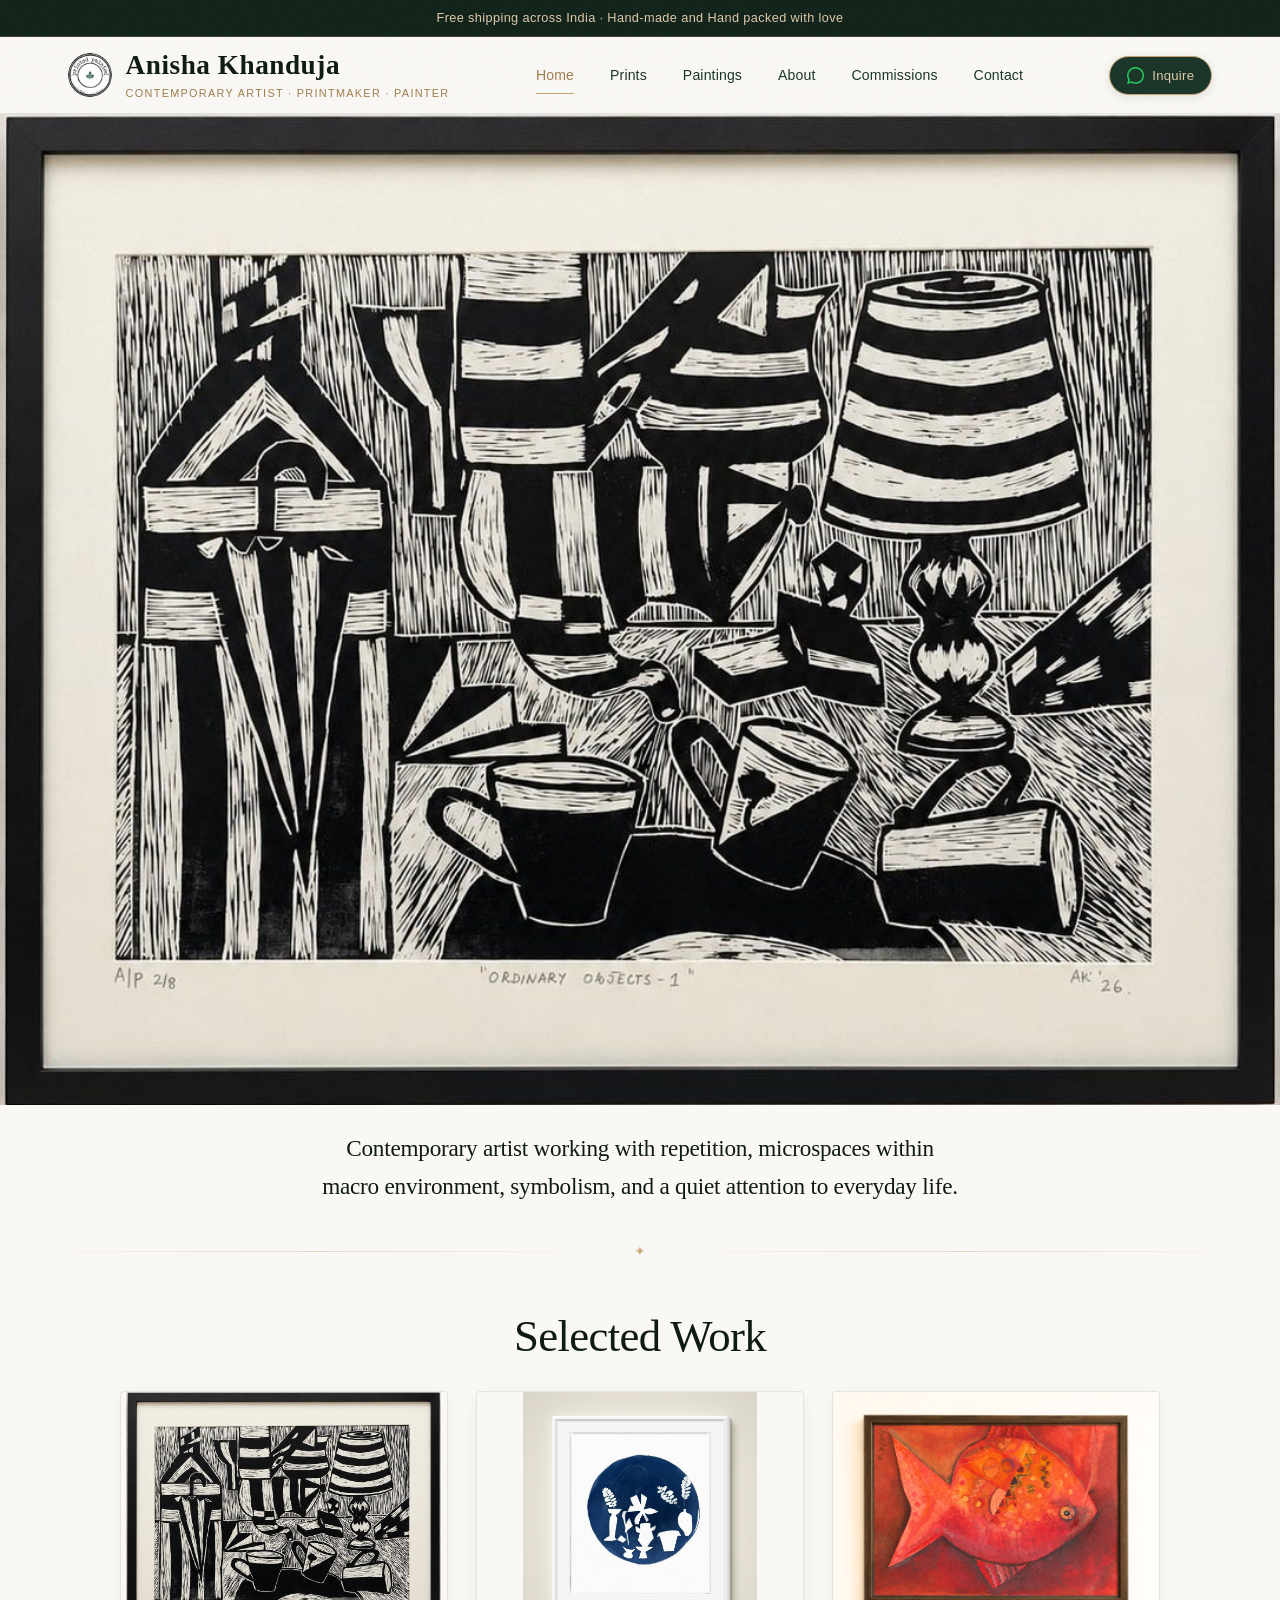
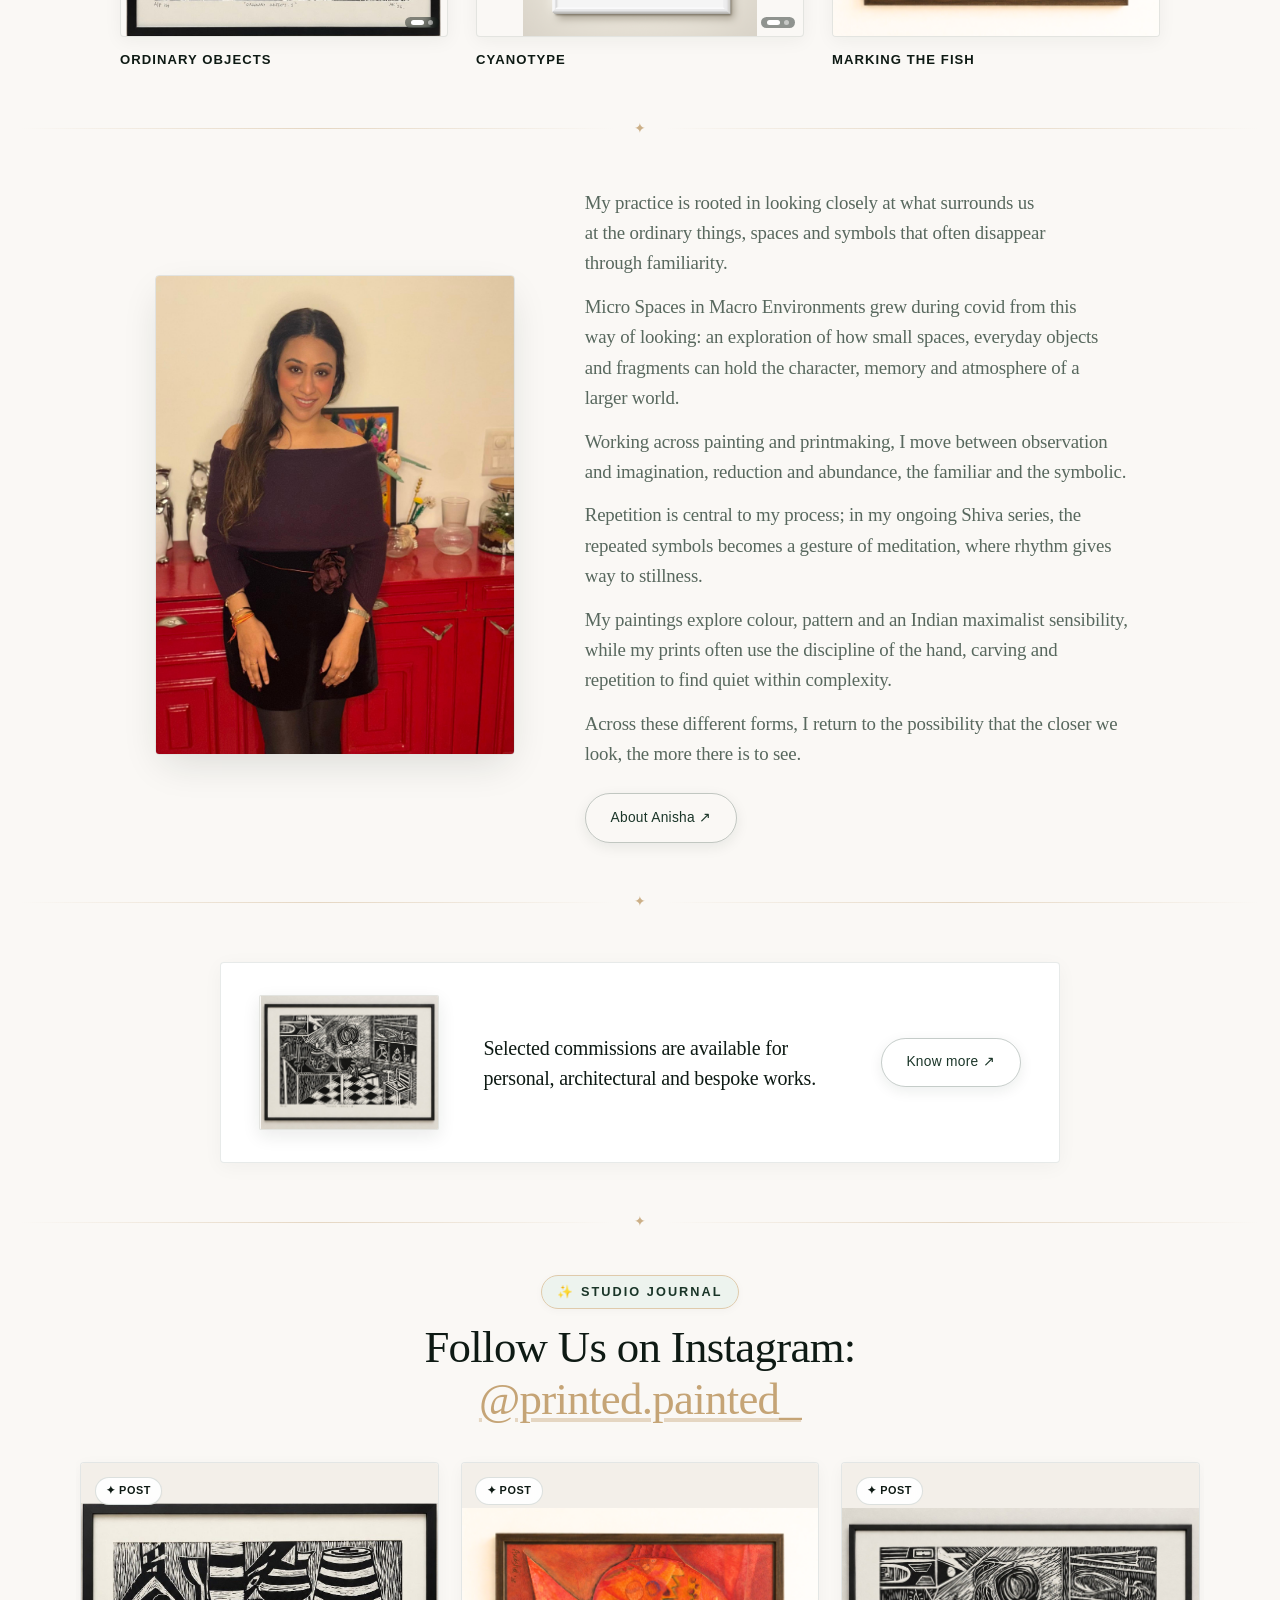
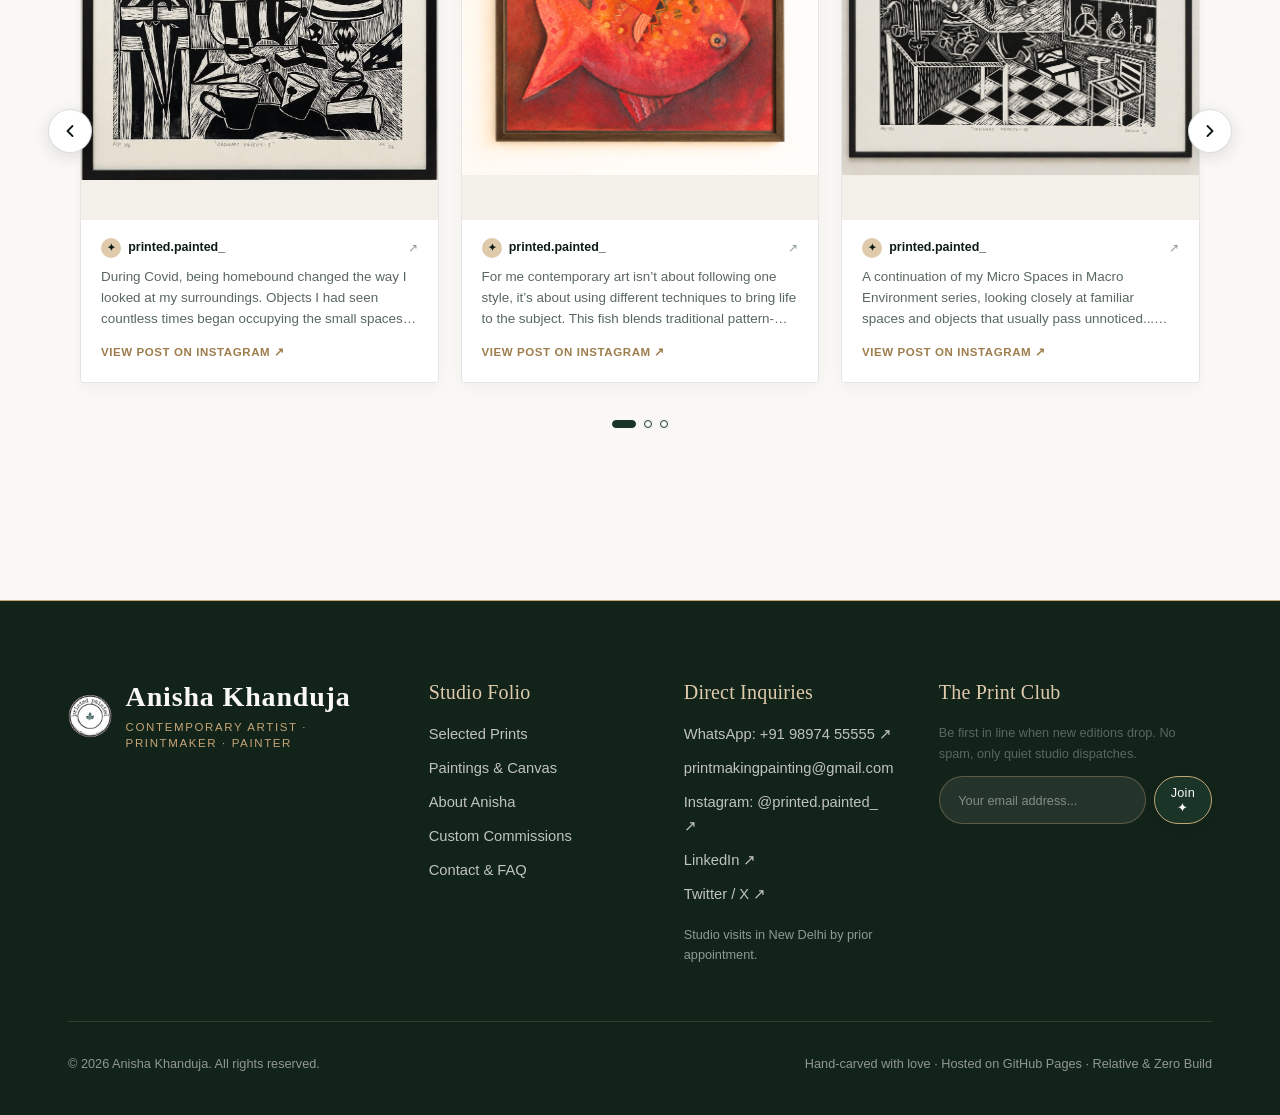
<file: index.html>
<!DOCTYPE html>
<html lang="en">
<head>
  <meta charset="UTF-8">
  <meta name="viewport" content="width=device-width, initial-scale=1.0">
  
  <!-- Security Directives -->
  <meta http-equiv="X-Content-Type-Options" content="nosniff">
  <meta name="referrer" content="strict-origin-when-cross-origin">
  <meta http-equiv="Permissions-Policy" content="camera=(), microphone=(), geolocation=()">
  <meta http-equiv="Content-Security-Policy" content="default-src 'self'; script-src 'self' 'unsafe-inline'; style-src 'self' 'unsafe-inline' https://fonts.googleapis.com; font-src 'self' https://fonts.gstatic.com data:; img-src 'self' data: https:; connect-src 'self' https://formsubmit.co; base-uri 'self'; form-action 'self' https://formsubmit.co;">
  
  <!-- Primary Meta Tags -->
  <title>Anisha Khanduja — Contemporary Artist · Printmaker · Painter</title>
  <meta name="title" content="Anisha Khanduja — Contemporary Artist · Printmaker · Painter">
  <meta name="description" content="Contemporary artist working with repetition, microspaces within macro environment, symbolism, and a quiet attention to everyday life. Original relief prints and paintings by Anisha Khanduja.">
  <meta name="keywords" content="contemporary artist, printmaker, painter, linocut prints, original paintings, relief printing, art monograph, Indian contemporary art">
  <meta name="author" content="Anisha Khanduja">

  <!-- Open Graph / Facebook / Instagram / WhatsApp -->
  <meta property="og:type" content="website">
  <meta property="og:title" content="Anisha Khanduja — Contemporary Artist · Printmaker · Painter">
  <meta property="og:description" content="Contemporary artist working with repetition, microspaces within macro environment, symbolism, and a quiet attention to everyday life.">
  <meta property="og:image" content="assets/img/prints/ordinary-objects-1.jpg">

  <!-- Twitter -->
  <meta property="twitter:card" content="summary_large_image">
  <meta property="twitter:title" content="Anisha Khanduja — Contemporary Artist · Printmaker · Painter">
  <meta property="twitter:description" content="Contemporary artist working with repetition, microspaces within macro environment, symbolism, and a quiet attention to everyday life.">
  <meta property="twitter:image" content="assets/img/prints/ordinary-objects-1.jpg">

  <!-- Favicon -->
  <link rel="icon" type="image/jpeg" href="assets/img/branding/logo.png">

  <!-- Google Fonts: Cormorant Garamond & Plus Jakarta Sans -->
  <link rel="preconnect" href="https://fonts.googleapis.com">
  <link rel="preconnect" href="https://fonts.gstatic.com" crossorigin>
  <link href="https://fonts.googleapis.com/css2?family=Cormorant+Garamond:ital,wght@0,300;0,400;0,500;0,600;0,700;1,400;1,500;1,600&family=Plus+Jakarta+Sans:ital,wght@0,300;0,400;0,500;0,600;0,700;1,400&display=swap" rel="stylesheet">

  <!-- Stylesheet (Relative Path for GitHub Pages) -->
  <link rel="stylesheet" href="css/style.css">
</head>
<body>

  <!-- Announcement Bar -->
  <div class="announcement-bar" role="region" aria-label="Announcement">
    <span>Free shipping across India · Hand-made and Hand packed with love</span>
  </div>

  <!-- Sticky Site Header -->
  <header class="site-header" id="header">
    <div class="container header-inner">
      <!-- Brand Wordmark -->
      <a href="./" class="brand" aria-label="Anisha Khanduja Studio Home">
        <img src="assets/img/branding/logo.png" alt="Anisha Khanduja Logo" class="brand-logo-img">
        <div class="brand-text">
          <span class="brand-name">Anisha Khanduja</span>
          <span class="brand-tagline">Contemporary Artist · Printmaker · Painter</span>
        </div>
      </a>

      <!-- Desktop Navigation -->
      <nav class="site-nav" aria-label="Main Navigation">
        <a href="./" class="nav-link active">Home</a>
        <a href="prints/" class="nav-link">Prints</a>
        <a href="paintings/" class="nav-link">Paintings</a>
        <a href="about/" class="nav-link">About</a>
        <a href="commissions/" class="nav-link">Commissions</a>
        <a href="contact/" class="nav-link">Contact</a>
      </nav>

      <!-- Header Actions (Inquire on WhatsApp & Mobile Menu) -->
      <div class="header-actions">
        <a href="https://wa.me/919897455555" class="header-wa-btn" target="_blank" rel="noopener" aria-label="Inquire on WhatsApp">
          <svg width="17" height="17" viewBox="0 0 24 24" fill="currentColor">
            <path d="M.057 24l1.687-6.163c-1.041-1.804-1.588-3.849-1.587-5.946.003-6.556 5.338-11.891 11.893-11.891 3.181.001 6.167 1.24 8.413 3.488 2.245 2.248 3.481 5.236 3.48 8.414-.003 6.557-5.338 11.892-11.893 11.892-1.99-.001-3.951-.5-5.688-1.448l-6.305 1.654zm6.597-3.807c1.676.995 3.276 1.591 5.392 1.592 5.448 0 9.886-4.434 9.889-9.885.002-5.462-4.415-9.89-9.881-9.892-5.452 0-9.887 4.434-9.889 9.884-.001 2.225.651 3.891 1.746 5.634l-.999 3.648 3.742-.981z"/>
          </svg>
          <span class="header-wa-text">Inquire</span>
        </a>

        <!-- Mobile Hamburger Button -->
        <button class="menu-toggle" id="menu-toggle-btn" aria-label="Toggle navigation menu" aria-expanded="false">
          <span></span>
          <span></span>
          <span></span>
        </button>
      </div>
    </div>
  </header>

  <!-- Mobile Navigation Overlay & Slide Panel -->
  <div class="mobile-nav-overlay" id="mobile-nav-overlay"></div>
  <aside class="mobile-nav-panel" id="mobile-nav-panel" aria-label="Mobile Navigation">
    <div class="mobile-nav-header">
      <div class="brand">
        <img src="assets/img/branding/logo.png" alt="Anisha Khanduja Logo" class="brand-logo-img">
        <div class="brand-text">
          <span class="brand-name">Anisha Khanduja</span>
          <span class="brand-tagline">Contemporary Artist · Printmaker · Painter</span>
        </div>
      </div>
      <button class="modal-close-btn" id="mobile-nav-close" aria-label="Close menu">&times;</button>
    </div>
    <nav class="mobile-nav-links">
      <a href="./" class="mobile-nav-link active">Home</a>
      <a href="prints/" class="mobile-nav-link">Prints</a>
      <a href="paintings/" class="mobile-nav-link">Paintings</a>
      <a href="about/" class="mobile-nav-link">About</a>
      <a href="commissions/" class="mobile-nav-link">Commissions</a>
      <a href="contact/" class="mobile-nav-link">Contact</a>
    </nav>
    <div class="mobile-nav-footer">
      <p style="font-size:var(--text-xs); color:var(--ink-muted); margin-bottom:1rem;">
        Questions about an edition or framing?
      </p>
      <a href="https://wa.me/919897455555" class="btn btn-whatsapp btn-full" target="_blank" rel="noopener">
        Chat on WhatsApp
      </a>
    </div>
  </aside>

  <!-- Main Page Content -->
  <main id="main-content">

    <!-- ================================================================
         HERO SECTION: Editorial Featured Artwork & Artist Intro
         ================================================================ -->
    <section class="hero-portfolio-section" id="hero">
      <!-- Full Horizontal Spread: Object 1 Covers the Entire Horizontal Space -->
      <div class="hero-fullwidth-spread reveal-on-scroll">
        <div class="hero-artwork-stage" id="hero-showcase-stage" title="Inspect relief ink texture">
          <div class="hero-artwork-mat">
            <img class="hero-showcase-img" id="hero-showcase-img" src="assets/img/prints/ordinary-objects-1.jpg" alt="Ordinary Objects I &mdash; artwork by Anisha Khanduja" width="1086" height="841" fetchpriority="high" decoding="async">
          </div>
          <div class="hero-loupe-lens" id="hero-loupe-lens"></div>
        </div>
      </div>

      <div class="container">
        <!-- Quiet Artist Intro (Beneath Featured Artwork, No Heading) -->
        <div class="hero-artist-intro-wrap reveal-on-scroll stagger-1">
          <p class="hero-artist-intro">
            Contemporary artist working with repetition, microspaces within macro environment, symbolism, and a quiet attention to everyday life.
          </p>
        </div>
      </div>
    </section>

    <!-- Gallery Architectural Divider -->
    <div class="gallery-divider" aria-hidden="true">
      <span class="divider-diamond">✦</span>
    </div>

    <!-- ================================================================
         SELECTED WORKS (4 Editorial Images in a Row)
         ================================================================ -->
    <section class="section selected-works-section" id="selected-works">
      <div class="container">
        
        <div class="section-header text-center reveal-on-scroll">
          <h2 class="section-title">Selected Work</h2>
        </div>

        <div class="selected-works-grid reveal-on-scroll">
          
          <!-- 1. ORDINARY OBJECTS (Object 1 & Object 3 Mini-Slideshow) -->
          <div class="selected-work-item">
            <a href="prints/" class="selected-work-card">
              <div class="selected-work-media mini-slideshow" data-mini-slideshow data-interval="3400">
                <img class="mini-slide active" src="assets/img/prints/ordinary-objects-1.jpg" alt="Ordinary Objects 1" loading="lazy">
                <img class="mini-slide" src="assets/img/prints/ordinary-objects-3.jpg" alt="Ordinary Objects 3" loading="lazy">
                <div class="mini-slide-indicators" aria-hidden="true">
                  <span class="mini-slide-dot active"></span>
                  <span class="mini-slide-dot"></span>
                </div>
              </div>
              <h3 class="selected-work-title">ORDINARY OBJECTS</h3>
            </a>
          </div>

          <!-- 2. CYANOTYPE (Cyanotype Circle & Cyanotype Food Slideshow) -->
          <div class="selected-work-item">
            <a href="prints/" class="selected-work-card">
              <div class="selected-work-media mini-slideshow" data-mini-slideshow data-interval="3400">
                <img class="mini-slide active" src="assets/img/cyanotype/cyanotype-circle.png" alt="Cyanotype Circle" loading="lazy">
                <img class="mini-slide" src="assets/img/cyanotype/cyanotype-food.png" alt="Cyanotype Food" loading="lazy">
                <div class="mini-slide-indicators" aria-hidden="true">
                  <span class="mini-slide-dot active"></span>
                  <span class="mini-slide-dot"></span>
                </div>
              </div>
              <h3 class="selected-work-title">CYANOTYPE</h3>
            </a>
          </div>

          <!-- 3. MARKING THE FISH -->
          <div class="selected-work-item">
            <a href="paintings/" class="selected-work-card">
              <div class="selected-work-media">
                <img src="assets/img/paintings/marking-the-fish.png" alt="Marking The Fish by Anisha Khanduja" loading="lazy">
              </div>
              <h3 class="selected-work-title">MARKING THE FISH</h3>
            </a>
          </div>

        </div>

      </div>
    </section>

    <!-- Gallery Architectural Divider -->
    <div class="gallery-divider" aria-hidden="true">
      <span class="divider-diamond">✦</span>
    </div>

    <!-- ================================================================
         ABOUT THE ARTIST (Short statement & photo parallel to text)
         ================================================================ -->
    <section class="section home-about-section" id="about-intro">
      <div class="container">
        <div class="home-about-parallel-grid reveal-on-scroll">
          <div class="home-about-media">
            <img src="assets/img/studio/anisha-khanduja.jpg" alt="Anisha Khanduja in the studio" loading="lazy">
          </div>
          <div class="home-about-content">
            <div class="home-about-text">
              <p>My practice is rooted in looking closely at what surrounds us at the ordinary things, spaces and symbols that often disappear through familiarity.</p>
              <p>Micro Spaces in Macro Environments grew during covid from this way of looking: an exploration of how small spaces, everyday objects and fragments can hold the character, memory and atmosphere of a larger world.</p>
              <p>Working across painting and printmaking, I move between observation and imagination, reduction and abundance, the familiar and the symbolic.</p>
              <p>Repetition is central to my process; in my ongoing Shiva series, the repeated symbols becomes a gesture of meditation, where rhythm gives way to stillness.</p>
              <p>My paintings explore colour, pattern and an Indian maximalist sensibility, while my prints often use the discipline of the hand, carving and repetition to find quiet within complexity.</p>
              <p>Across these different forms, I return to the possibility that the closer we look, the more there is to see.</p>
            </div>
            <div class="home-about-action">
              <a href="about/" class="btn btn-secondary">
                About Anisha ↗
              </a>
            </div>
          </div>
        </div>
      </div>
    </section>

    <!-- Gallery Architectural Divider -->
    <div class="gallery-divider" aria-hidden="true">
      <span class="divider-diamond">✦</span>
    </div>

    <!-- ================================================================
         COMMISSIONS SECTION (Object 3 image reduced, adjacent in same horizon)
         ================================================================ -->
    <section class="section home-commissions-section" id="commissions-intro">
      <div class="container">
        <div class="home-commissions-horizon-wrap reveal-on-scroll">
          <!-- Reduced Compact Image: Object 3 Art Piece -->
          <div class="home-commissions-thumb">
            <img src="assets/img/prints/ordinary-objects-3.jpg" alt="Ordinary Objects III linocut print by Anisha Khanduja" loading="lazy">
          </div>
          <!-- Adjacent in Same Horizon: Text & CTA -->
          <div class="home-commissions-horizon-content">
            <p class="home-commissions-text">
              Selected commissions are available for personal, architectural and bespoke works.
            </p>
            <div class="home-commissions-action">
              <a href="commissions/" class="btn btn-secondary">
                Know more ↗
              </a>
            </div>
          </div>
        </div>
      </div>
    </section>

    <!-- Gallery Architectural Divider -->
    <div class="gallery-divider" aria-hidden="true">
      <span class="divider-diamond">✦</span>
    </div>

    <!-- ================================================================
         INSTAGRAM FEEDS & REELS SLIDESHOW
         ================================================================ -->
    <section class="section insta-strip-section" id="instagram">
      <div class="container">
        <div class="section-header text-center reveal-on-scroll">
          <div class="eyebrow">✨ Studio Journal</div>
          <h2 class="section-title">Follow Us on Instagram: <a href="https://www.instagram.com/printed.painted_/" target="_blank" rel="noopener" class="insta-title-link">@printed.painted_</a></h2>
        </div>

        <!-- Carousel Container -->
        <div class="insta-carousel-wrap reveal-on-scroll stagger-1" id="insta-carousel" aria-roledescription="carousel" aria-label="Instagram posts and reels">
          
          <!-- Prev / Next Controls -->
          <button class="insta-nav-btn insta-prev-btn" id="insta-prev-btn" aria-label="Previous Instagram slide" type="button">
            <svg width="20" height="20" viewBox="0 0 24 24" fill="none" stroke="currentColor" stroke-width="2.2" stroke-linecap="round" stroke-linejoin="round">
              <polyline points="15 18 9 12 15 6"></polyline>
            </svg>
          </button>
          
          <button class="insta-nav-btn insta-next-btn" id="insta-next-btn" aria-label="Next Instagram slide" type="button">
            <svg width="20" height="20" viewBox="0 0 24 24" fill="none" stroke="currentColor" stroke-width="2.2" stroke-linecap="round" stroke-linejoin="round">
              <polyline points="9 18 15 12 9 6"></polyline>
            </svg>
          </button>

          <!-- Slides Track Window -->
          <div class="insta-carousel-viewport" id="insta-viewport">
            <div class="insta-carousel-track" id="insta-track">
              <!-- Slide 1: Post (Ordinary Objects 1) -->
              <div class="insta-slide" data-type="post">
                <a href="https://www.instagram.com/printed.painted_/p/Ddq5JgoifHd/" target="_blank" rel="noopener" class="insta-slide-card" aria-label="View Ordinary Objects 1 post on Instagram">
                  <div class="insta-slide-media">
                    <img src="assets/img/prints/ordinary-objects-1.jpg" alt="Ordinary Objects 1 linocut print" loading="lazy">
                    <span class="insta-badge insta-badge-post">
                      ✦ Post
                    </span>
                  </div>
                  <div class="insta-slide-meta">
                    <div class="insta-account-row">
                      <span class="insta-avatar">✦</span>
                      <span class="insta-username">printed.painted_</span>
                      <span class="insta-icon-glyph">↗</span>
                    </div>
                    <p class="insta-caption">During Covid, being homebound changed the way I looked at my surroundings. Objects I had seen countless times began occupying the small spaces of home as micro spaces within a macro environment.</p>
                    <span class="insta-view-cta">View Post on Instagram ↗</span>
                  </div>
                </a>
              </div>

              <!-- Slide 2: Post (Marking The Fish) -->
              <div class="insta-slide" data-type="post">
                <a href="https://www.instagram.com/printed.painted_/" target="_blank" rel="noopener" class="insta-slide-card" aria-label="View Marking The Fish post on Instagram">
                  <div class="insta-slide-media">
                    <img src="assets/img/paintings/marking-the-fish.png" alt="Marking The Fish acrylic painting on paper" loading="lazy">
                    <span class="insta-badge insta-badge-post">
                      ✦ Post
                    </span>
                  </div>
                  <div class="insta-slide-meta">
                    <div class="insta-account-row">
                      <span class="insta-avatar">✦</span>
                      <span class="insta-username">printed.painted_</span>
                      <span class="insta-icon-glyph">↗</span>
                    </div>
                    <p class="insta-caption">For me contemporary art isn&rsquo;t about following one style, it&rsquo;s about using different techniques to bring life to the subject. This fish blends traditional pattern-making with bold, unapologetic colour.</p>
                    <span class="insta-view-cta">View Post on Instagram ↗</span>
                  </div>
                </a>
              </div>

              <!-- Slide 3: Post (Ordinary Objects 3) -->
              <div class="insta-slide" data-type="post">
                <a href="https://www.instagram.com/p/Ddjf5peDSTY/" target="_blank" rel="noopener" class="insta-slide-card" aria-label="View Ordinary Objects 3 post on Instagram">
                  <div class="insta-slide-media">
                    <img src="assets/img/prints/ordinary-objects-3.jpg" alt="Ordinary Objects 3 linocut print" loading="lazy">
                    <span class="insta-badge insta-badge-post">
                      ✦ Post
                    </span>
                  </div>
                  <div class="insta-slide-meta">
                    <div class="insta-account-row">
                      <span class="insta-avatar">✦</span>
                      <span class="insta-username">printed.painted_</span>
                      <span class="insta-icon-glyph">↗</span>
                    </div>
                    <p class="insta-caption">A continuation of my Micro Spaces in Macro Environment series, looking closely at familiar spaces and objects that usually pass unnoticed... When you sit down to document, you start noticing ordinary things which make home, home.</p>
                    <span class="insta-view-cta">View Post on Instagram ↗</span>
                  </div>
                </a>
              </div>

              <!-- Slide 4: Post (Cyanotype Circle) -->
              <div class="insta-slide" data-type="post">
                <a href="https://www.instagram.com/printed.painted_/" target="_blank" rel="noopener" class="insta-slide-card" aria-label="View Cyanotype Circle on Instagram">
                  <div class="insta-slide-media">
                    <img src="assets/img/prints/cyanotype-circle.png" alt="Cyanotype Circle sun print" loading="lazy">
                    <span class="insta-badge insta-badge-post">
                      ✦ Post
                    </span>
                  </div>
                  <div class="insta-slide-meta">
                    <div class="insta-account-row">
                      <span class="insta-avatar">✦</span>
                      <span class="insta-username">printed.painted_</span>
                      <span class="insta-icon-glyph">↗</span>
                    </div>
                    <p class="insta-caption">Natural solar exposure and water development. Prussian blue tones capturing shadows in sunlight &mdash; an exploration of light, chance, and quiet presence.</p>
                    <span class="insta-view-cta">View Post on Instagram ↗</span>
                  </div>
                </a>
              </div>

              <!-- Slide 5: Post (Foliage Painting) -->
              <div class="insta-slide" data-type="post">
                <a href="https://www.instagram.com/printed.painted_/" target="_blank" rel="noopener" class="insta-slide-card" aria-label="View Foliage painting post on Instagram">
                  <div class="insta-slide-media">
                    <img src="assets/img/paintings/forest-painting.jpg" alt="Foliage painting by Anisha Khanduja" loading="lazy">
                    <span class="insta-badge insta-badge-post">
                      ✦ Post
                    </span>
                  </div>
                  <div class="insta-slide-meta">
                    <div class="insta-account-row">
                      <span class="insta-avatar">✦</span>
                      <span class="insta-username">printed.painted_</span>
                      <span class="insta-icon-glyph">↗</span>
                    </div>
                    <p class="insta-caption">Spent hours painting this and can now confirm: Nature has its own unique shades. It knows how to balance itself perfectly-imperfectly.</p>
                    <span class="insta-view-cta">View Post on Instagram ↗</span>
                  </div>
                </a>
              </div>
            </div>
          </div>

          <!-- Pagination Dots -->
          <div class="insta-carousel-dots" id="insta-dots" aria-label="Slideshow indicators"></div>
          
        </div>

        <!-- Follow on Instagram Action Card -->
        <div class="insta-follow-card reveal-on-scroll stagger-2">
          <div class="insta-follow-content">
            <span class="insta-handle-pill">@printed.painted_</span>
            <p class="insta-follow-text">
              Join <strong>@printed.painted_</strong> on Instagram for behind-the-scenes carve timelapses, new edition announcements, and direct studio messaging.
            </p>
          </div>
          <a href="https://www.instagram.com/printed.painted_/" target="_blank" rel="noopener" class="btn btn-secondary insta-follow-btn">
            Follow on Instagram ↗
          </a>
        </div>

      </div>
    </section>

  </main>

  <!-- ====================================================================
       SITE FOOTER
       ==================================================================== -->
  <footer class="site-footer" id="contact">
    <div class="container">
      <div class="footer-grid">
        <!-- Col 1: Brand & Tagline -->
        <div class="footer-brand">
          <a href="./" class="brand">
            <img src="assets/img/branding/logo.png" alt="Anisha Khanduja Logo" class="brand-logo-img">
            <div class="brand-text">
              <span class="brand-name">Anisha Khanduja</span>
              <span class="brand-tagline">Contemporary Artist · Printmaker · Painter</span>
            </div>
          </a>
        </div>

        <!-- Col 2: Navigation -->
        <div>
          <h4 class="footer-col-title">Studio Folio</h4>
          <div class="footer-links">
            <a href="prints/">Selected Prints</a>
            <a href="paintings/">Paintings & Canvas</a>
            <a href="about/">About Anisha</a>
            <a href="commissions/">Custom Commissions</a>
            <a href="contact/">Contact & FAQ</a>
          </div>
        </div>

        <!-- Col 3: Direct Inquiries -->
        <div>
          <h4 class="footer-col-title">Direct Inquiries</h4>
          <div class="footer-links">
            <a href="https://wa.me/919897455555" target="_blank" rel="noopener">WhatsApp: +91 98974 55555 ↗</a>
            <a href="mailto:printmakingpainting@gmail.com">printmakingpainting@gmail.com</a>
            <a href="https://www.instagram.com/printed.painted_/" target="_blank" rel="noopener">Instagram: @printed.painted_ ↗</a>
            <a href="https://www.linkedin.com/in/dr-anisha-khanduja-98795b39?utm_source=share_via&utm_content=profile&utm_medium=member_android" target="_blank" rel="noopener">LinkedIn ↗</a>
            <a href="https://x.com/AnishaKhanduja?s=20" target="_blank" rel="noopener">Twitter / X ↗</a>
            <span style="font-size:var(--text-xs); color:var(--ink-muted); margin-top:0.5rem;">
              Studio visits in New Delhi by prior appointment.
            </span>
          </div>
        </div>

        <!-- Col 4: Newsletter -->
        <div>
          <h4 class="footer-col-title">The Print Club</h4>
          <p style="font-size:var(--text-xs); color:var(--ink-light); margin-bottom:0.5rem;">
            Be first in line when new editions drop. No spam, only quiet studio dispatches.
          </p>
          <form class="newsletter-form" id="newsletter-form" action="https://formsubmit.co/printmakingpainting@gmail.com" method="POST">
            <input type="hidden" name="_subject" value="New Print Club Subscriber — Anisha Khanduja Studio">
            <input type="hidden" name="_template" value="table">
            <input type="hidden" name="_captcha" value="false">
            <input type="email" name="email" class="newsletter-input" placeholder="Your email address..." required aria-label="Your email address">
            <button type="submit" class="btn btn-sm btn-primary">Join ✦</button>
          </form>
        </div>
      </div>

      <!-- Footer Bottom -->
      <div class="footer-bottom">
        <div>
          © <span id="copyright-year">2026</span> Anisha Khanduja. All rights reserved.
        </div>
        <div>
          Hand-carved with love · Hosted on GitHub Pages · Relative & Zero Build
        </div>
      </div>
    </div>
  </footer>



  <!-- ====================================================================
       ARTWORK DETAIL MODAL (LIGHTBOX)
       ==================================================================== -->
  <div class="modal-overlay" id="artwork-modal-overlay" role="dialog" aria-modal="true" aria-label="Artwork Details">
    <div class="modal-dialog" id="artwork-modal-dialog"></div>
  </div>

  <!-- ====================================================================
       SCRIPTS (Plain Vanilla JS, Zero Build Step, Zero CORS Issues)
       ==================================================================== -->
  <script src="assets/data/products.js"></script>
  <script src="js/cart.js"></script>
  <script src="js/gallery.js"></script>
  <script src="js/ui.js"></script>
  <script src="js/main.js"></script>
</body>
</html>
</file>
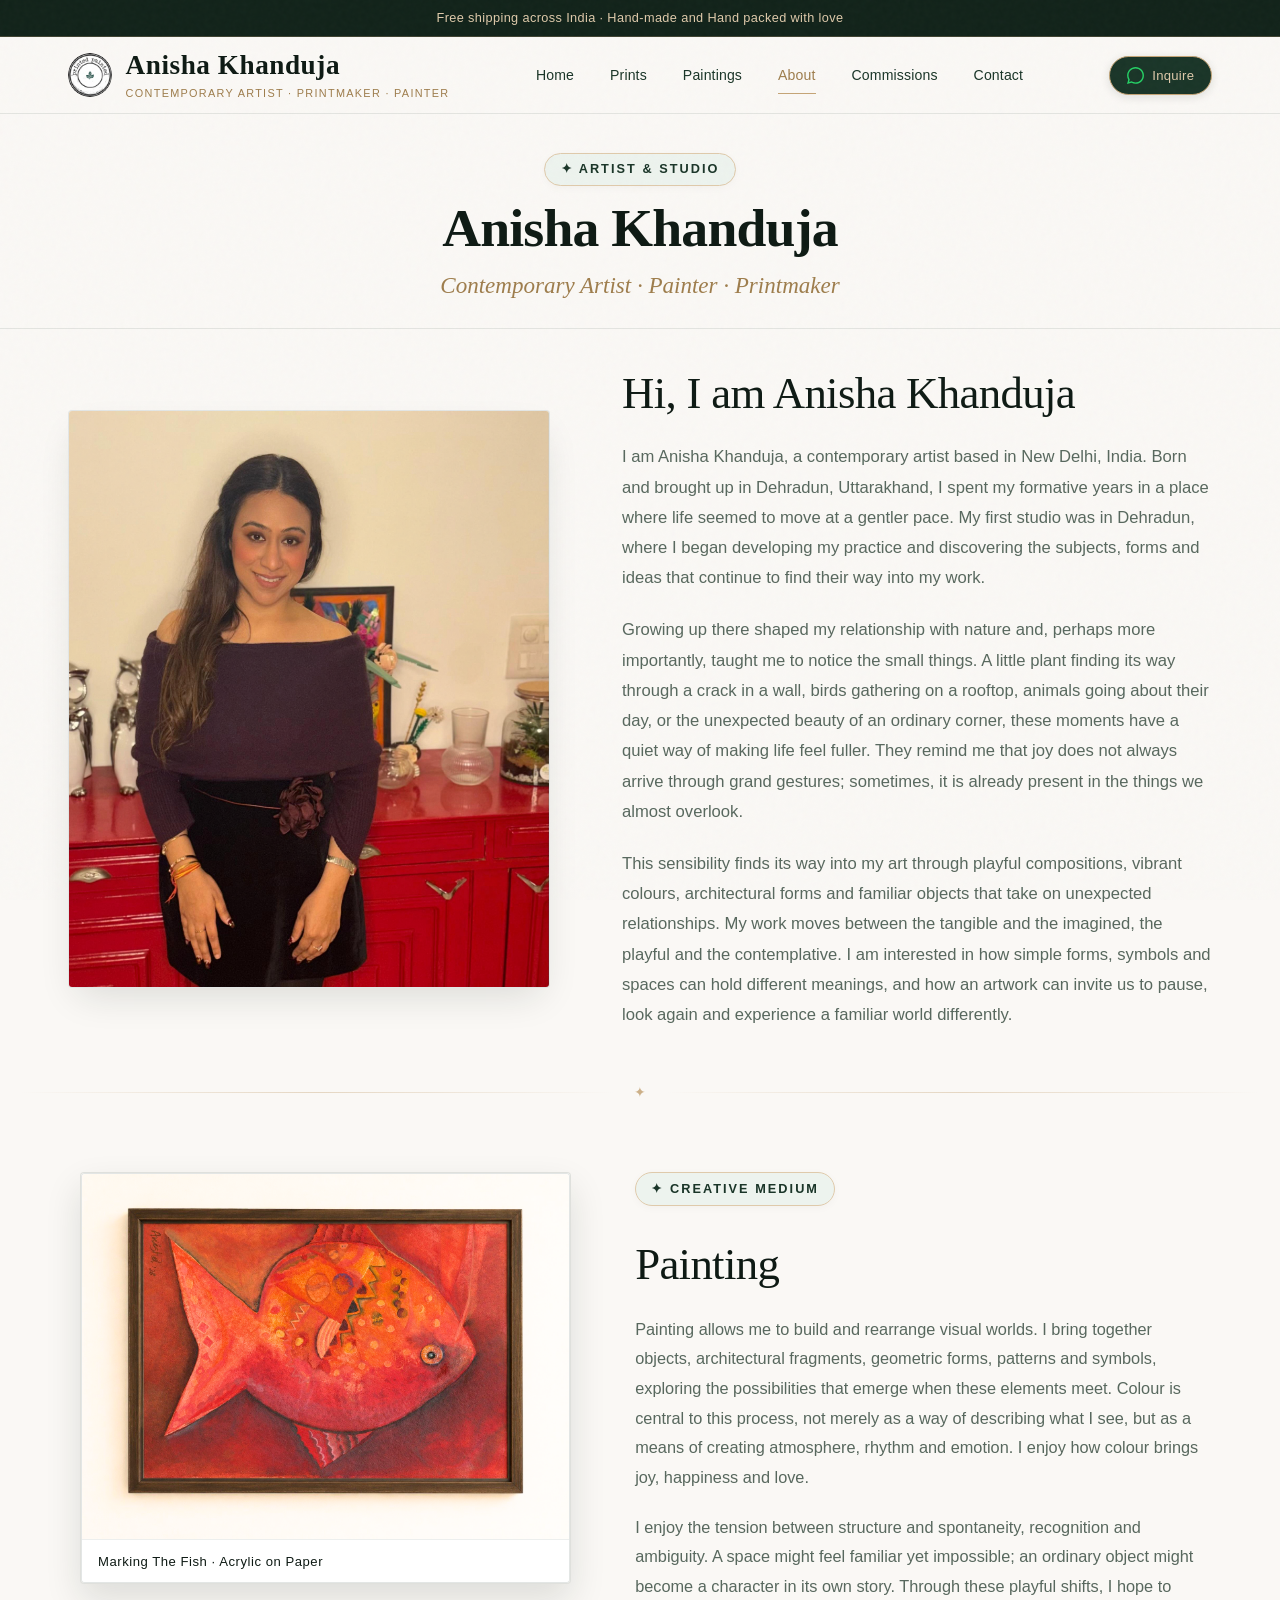
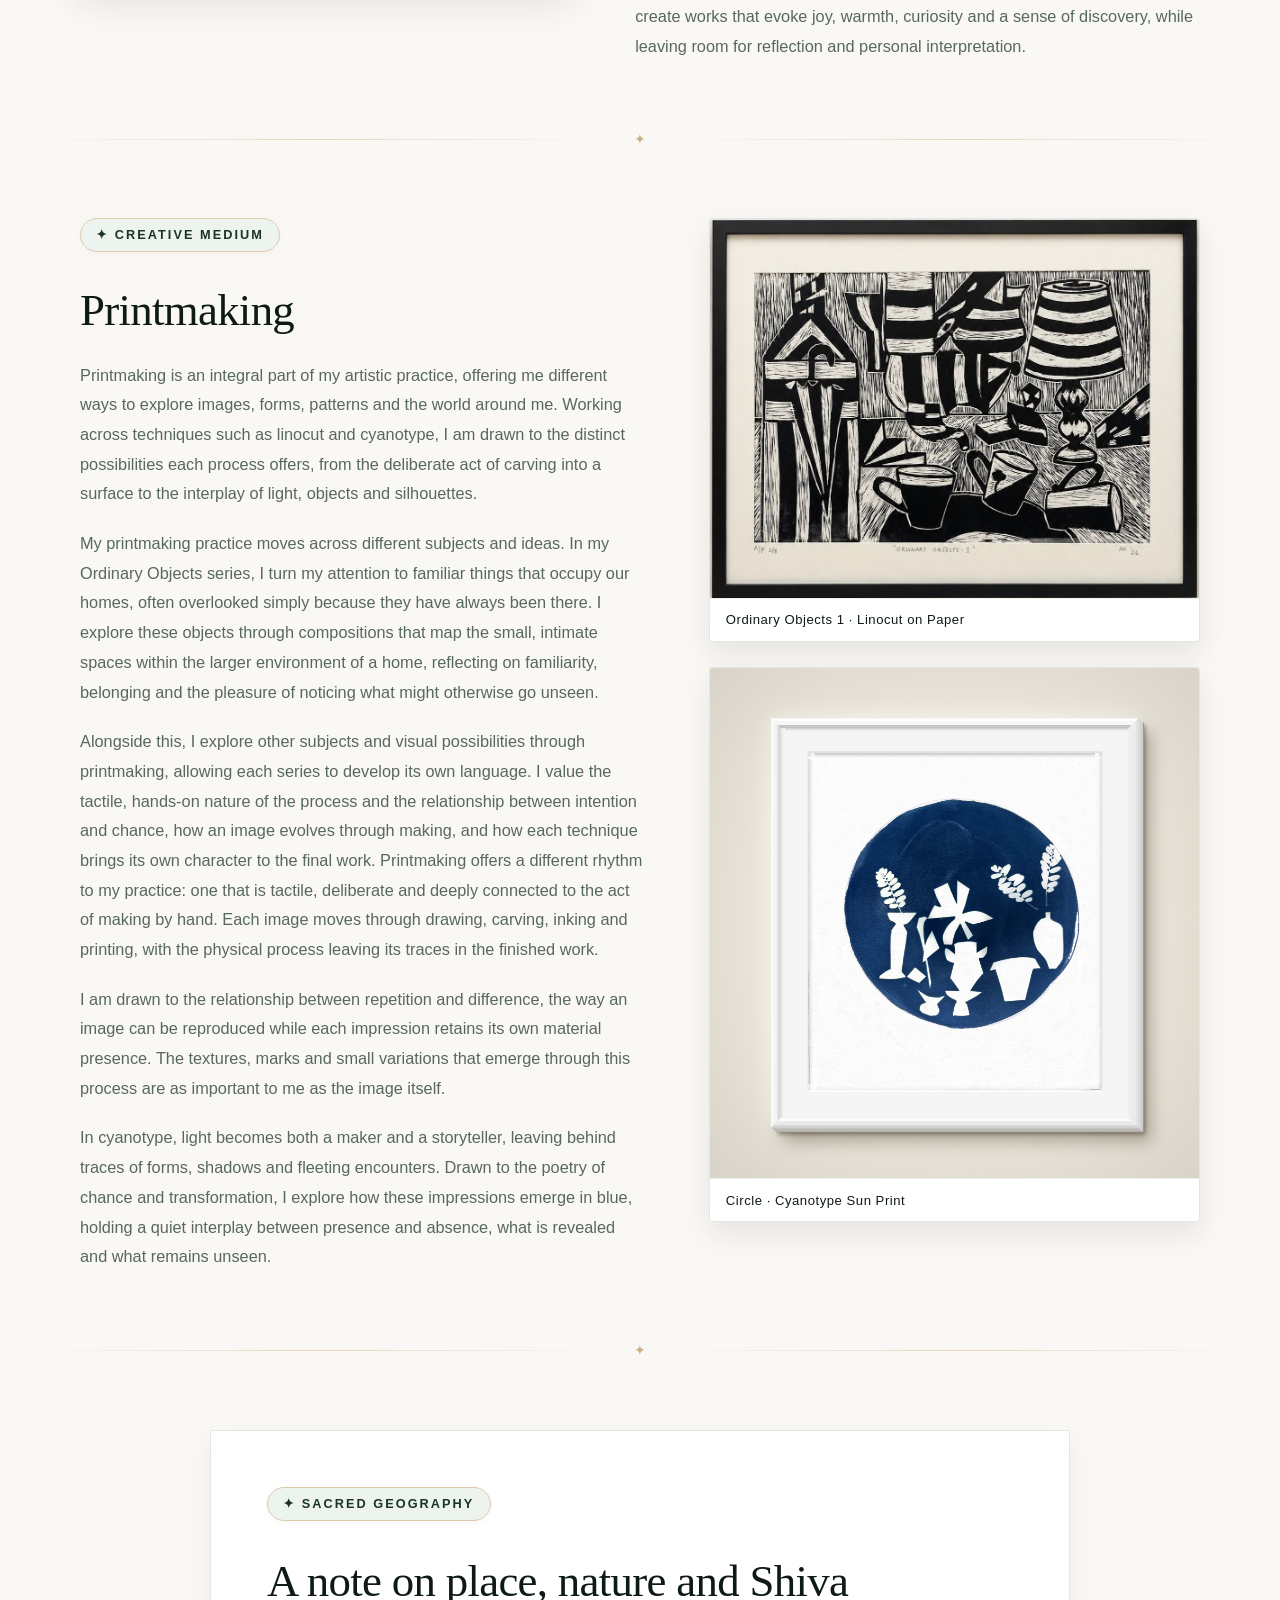
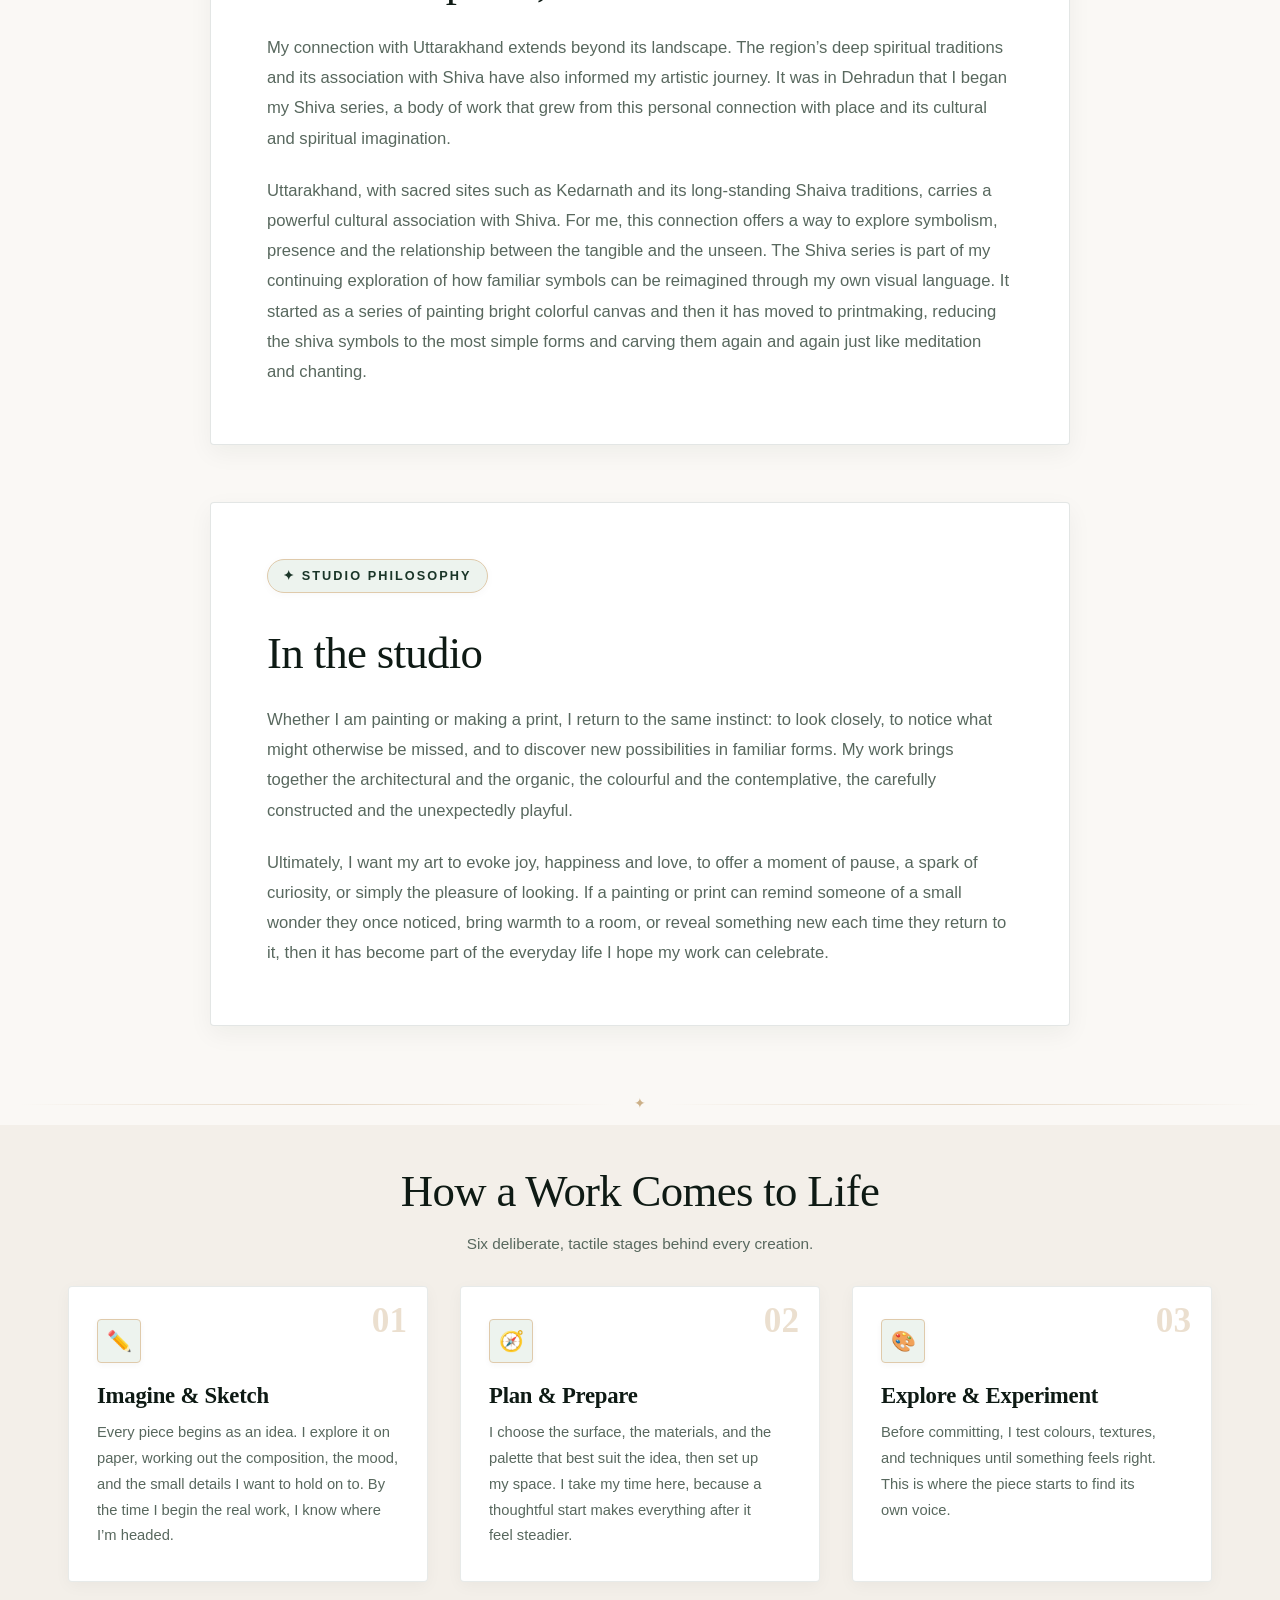
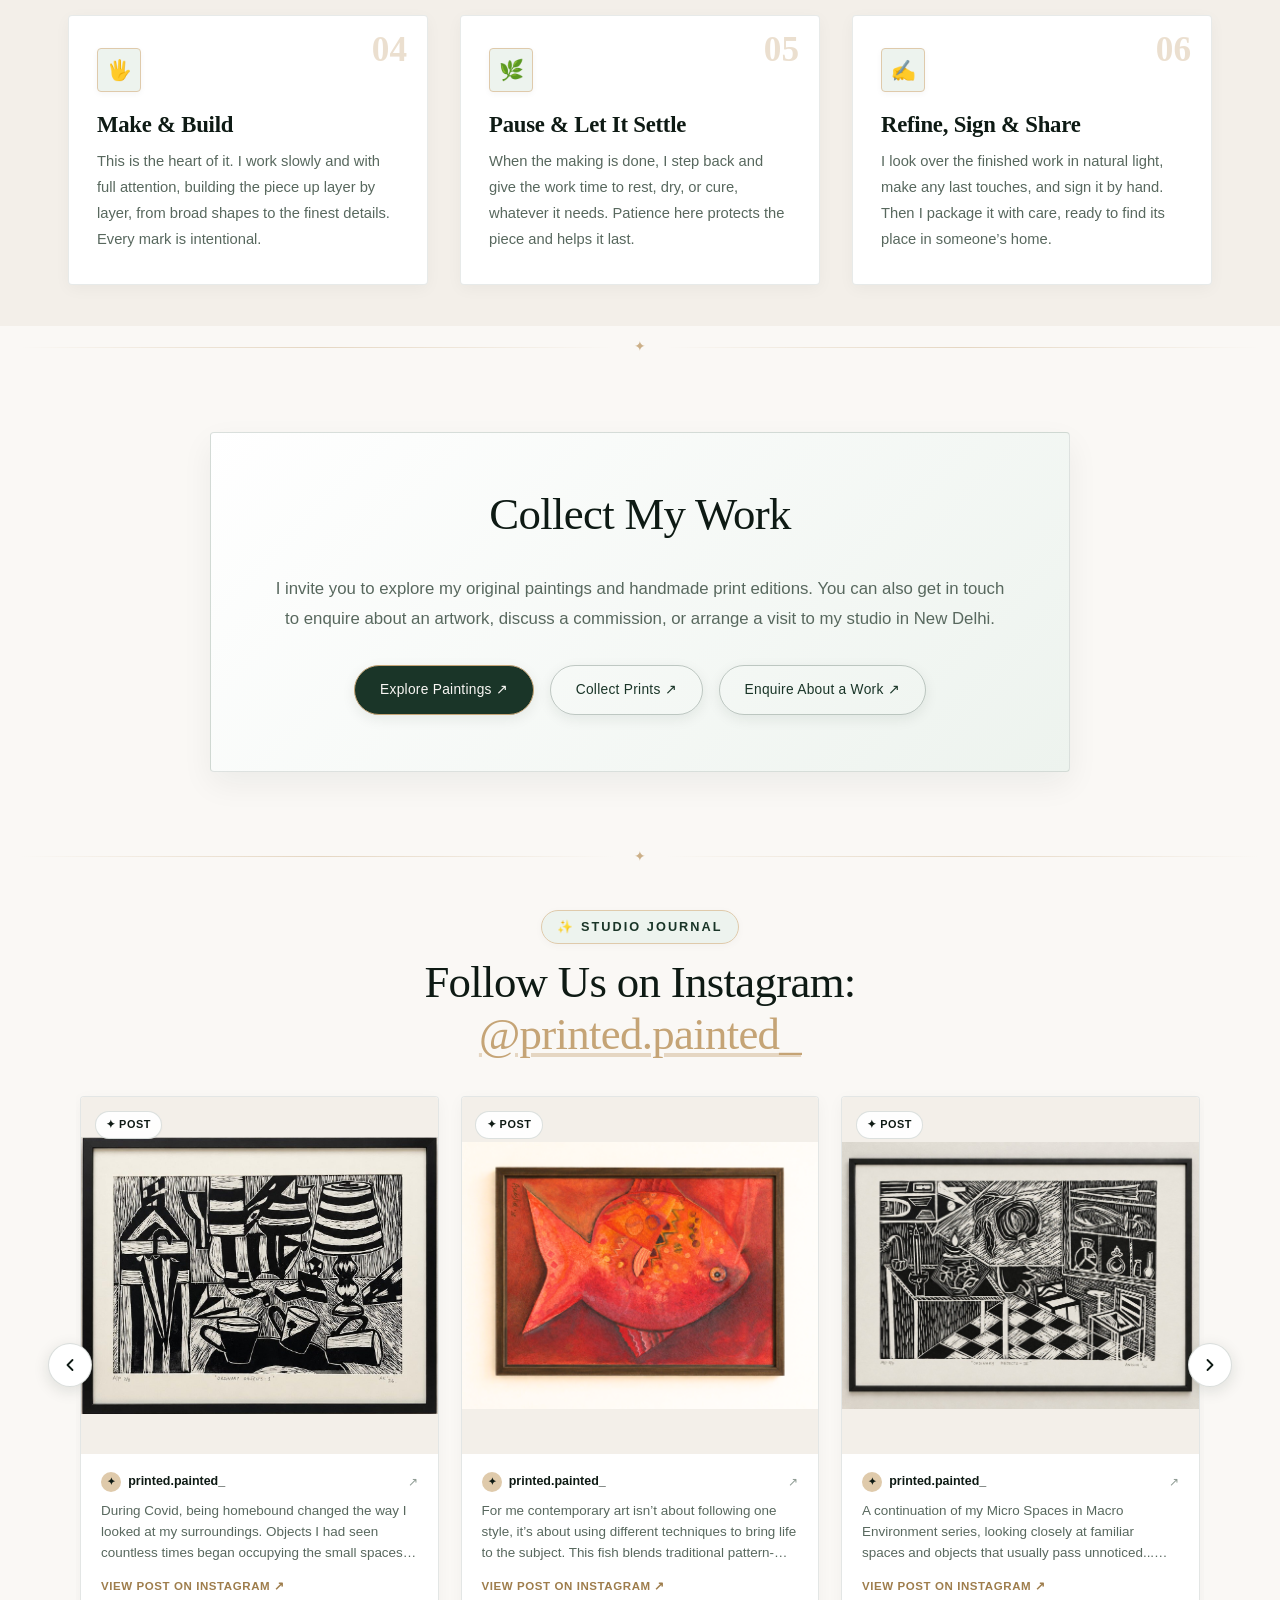
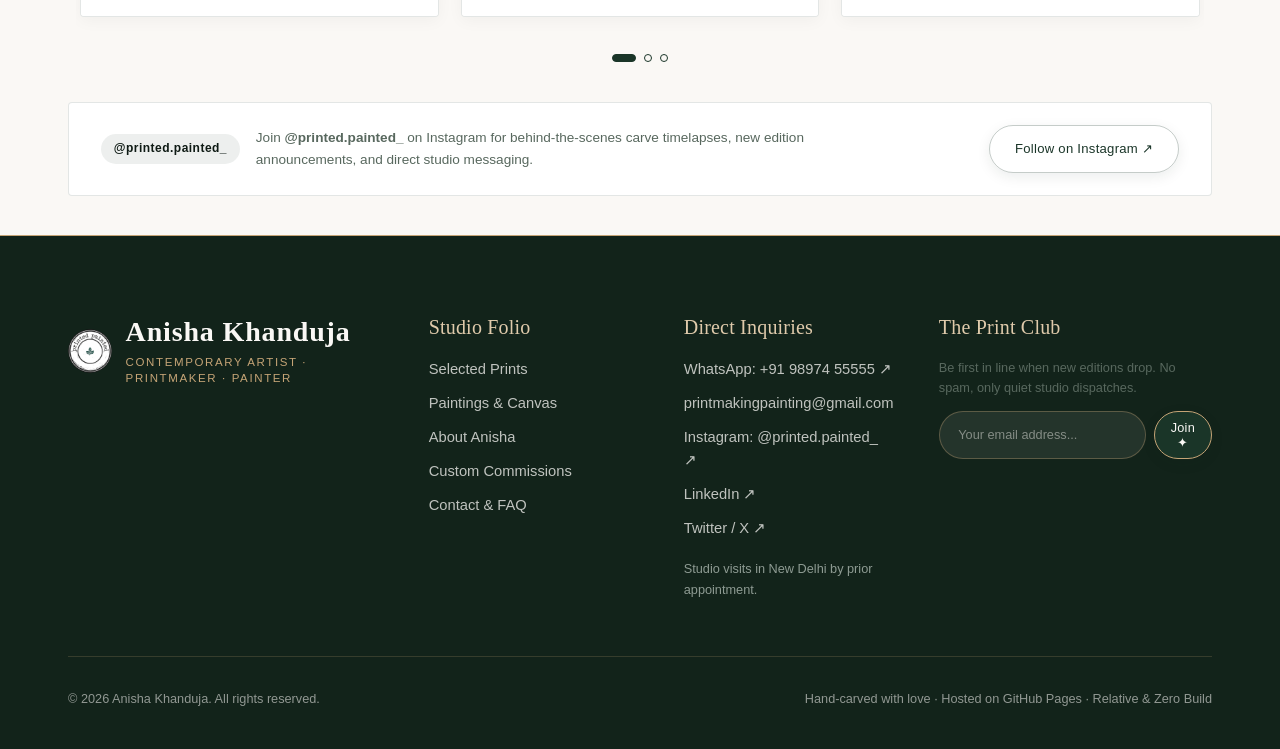
<file: about/index.html>
<!DOCTYPE html>
<html lang="en">
<head>
  <meta charset="UTF-8">
  <meta name="viewport" content="width=device-width, initial-scale=1.0">

  <!-- Security Directives -->
  <meta http-equiv="X-Content-Type-Options" content="nosniff">
  <meta name="referrer" content="strict-origin-when-cross-origin">
  <meta http-equiv="Permissions-Policy" content="camera=(), microphone=(), geolocation=()">
  <meta http-equiv="Content-Security-Policy" content="default-src 'self'; script-src 'self' 'unsafe-inline'; style-src 'self' 'unsafe-inline' https://fonts.googleapis.com; font-src 'self' https://fonts.gstatic.com data:; img-src 'self' data: https:; connect-src 'self' https://formsubmit.co; base-uri 'self'; form-action 'self' https://formsubmit.co;">

  <title>About Anisha Khanduja — Contemporary Artist · Printmaker · Painter</title>
  <meta name="description" content="Biography, craft philosophy, and step-by-step studio printmaking process of contemporary artist and printmaker Anisha Khanduja in New Delhi, India.">
  <meta name="author" content="Anisha Khanduja">
  <link rel="canonical" href="https://anishakhanduja.com/about/">

  <!-- Open Graph / Meta -->
  <meta property="og:type" content="website">
  <meta property="og:title" content="About Anisha Khanduja — Contemporary Artist · Printmaker · Painter">
  <meta property="og:description" content="Dedicated to quiet, tactile relief editions and works on canvas. Working with repetition, microspaces, and slow craft.">
  <meta property="og:image" content="../assets/img/studio/artist-anisha.svg">

  <!-- Favicon -->
  <link rel="icon" type="image/jpeg" href="../assets/img/branding/logo.png">

  <!-- Google Fonts: Cormorant Garamond & Plus Jakarta Sans -->
  <link rel="preconnect" href="https://fonts.googleapis.com">
  <link rel="preconnect" href="https://fonts.gstatic.com" crossorigin>
  <link href="https://fonts.googleapis.com/css2?family=Cormorant+Garamond:ital,wght@0,300;0,400;0,500;0,600;0,700;1,400;1,500;1,600&family=Plus+Jakarta+Sans:ital,wght@0,300;0,400;0,500;0,600;0,700;1,400&display=swap" rel="stylesheet">

  <!-- Stylesheets -->
  <link rel="stylesheet" href="../css/tokens.css">
  <link rel="stylesheet" href="../css/base.css">
  <link rel="stylesheet" href="../css/components.css">
  <link rel="stylesheet" href="../css/utilities.css">
</head>
<body>
  <!-- Atmospheric Film Grain Overlay -->
  <div class="film-grain" aria-hidden="true"></div>

  <!-- Announcement Bar -->
  <div class="announcement-bar" role="region" aria-label="Announcement">
    <div class="container announcement-inner">
      <span>Free shipping across India · Hand-made and Hand packed with love</span>
    </div>
  </div>

  <!-- Site Header -->
  <header class="site-header" id="header">
    <div class="container header-inner">
      <!-- Brand Wordmark -->
      <a href="../" class="brand" aria-label="Anisha Khanduja Studio Home">
        <img src="../assets/img/branding/logo.png" alt="Anisha Khanduja Logo" class="brand-logo-img">
        <div class="brand-text">
          <span class="brand-name">Anisha Khanduja</span>
          <span class="brand-tagline">Contemporary Artist · Printmaker · Painter</span>
        </div>
      </a>

      <!-- Desktop Navigation -->
      <nav class="site-nav" aria-label="Main Navigation">
        <a href="../" class="nav-link">Home</a>
        <a href="../prints/" class="nav-link">Prints</a>
        <a href="../paintings/" class="nav-link">Paintings</a>
        <a href="../about/" class="nav-link active">About</a>
        <a href="../commissions/" class="nav-link">Commissions</a>
        <a href="../contact/" class="nav-link">Contact</a>
      </nav>

      <!-- Header Actions (Inquire on WhatsApp & Mobile Menu) -->
      <div class="header-actions">
        <a href="https://wa.me/919897455555" class="header-wa-btn" target="_blank" rel="noopener" aria-label="Inquire on WhatsApp">
          <svg width="17" height="17" viewBox="0 0 24 24" fill="currentColor">
            <path d="M.057 24l1.687-6.163c-1.041-1.804-1.588-3.849-1.587-5.946.003-6.556 5.338-11.891 11.893-11.891 3.181.001 6.167 1.24 8.413 3.488 2.245 2.248 3.481 5.236 3.48 8.414-.003 6.557-5.338 11.892-11.893 11.892-1.99-.001-3.951-.5-5.688-1.448l-6.305 1.654zm6.597-3.807c1.676.995 3.276 1.591 5.392 1.592 5.448 0 9.886-4.434 9.889-9.885.002-5.462-4.415-9.89-9.881-9.892-5.452 0-9.887 4.434-9.889 9.884-.001 2.225.651 3.891 1.746 5.634l-.999 3.648 3.742-.981z"/>
          </svg>
          <span class="header-wa-text">Inquire</span>
        </a>

        <!-- Mobile Hamburger Button -->
        <button class="menu-toggle" id="menu-toggle-btn" aria-label="Toggle navigation menu" aria-expanded="false">
          <span></span>
          <span></span>
          <span></span>
        </button>
      </div>
    </div>
  </header>

  <!-- Mobile Navigation Overlay & Slide Panel -->
  <div class="mobile-nav-overlay" id="mobile-nav-overlay"></div>
  <aside class="mobile-nav-panel" id="mobile-nav-panel" aria-label="Mobile Navigation">
    <div class="mobile-nav-header">
      <div class="brand">
        <img src="../assets/img/branding/logo.png" alt="Anisha Khanduja Logo" class="brand-logo-img">
        <div class="brand-text">
          <span class="brand-name">Anisha Khanduja</span>
          <span class="brand-tagline">Contemporary Artist · Printmaker · Painter</span>
        </div>
      </div>
      <button class="modal-close-btn" id="mobile-nav-close" aria-label="Close menu">&times;</button>
    </div>
    <nav class="mobile-nav-links">
      <a href="../" class="mobile-nav-link">Home</a>
      <a href="../prints/" class="mobile-nav-link">Prints</a>
      <a href="../paintings/" class="mobile-nav-link">Paintings</a>
      <a href="../about/" class="mobile-nav-link active">About</a>
      <a href="../commissions/" class="mobile-nav-link">Commissions</a>
      <a href="../contact/" class="mobile-nav-link">Contact</a>
    </nav>
    <div class="mobile-nav-footer">
      <p style="font-size:var(--text-xs); color:var(--ink-muted); margin-bottom:1rem;">
        Questions for Anisha about studio work?
      </p>
      <a href="https://wa.me/919897455555" class="btn btn-whatsapp btn-full" target="_blank" rel="noopener">
        Chat on WhatsApp
      </a>
    </div>
  </aside>

  <!-- Main Page Content -->
  <main id="main-content">

    <!-- Subpage Chapter Header -->
    <section class="page-header-section">
      <div class="container">
        <div class="eyebrow">✦ Artist &amp; Studio</div>
        <h1 class="page-header-title">Anisha Khanduja</h1>
        <p class="page-header-subtitle">Contemporary Artist · Painter · Printmaker</p>
      </div>
    </section>

    <!-- Biography & Intro Section -->
    <section class="section about-section" id="bio" style="padding-top: clamp(1.5rem, 3vw, 2.5rem);">
      <div class="container about-grid">
        <!-- Artist Photo / Portrait -->
        <div class="about-image-wrap reveal-on-scroll">
          <div class="about-frame" data-loupe title="Inspect studio photograph">
            <img src="../assets/img/studio/anisha-khanduja.jpg" alt="Anisha Khanduja in her studio" width="500" height="600" fetchpriority="high" decoding="async" style="object-fit: cover; object-position: top center;">
            <div class="hero-loupe-lens" id="about-portrait-loupe"></div>
          </div>
        </div>

        <!-- Story Content -->
        <div class="about-bio reveal-on-scroll stagger-2">
          <h2 class="section-title">Hi, I am Anisha Khanduja</h2>
          <p>
            I am Anisha Khanduja, a contemporary artist based in New Delhi, India. Born and brought up in Dehradun, Uttarakhand, I spent my formative years in a place where life seemed to move at a gentler pace. My first studio was in Dehradun, where I began developing my practice and discovering the subjects, forms and ideas that continue to find their way into my work.
          </p>
          <p>
            Growing up there shaped my relationship with nature and, perhaps more importantly, taught me to notice the small things. A little plant finding its way through a crack in a wall, birds gathering on a rooftop, animals going about their day, or the unexpected beauty of an ordinary corner, these moments have a quiet way of making life feel fuller. They remind me that joy does not always arrive through grand gestures; sometimes, it is already present in the things we almost overlook.
          </p>
          <p>
            This sensibility finds its way into my art through playful compositions, vibrant colours, architectural forms and familiar objects that take on unexpected relationships. My work moves between the tangible and the imagined, the playful and the contemplative. I am interested in how simple forms, symbols and spaces can hold different meanings, and how an artwork can invite us to pause, look again and experience a familiar world differently.
          </p>
        </div>
      </div>
    </section>

    <!-- Gallery Architectural Divider -->
    <div class="gallery-divider" aria-hidden="true">
      <span class="divider-diamond">✦</span>
    </div>

    <!-- Section: Painting -->
    <section class="section about-practice-section" id="painting">
      <div class="container">
        <div class="about-practice-grid reveal-on-scroll">
          <div class="about-practice-media">
            <div class="about-practice-frame">
              <img src="../assets/img/paintings/marking-the-fish.png" alt="Painting by Anisha Khanduja — Marking The Fish" width="1448" height="1086" loading="lazy">
              <span class="about-practice-label">Marking The Fish · Acrylic on Paper</span>
            </div>
          </div>
          <div class="about-practice-content">
            <div class="eyebrow">✦ Creative Medium</div>
            <h2 class="section-title">Painting</h2>
            <p>
              Painting allows me to build and rearrange visual worlds. I bring together objects, architectural fragments, geometric forms, patterns and symbols, exploring the possibilities that emerge when these elements meet. Colour is central to this process, not merely as a way of describing what I see, but as a means of creating atmosphere, rhythm and emotion. I enjoy how colour brings joy, happiness and love.
            </p>
            <p>
              I enjoy the tension between structure and spontaneity, recognition and ambiguity. A space might feel familiar yet impossible; an ordinary object might become a character in its own story. Through these playful shifts, I hope to create works that evoke joy, warmth, curiosity and a sense of discovery, while leaving room for reflection and personal interpretation.
            </p>
          </div>
        </div>
      </div>
    </section>

    <!-- Gallery Architectural Divider -->
    <div class="gallery-divider" aria-hidden="true">
      <span class="divider-diamond">✦</span>
    </div>

    <!-- Section: Printmaking -->
    <section class="section about-practice-section" id="printmaking">
      <div class="container">
        <div class="about-practice-grid reverse reveal-on-scroll">
          <div class="about-practice-media-stack">
            <div class="about-practice-frame">
              <img src="../assets/img/prints/ordinary-objects-1.jpg" alt="Printmaking by Anisha Khanduja — Ordinary Objects 1" width="1086" height="841" loading="lazy">
              <span class="about-practice-label">Ordinary Objects 1 · Linocut on Paper</span>
            </div>
            <div class="about-practice-frame">
              <img src="../assets/img/prints/cyanotype-circle.png" alt="Cyanotype Print by Anisha Khanduja — Circle" width="1842" height="1921" loading="lazy">
              <span class="about-practice-label">Circle · Cyanotype Sun Print</span>
            </div>
          </div>
          <div class="about-practice-content">
            <div class="eyebrow">✦ Creative Medium</div>
            <h2 class="section-title">Printmaking</h2>
            <p>
              Printmaking is an integral part of my artistic practice, offering me different ways to explore images, forms, patterns and the world around me. Working across techniques such as linocut and cyanotype, I am drawn to the distinct possibilities each process offers, from the deliberate act of carving into a surface to the interplay of light, objects and silhouettes.
            </p>
            <p>
              My printmaking practice moves across different subjects and ideas. In my Ordinary Objects series, I turn my attention to familiar things that occupy our homes, often overlooked simply because they have always been there. I explore these objects through compositions that map the small, intimate spaces within the larger environment of a home, reflecting on familiarity, belonging and the pleasure of noticing what might otherwise go unseen.
            </p>
            <p>
              Alongside this, I explore other subjects and visual possibilities through printmaking, allowing each series to develop its own language. I value the tactile, hands-on nature of the process and the relationship between intention and chance, how an image evolves through making, and how each technique brings its own character to the final work. Printmaking offers a different rhythm to my practice: one that is tactile, deliberate and deeply connected to the act of making by hand. Each image moves through drawing, carving, inking and printing, with the physical process leaving its traces in the finished work.
            </p>
            <p>
              I am drawn to the relationship between repetition and difference, the way an image can be reproduced while each impression retains its own material presence. The textures, marks and small variations that emerge through this process are as important to me as the image itself.
            </p>
            <p>
              In cyanotype, light becomes both a maker and a storyteller, leaving behind traces of forms, shadows and fleeting encounters. Drawn to the poetry of chance and transformation, I explore how these impressions emerge in blue, holding a quiet interplay between presence and absence, what is revealed and what remains unseen.
            </p>
          </div>
        </div>
      </div>
    </section>

    <!-- Gallery Architectural Divider -->
    <div class="gallery-divider" aria-hidden="true">
      <span class="divider-diamond">✦</span>
    </div>

    <!-- Section: A note on place, nature and Shiva -->
    <section class="section about-essay-section" id="note-on-place">
      <div class="container">
        <div class="about-essay-card reveal-on-scroll">
          <div class="eyebrow">✦ Sacred Geography</div>
          <h2 class="section-title">A note on place, nature and Shiva</h2>
          <p>
            My connection with Uttarakhand extends beyond its landscape. The region’s deep spiritual traditions and its association with Shiva have also informed my artistic journey. It was in Dehradun that I began my Shiva series, a body of work that grew from this personal connection with place and its cultural and spiritual imagination.
          </p>
          <p>
            Uttarakhand, with sacred sites such as Kedarnath and its long-standing Shaiva traditions, carries a powerful cultural association with Shiva. For me, this connection offers a way to explore symbolism, presence and the relationship between the tangible and the unseen. The Shiva series is part of my continuing exploration of how familiar symbols can be reimagined through my own visual language. It started as a series of painting bright colorful canvas and then it has moved to printmaking, reducing the shiva symbols to the most simple forms and carving them again and again just like meditation and chanting.
          </p>
        </div>
      </div>
    </section>

    <!-- Section: In the studio -->
    <section class="section about-essay-section" id="in-the-studio" style="padding-top: 0;">
      <div class="container">
        <div class="about-essay-card reveal-on-scroll">
          <div class="eyebrow">✦ Studio Philosophy</div>
          <h2 class="section-title">In the studio</h2>
          <p>
            Whether I am painting or making a print, I return to the same instinct: to look closely, to notice what might otherwise be missed, and to discover new possibilities in familiar forms. My work brings together the architectural and the organic, the colourful and the contemplative, the carefully constructed and the unexpectedly playful.
          </p>
          <p>
            Ultimately, I want my art to evoke joy, happiness and love, to offer a moment of pause, a spark of curiosity, or simply the pleasure of looking. If a painting or print can remind someone of a small wonder they once noticed, bring warmth to a room, or reveal something new each time they return to it, then it has become part of the everyday life I hope my work can celebrate.
          </p>
        </div>
      </div>
    </section>

    <!-- Gallery Architectural Divider -->
    <div class="gallery-divider" aria-hidden="true">
      <span class="divider-diamond">✦</span>
    </div>

    <!-- The Process: How a Work Comes to Life -->
    <section class="section process-section" id="craft-process">
      <div class="container">
        <div class="section-header text-center reveal-on-scroll">
          <h2 class="section-title">How a Work Comes to Life</h2>
          <p class="section-subtitle">
            Six deliberate, tactile stages behind every creation.
          </p>
        </div>

        <div class="process-grid">
          <!-- Step 01 -->
          <div class="process-card reveal-on-scroll stagger-1">
            <span class="process-step-num">01</span>
            <div class="process-badge">✏️</div>
            <h3 class="process-card-title">Imagine &amp; Sketch</h3>
            <p class="process-card-desc">
              Every piece begins as an idea. I explore it on paper, working out the composition, the mood, and the small details I want to hold on to. By the time I begin the real work, I know where I’m headed.
            </p>
          </div>

          <!-- Step 02 -->
          <div class="process-card reveal-on-scroll stagger-2">
            <span class="process-step-num">02</span>
            <div class="process-badge">🧭</div>
            <h3 class="process-card-title">Plan &amp; Prepare</h3>
            <p class="process-card-desc">
              I choose the surface, the materials, and the palette that best suit the idea, then set up my space. I take my time here, because a thoughtful start makes everything after it feel steadier.
            </p>
          </div>

          <!-- Step 03 -->
          <div class="process-card reveal-on-scroll stagger-3">
            <span class="process-step-num">03</span>
            <div class="process-badge">🎨</div>
            <h3 class="process-card-title">Explore &amp; Experiment</h3>
            <p class="process-card-desc">
              Before committing, I test colours, textures, and techniques until something feels right. This is where the piece starts to find its own voice.
            </p>
          </div>

          <!-- Step 04 -->
          <div class="process-card reveal-on-scroll stagger-4">
            <span class="process-step-num">04</span>
            <div class="process-badge">🖐️</div>
            <h3 class="process-card-title">Make &amp; Build</h3>
            <p class="process-card-desc">
              This is the heart of it. I work slowly and with full attention, building the piece up layer by layer, from broad shapes to the finest details. Every mark is intentional.
            </p>
          </div>

          <!-- Step 05 -->
          <div class="process-card reveal-on-scroll stagger-5">
            <span class="process-step-num">05</span>
            <div class="process-badge">🌿</div>
            <h3 class="process-card-title">Pause &amp; Let It Settle</h3>
            <p class="process-card-desc">
              When the making is done, I step back and give the work time to rest, dry, or cure, whatever it needs. Patience here protects the piece and helps it last.
            </p>
          </div>

          <!-- Step 06 -->
          <div class="process-card reveal-on-scroll stagger-6">
            <span class="process-step-num">06</span>
            <div class="process-badge">✍️</div>
            <h3 class="process-card-title">Refine, Sign &amp; Share</h3>
            <p class="process-card-desc">
              I look over the finished work in natural light, make any last touches, and sign it by hand. Then I package it with care, ready to find its place in someone’s home.
            </p>
          </div>
        </div>

      </div>
    </section>

    <!-- Gallery Architectural Divider -->
    <div class="gallery-divider" aria-hidden="true">
      <span class="divider-diamond">✦</span>
    </div>

    <!-- Section: Collect my work -->
    <section class="section about-collect-section" id="collect">
      <div class="container">
        <div class="about-collect-card reveal-on-scroll">
          <h2 class="section-title">Collect My Work</h2>
          <p>
            I invite you to explore my original paintings and handmade print editions. You can also get in touch to enquire about an artwork, discuss a commission, or arrange a visit to my studio in New Delhi.
          </p>
          <div class="about-collect-links">
            <a href="../paintings/" class="btn btn-primary">
              Explore Paintings ↗
            </a>
            <a href="../prints/" class="btn btn-secondary">
              Collect Prints ↗
            </a>
            <a href="../contact/" class="btn btn-secondary">
              Enquire About a Work ↗
            </a>
          </div>
        </div>
      </div>
    </section>

    <!-- Gallery Architectural Divider -->
    <div class="gallery-divider" aria-hidden="true">
      <span class="divider-diamond">✦</span>
    </div>

    <!-- ================================================================
         INSTAGRAM FEEDS & REELS SLIDESHOW
         ================================================================ -->
    <section class="section insta-strip-section" id="instagram">
      <div class="container">
        <div class="section-header text-center reveal-on-scroll">
          <div class="eyebrow">✨ Studio Journal</div>
          <h2 class="section-title">Follow Us on Instagram: <a href="https://www.instagram.com/printed.painted_/" target="_blank" rel="noopener" class="insta-title-link">@printed.painted_</a></h2>
        </div>

        <!-- Carousel Container -->
        <div class="insta-carousel-wrap reveal-on-scroll stagger-1" id="insta-carousel" aria-roledescription="carousel" aria-label="Instagram posts and reels">
          
          <!-- Prev / Next Controls -->
          <button class="insta-nav-btn insta-prev-btn" id="insta-prev-btn" aria-label="Previous Instagram slide" type="button">
            <svg width="20" height="20" viewBox="0 0 24 24" fill="none" stroke="currentColor" stroke-width="2.2" stroke-linecap="round" stroke-linejoin="round">
              <polyline points="15 18 9 12 15 6"></polyline>
            </svg>
          </button>
          
          <button class="insta-nav-btn insta-next-btn" id="insta-next-btn" aria-label="Next Instagram slide" type="button">
            <svg width="20" height="20" viewBox="0 0 24 24" fill="none" stroke="currentColor" stroke-width="2.2" stroke-linecap="round" stroke-linejoin="round">
              <polyline points="9 18 15 12 9 6"></polyline>
            </svg>
          </button>

          <!-- Slides Track Window -->
          <div class="insta-carousel-viewport" id="insta-viewport">
            <div class="insta-carousel-track" id="insta-track">
              <!-- Slide 1: Post (Ordinary Objects 1) -->
              <div class="insta-slide" data-type="post">
                <a href="https://www.instagram.com/printed.painted_/p/Ddq5JgoifHd/" target="_blank" rel="noopener" class="insta-slide-card" aria-label="View Ordinary Objects 1 post on Instagram">
                  <div class="insta-slide-media">
                    <img src="../assets/img/prints/ordinary-objects-1.jpg" alt="Ordinary Objects 1 linocut print" loading="lazy">
                    <span class="insta-badge insta-badge-post">
                      ✦ Post
                    </span>
                  </div>
                  <div class="insta-slide-meta">
                    <div class="insta-account-row">
                      <span class="insta-avatar">✦</span>
                      <span class="insta-username">printed.painted_</span>
                      <span class="insta-icon-glyph">↗</span>
                    </div>
                    <p class="insta-caption">During Covid, being homebound changed the way I looked at my surroundings. Objects I had seen countless times began occupying the small spaces of home as micro spaces within a macro environment.</p>
                    <span class="insta-view-cta">View Post on Instagram ↗</span>
                  </div>
                </a>
              </div>

              <!-- Slide 2: Post (Marking The Fish) -->
              <div class="insta-slide" data-type="post">
                <a href="https://www.instagram.com/printed.painted_/" target="_blank" rel="noopener" class="insta-slide-card" aria-label="View Marking The Fish post on Instagram">
                  <div class="insta-slide-media">
                    <img src="../assets/img/paintings/marking-the-fish.png" alt="Marking The Fish acrylic painting on paper" loading="lazy">
                    <span class="insta-badge insta-badge-post">
                      ✦ Post
                    </span>
                  </div>
                  <div class="insta-slide-meta">
                    <div class="insta-account-row">
                      <span class="insta-avatar">✦</span>
                      <span class="insta-username">printed.painted_</span>
                      <span class="insta-icon-glyph">↗</span>
                    </div>
                    <p class="insta-caption">For me contemporary art isn&rsquo;t about following one style, it&rsquo;s about using different techniques to bring life to the subject. This fish blends traditional pattern-making with bold, unapologetic colour.</p>
                    <span class="insta-view-cta">View Post on Instagram ↗</span>
                  </div>
                </a>
              </div>

              <!-- Slide 3: Post (Ordinary Objects 3) -->
              <div class="insta-slide" data-type="post">
                <a href="https://www.instagram.com/p/Ddjf5peDSTY/" target="_blank" rel="noopener" class="insta-slide-card" aria-label="View Ordinary Objects 3 post on Instagram">
                  <div class="insta-slide-media">
                    <img src="../assets/img/prints/ordinary-objects-3.jpg" alt="Ordinary Objects 3 linocut print" loading="lazy">
                    <span class="insta-badge insta-badge-post">
                      ✦ Post
                    </span>
                  </div>
                  <div class="insta-slide-meta">
                    <div class="insta-account-row">
                      <span class="insta-avatar">✦</span>
                      <span class="insta-username">printed.painted_</span>
                      <span class="insta-icon-glyph">↗</span>
                    </div>
                    <p class="insta-caption">A continuation of my Micro Spaces in Macro Environment series, looking closely at familiar spaces and objects that usually pass unnoticed... When you sit down to document, you start noticing ordinary things which make home, home.</p>
                    <span class="insta-view-cta">View Post on Instagram ↗</span>
                  </div>
                </a>
              </div>

              <!-- Slide 4: Post (Cyanotype Circle) -->
              <div class="insta-slide" data-type="post">
                <a href="https://www.instagram.com/printed.painted_/" target="_blank" rel="noopener" class="insta-slide-card" aria-label="View Cyanotype Circle on Instagram">
                  <div class="insta-slide-media">
                    <img src="../assets/img/prints/cyanotype-circle.png" alt="Cyanotype Circle sun print" loading="lazy">
                    <span class="insta-badge insta-badge-post">
                      ✦ Post
                    </span>
                  </div>
                  <div class="insta-slide-meta">
                    <div class="insta-account-row">
                      <span class="insta-avatar">✦</span>
                      <span class="insta-username">printed.painted_</span>
                      <span class="insta-icon-glyph">↗</span>
                    </div>
                    <p class="insta-caption">Natural solar exposure and water development. Prussian blue tones capturing shadows in sunlight &mdash; an exploration of light, chance, and quiet presence.</p>
                    <span class="insta-view-cta">View Post on Instagram ↗</span>
                  </div>
                </a>
              </div>

              <!-- Slide 5: Post (Foliage Painting) -->
              <div class="insta-slide" data-type="post">
                <a href="https://www.instagram.com/printed.painted_/" target="_blank" rel="noopener" class="insta-slide-card" aria-label="View Foliage painting post on Instagram">
                  <div class="insta-slide-media">
                    <img src="../assets/img/paintings/forest-painting.jpg" alt="Foliage painting by Anisha Khanduja" loading="lazy">
                    <span class="insta-badge insta-badge-post">
                      ✦ Post
                    </span>
                  </div>
                  <div class="insta-slide-meta">
                    <div class="insta-account-row">
                      <span class="insta-avatar">✦</span>
                      <span class="insta-username">printed.painted_</span>
                      <span class="insta-icon-glyph">↗</span>
                    </div>
                    <p class="insta-caption">Spent hours painting this and can now confirm: Nature has its own unique shades. It knows how to balance itself perfectly-imperfectly.</p>
                    <span class="insta-view-cta">View Post on Instagram ↗</span>
                  </div>
                </a>
              </div>
            </div>
          </div>

          <!-- Pagination Dots -->
          <div class="insta-carousel-dots" id="insta-dots" aria-label="Slideshow indicators"></div>
          
        </div>

        <!-- Follow on Instagram Action Card -->
        <div class="insta-follow-card reveal-on-scroll stagger-2">
          <div class="insta-follow-content">
            <span class="insta-handle-pill">@printed.painted_</span>
            <p class="insta-follow-text">
              Join <strong>@printed.painted_</strong> on Instagram for behind-the-scenes carve timelapses, new edition announcements, and direct studio messaging.
            </p>
          </div>
          <a href="https://www.instagram.com/printed.painted_/" target="_blank" rel="noopener" class="btn btn-secondary insta-follow-btn">
            Follow on Instagram ↗
          </a>
        </div>

      </div>
    </section>

  </main>

  <!-- Site Footer -->
  <footer class="site-footer" id="contact">
    <div class="container">
      <div class="footer-grid">
        <!-- Col 1: Brand & Tagline -->
        <div class="footer-brand">
          <a href="../" class="brand">
            <img src="../assets/img/branding/logo.png" alt="Anisha Khanduja Logo" class="brand-logo-img">
            <div class="brand-text">
              <span class="brand-name">Anisha Khanduja</span>
              <span class="brand-tagline">Contemporary Artist · Printmaker · Painter</span>
            </div>
          </a>
        </div>

        <!-- Col 2: Navigation -->
        <div>
          <h4 class="footer-col-title">Studio Folio</h4>
          <div class="footer-links">
            <a href="../prints/">Selected Prints</a>
            <a href="../paintings/">Paintings & Canvas</a>
            <a href="../about/">About Anisha</a>
            <a href="../commissions/">Custom Commissions</a>
            <a href="../contact/">Contact & FAQ</a>
          </div>
        </div>

        <!-- Col 3: Direct Inquiries -->
        <div>
          <h4 class="footer-col-title">Direct Inquiries</h4>
          <div class="footer-links">
            <a href="https://wa.me/919897455555" target="_blank" rel="noopener">WhatsApp: +91 98974 55555 ↗</a>
            <a href="mailto:printmakingpainting@gmail.com">printmakingpainting@gmail.com</a>
            <a href="https://www.instagram.com/printed.painted_/" target="_blank" rel="noopener">Instagram: @printed.painted_ ↗</a>
            <a href="https://www.linkedin.com/in/dr-anisha-khanduja-98795b39?utm_source=share_via&utm_content=profile&utm_medium=member_android" target="_blank" rel="noopener">LinkedIn ↗</a>
            <a href="https://x.com/AnishaKhanduja?s=20" target="_blank" rel="noopener">Twitter / X ↗</a>
            <span style="font-size:var(--text-xs); color:var(--ink-muted); margin-top:0.5rem;">
              Studio visits in New Delhi by prior appointment.
            </span>
          </div>
        </div>

        <!-- Col 4: Newsletter -->
        <div>
          <h4 class="footer-col-title">The Print Club</h4>
          <p style="font-size:var(--text-xs); color:var(--ink-light); margin-bottom:0.5rem;">
            Be first in line when new editions drop. No spam, only quiet studio dispatches.
          </p>
          <form class="newsletter-form" id="newsletter-form" action="https://formsubmit.co/printmakingpainting@gmail.com" method="POST">
            <input type="hidden" name="_subject" value="New Print Club Subscriber — Anisha Khanduja Studio">
            <input type="hidden" name="_template" value="table">
            <input type="hidden" name="_captcha" value="false">
            <input type="email" name="email" class="newsletter-input" placeholder="Your email address..." required aria-label="Your email address">
            <button type="submit" class="btn btn-sm btn-primary">Join ✦</button>
          </form>
        </div>
      </div>

      <!-- Footer Bottom -->
      <div class="footer-bottom">
        <div>
          © <span id="copyright-year">2026</span> Anisha Khanduja. All rights reserved.
        </div>
        <div>
          Hand-carved with love · Hosted on GitHub Pages · Relative & Zero Build
        </div>
      </div>
    </div>
  </footer>



  <!-- Artwork Detail Modal (Lightbox) -->
  <div class="modal-overlay" id="artwork-modal-overlay" role="dialog" aria-modal="true" aria-label="Artwork Details">
    <div class="modal-dialog" id="artwork-modal-dialog"></div>
  </div>

  <!-- Scripts -->
  <script src="../assets/data/products.js"></script>
  <script src="../js/cart.js"></script>
  <script src="../js/ui.js"></script>
  <script src="../js/main.js"></script>
</body>
</html>
</file>
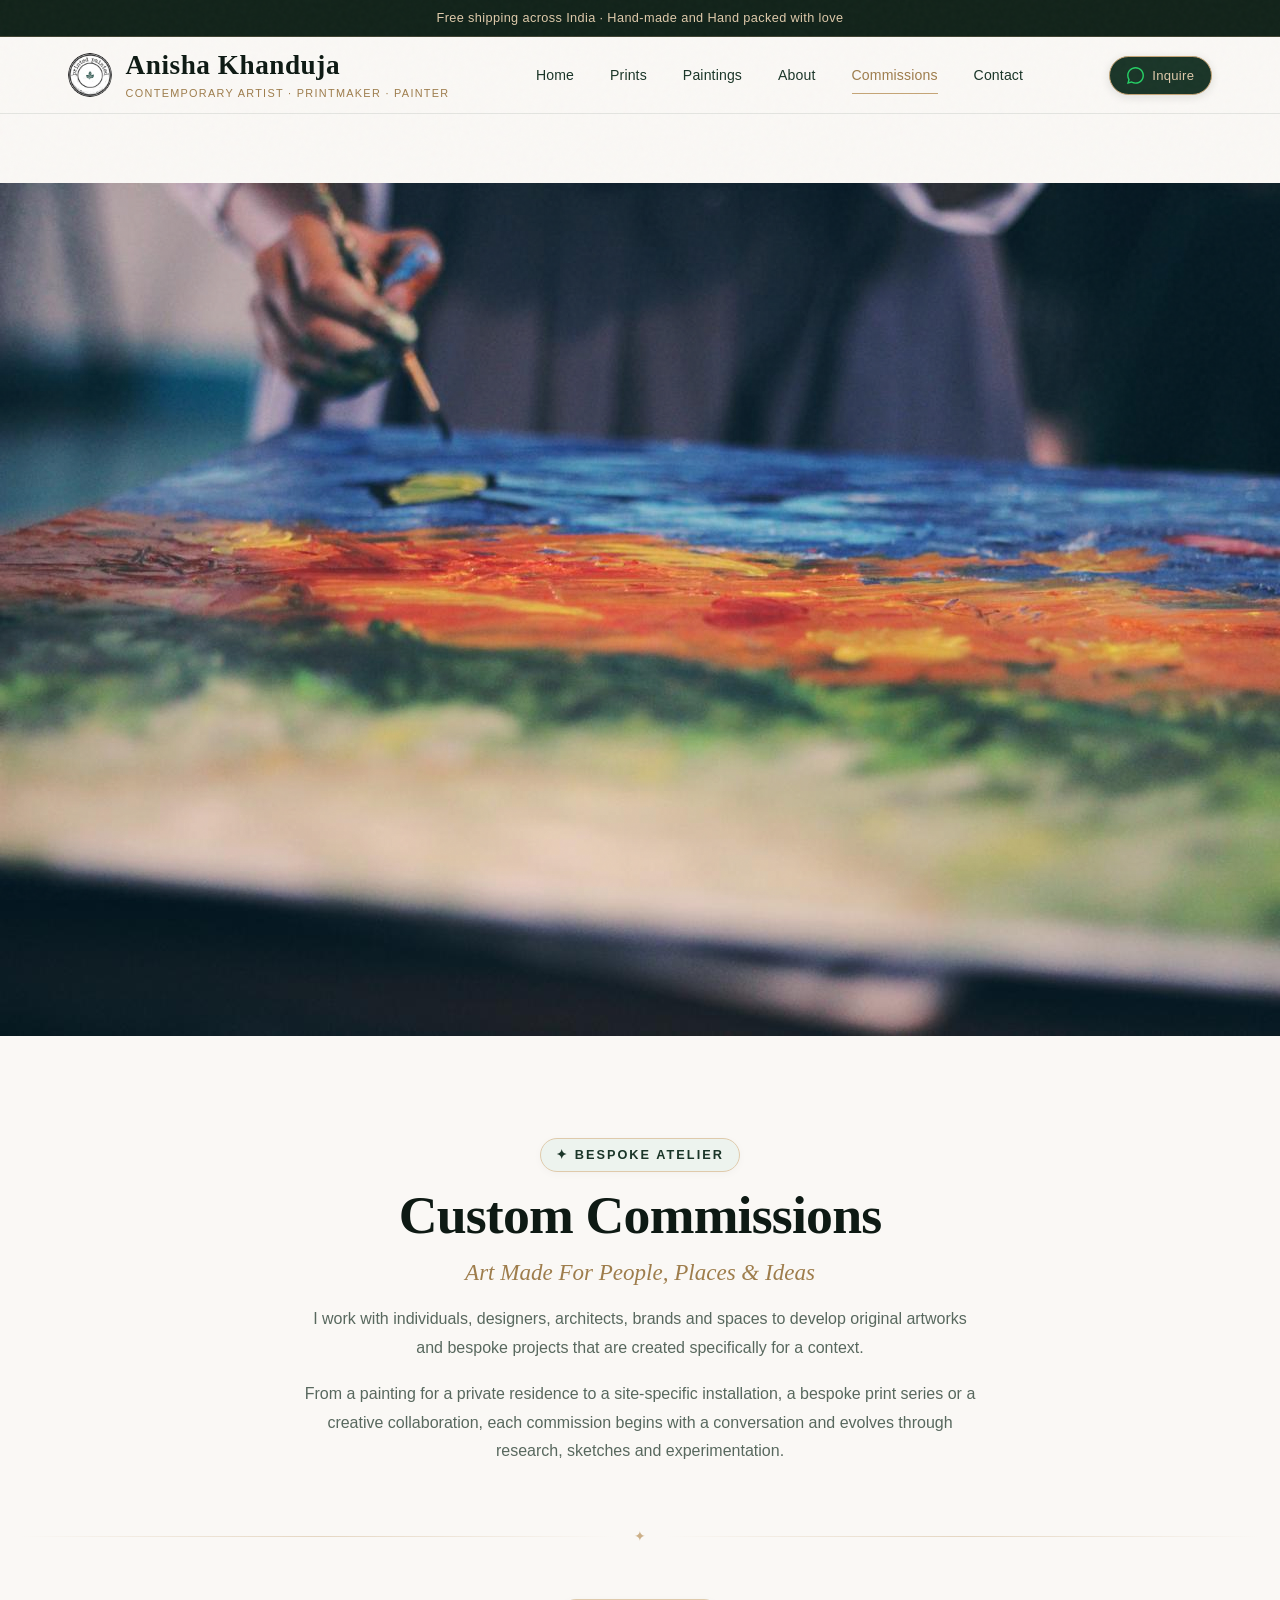
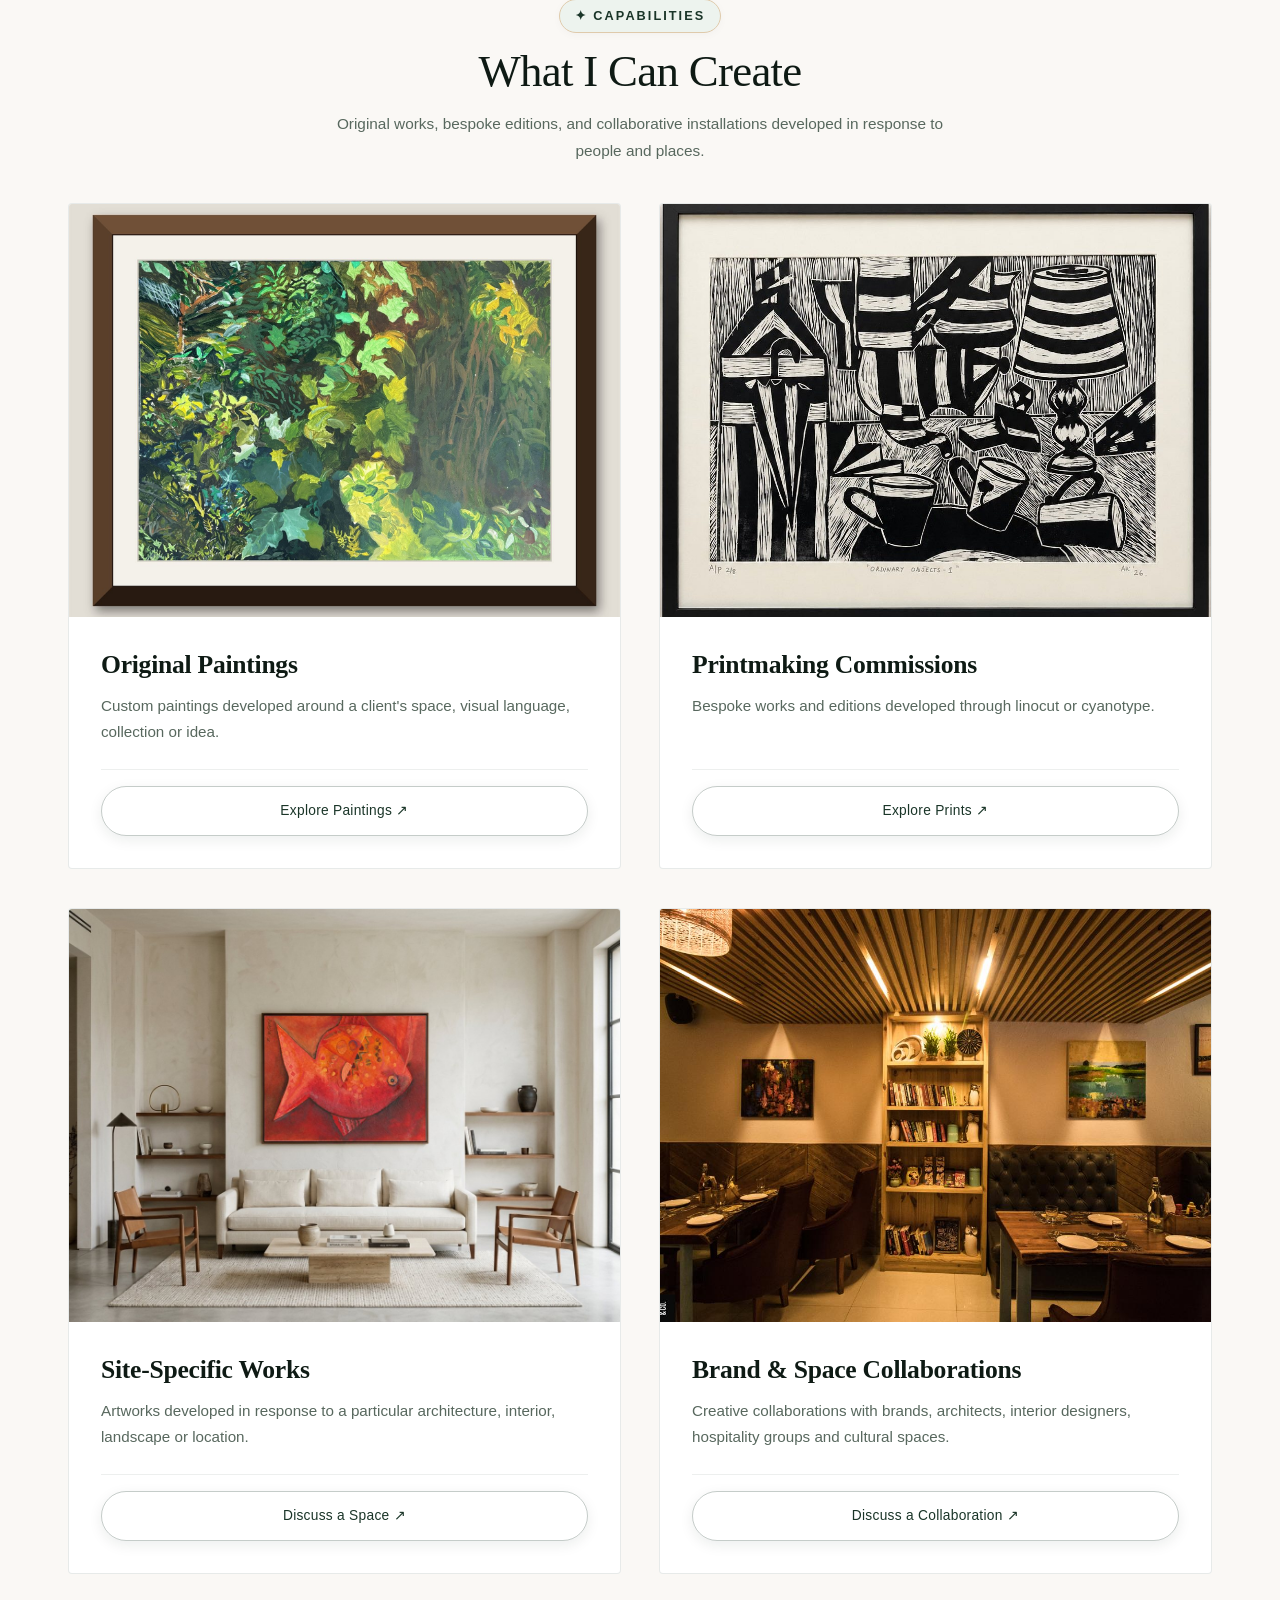
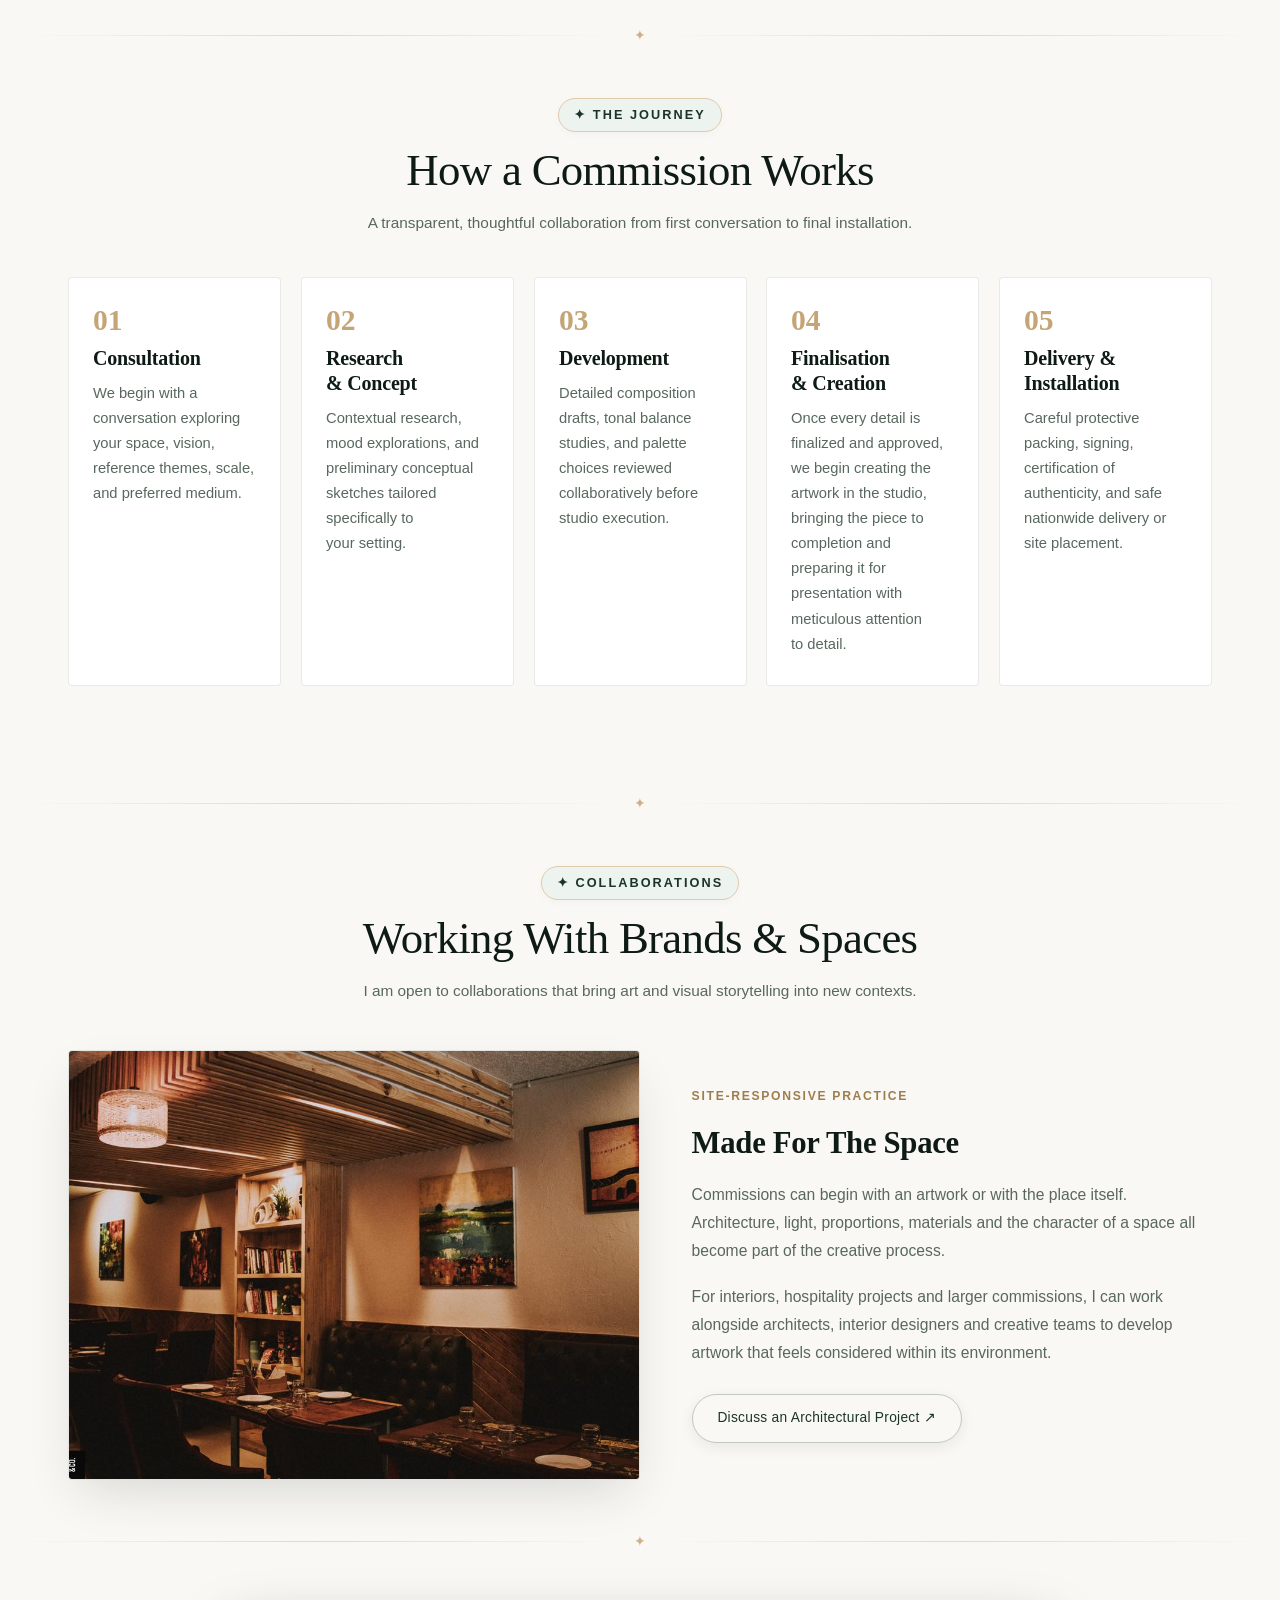
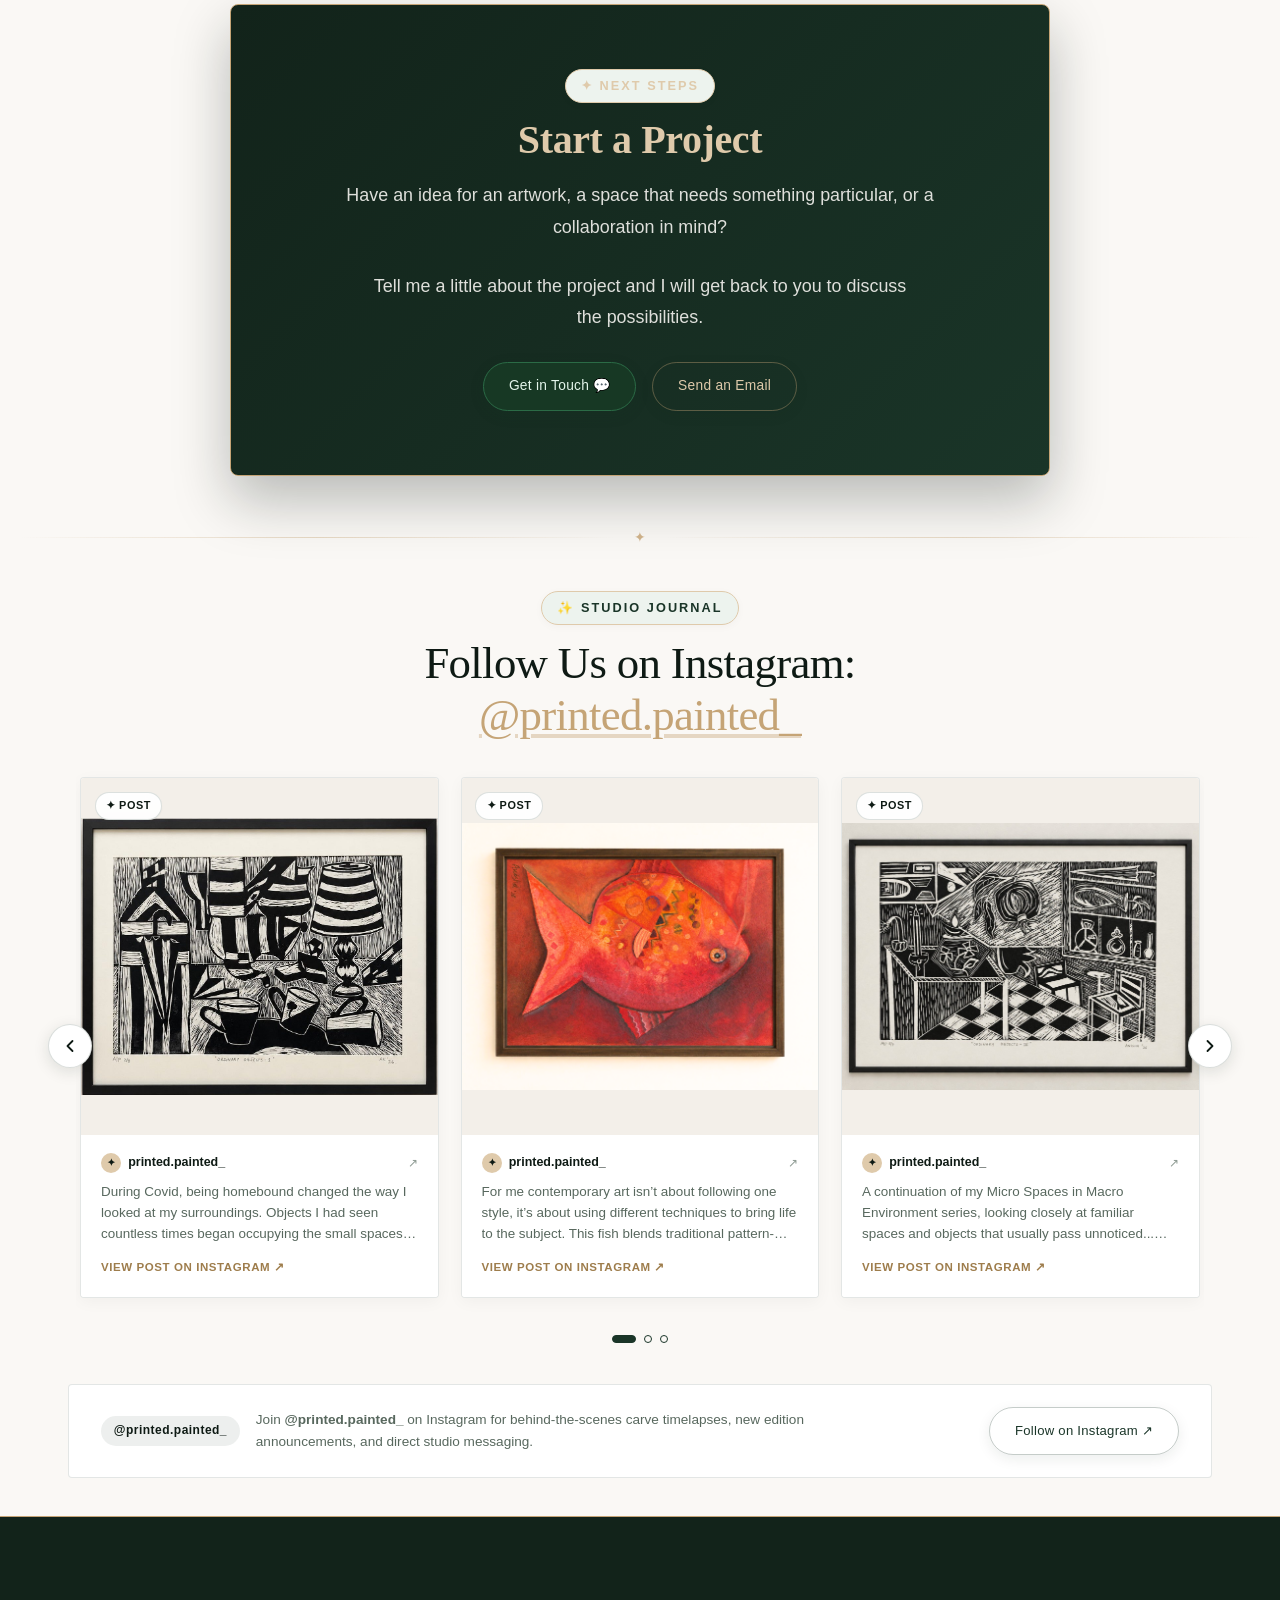
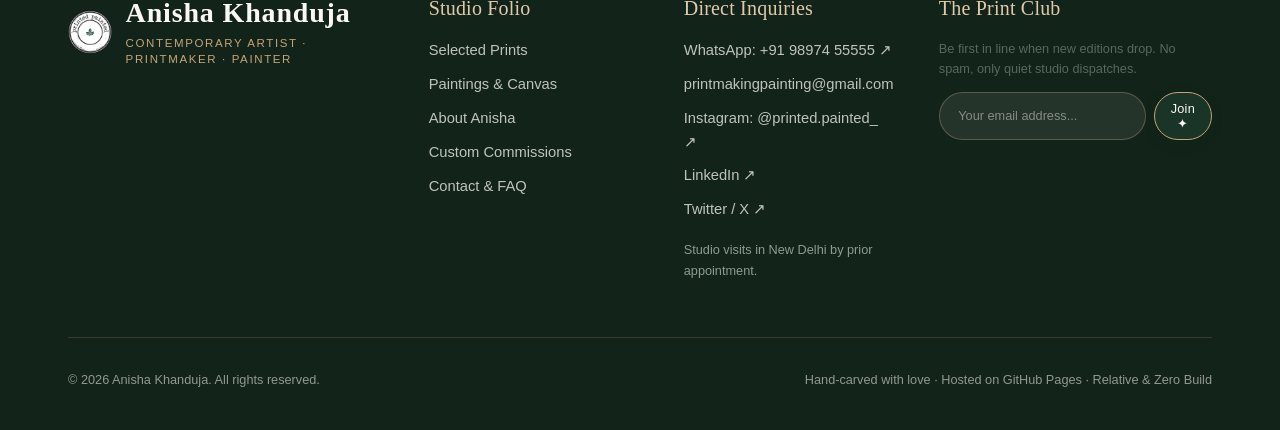
<file: commissions/index.html>
<!DOCTYPE html>
<html lang="en">
<head>
  <meta charset="UTF-8">
  <meta name="viewport" content="width=device-width, initial-scale=1.0">

  <!-- Security Directives -->
  <meta http-equiv="X-Content-Type-Options" content="nosniff">
  <meta name="referrer" content="strict-origin-when-cross-origin">
  <meta http-equiv="Permissions-Policy" content="camera=(), microphone=(), geolocation=()">
  <meta http-equiv="Content-Security-Policy" content="default-src 'self'; script-src 'self' 'unsafe-inline'; style-src 'self' 'unsafe-inline' https://fonts.googleapis.com; font-src 'self' https://fonts.gstatic.com data:; img-src 'self' data: https:; connect-src 'self' https://formsubmit.co; base-uri 'self'; form-action 'self' https://formsubmit.co;">

  <title>Custom Commissions — Anisha Khanduja | Bespoke Linocut Printmaking</title>
  <meta name="description" content="Commission bespoke artworks by contemporary artist Anisha Khanduja. Custom original paintings, cyanotype sun-editions, and relief printmaking for private collectors, architecture, and interior spaces.">
  <meta name="author" content="Anisha Khanduja">
  <link rel="canonical" href="https://anishakhanduja.com/commissions/">

  <!-- Open Graph / Meta -->
  <meta property="og:type" content="website">
  <meta property="og:title" content="Custom Commissions — Anisha Khanduja">
  <meta property="og:description" content="Bespoke artworks and customized commissions across painting, cyanotype, and printmaking.">
  <meta property="og:image" content="../assets/img/prints/ordinary-objects-1.jpg">

  <!-- Favicon -->
  <link rel="icon" type="image/jpeg" href="../assets/img/branding/logo.png">

  <!-- Google Fonts: Cormorant Garamond & Plus Jakarta Sans -->
  <link rel="preconnect" href="https://fonts.googleapis.com">
  <link rel="preconnect" href="https://fonts.gstatic.com" crossorigin>
  <link href="https://fonts.googleapis.com/css2?family=Cormorant+Garamond:ital,wght@0,300;0,400;0,500;0,600;0,700;1,400;1,500;1,600&family=Plus+Jakarta+Sans:ital,wght@0,300;0,400;0,500;0,600;0,700;1,400&display=swap" rel="stylesheet">

  <!-- Stylesheets -->
  <link rel="stylesheet" href="../css/tokens.css">
  <link rel="stylesheet" href="../css/base.css">
  <link rel="stylesheet" href="../css/components.css">
  <link rel="stylesheet" href="../css/utilities.css">
</head>
<body>
  <!-- Atmospheric Film Grain Overlay -->
  <div class="film-grain" aria-hidden="true"></div>

  <!-- Announcement Bar -->
  <div class="announcement-bar" role="region" aria-label="Announcement">
    <div class="container announcement-inner">
      <span>Free shipping across India · Hand-made and Hand packed with love</span>
    </div>
  </div>

  <!-- Site Header -->
  <header class="site-header" id="header">
    <div class="container header-inner">
      <!-- Brand Wordmark -->
      <a href="../" class="brand" aria-label="Anisha Khanduja Studio Home">
        <img src="../assets/img/branding/logo.png" alt="Anisha Khanduja Logo" class="brand-logo-img">
        <div class="brand-text">
          <span class="brand-name">Anisha Khanduja</span>
          <span class="brand-tagline">Contemporary Artist · Printmaker · Painter</span>
        </div>
      </a>

      <!-- Desktop Navigation -->
      <nav class="site-nav" aria-label="Main Navigation">
        <a href="../" class="nav-link">Home</a>
        <a href="../prints/" class="nav-link">Prints</a>
        <a href="../paintings/" class="nav-link">Paintings</a>
        <a href="../about/" class="nav-link">About</a>
        <a href="../commissions/" class="nav-link active">Commissions</a>
        <a href="../contact/" class="nav-link">Contact</a>
      </nav>

      <!-- Header Actions (Inquire on WhatsApp & Mobile Menu) -->
      <div class="header-actions">
        <a href="https://wa.me/919897455555" class="header-wa-btn" target="_blank" rel="noopener" aria-label="Inquire on WhatsApp">
          <svg width="17" height="17" viewBox="0 0 24 24" fill="currentColor">
            <path d="M.057 24l1.687-6.163c-1.041-1.804-1.588-3.849-1.587-5.946.003-6.556 5.338-11.891 11.893-11.891 3.181.001 6.167 1.24 8.413 3.488 2.245 2.248 3.481 5.236 3.48 8.414-.003 6.557-5.338 11.892-11.893 11.892-1.99-.001-3.951-.5-5.688-1.448l-6.305 1.654zm6.597-3.807c1.676.995 3.276 1.591 5.392 1.592 5.448 0 9.886-4.434 9.889-9.885.002-5.462-4.415-9.89-9.881-9.892-5.452 0-9.887 4.434-9.889 9.884-.001 2.225.651 3.891 1.746 5.634l-.999 3.648 3.742-.981z"/>
          </svg>
          <span class="header-wa-text">Inquire</span>
        </a>

        <!-- Mobile Hamburger Button -->
        <button class="menu-toggle" id="menu-toggle-btn" aria-label="Toggle navigation menu" aria-expanded="false">
          <span></span>
          <span></span>
          <span></span>
        </button>
      </div>
    </div>
  </header>

  <!-- Mobile Navigation Overlay & Slide Panel -->
  <div class="mobile-nav-overlay" id="mobile-nav-overlay"></div>
  <aside class="mobile-nav-panel" id="mobile-nav-panel" aria-label="Mobile Navigation">
    <div class="mobile-nav-header">
      <div class="brand">
        <img src="../assets/img/branding/logo.png" alt="Anisha Khanduja Logo" class="brand-logo-img">
        <div class="brand-text">
          <span class="brand-name">Anisha Khanduja</span>
          <span class="brand-tagline">Contemporary Artist · Printmaker · Painter</span>
        </div>
      </div>
      <button class="modal-close-btn" id="mobile-nav-close" aria-label="Close menu">&times;</button>
    </div>
    <nav class="mobile-nav-links">
      <a href="../" class="mobile-nav-link">Home</a>
      <a href="../prints/" class="mobile-nav-link">Prints</a>
      <a href="../paintings/" class="mobile-nav-link">Paintings</a>
      <a href="../about/" class="mobile-nav-link">About</a>
      <a href="../commissions/" class="mobile-nav-link active">Commissions</a>
      <a href="../contact/" class="mobile-nav-link">Contact</a>
    </nav>
    <div class="mobile-nav-footer">
      <p style="font-size:var(--text-xs); color:var(--ink-muted); margin-bottom:1rem;">
        Ready to talk about your custom commission idea?
      </p>
      <a href="https://wa.me/919897455555" class="btn btn-whatsapp btn-full" target="_blank" rel="noopener">
        Chat on WhatsApp
      </a>
    </div>
  </aside>

  <!-- Main Page Content -->
  <main id="main-content">

    <!-- ================================================================
         1. COMMISSIONS HERO SECTION (Full Bleed)
         ================================================================ -->
    <section class="section commissions-hero-section" style="padding-top: 0; padding-inline: 0;">
      <!-- Full Horizontal Spread: Object covers entire horizontal space -->
      <div class="hero-fullwidth-spread reveal-on-scroll">
        <div class="hero-artwork-stage" id="commissions-hero-stage" data-loupe title="Inspect artwork texture & detail">
          <div class="hero-artwork-mat">
            <img class="hero-showcase-img" id="commissions-hero-img" src="../assets/img/commissions/comission-page-full-bleed.jpeg" alt="Bespoke commissions by contemporary artist Anisha Khanduja" width="1280" height="853" fetchpriority="high" decoding="async">
          </div>
          <div class="hero-loupe-lens" id="commissions-hero-loupe"></div>
        </div>
      </div>

      <div class="container" style="margin-top: clamp(1.5rem, 2.5vw, 2.25rem);">
        <!-- Headline & Description below the full bleed image -->
        <div class="commissions-hero-headline-wrap text-center reveal-on-scroll">
          <div class="eyebrow">✦ Bespoke Atelier</div>
          <h1 class="page-header-title">Custom Commissions</h1>
          <p class="page-header-subtitle">Art Made For People, Places &amp; Ideas</p>
          <p class="commissions-hero-desc" style="margin-top: 1rem;">
            I work with individuals, designers, architects, brands and spaces to develop original artworks and bespoke projects that are created specifically for a context.
          </p>
          <p class="commissions-hero-desc">
            From a painting for a private residence to a site-specific installation, a bespoke print series or a creative collaboration, each commission begins with a conversation and evolves through research, sketches and experimentation.
          </p>
        </div>
      </div>
    </section>

    <!-- Gallery Architectural Divider -->
    <div class="gallery-divider" aria-hidden="true">
      <span class="divider-diamond">✦</span>
    </div>

    <!-- ================================================================
         2. WHAT I CAN CREATE (4 PARTS)
         ================================================================ -->
    <section class="section" id="what-i-can-create" style="background-color: var(--surface-canvas);">
      <div class="container">
        <div class="section-header text-center reveal-on-scroll">
          <div class="eyebrow">✦ Capabilities</div>
          <h2 class="section-title">What I Can Create</h2>
          <p class="section-subtitle">Original works, bespoke editions, and collaborative installations developed in response to people and places.</p>
        </div>

        <div class="create-grid">
          <!-- Part 1: Original Paintings -->
          <div class="create-card reveal-on-scroll">
            <div class="create-card-media">
              <img src="../assets/img/paintings/forest-painting.jpg" alt="Original Paintings Commission" loading="lazy">
            </div>
            <div class="create-card-body">
              <h3 class="create-card-title">Original Paintings</h3>
              <p class="create-card-desc">
                Custom paintings developed around a client's space, visual language, collection or idea.
              </p>
              <div class="create-card-footer">
                <a href="../paintings/" class="btn btn-secondary btn-full">
                  Explore Paintings ↗
                </a>
              </div>
            </div>
          </div>

          <!-- Part 2: Printmaking Commissions -->
          <div class="create-card reveal-on-scroll">
            <div class="create-card-media">
              <img src="../assets/img/prints/ordinary-objects-1.jpg" alt="Printmaking Commissions" loading="lazy">
            </div>
            <div class="create-card-body">
              <h3 class="create-card-title">Printmaking Commissions</h3>
              <p class="create-card-desc">
                Bespoke works and editions developed through linocut or cyanotype.
              </p>
              <div class="create-card-footer">
                <a href="../prints/" class="btn btn-secondary btn-full">
                  Explore Prints ↗
                </a>
              </div>
            </div>
          </div>

          <!-- Part 3: Site-Specific Works -->
          <div class="create-card reveal-on-scroll">
            <div class="create-card-media">
              <img src="../assets/img/paintings/interior-fish-living-room.jpg" alt="Site-Specific Works" loading="lazy">
            </div>
            <div class="create-card-body">
              <h3 class="create-card-title">Site-Specific Works</h3>
              <p class="create-card-desc">
                Artworks developed in response to a particular architecture, interior, landscape or location.
              </p>
              <div class="create-card-footer">
                <a href="../contact/" class="btn btn-secondary btn-full">
                  Discuss a Space ↗
                </a>
              </div>
            </div>
          </div>

          <!-- Part 4: Brand & Space Collaborations -->
          <div class="create-card reveal-on-scroll">
            <div class="create-card-media">
              <img src="../assets/img/commissions/brand-and-space-collaboration.jpeg" alt="Brand & Space Collaborations" loading="lazy">
            </div>
            <div class="create-card-body">
              <h3 class="create-card-title">Brand &amp; Space Collaborations</h3>
              <p class="create-card-desc">
                Creative collaborations with brands, architects, interior designers, hospitality groups and cultural spaces.
              </p>
              <div class="create-card-footer">
                <a href="../contact/" class="btn btn-secondary btn-full">
                  Discuss a Collaboration ↗
                </a>
              </div>
            </div>
          </div>
        </div>
      </div>
    </section>

    <!-- Gallery Architectural Divider -->
    <div class="gallery-divider" aria-hidden="true">
      <span class="divider-diamond">✦</span>
    </div>

    <!-- ================================================================
         3. HOW A COMMISSION WORKS (5 STEPS)
         ================================================================ -->
    <section class="section" id="how-it-works">
      <div class="container">
        <div class="section-header text-center reveal-on-scroll">
          <div class="eyebrow">✦ The Journey</div>
          <h2 class="section-title">How a Commission Works</h2>
          <p class="section-subtitle">A transparent, thoughtful collaboration from first conversation to final installation.</p>
        </div>

        <div class="commission-steps-grid five-steps">
          <div class="commission-step-card reveal-on-scroll">
            <span class="commission-step-idx">01</span>
            <h3 class="commission-step-title">Consultation</h3>
            <p class="commission-step-desc">
              We begin with a conversation exploring your space, vision, reference themes, scale, and preferred medium.
            </p>
          </div>

          <div class="commission-step-card reveal-on-scroll">
            <span class="commission-step-idx">02</span>
            <h3 class="commission-step-title">Research &amp; Concept</h3>
            <p class="commission-step-desc">
              Contextual research, mood explorations, and preliminary conceptual sketches tailored specifically to your setting.
            </p>
          </div>

          <div class="commission-step-card reveal-on-scroll">
            <span class="commission-step-idx">03</span>
            <h3 class="commission-step-title">Development</h3>
            <p class="commission-step-desc">
              Detailed composition drafts, tonal balance studies, and palette choices reviewed collaboratively before studio execution.
            </p>
          </div>

          <div class="commission-step-card reveal-on-scroll">
            <span class="commission-step-idx">04</span>
            <h3 class="commission-step-title">Finalisation &amp; Creation</h3>
            <p class="commission-step-desc">
              Once every detail is finalized and approved, we begin creating the artwork in the studio, bringing the piece to completion and preparing it for presentation with meticulous attention to detail.
            </p>
          </div>

          <div class="commission-step-card reveal-on-scroll">
            <span class="commission-step-idx">05</span>
            <h3 class="commission-step-title">Delivery &amp; Installation</h3>
            <p class="commission-step-desc">
              Careful protective packing, signing, certification of authenticity, and safe nationwide delivery or site placement.
            </p>
          </div>
        </div>
      </div>
    </section>

    <!-- Gallery Architectural Divider -->
    <div class="gallery-divider" aria-hidden="true">
      <span class="divider-diamond">✦</span>
    </div>

    <!-- ================================================================
         4. WORKING WITH BRANDS & SPACES
         ================================================================ -->
    <section class="section" id="brands-and-spaces" style="background-color: var(--surface-canvas);">
      <div class="container">
        <div class="section-header text-center reveal-on-scroll">
          <div class="eyebrow">✦ Collaborations</div>
          <h2 class="section-title">Working With Brands &amp; Spaces</h2>
          <p class="section-subtitle">I am open to collaborations that bring art and visual storytelling into new contexts.</p>
        </div>

        <div class="brand-space-split reveal-on-scroll">
          <div class="brand-space-media">
            <img src="../assets/img/commissions/comission.jpeg" alt="Working with brands and spaces by Anisha Khanduja" loading="lazy">
          </div>

          <div class="brand-space-content">
            <span class="brand-space-kicker">Site-Responsive Practice</span>
            <h3 class="brand-space-title">Made For The Space</h3>
            <p class="brand-space-text">
              Commissions can begin with an artwork or with the place itself. Architecture, light, proportions, materials and the character of a space all become part of the creative process.
            </p>
            <p class="brand-space-text">
              For interiors, hospitality projects and larger commissions, I can work alongside architects, interior designers and creative teams to develop artwork that feels considered within its environment.
            </p>
            <div style="margin-top: 0.5rem;">
              <a href="../contact/" class="btn btn-secondary">
                Discuss an Architectural Project ↗
              </a>
            </div>
          </div>
        </div>
      </div>
    </section>

    <!-- Gallery Architectural Divider -->
    <div class="gallery-divider" aria-hidden="true">
      <span class="divider-diamond">✦</span>
    </div>

    <!-- ================================================================
         5. START A PROJECT
         ================================================================ -->
    <section class="section" id="start-a-project">
      <div class="container">
        <div class="start-project-card reveal-on-scroll">
          <div class="eyebrow" style="color: var(--gold-light);">✦ Next Steps</div>
          <h2 class="start-project-title">Start a Project</h2>
          <p class="start-project-desc">
            Have an idea for an artwork, a space that needs something particular, or a collaboration in mind?
          </p>
          <p class="start-project-desc" style="margin-bottom: 1.75rem;">
            Tell me a little about the project and I will get back to you to discuss the possibilities.
          </p>
          <div class="start-project-actions">
            <a href="https://wa.me/919897455555?text=Hi!%20I%20am%20intrested%20in%20discussing%20a%20commission/collaboration." class="btn btn-whatsapp" target="_blank" rel="noopener">
              Get in Touch 💬
            </a>
            <a href="mailto:printmakingpainting@gmail.com?subject=Commission%20%2F%20Collaboration%20Inquiry" class="btn btn-secondary" style="color:var(--gold-light); border-color:rgba(197, 164, 118, 0.4);">
              Send an Email
            </a>
          </div>
        </div>
      </div>
    </section>

    <!-- Gallery Architectural Divider -->
    <div class="gallery-divider" aria-hidden="true">
      <span class="divider-diamond">✦</span>
    </div>

    <!-- ================================================================
         INSTAGRAM FEEDS & REELS SLIDESHOW
         ================================================================ -->
    <section class="section insta-strip-section" id="instagram">
      <div class="container">
        <div class="section-header text-center reveal-on-scroll">
          <div class="eyebrow">✨ Studio Journal</div>
          <h2 class="section-title">Follow Us on Instagram: <a href="https://www.instagram.com/printed.painted_/" target="_blank" rel="noopener" class="insta-title-link">@printed.painted_</a></h2>
        </div>

        <!-- Carousel Container -->
        <div class="insta-carousel-wrap reveal-on-scroll stagger-1" id="insta-carousel" aria-roledescription="carousel" aria-label="Instagram posts and reels">
          
          <!-- Prev / Next Controls -->
          <button class="insta-nav-btn insta-prev-btn" id="insta-prev-btn" aria-label="Previous Instagram slide" type="button">
            <svg width="20" height="20" viewBox="0 0 24 24" fill="none" stroke="currentColor" stroke-width="2.2" stroke-linecap="round" stroke-linejoin="round">
              <polyline points="15 18 9 12 15 6"></polyline>
            </svg>
          </button>
          
          <button class="insta-nav-btn insta-next-btn" id="insta-next-btn" aria-label="Next Instagram slide" type="button">
            <svg width="20" height="20" viewBox="0 0 24 24" fill="none" stroke="currentColor" stroke-width="2.2" stroke-linecap="round" stroke-linejoin="round">
              <polyline points="9 18 15 12 9 6"></polyline>
            </svg>
          </button>

          <!-- Slides Track Window -->
          <div class="insta-carousel-viewport" id="insta-viewport">
            <div class="insta-carousel-track" id="insta-track">
              <!-- Slide 1: Post (Ordinary Objects 1) -->
              <div class="insta-slide" data-type="post">
                <a href="https://www.instagram.com/printed.painted_/p/Ddq5JgoifHd/" target="_blank" rel="noopener" class="insta-slide-card" aria-label="View Ordinary Objects 1 post on Instagram">
                  <div class="insta-slide-media">
                    <img src="../assets/img/prints/ordinary-objects-1.jpg" alt="Ordinary Objects 1 linocut print" loading="lazy">
                    <span class="insta-badge insta-badge-post">
                      ✦ Post
                    </span>
                  </div>
                  <div class="insta-slide-meta">
                    <div class="insta-account-row">
                      <span class="insta-avatar">✦</span>
                      <span class="insta-username">printed.painted_</span>
                      <span class="insta-icon-glyph">↗</span>
                    </div>
                    <p class="insta-caption">During Covid, being homebound changed the way I looked at my surroundings. Objects I had seen countless times began occupying the small spaces of home as micro spaces within a macro environment.</p>
                    <span class="insta-view-cta">View Post on Instagram ↗</span>
                  </div>
                </a>
              </div>

              <!-- Slide 2: Post (Marking The Fish) -->
              <div class="insta-slide" data-type="post">
                <a href="https://www.instagram.com/printed.painted_/" target="_blank" rel="noopener" class="insta-slide-card" aria-label="View Marking The Fish post on Instagram">
                  <div class="insta-slide-media">
                    <img src="../assets/img/paintings/marking-the-fish.png" alt="Marking The Fish acrylic painting on paper" loading="lazy">
                    <span class="insta-badge insta-badge-post">
                      ✦ Post
                    </span>
                  </div>
                  <div class="insta-slide-meta">
                    <div class="insta-account-row">
                      <span class="insta-avatar">✦</span>
                      <span class="insta-username">printed.painted_</span>
                      <span class="insta-icon-glyph">↗</span>
                    </div>
                    <p class="insta-caption">For me contemporary art isn&rsquo;t about following one style, it&rsquo;s about using different techniques to bring life to the subject. This fish blends traditional pattern-making with bold, unapologetic colour.</p>
                    <span class="insta-view-cta">View Post on Instagram ↗</span>
                  </div>
                </a>
              </div>

              <!-- Slide 3: Post (Ordinary Objects 3) -->
              <div class="insta-slide" data-type="post">
                <a href="https://www.instagram.com/p/Ddjf5peDSTY/" target="_blank" rel="noopener" class="insta-slide-card" aria-label="View Ordinary Objects 3 post on Instagram">
                  <div class="insta-slide-media">
                    <img src="../assets/img/prints/ordinary-objects-3.jpg" alt="Ordinary Objects 3 linocut print" loading="lazy">
                    <span class="insta-badge insta-badge-post">
                      ✦ Post
                    </span>
                  </div>
                  <div class="insta-slide-meta">
                    <div class="insta-account-row">
                      <span class="insta-avatar">✦</span>
                      <span class="insta-username">printed.painted_</span>
                      <span class="insta-icon-glyph">↗</span>
                    </div>
                    <p class="insta-caption">A continuation of my Micro Spaces in Macro Environment series, looking closely at familiar spaces and objects that usually pass unnoticed... When you sit down to document, you start noticing ordinary things which make home, home.</p>
                    <span class="insta-view-cta">View Post on Instagram ↗</span>
                  </div>
                </a>
              </div>

              <!-- Slide 4: Post (Cyanotype Circle) -->
              <div class="insta-slide" data-type="post">
                <a href="https://www.instagram.com/printed.painted_/" target="_blank" rel="noopener" class="insta-slide-card" aria-label="View Cyanotype Circle on Instagram">
                  <div class="insta-slide-media">
                    <img src="../assets/img/prints/cyanotype-circle.png" alt="Cyanotype Circle sun print" loading="lazy">
                    <span class="insta-badge insta-badge-post">
                      ✦ Post
                    </span>
                  </div>
                  <div class="insta-slide-meta">
                    <div class="insta-account-row">
                      <span class="insta-avatar">✦</span>
                      <span class="insta-username">printed.painted_</span>
                      <span class="insta-icon-glyph">↗</span>
                    </div>
                    <p class="insta-caption">Natural solar exposure and water development. Prussian blue tones capturing shadows in sunlight &mdash; an exploration of light, chance, and quiet presence.</p>
                    <span class="insta-view-cta">View Post on Instagram ↗</span>
                  </div>
                </a>
              </div>

              <!-- Slide 5: Post (Foliage Painting) -->
              <div class="insta-slide" data-type="post">
                <a href="https://www.instagram.com/printed.painted_/" target="_blank" rel="noopener" class="insta-slide-card" aria-label="View Foliage painting post on Instagram">
                  <div class="insta-slide-media">
                    <img src="../assets/img/paintings/forest-painting.jpg" alt="Foliage painting by Anisha Khanduja" loading="lazy">
                    <span class="insta-badge insta-badge-post">
                      ✦ Post
                    </span>
                  </div>
                  <div class="insta-slide-meta">
                    <div class="insta-account-row">
                      <span class="insta-avatar">✦</span>
                      <span class="insta-username">printed.painted_</span>
                      <span class="insta-icon-glyph">↗</span>
                    </div>
                    <p class="insta-caption">Spent hours painting this and can now confirm: Nature has its own unique shades. It knows how to balance itself perfectly-imperfectly.</p>
                    <span class="insta-view-cta">View Post on Instagram ↗</span>
                  </div>
                </a>
              </div>
            </div>
          </div>

          <!-- Pagination Dots -->
          <div class="insta-carousel-dots" id="insta-dots" aria-label="Slideshow indicators"></div>
          
        </div>

        <!-- Follow on Instagram Action Card -->
        <div class="insta-follow-card reveal-on-scroll stagger-2">
          <div class="insta-follow-content">
            <span class="insta-handle-pill">@printed.painted_</span>
            <p class="insta-follow-text">
              Join <strong>@printed.painted_</strong> on Instagram for behind-the-scenes carve timelapses, new edition announcements, and direct studio messaging.
            </p>
          </div>
          <a href="https://www.instagram.com/printed.painted_/" target="_blank" rel="noopener" class="btn btn-secondary insta-follow-btn">
            Follow on Instagram ↗
          </a>
        </div>

      </div>
    </section>

  </main>

  <!-- Site Footer -->
  <footer class="site-footer" id="contact">
    <div class="container">
      <div class="footer-grid">
        <!-- Col 1: Brand & Tagline -->
        <div class="footer-brand">
          <a href="../" class="brand">
            <img src="../assets/img/branding/logo.png" alt="Anisha Khanduja Logo" class="brand-logo-img">
            <div class="brand-text">
              <span class="brand-name">Anisha Khanduja</span>
              <span class="brand-tagline">Contemporary Artist · Printmaker · Painter</span>
            </div>
          </a>
        </div>

        <!-- Col 2: Navigation -->
        <div>
          <h4 class="footer-col-title">Studio Folio</h4>
          <div class="footer-links">
            <a href="../prints/">Selected Prints</a>
            <a href="../paintings/">Paintings & Canvas</a>
            <a href="../about/">About Anisha</a>
            <a href="../commissions/">Custom Commissions</a>
            <a href="../contact/">Contact & FAQ</a>
          </div>
        </div>

        <!-- Col 3: Direct Inquiries -->
        <div>
          <h4 class="footer-col-title">Direct Inquiries</h4>
          <div class="footer-links">
            <a href="https://wa.me/919897455555" target="_blank" rel="noopener">WhatsApp: +91 98974 55555 ↗</a>
            <a href="mailto:printmakingpainting@gmail.com">printmakingpainting@gmail.com</a>
            <a href="https://www.instagram.com/printed.painted_/" target="_blank" rel="noopener">Instagram: @printed.painted_ ↗</a>
            <a href="https://www.linkedin.com/in/dr-anisha-khanduja-98795b39?utm_source=share_via&utm_content=profile&utm_medium=member_android" target="_blank" rel="noopener">LinkedIn ↗</a>
            <a href="https://x.com/AnishaKhanduja?s=20" target="_blank" rel="noopener">Twitter / X ↗</a>
            <span style="font-size:var(--text-xs); color:var(--ink-muted); margin-top:0.5rem;">
              Studio visits in New Delhi by prior appointment.
            </span>
          </div>
        </div>

        <!-- Col 4: Newsletter -->
        <div>
          <h4 class="footer-col-title">The Print Club</h4>
          <p style="font-size:var(--text-xs); color:var(--ink-light); margin-bottom:0.5rem;">
            Be first in line when new editions drop. No spam, only quiet studio dispatches.
          </p>
          <form class="newsletter-form" id="newsletter-form" action="https://formsubmit.co/printmakingpainting@gmail.com" method="POST">
            <input type="hidden" name="_subject" value="New Print Club Subscriber — Anisha Khanduja Studio">
            <input type="hidden" name="_template" value="table">
            <input type="hidden" name="_captcha" value="false">
            <input type="email" name="email" class="newsletter-input" placeholder="Your email address..." required aria-label="Your email address">
            <button type="submit" class="btn btn-sm btn-primary">Join ✦</button>
          </form>
        </div>
      </div>

      <!-- Footer Bottom -->
      <div class="footer-bottom">
        <div>
          © <span id="copyright-year">2026</span> Anisha Khanduja. All rights reserved.
        </div>
        <div>
          Hand-carved with love · Hosted on GitHub Pages · Relative & Zero Build
        </div>
      </div>
    </div>
  </footer>



  <!-- Artwork Detail Modal (Lightbox) -->
  <div class="modal-overlay" id="artwork-modal-overlay" role="dialog" aria-modal="true" aria-label="Artwork Details">
    <div class="modal-dialog" id="artwork-modal-dialog"></div>
  </div>

  <!-- Scripts -->
  <script src="../assets/data/products.js"></script>
  <script src="../js/cart.js"></script>
  <script src="../js/ui.js"></script>
  <script src="../js/main.js"></script>
</body>
</html>
</file>
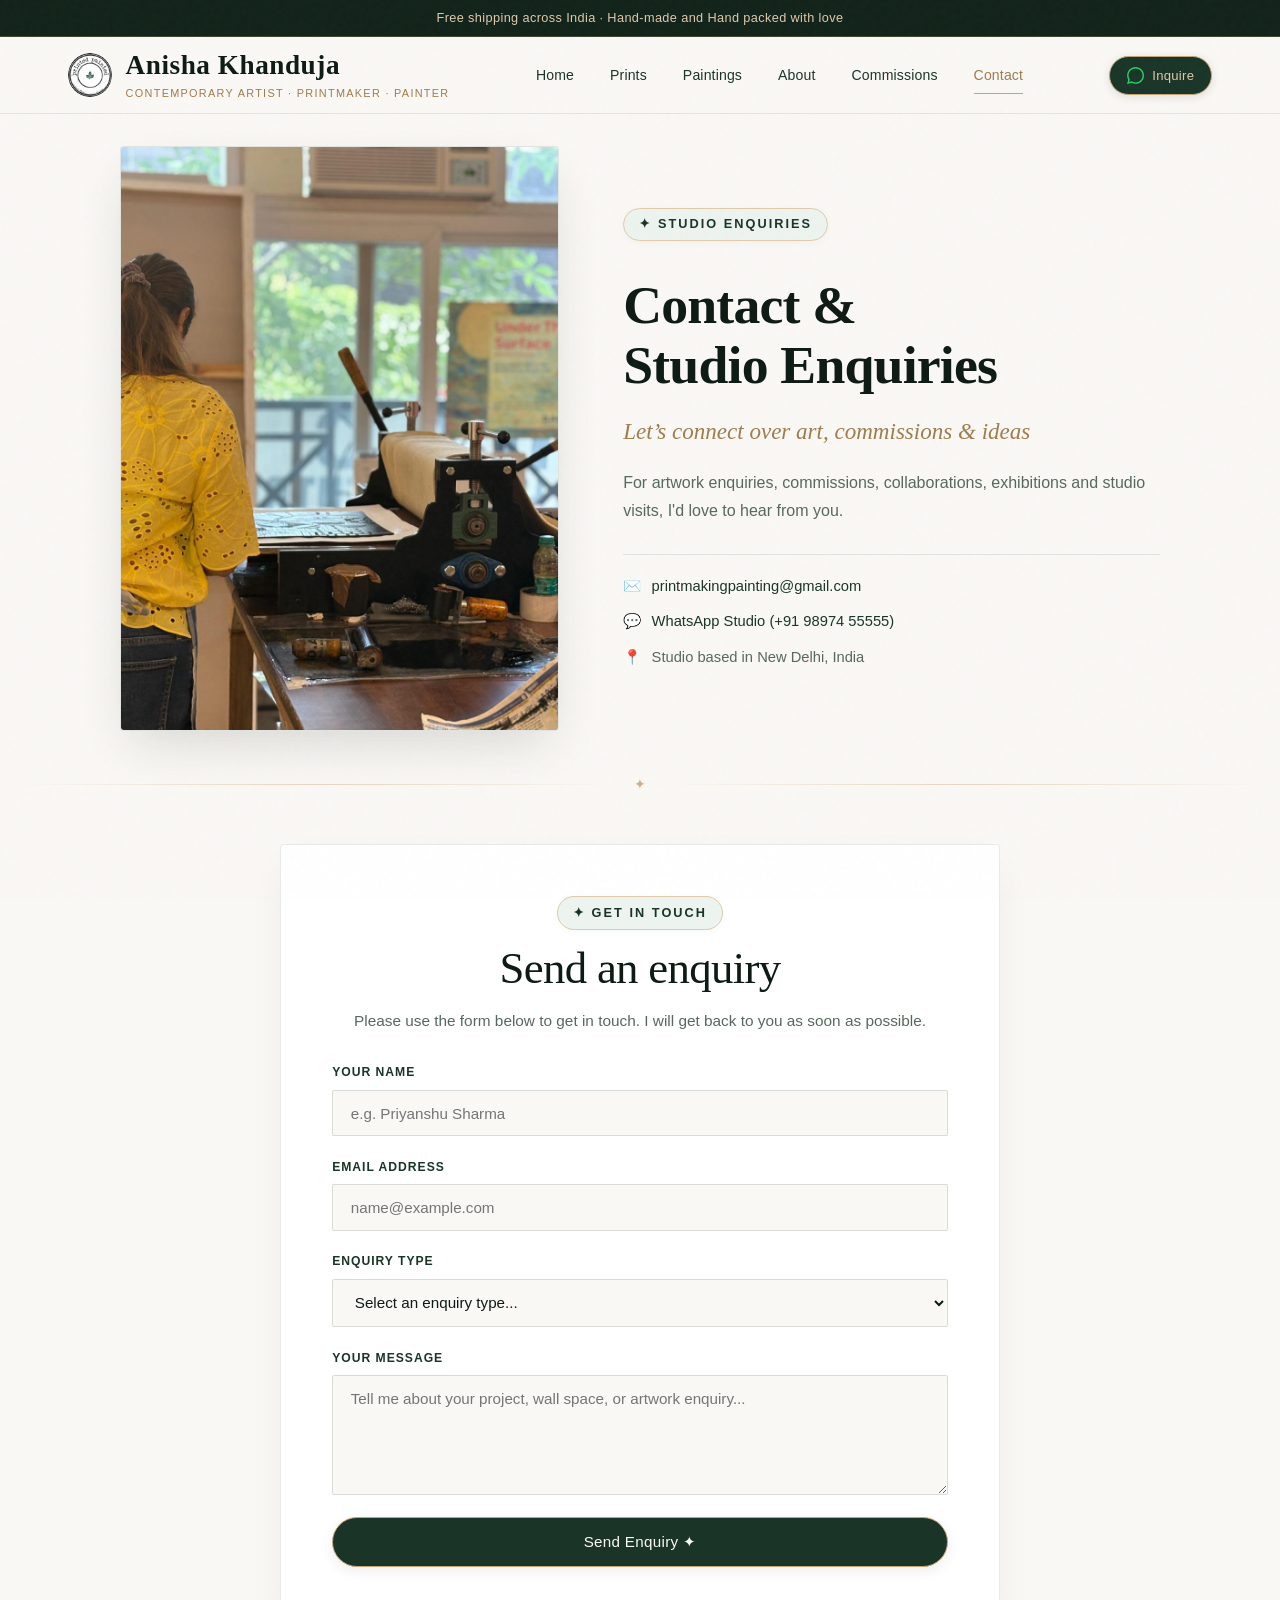
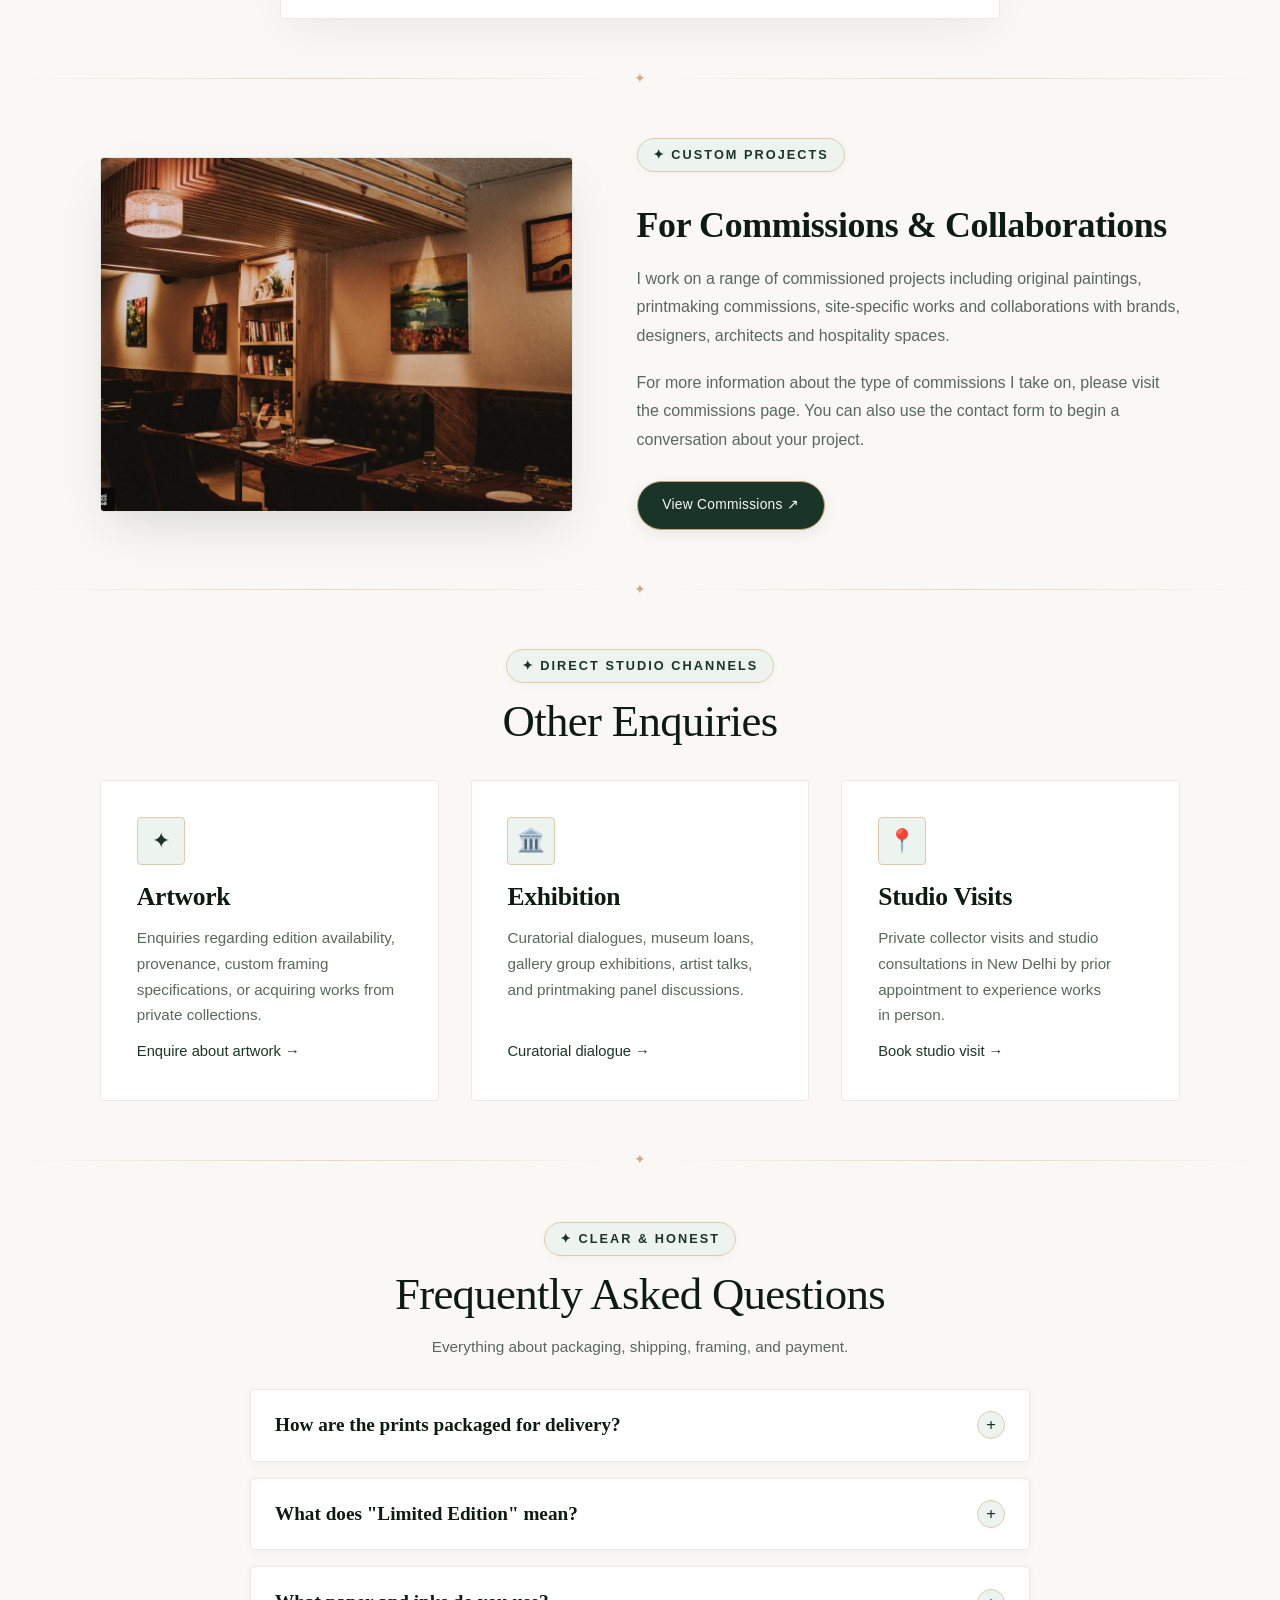
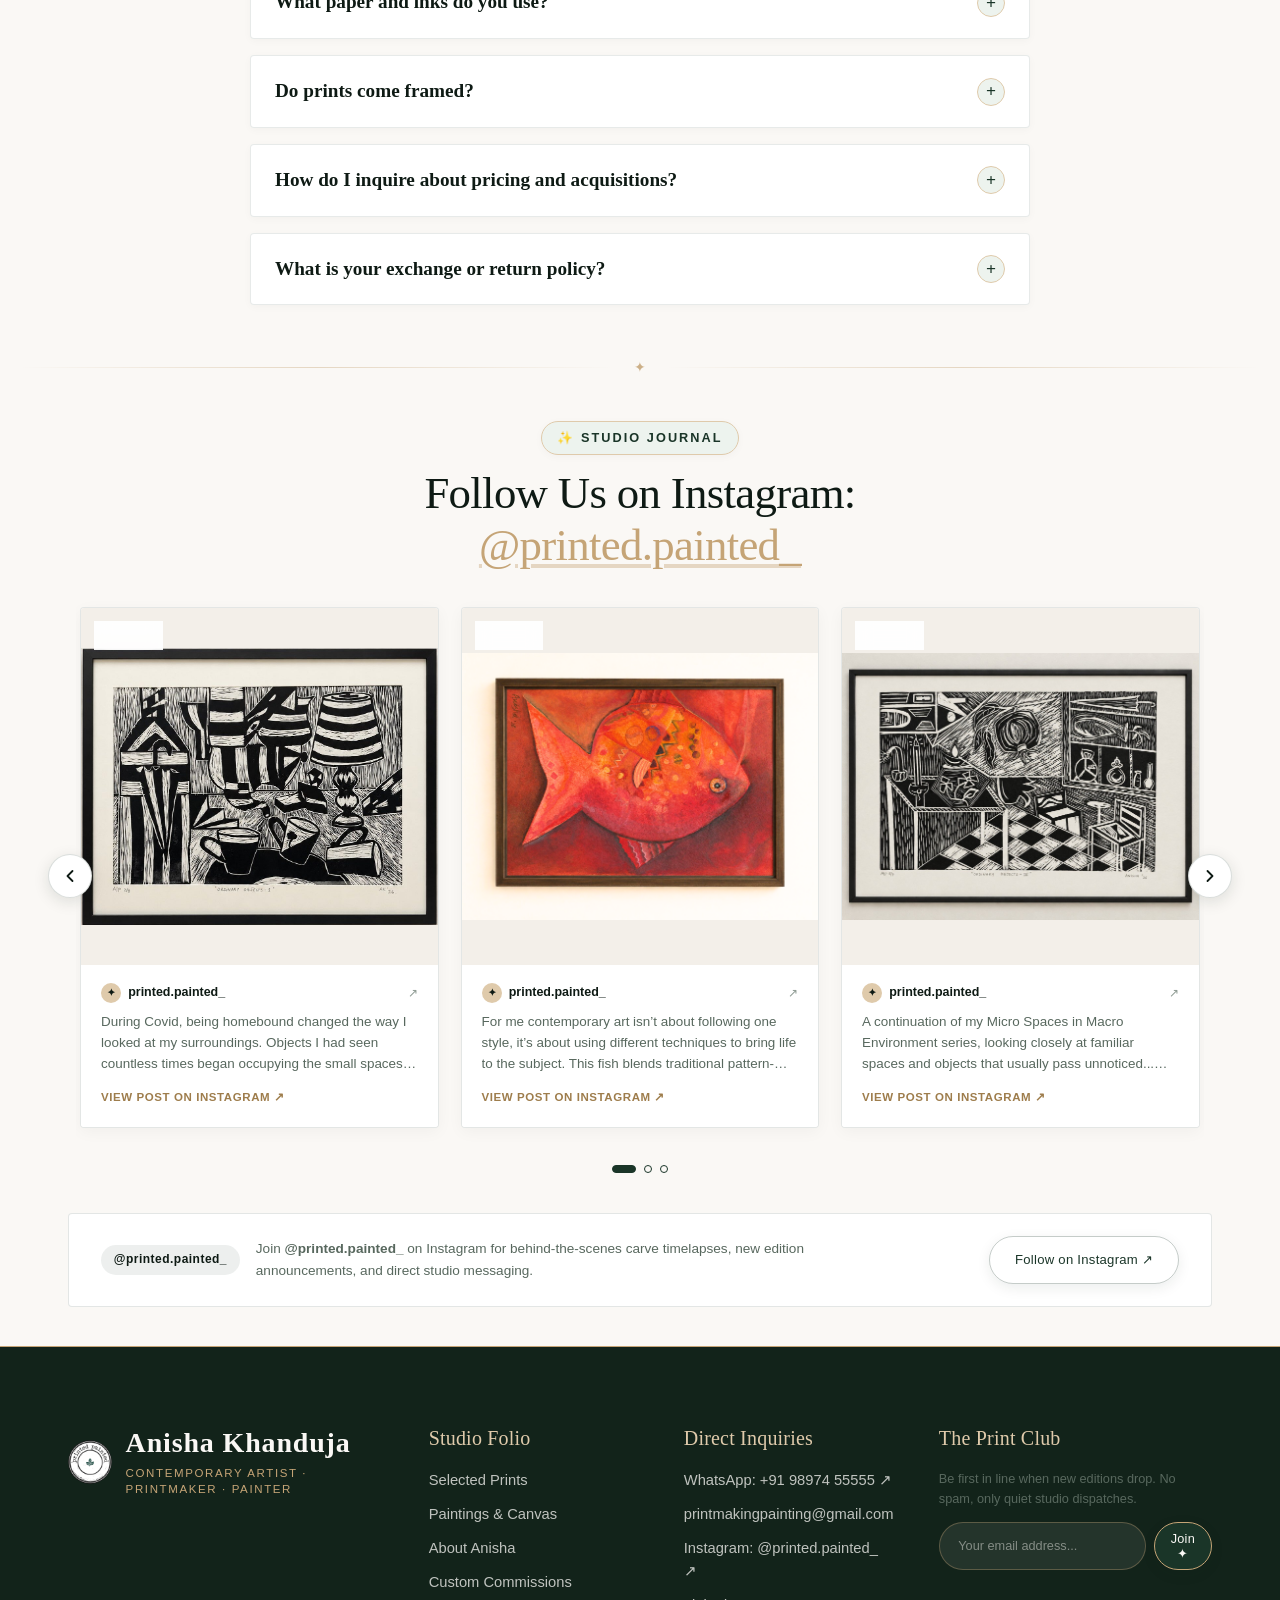
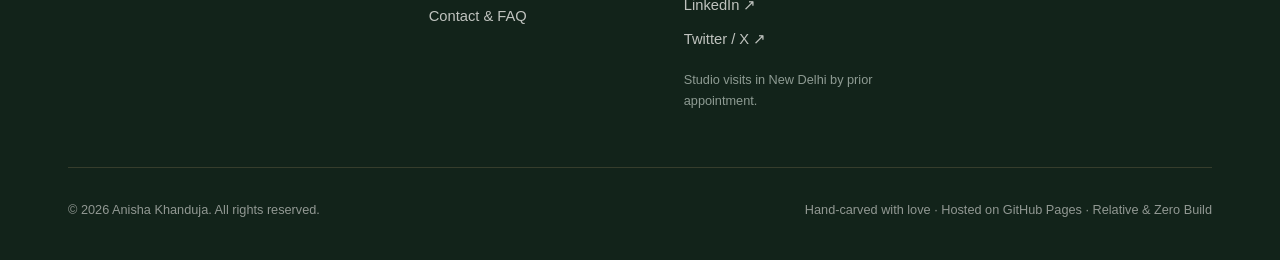
<file: contact/index.html>
<!DOCTYPE html>
<html lang="en">
<head>
  <meta charset="UTF-8">
  <meta name="viewport" content="width=device-width, initial-scale=1.0">

  <!-- Security Directives -->
  <meta http-equiv="X-Content-Type-Options" content="nosniff">
  <meta name="referrer" content="strict-origin-when-cross-origin">
  <meta http-equiv="Permissions-Policy" content="camera=(), microphone=(), geolocation=()">
  <meta http-equiv="Content-Security-Policy" content="default-src 'self'; script-src 'self' 'unsafe-inline'; style-src 'self' 'unsafe-inline' https://fonts.googleapis.com; font-src 'self' https://fonts.gstatic.com data:; img-src 'self' data: https:; connect-src 'self' https://formsubmit.co; base-uri 'self'; form-action 'self' https://formsubmit.co;">

  <title>Contact & Studio Inquiries — Anisha Khanduja | Contemporary Artist · Printmaker · Painter</title>
  <meta name="description" content="Contact Anisha Khanduja for artwork acquisitions, custom commissions, studio visits in New Delhi, and print care advice.">
  <meta name="author" content="Anisha Khanduja">
  <link rel="canonical" href="https://anishakhanduja.com/contact/">

  <!-- Open Graph / Meta -->
  <meta property="og:type" content="website">
  <meta property="og:title" content="Contact & Studio Inquiries — Anisha Khanduja">
  <meta property="og:description" content="Direct correspondence for print acquisitions, framing questions, and bespoke commissions.">
  <meta property="og:image" content="../assets/img/prints/ordinary-objects-1.jpg">

  <!-- Favicon -->
  <link rel="icon" type="image/jpeg" href="../assets/img/branding/logo.png">

  <!-- Google Fonts: Cormorant Garamond & Plus Jakarta Sans -->
  <link rel="preconnect" href="https://fonts.googleapis.com">
  <link rel="preconnect" href="https://fonts.gstatic.com" crossorigin>
  <link href="https://fonts.googleapis.com/css2?family=Cormorant+Garamond:ital,wght@0,300;0,400;0,500;0,600;0,700;1,400;1,500;1,600&family=Plus+Jakarta+Sans:ital,wght@0,300;0,400;0,500;0,600;0,700;1,400&display=swap" rel="stylesheet">

  <!-- Stylesheets -->
  <link rel="stylesheet" href="../css/tokens.css">
  <link rel="stylesheet" href="../css/base.css">
  <link rel="stylesheet" href="../css/components.css">
  <link rel="stylesheet" href="../css/utilities.css">
</head>
<body>
  <!-- Atmospheric Film Grain Overlay -->
  <div class="film-grain" aria-hidden="true"></div>

  <!-- Announcement Bar -->
  <div class="announcement-bar" role="region" aria-label="Announcement">
    <div class="container announcement-inner">
      <span>Free shipping across India · Hand-made and Hand packed with love</span>
    </div>
  </div>

  <!-- Site Header -->
  <header class="site-header" id="header">
    <div class="container header-inner">
      <!-- Brand Wordmark -->
      <a href="../" class="brand" aria-label="Anisha Khanduja Studio Home">
        <img src="../assets/img/branding/logo.png" alt="Anisha Khanduja Logo" class="brand-logo-img">
        <div class="brand-text">
          <span class="brand-name">Anisha Khanduja</span>
          <span class="brand-tagline">Contemporary Artist · Printmaker · Painter</span>
        </div>
      </a>

      <!-- Desktop Navigation -->
      <nav class="site-nav" aria-label="Main Navigation">
        <a href="../" class="nav-link">Home</a>
        <a href="../prints/" class="nav-link">Prints</a>
        <a href="../paintings/" class="nav-link">Paintings</a>
        <a href="../about/" class="nav-link">About</a>
        <a href="../commissions/" class="nav-link">Commissions</a>
        <a href="../contact/" class="nav-link active">Contact</a>
      </nav>

      <!-- Header Actions (Inquire on WhatsApp & Mobile Menu) -->
      <div class="header-actions">
        <a href="https://wa.me/919897455555" class="header-wa-btn" target="_blank" rel="noopener" aria-label="Inquire on WhatsApp">
          <svg width="17" height="17" viewBox="0 0 24 24" fill="currentColor">
            <path d="M.057 24l1.687-6.163c-1.041-1.804-1.588-3.849-1.587-5.946.003-6.556 5.338-11.891 11.893-11.891 3.181.001 6.167 1.24 8.413 3.488 2.245 2.248 3.481 5.236 3.48 8.414-.003 6.557-5.338 11.892-11.893 11.892-1.99-.001-3.951-.5-5.688-1.448l-6.305 1.654zm6.597-3.807c1.676.995 3.276 1.591 5.392 1.592 5.448 0 9.886-4.434 9.889-9.885.002-5.462-4.415-9.89-9.881-9.892-5.452 0-9.887 4.434-9.889 9.884-.001 2.225.651 3.891 1.746 5.634l-.999 3.648 3.742-.981z"/>
          </svg>
          <span class="header-wa-text">Inquire</span>
        </a>

        <!-- Mobile Hamburger Button -->
        <button class="menu-toggle" id="menu-toggle-btn" aria-label="Toggle navigation menu" aria-expanded="false">
          <span></span>
          <span></span>
          <span></span>
        </button>
      </div>
    </div>
  </header>

  <!-- Mobile Navigation Overlay & Slide Panel -->
  <div class="mobile-nav-overlay" id="mobile-nav-overlay"></div>
  <aside class="mobile-nav-panel" id="mobile-nav-panel" aria-label="Mobile Navigation">
    <div class="mobile-nav-header">
      <div class="brand">
        <img src="../assets/img/branding/logo.png" alt="Anisha Khanduja Logo" class="brand-logo-img">
        <div class="brand-text">
          <span class="brand-name">Anisha Khanduja</span>
          <span class="brand-tagline">Contemporary Artist · Printmaker · Painter</span>
        </div>
      </div>
      <button class="modal-close-btn" id="mobile-nav-close" aria-label="Close menu">&times;</button>
    </div>
    <nav class="mobile-nav-links">
      <a href="../" class="mobile-nav-link">Home</a>
      <a href="../prints/" class="mobile-nav-link">Prints</a>
      <a href="../paintings/" class="mobile-nav-link">Paintings</a>
      <a href="../about/" class="mobile-nav-link">About</a>
      <a href="../commissions/" class="mobile-nav-link">Commissions</a>
      <a href="../contact/" class="mobile-nav-link active">Contact</a>
    </nav>
    <div class="mobile-nav-footer">
      <p style="font-size:var(--text-xs); color:var(--ink-muted); margin-bottom:1rem;">
        Need quick advice on an edition or framing?
      </p>
      <a href="https://wa.me/919897455555" class="btn btn-whatsapp btn-full" target="_blank" rel="noopener">
        Chat on WhatsApp
      </a>
    </div>
  </aside>

  <!-- Main Page Content -->
  <main id="main-content">

    <!-- Contact Hero Section (Adjacent Two-Column Split) -->
    <section class="contact-hero-section">
      <div class="container">
        <div class="contact-hero-split reveal-on-scroll">
          <div class="contact-hero-media" data-loupe title="Inspect studio photograph">
            <img src="../assets/img/contact/contact-hero.jpg" alt="Dr. Anisha Khanduja pulling prints in the studio" class="contact-hero-img" width="960" height="1280" fetchpriority="high" decoding="async">
            <div class="hero-loupe-lens" id="contact-hero-loupe"></div>
          </div>
          <div class="contact-hero-content">
            <div class="eyebrow">✦ Studio Enquiries</div>
            <h1 class="contact-hero-title">Contact &amp; Studio Enquiries</h1>
            <p class="contact-hero-subtitle">Let&rsquo;s connect over art, commissions &amp; ideas</p>
            <p class="contact-hero-lead">
              For artwork enquiries, commissions, collaborations, exhibitions and studio visits, I'd love to hear from you.
            </p>
            <div class="contact-hero-channels">
              <a href="mailto:printmakingpainting@gmail.com" class="contact-channel-link">
                <span>✉️</span> printmakingpainting@gmail.com
              </a>
              <a href="https://wa.me/919897455555" class="contact-channel-link" target="_blank" rel="noopener">
                <span>💬</span> WhatsApp Studio (+91 98974 55555)
              </a>
              <span class="contact-channel-link" style="color: var(--text-muted);">
                <span>📍</span> Studio based in New Delhi, India
              </span>
            </div>
          </div>
        </div>
      </div>
    </section>

    <!-- Gallery Architectural Divider -->
    <div class="gallery-divider" aria-hidden="true">
      <span class="divider-diamond">✦</span>
    </div>

    <!-- Send an Enquiry Section -->
    <section class="enquiry-section" id="enquiry">
      <div class="container">
        <div class="enquiry-form-card reveal-on-scroll">
          <div class="section-header text-center" style="margin-bottom: 0;">
            <div class="eyebrow">✦ Get in Touch</div>
            <h2 class="section-title">Send an enquiry</h2>
            <p class="section-subtitle" style="margin-top: 0.5rem;">
              Please use the form below to get in touch. I will get back to you as soon as possible.
            </p>
          </div>

          <form class="enquiry-form" id="enquiry-form" action="https://formsubmit.co/printmakingpainting@gmail.com" method="POST" novalidate>
            <!-- FormSubmit Email Delivery Configuration -->
            <input type="hidden" name="_subject" id="enquiry-hidden-subject" value="New Artwork Enquiry — Anisha Khanduja Studio">
            <input type="hidden" name="_template" value="table">
            <input type="hidden" name="_captcha" value="false">
            <input type="text" name="_honey" style="display:none" tabindex="-1" autocomplete="off">

            <div class="form-group">
              <label for="enquiry-name" class="form-label">Your Name</label>
              <input type="text" id="enquiry-name" name="name" class="form-input" placeholder="e.g. Priyanshu Sharma" required autocomplete="name">
            </div>

            <div class="form-group">
              <label for="enquiry-email" class="form-label">Email Address</label>
              <input type="email" id="enquiry-email" name="email" class="form-input" placeholder="name@example.com" required autocomplete="email">
            </div>

            <div class="form-group">
              <label for="enquiry-type" class="form-label">Enquiry Type</label>
              <select id="enquiry-type" name="enquiry_type" class="form-select" required>
                <option value="" disabled selected>Select an enquiry type...</option>
                <option value="Artwork Acquisition">Artwork Acquisition &amp; Available Editions</option>
                <option value="Commissions & Bespoke Projects">Commissions &amp; Bespoke Projects</option>
                <option value="Brand & Space Collaborations">Brand, Interior &amp; Architectural Collaboration</option>
                <option value="Exhibition & Curatorial">Exhibition &amp; Curatorial Enquiries</option>
                <option value="Studio Visit">Studio Visit (New Delhi)</option>
                <option value="General Enquiry">General Question / Other</option>
              </select>
            </div>

            <div class="form-group">
              <label for="enquiry-message" class="form-label">Your Message</label>
              <textarea id="enquiry-message" name="message" class="form-textarea" rows="5" placeholder="Tell me about your project, wall space, or artwork enquiry..." required></textarea>
            </div>

            <button type="submit" id="enquiry-submit-btn" class="btn btn-primary" style="width: 100%; justify-content: center; padding: 0.95rem 1.5rem; font-size: 0.95rem;">
              Send Enquiry ✦
            </button>

            <div class="form-status-msg" id="enquiry-status" role="alert" aria-live="polite"></div>
          </form>
        </div>
      </div>
    </section>

    <!-- Gallery Architectural Divider -->
    <div class="gallery-divider" aria-hidden="true">
      <span class="divider-diamond">✦</span>
    </div>

    <!-- For Commissions & Collaborations Section -->
    <section class="contact-commissions-section" id="commissions-spotlight">
      <div class="container">
        <div class="contact-commissions-split reveal-on-scroll">
          <div class="contact-commissions-media">
            <img src="../assets/img/commissions/comission.jpeg" alt="Commissions and collaborations by Anisha Khanduja" loading="lazy" width="1200" height="900">
          </div>
          <div class="contact-commissions-content">
            <div class="eyebrow">✦ Custom Projects</div>
            <h2 class="contact-commissions-title">For Commissions &amp; Collaborations</h2>
            <p class="contact-commissions-desc">
              I work on a range of commissioned projects including original paintings, printmaking commissions, site-specific works and collaborations with brands, designers, architects and hospitality spaces.
            </p>
            <p class="contact-commissions-desc">
              For more information about the type of commissions I take on, please visit the commissions page. You can also use the contact form to begin a conversation about your project.
            </p>
            <div style="margin-top: 0.5rem;">
              <a href="../commissions/" class="btn btn-primary">
                View Commissions ↗
              </a>
            </div>
          </div>
        </div>
      </div>
    </section>

    <!-- Gallery Architectural Divider -->
    <div class="gallery-divider" aria-hidden="true">
      <span class="divider-diamond">✦</span>
    </div>

    <!-- Other Enquiries Section (3 Parts: Artwork, Exhibition, Studio Visits) -->
    <section class="other-enquiries-section" id="other-enquiries">
      <div class="container">
        <div class="section-header text-center reveal-on-scroll">
          <div class="eyebrow">✦ Direct Studio Channels</div>
          <h2 class="section-title">Other Enquiries</h2>
        </div>
        <div class="other-enquiries-grid reveal-on-scroll stagger-1">
          <!-- Part 1: Artwork -->
          <div class="other-enquiry-card">
            <div class="channel-icon-badge" style="margin-bottom: 0.25rem;">✦</div>
            <h3 class="other-enquiry-title">Artwork</h3>
            <p class="other-enquiry-desc">
              Enquiries regarding edition availability, provenance, custom framing specifications, or acquiring works from private collections.
            </p>
            <a href="#enquiry" class="contact-channel-link" style="margin-top: auto;">
              Enquire about artwork &rarr;
            </a>
          </div>

          <!-- Part 2: Exhibition -->
          <div class="other-enquiry-card">
            <div class="channel-icon-badge" style="margin-bottom: 0.25rem;">🏛️</div>
            <h3 class="other-enquiry-title">Exhibition</h3>
            <p class="other-enquiry-desc">
              Curatorial dialogues, museum loans, gallery group exhibitions, artist talks, and printmaking panel discussions.
            </p>
            <a href="mailto:printmakingpainting@gmail.com?subject=Exhibition%20Proposal" class="contact-channel-link" style="margin-top: auto;">
              Curatorial dialogue &rarr;
            </a>
          </div>

          <!-- Part 3: Studio Visits -->
          <div class="other-enquiry-card">
            <div class="channel-icon-badge" style="margin-bottom: 0.25rem;">📍</div>
            <h3 class="other-enquiry-title">Studio Visits</h3>
            <p class="other-enquiry-desc">
              Private collector visits and studio consultations in New Delhi by prior appointment to experience works in person.
            </p>
            <a href="https://wa.me/919897455555?text=Hi%20Anisha!%20I'd%20love%20to%20schedule%20a%20studio%20visit%20in%20New%20Delhi." target="_blank" rel="noopener" class="contact-channel-link" style="margin-top: auto;">
              Book studio visit &rarr;
            </a>
          </div>
        </div>
      </div>
    </section>

    <!-- Gallery Architectural Divider -->
    <div class="gallery-divider" aria-hidden="true">
      <span class="divider-diamond">✦</span>
    </div>

    <!-- Frequently Asked Questions -->
    <section class="section" id="faq" style="background-color: var(--surface-canvas);">
      <div class="container">
        <div class="section-header text-center reveal-on-scroll">
          <div class="eyebrow">✦ Clear & Honest</div>
          <h2 class="section-title">Frequently Asked Questions</h2>
          <p class="section-subtitle">Everything about packaging, shipping, framing, and payment.</p>
        </div>

        <div class="faq-accordion reveal-on-scroll stagger-1">
          <!-- Question 1 -->
          <details class="faq-item">
            <summary class="faq-question">
              <span>How are the prints packaged for delivery?</span>
              <span class="faq-toggle-icon">+</span>
            </summary>
            <div class="faq-answer">
              Each artwork is carefully wrapped in protective layers and packed in a sturdy carton box to ensure it travels safely and reaches you in pristine condition.
            </div>
          </details>

          <!-- Question 2 -->
          <details class="faq-item">
            <summary class="faq-question">
              <span>What does "Limited Edition" mean?</span>
              <span class="faq-toggle-icon">+</span>
            </summary>
            <div class="faq-answer">
              When an artwork is marked "Edition of 8", it means a finite edition of eight numbered impressions are hand-pulled from the relief block. Each individual print is hand-inspected, editioned, and signed in pencil by the artist (for example, 2/8).
            </div>
          </details>

          <!-- Question 3 -->
          <details class="faq-item">
            <summary class="faq-question">
              <span>What paper and inks do you use?</span>
              <span class="faq-toggle-icon">+</span>
            </summary>
            <div class="faq-answer">
              We use fine art papers and artist-grade lightfast relief inks renowned for deep pigmentation that will not fade over time.
            </div>
          </details>

          <!-- Question 4 -->
          <details class="faq-item">
            <summary class="faq-question">
              <span>Do prints come framed?</span>
              <span class="faq-toggle-icon">+</span>
            </summary>
            <div class="faq-answer">
              Yes, all prints come framed and ready to hang.
            </div>
          </details>

          <!-- Question 5 -->
          <details class="faq-item">
            <summary class="faq-question">
              <span>How do I inquire about pricing and acquisitions?</span>
              <span class="faq-toggle-icon">+</span>
            </summary>
            <div class="faq-answer">
              Pricing for original hand-pulled editions and canvas works is available on request. Simply message us directly on WhatsApp with the artwork title you are interested in. We share instant availability status, edition numbers, custom framing options, and seamless payment via direct UPI or bank transfer.
            </div>
          </details>

          <!-- Question 7 -->
          <details class="faq-item">
            <summary class="faq-question">
              <span>What is your exchange or return policy?</span>
              <span class="faq-toggle-icon">+</span>
            </summary>
            <div class="faq-answer">
              In the extremely rare event that your package arrives damaged in transit, simply take a photo within 48 hours of delivery and message us on WhatsApp. We will immediately arrange a replacement or full refund without hassle.
            </div>
          </details>
        </div>
      </div>
    </section>

    <!-- Gallery Architectural Divider -->
    <div class="gallery-divider" aria-hidden="true">
      <span class="divider-diamond">✦</span>
    </div>

    <!-- ================================================================
         INSTAGRAM FEEDS & REELS SLIDESHOW
         ================================================================ -->
    <section class="section insta-strip-section" id="instagram">
      <div class="container">
        <div class="section-header text-center reveal-on-scroll">
          <div class="eyebrow">✨ Studio Journal</div>
          <h2 class="section-title">Follow Us on Instagram: <a href="https://www.instagram.com/printed.painted_/" target="_blank" rel="noopener" class="insta-title-link">@printed.painted_</a></h2>
        </div>

        <!-- Carousel Container -->
        <div class="insta-carousel-wrap reveal-on-scroll stagger-1" id="insta-carousel" aria-roledescription="carousel" aria-label="Instagram posts and reels">
          
          <!-- Prev / Next Controls -->
          <button class="insta-nav-btn insta-prev-btn" id="insta-prev-btn" aria-label="Previous Instagram slide" type="button">
            <svg width="20" height="20" viewBox="0 0 24 24" fill="none" stroke="currentColor" stroke-width="2.2" stroke-linecap="round" stroke-linejoin="round">
              <polyline points="15 18 9 12 15 6"></polyline>
            </svg>
          </button>
          
          <button class="insta-nav-btn insta-next-btn" id="insta-next-btn" aria-label="Next Instagram slide" type="button">
            <svg width="20" height="20" viewBox="0 0 24 24" fill="none" stroke="currentColor" stroke-width="2.2" stroke-linecap="round" stroke-linejoin="round">
              <polyline points="9 18 15 12 9 6"></polyline>
            </svg>
          </button>

          <!-- Slides Track Window -->
          <div class="insta-carousel-viewport" id="insta-viewport">
            <div class="insta-carousel-track" id="insta-track">
              <!-- Slide 1: Post (Ordinary Objects 1) -->
              <div class="insta-slide" data-type="post">
                <a href="https://www.instagram.com/printed.painted_/p/Ddq5JgoifHd/" target="_blank" rel="noopener" class="insta-slide-card" aria-label="View Ordinary Objects 1 post on Instagram">
                  <div class="insta-slide-media">
                    <img src="../assets/img/prints/ordinary-objects-1.jpg" alt="Ordinary Objects 1 linocut print" loading="lazy">
                    <span class="insta-badge insta-badge-post">
                      ✦ Post
                    </span>
                  </div>
                  <div class="insta-slide-meta">
                    <div class="insta-account-row">
                      <span class="insta-avatar">✦</span>
                      <span class="insta-username">printed.painted_</span>
                      <span class="insta-icon-glyph">↗</span>
                    </div>
                    <p class="insta-caption">During Covid, being homebound changed the way I looked at my surroundings. Objects I had seen countless times began occupying the small spaces of home as micro spaces within a macro environment.</p>
                    <span class="insta-view-cta">View Post on Instagram ↗</span>
                  </div>
                </a>
              </div>

              <!-- Slide 2: Post (Marking The Fish) -->
              <div class="insta-slide" data-type="post">
                <a href="https://www.instagram.com/printed.painted_/" target="_blank" rel="noopener" class="insta-slide-card" aria-label="View Marking The Fish post on Instagram">
                  <div class="insta-slide-media">
                    <img src="../assets/img/paintings/marking-the-fish.png" alt="Marking The Fish acrylic painting on paper" loading="lazy">
                    <span class="insta-badge insta-badge-post">
                      ✦ Post
                    </span>
                  </div>
                  <div class="insta-slide-meta">
                    <div class="insta-account-row">
                      <span class="insta-avatar">✦</span>
                      <span class="insta-username">printed.painted_</span>
                      <span class="insta-icon-glyph">↗</span>
                    </div>
                    <p class="insta-caption">For me contemporary art isn&rsquo;t about following one style, it&rsquo;s about using different techniques to bring life to the subject. This fish blends traditional pattern-making with bold, unapologetic colour.</p>
                    <span class="insta-view-cta">View Post on Instagram ↗</span>
                  </div>
                </a>
              </div>

              <!-- Slide 3: Post (Ordinary Objects 3) -->
              <div class="insta-slide" data-type="post">
                <a href="https://www.instagram.com/p/Ddjf5peDSTY/" target="_blank" rel="noopener" class="insta-slide-card" aria-label="View Ordinary Objects 3 post on Instagram">
                  <div class="insta-slide-media">
                    <img src="../assets/img/prints/ordinary-objects-3.jpg" alt="Ordinary Objects 3 linocut print" loading="lazy">
                    <span class="insta-badge insta-badge-post">
                      ✦ Post
                    </span>
                  </div>
                  <div class="insta-slide-meta">
                    <div class="insta-account-row">
                      <span class="insta-avatar">✦</span>
                      <span class="insta-username">printed.painted_</span>
                      <span class="insta-icon-glyph">↗</span>
                    </div>
                    <p class="insta-caption">A continuation of my Micro Spaces in Macro Environment series, looking closely at familiar spaces and objects that usually pass unnoticed... When you sit down to document, you start noticing ordinary things which make home, home.</p>
                    <span class="insta-view-cta">View Post on Instagram ↗</span>
                  </div>
                </a>
              </div>

              <!-- Slide 4: Post (Cyanotype Circle) -->
              <div class="insta-slide" data-type="post">
                <a href="https://www.instagram.com/printed.painted_/" target="_blank" rel="noopener" class="insta-slide-card" aria-label="View Cyanotype Circle on Instagram">
                  <div class="insta-slide-media">
                    <img src="../assets/img/prints/cyanotype-circle.png" alt="Cyanotype Circle sun print" loading="lazy">
                    <span class="insta-badge insta-badge-post">
                      ✦ Post
                    </span>
                  </div>
                  <div class="insta-slide-meta">
                    <div class="insta-account-row">
                      <span class="insta-avatar">✦</span>
                      <span class="insta-username">printed.painted_</span>
                      <span class="insta-icon-glyph">↗</span>
                    </div>
                    <p class="insta-caption">Natural solar exposure and water development. Prussian blue tones capturing shadows in sunlight &mdash; an exploration of light, chance, and quiet presence.</p>
                    <span class="insta-view-cta">View Post on Instagram ↗</span>
                  </div>
                </a>
              </div>

              <!-- Slide 5: Post (Foliage Painting) -->
              <div class="insta-slide" data-type="post">
                <a href="https://www.instagram.com/printed.painted_/" target="_blank" rel="noopener" class="insta-slide-card" aria-label="View Foliage painting post on Instagram">
                  <div class="insta-slide-media">
                    <img src="../assets/img/paintings/forest-painting.jpg" alt="Foliage painting by Anisha Khanduja" loading="lazy">
                    <span class="insta-badge insta-badge-post">
                      ✦ Post
                    </span>
                  </div>
                  <div class="insta-slide-meta">
                    <div class="insta-account-row">
                      <span class="insta-avatar">✦</span>
                      <span class="insta-username">printed.painted_</span>
                      <span class="insta-icon-glyph">↗</span>
                    </div>
                    <p class="insta-caption">Spent hours painting this and can now confirm: Nature has its own unique shades. It knows how to balance itself perfectly-imperfectly.</p>
                    <span class="insta-view-cta">View Post on Instagram ↗</span>
                  </div>
                </a>
              </div>
            </div>
          </div>

          <!-- Pagination Dots -->
          <div class="insta-carousel-dots" id="insta-dots" aria-label="Slideshow indicators"></div>
          
        </div>

        <!-- Follow on Instagram Action Card -->
        <div class="insta-follow-card reveal-on-scroll stagger-2">
          <div class="insta-follow-content">
            <span class="insta-handle-pill">@printed.painted_</span>
            <p class="insta-follow-text">
              Join <strong>@printed.painted_</strong> on Instagram for behind-the-scenes carve timelapses, new edition announcements, and direct studio messaging.
            </p>
          </div>
          <a href="https://www.instagram.com/printed.painted_/" target="_blank" rel="noopener" class="btn btn-secondary insta-follow-btn">
            Follow on Instagram ↗
          </a>
        </div>

      </div>
    </section>

  </main>

  <!-- Site Footer -->
  <footer class="site-footer" id="contact">
    <div class="container">
      <div class="footer-grid">
        <!-- Col 1: Brand & Tagline -->
        <div class="footer-brand">
          <a href="../" class="brand">
            <img src="../assets/img/branding/logo.png" alt="Anisha Khanduja Logo" class="brand-logo-img">
            <div class="brand-text">
              <span class="brand-name">Anisha Khanduja</span>
              <span class="brand-tagline">Contemporary Artist · Printmaker · Painter</span>
            </div>
          </a>
        </div>

        <!-- Col 2: Navigation -->
        <div>
          <h4 class="footer-col-title">Studio Folio</h4>
          <div class="footer-links">
            <a href="../prints/">Selected Prints</a>
            <a href="../paintings/">Paintings & Canvas</a>
            <a href="../about/">About Anisha</a>
            <a href="../commissions/">Custom Commissions</a>
            <a href="../contact/">Contact & FAQ</a>
          </div>
        </div>

        <!-- Col 3: Direct Inquiries -->
        <div>
          <h4 class="footer-col-title">Direct Inquiries</h4>
          <div class="footer-links">
            <a href="https://wa.me/919897455555" target="_blank" rel="noopener">WhatsApp: +91 98974 55555 ↗</a>
            <a href="mailto:printmakingpainting@gmail.com">printmakingpainting@gmail.com</a>
            <a href="https://www.instagram.com/printed.painted_/" target="_blank" rel="noopener">Instagram: @printed.painted_ ↗</a>
            <a href="https://www.linkedin.com/in/dr-anisha-khanduja-98795b39?utm_source=share_via&utm_content=profile&utm_medium=member_android" target="_blank" rel="noopener">LinkedIn ↗</a>
            <a href="https://x.com/AnishaKhanduja?s=20" target="_blank" rel="noopener">Twitter / X ↗</a>
            <span style="font-size:var(--text-xs); color:var(--ink-muted); margin-top:0.5rem;">
              Studio visits in New Delhi by prior appointment.
            </span>
          </div>
        </div>

        <!-- Col 4: Newsletter -->
        <div>
          <h4 class="footer-col-title">The Print Club</h4>
          <p style="font-size:var(--text-xs); color:var(--ink-light); margin-bottom:0.5rem;">
            Be first in line when new editions drop. No spam, only quiet studio dispatches.
          </p>
          <form class="newsletter-form" id="newsletter-form" action="https://formsubmit.co/printmakingpainting@gmail.com" method="POST">
            <input type="hidden" name="_subject" value="New Print Club Subscriber — Anisha Khanduja Studio">
            <input type="hidden" name="_template" value="table">
            <input type="hidden" name="_captcha" value="false">
            <input type="email" name="email" class="newsletter-input" placeholder="Your email address..." required aria-label="Your email address">
            <button type="submit" class="btn btn-sm btn-primary">Join ✦</button>
          </form>
        </div>
      </div>

      <!-- Footer Bottom -->
      <div class="footer-bottom">
        <div>
          © <span id="copyright-year">2026</span> Anisha Khanduja. All rights reserved.
        </div>
        <div>
          Hand-carved with love · Hosted on GitHub Pages · Relative & Zero Build
        </div>
      </div>
    </div>
  </footer>



  <!-- Artwork Detail Modal (Lightbox) -->
  <div class="modal-overlay" id="artwork-modal-overlay" role="dialog" aria-modal="true" aria-label="Artwork Details">
    <div class="modal-dialog" id="artwork-modal-dialog"></div>
  </div>

  <!-- Scripts -->
  <script src="../assets/data/products.js"></script>
  <script src="../js/cart.js"></script>
  <script src="../js/ui.js"></script>
  <script src="../js/main.js"></script>
</body>
</html>
</file>
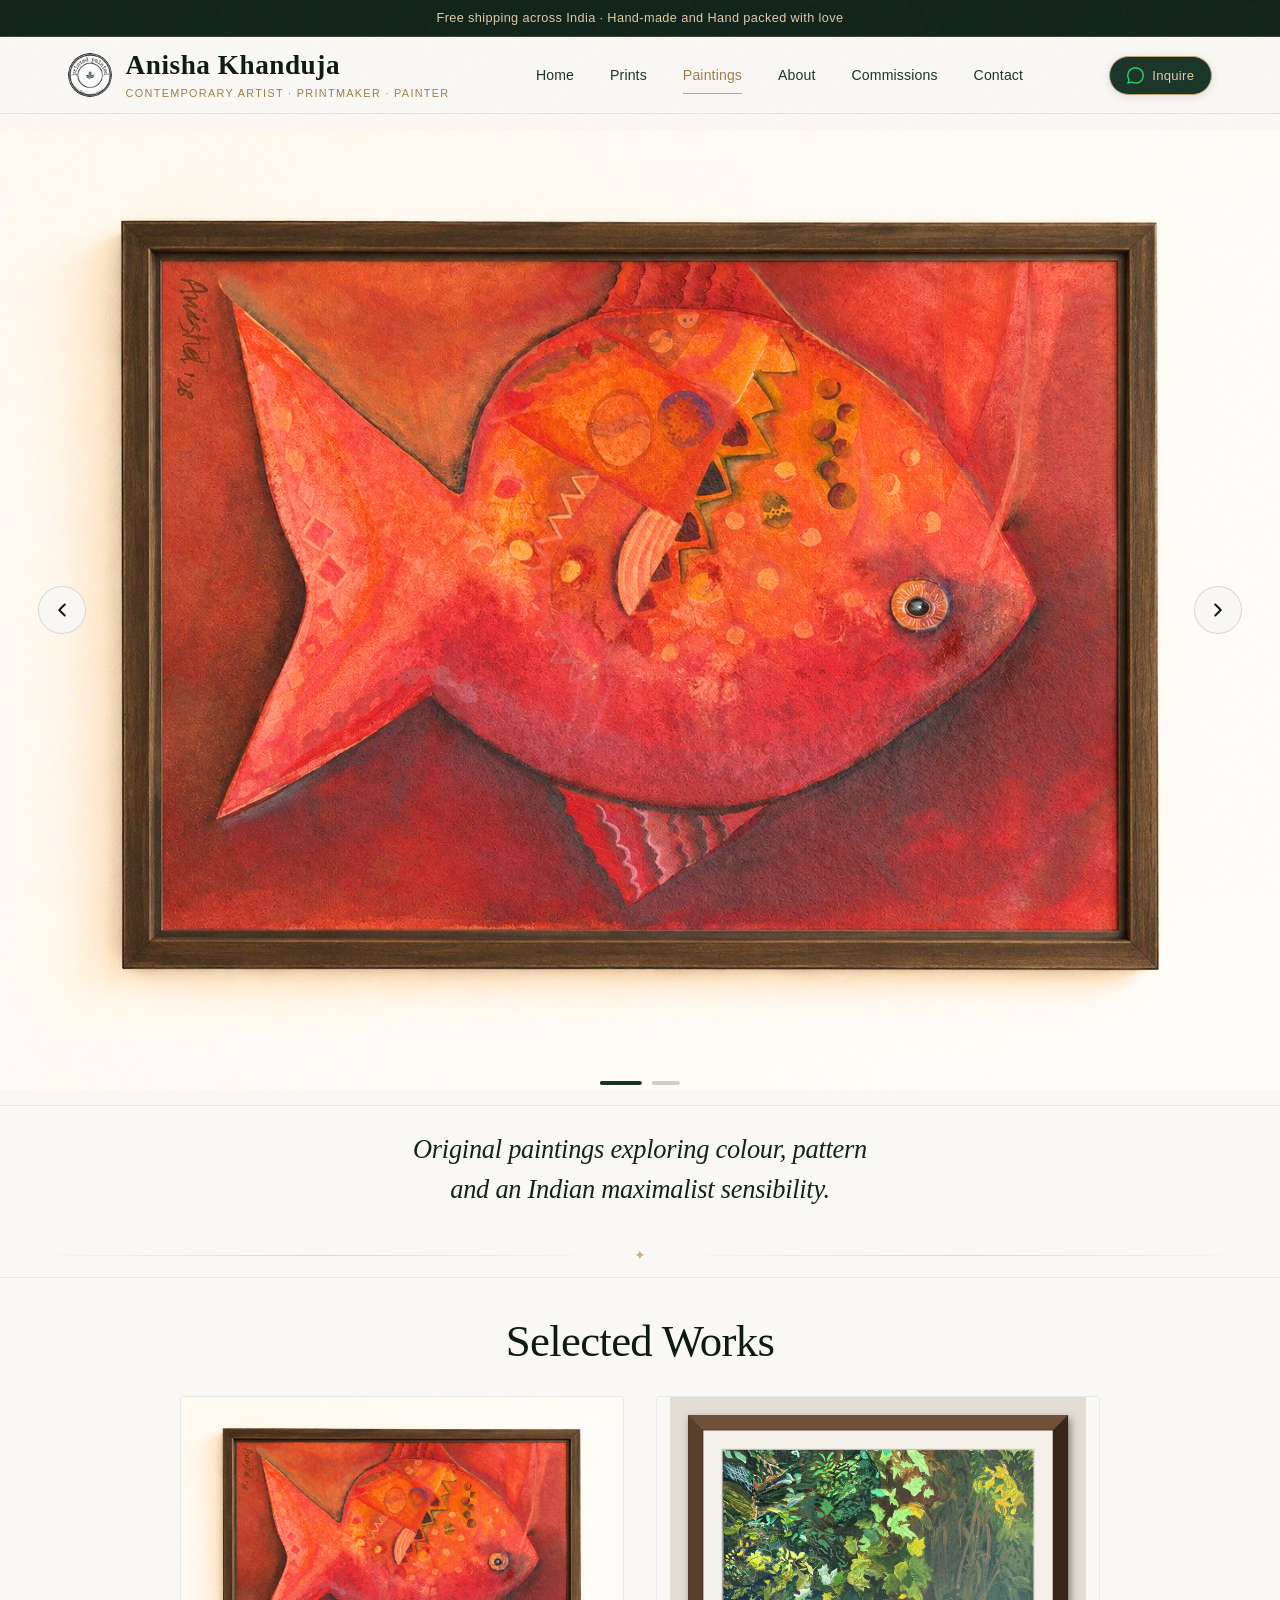
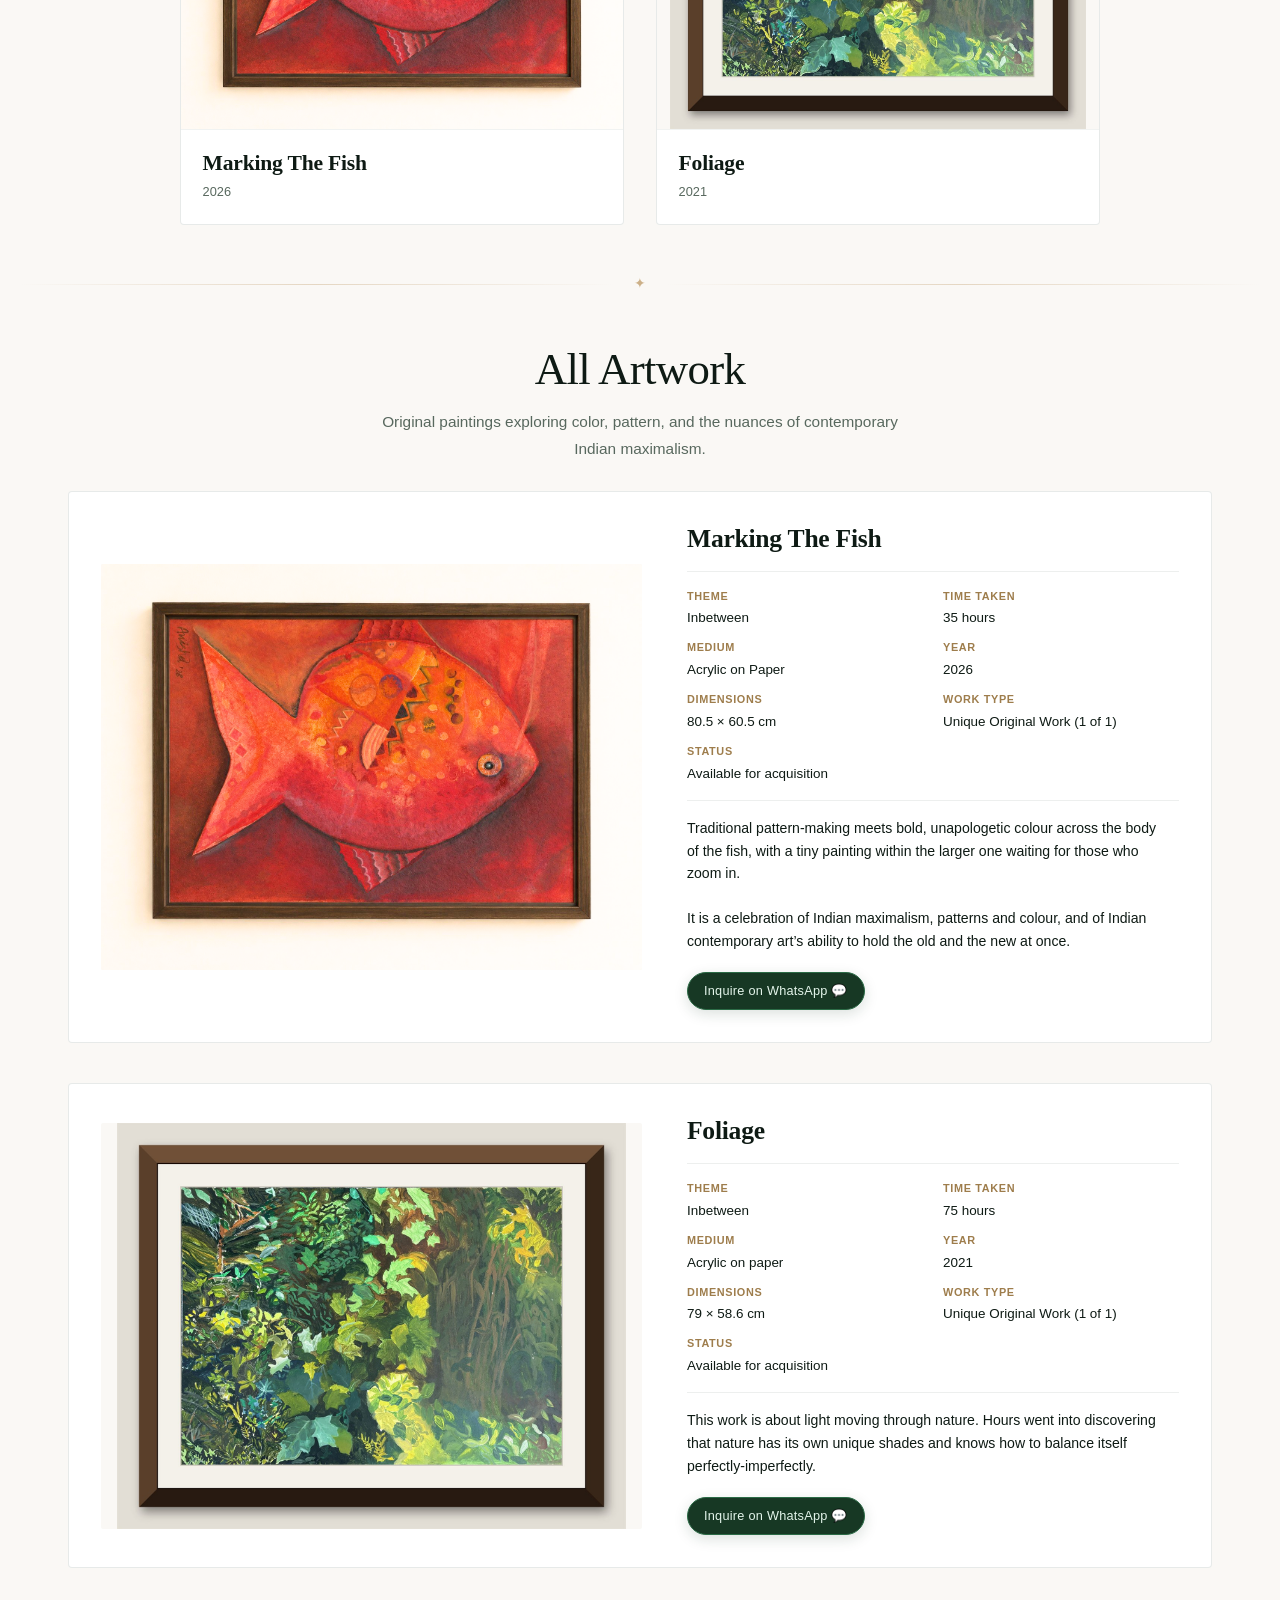
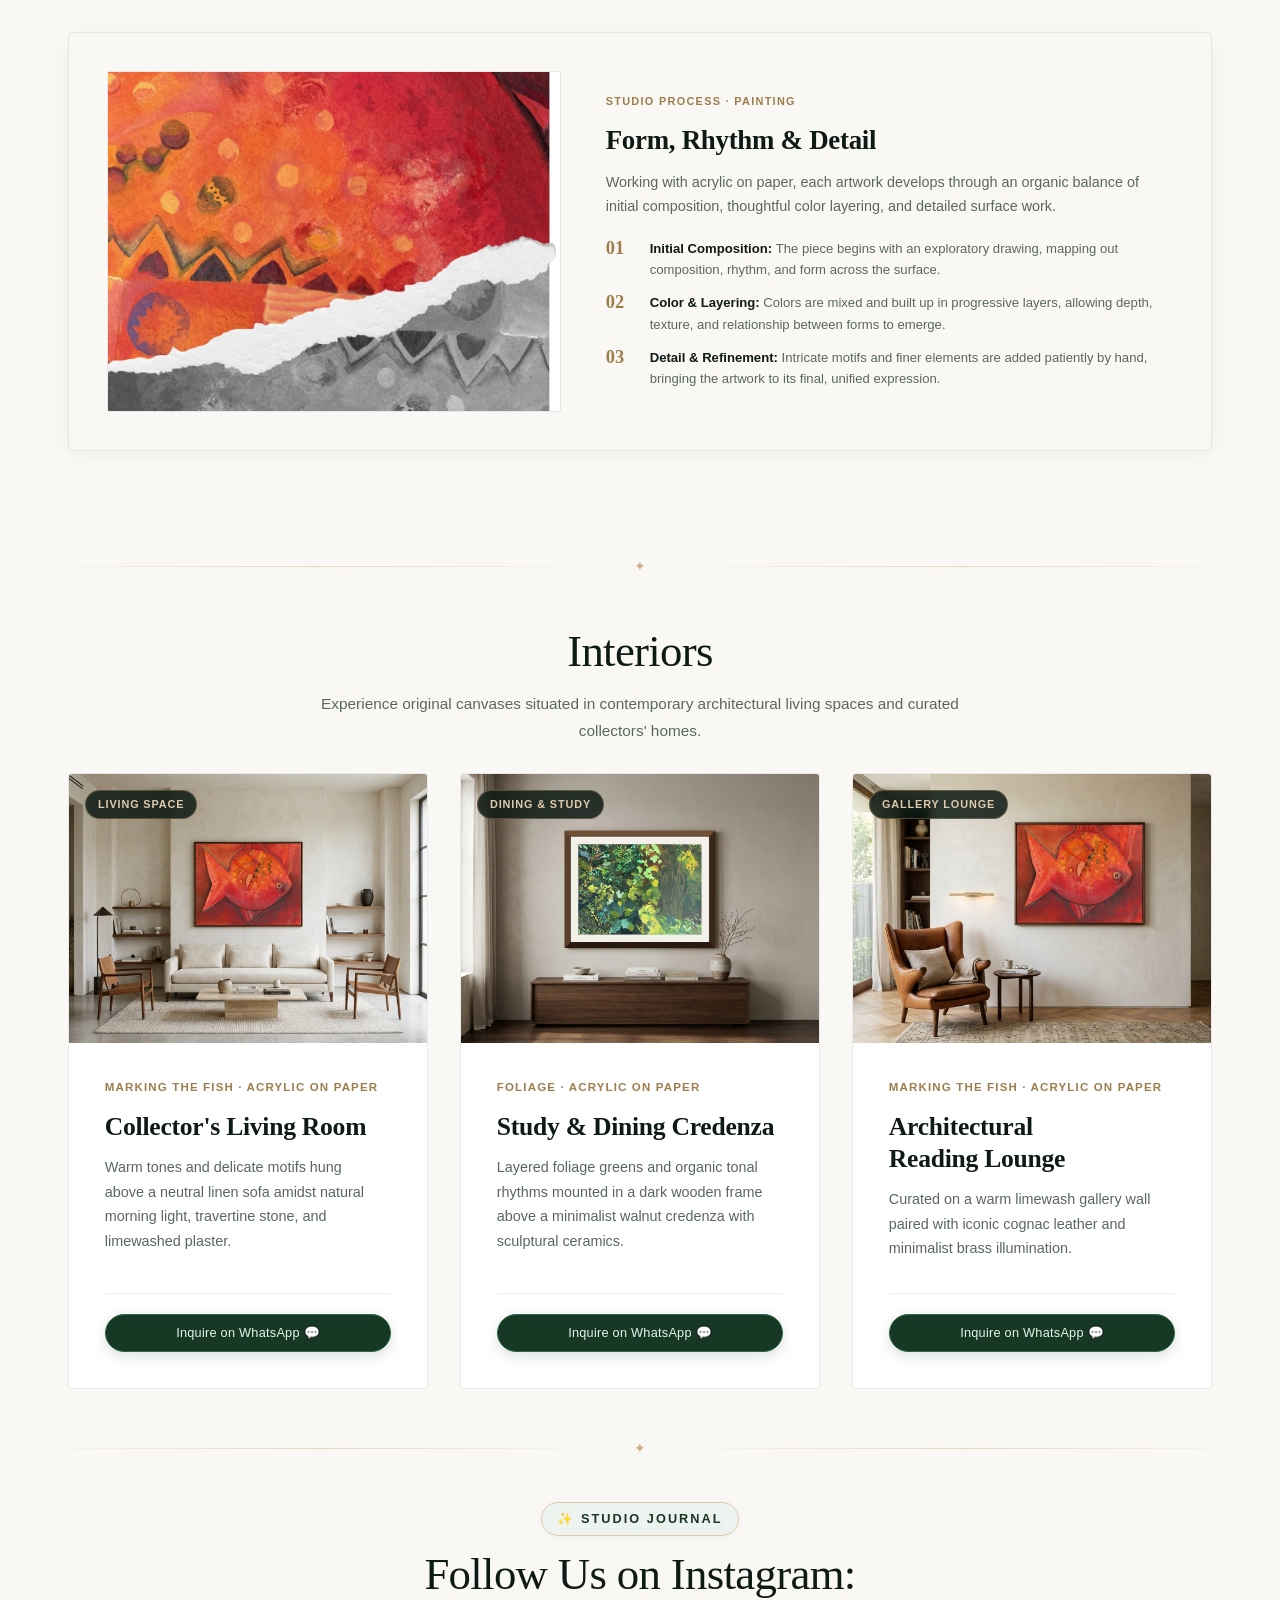
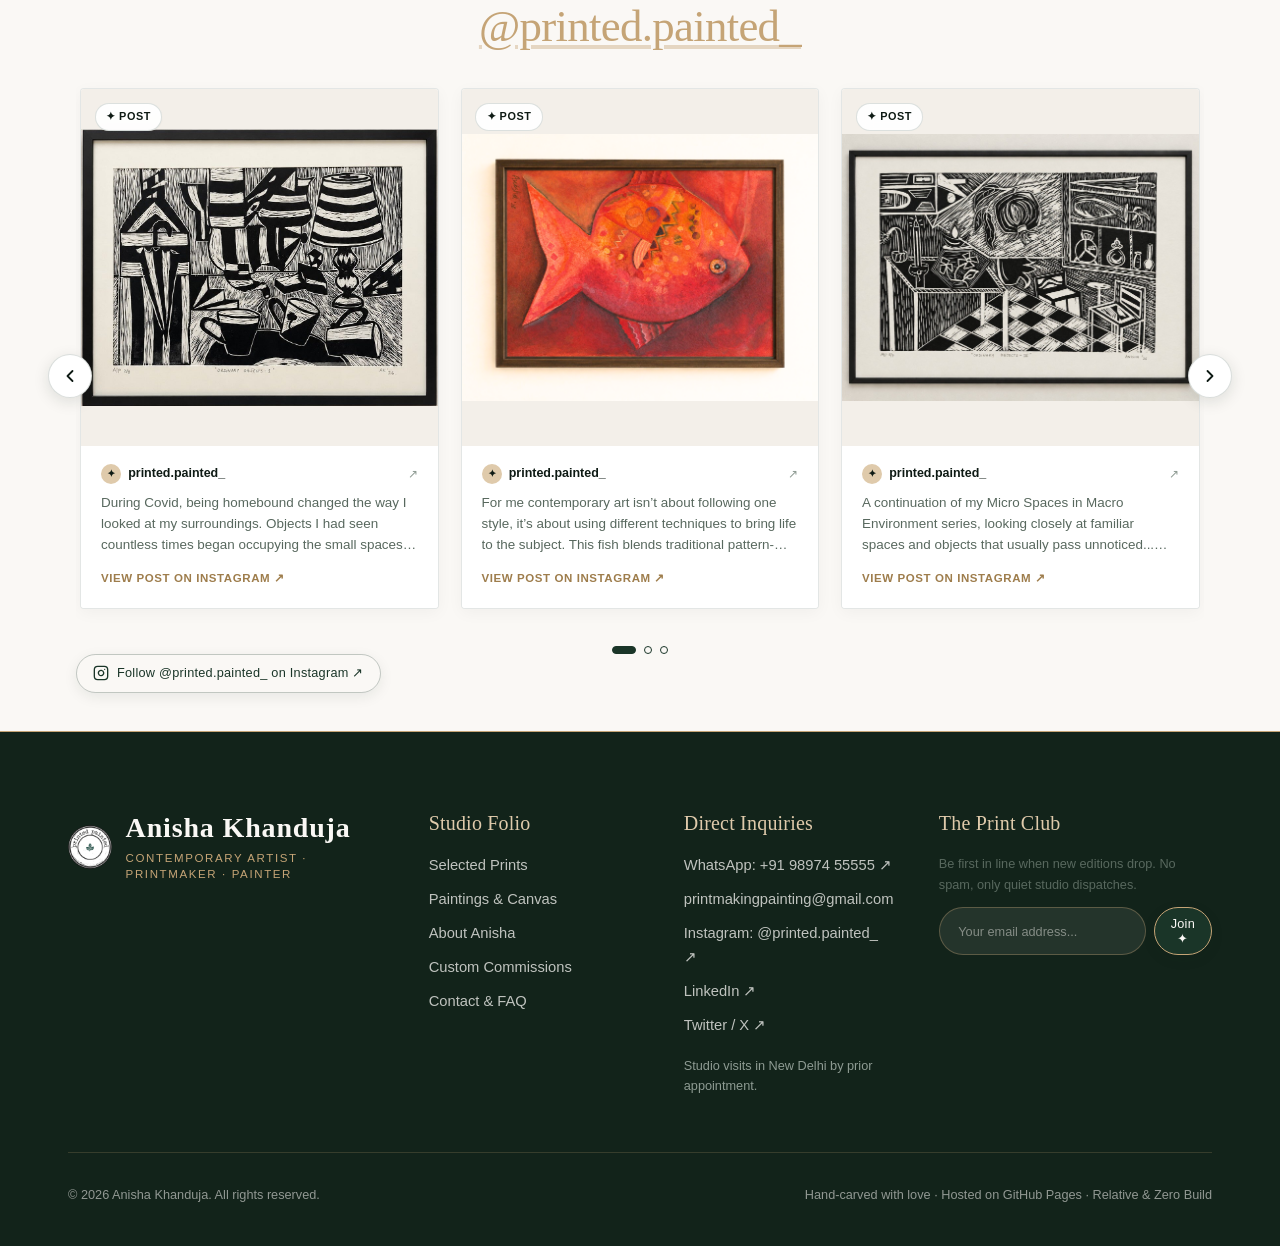
<file: paintings/index.html>
<!DOCTYPE html>
<html lang="en">
<head>
  <meta charset="UTF-8">
  <meta name="viewport" content="width=device-width, initial-scale=1.0">

  <!-- Security Directives -->
  <meta http-equiv="X-Content-Type-Options" content="nosniff">
  <meta name="referrer" content="strict-origin-when-cross-origin">
  <meta http-equiv="Permissions-Policy" content="camera=(), microphone=(), geolocation=()">
  <meta http-equiv="Content-Security-Policy" content="default-src 'self'; script-src 'self' 'unsafe-inline'; style-src 'self' 'unsafe-inline' https://fonts.googleapis.com; font-src 'self' https://fonts.gstatic.com data:; img-src 'self' data: https:; connect-src 'self' https://formsubmit.co; base-uri 'self'; form-action 'self' https://formsubmit.co;">

  <title>Paintings & Works on Canvas — Anisha Khanduja | Contemporary Artist · Printmaker · Painter</title>
  <meta name="description" content="Original contemporary paintings and works on canvas by Anisha Khanduja. Exploring colour, pattern, and an Indian maximalist sensibility across acrylic and mixed media.">
  <meta name="author" content="Anisha Khanduja">
  <link rel="canonical" href="https://anishakhanduja.com/paintings/">

  <!-- Open Graph / Meta -->
  <meta property="og:type" content="website">
  <meta property="og:title" content="Paintings & Works on Canvas — Anisha Khanduja">
  <meta property="og:description" content="Original contemporary paintings exploring colour, pattern and an Indian maximalist sensibility.">
  <meta property="og:image" content="../assets/img/paintings/marking-the-fish.png">

  <!-- Favicon -->
  <link rel="icon" type="image/jpeg" href="../assets/img/branding/logo.png">

  <!-- Google Fonts: Cormorant Garamond & Plus Jakarta Sans -->
  <link rel="preconnect" href="https://fonts.googleapis.com">
  <link rel="preconnect" href="https://fonts.gstatic.com" crossorigin>
  <link href="https://fonts.googleapis.com/css2?family=Cormorant+Garamond:ital,wght@0,300;0,400;0,500;0,600;0,700;1,400;1,500;1,600&family=Plus+Jakarta+Sans:ital,wght@0,300;0,400;0,500;0,600;0,700;1,400&display=swap" rel="stylesheet">

  <!-- Stylesheets -->
  <link rel="stylesheet" href="../css/tokens.css">
  <link rel="stylesheet" href="../css/base.css">
  <link rel="stylesheet" href="../css/components.css">
  <link rel="stylesheet" href="../css/utilities.css">
</head>
<body>
  <!-- Atmospheric Film Grain Overlay -->
  <div class="film-grain" aria-hidden="true"></div>

  <!-- Announcement Bar (Matching Home & Prints Pages) -->
  <div class="announcement-bar" role="region" aria-label="Announcement">
    <div class="container announcement-inner">
      <span>Free shipping across India · Hand-made and Hand packed with love</span>
    </div>
  </div>

  <!-- Site Header (Consistent Clean Branding) -->
  <header class="site-header" id="header">
    <div class="container header-inner">
      <!-- Brand Wordmark & Circular Logo -->
      <a href="../" class="brand" aria-label="Anisha Khanduja Studio Home">
        <img src="../assets/img/branding/logo.png" alt="Anisha Khanduja Logo" class="brand-logo-img">
        <div class="brand-text">
          <span class="brand-name">Anisha Khanduja</span>
          <span class="brand-tagline">Contemporary Artist · Printmaker · Painter</span>
        </div>
      </a>

      <!-- Desktop Navigation -->
      <nav class="site-nav" aria-label="Main Navigation">
        <a href="../" class="nav-link">Home</a>
        <a href="../prints/" class="nav-link">Prints</a>
        <a href="../paintings/" class="nav-link active">Paintings</a>
        <a href="../about/" class="nav-link">About</a>
        <a href="../commissions/" class="nav-link">Commissions</a>
        <a href="../contact/" class="nav-link">Contact</a>
      </nav>

      <!-- Header Actions (Direct WhatsApp Inquiry & Mobile Toggle) -->
      <div class="header-actions">
        <a href="https://wa.me/919897455555" class="header-wa-btn" target="_blank" rel="noopener" aria-label="Inquire on WhatsApp">
          <svg width="17" height="17" viewBox="0 0 24 24" fill="currentColor">
            <path d="M.057 24l1.687-6.163c-1.041-1.804-1.588-3.849-1.587-5.946.003-6.556 5.338-11.891 11.893-11.891 3.181.001 6.167 1.24 8.413 3.488 2.245 2.248 3.481 5.236 3.48 8.414-.003 6.557-5.338 11.892-11.893 11.892-1.99-.001-3.951-.5-5.688-1.448l-6.305 1.654zm6.597-3.807c1.676.995 3.276 1.591 5.392 1.592 5.448 0 9.886-4.434 9.889-9.885.002-5.462-4.415-9.89-9.881-9.892-5.452 0-9.887 4.434-9.889 9.884-.001 2.225.651 3.891 1.746 5.634l-.999 3.648 3.742-.981z"/>
          </svg>
          <span class="header-wa-text">Inquire</span>
        </a>

        <!-- Mobile Hamburger Button -->
        <button class="menu-toggle" id="menu-toggle-btn" aria-label="Toggle navigation menu" aria-expanded="false">
          <span></span>
          <span></span>
          <span></span>
        </button>
      </div>
    </div>
  </header>

  <!-- Mobile Navigation Overlay & Slide Panel -->
  <div class="mobile-nav-overlay" id="mobile-nav-overlay"></div>
  <aside class="mobile-nav-panel" id="mobile-nav-panel" aria-label="Mobile Navigation">
    <div class="mobile-nav-header">
      <div class="brand">
        <img src="../assets/img/branding/logo.png" alt="Anisha Khanduja Logo" class="brand-logo-img">
        <div class="brand-text">
          <span class="brand-name">Anisha Khanduja</span>
          <span class="brand-tagline">Contemporary Artist · Printmaker · Painter</span>
        </div>
      </div>
      <button class="modal-close-btn" id="mobile-nav-close" aria-label="Close menu">&times;</button>
    </div>
    <nav class="mobile-nav-links">
      <a href="../" class="mobile-nav-link">Home</a>
      <a href="../prints/" class="mobile-nav-link">Prints</a>
      <a href="../paintings/" class="mobile-nav-link active">Paintings</a>
      <a href="../about/" class="mobile-nav-link">About</a>
      <a href="../commissions/" class="mobile-nav-link">Commissions</a>
      <a href="../contact/" class="mobile-nav-link">Contact</a>
    </nav>
    <div class="mobile-nav-footer">
      <p style="font-size:var(--text-xs); color:var(--ink-muted); margin-bottom:1rem;">
        Inquiring about an original canvas or private studio viewing?
      </p>
      <a href="https://wa.me/919897455555" class="btn btn-whatsapp btn-full" target="_blank" rel="noopener">
        Chat on WhatsApp
      </a>
    </div>
  </aside>

  <!-- Main Page Content -->
  <main id="main-content">

    <!-- ================================================================
         1. FULL HORIZONTAL HERO SLIDESHOW (Marking The Fish & Foliage)
         ================================================================ -->
    <section class="prints-hero-section" id="hero">
      <div class="prints-hero-fullwidth-spread reveal-on-scroll">
        <div class="prints-hero-carousel" id="paintings-hero-carousel" aria-label="Featured Paintings Slideshow">
          
          <!-- Slide 1: Marking The Fish -->
          <div class="prints-hero-slide active" data-index="0">
            <div class="prints-hero-stage">
              <img class="prints-hero-img" src="../assets/img/paintings/marking-the-fish.png" alt="Marking The Fish — Contemporary acrylic on paper by Anisha Khanduja" width="1448" height="1086" fetchpriority="high" decoding="async">
            </div>
          </div>

          <!-- Slide 2: Foliage -->
          <div class="prints-hero-slide" data-index="1">
            <div class="prints-hero-stage">
              <img class="prints-hero-img" src="../assets/img/paintings/forest-painting.jpg" alt="Foliage — Contemporary acrylic on paper by Anisha Khanduja" width="1600" height="1274">
            </div>
          </div>

          <!-- Magnifier Loupe Lens for Paintings Hero -->
          <div class="hero-loupe-lens" id="paintings-hero-loupe"></div>

          <!-- Prev / Next Navigation Arrows -->
          <button class="prints-hero-nav-btn prints-hero-prev" id="paintings-hero-prev" aria-label="Previous painting" type="button">
            <svg width="22" height="22" viewBox="0 0 24 24" fill="none" stroke="currentColor" stroke-width="2.2" stroke-linecap="round" stroke-linejoin="round">
              <polyline points="15 18 9 12 15 6"></polyline>
            </svg>
          </button>
          <button class="prints-hero-nav-btn prints-hero-next" id="paintings-hero-next" aria-label="Next painting" type="button">
            <svg width="22" height="22" viewBox="0 0 24 24" fill="none" stroke="currentColor" stroke-width="2.2" stroke-linecap="round" stroke-linejoin="round">
              <polyline points="9 18 15 12 9 6"></polyline>
            </svg>
          </button>

          <!-- Slide Pagination Dots -->
          <div class="prints-hero-dots" id="paintings-hero-dots">
            <button class="prints-hero-dot active" data-slide="0" aria-label="Slide 1: Marking The Fish" type="button"></button>
            <button class="prints-hero-dot" data-slide="1" aria-label="Slide 2: Foliage" type="button"></button>
          </div>

        </div>
      </div>

      <!-- Understated Statement Beneath Hero Slideshow -->
      <div class="container">
        <div class="prints-hero-statement-wrap reveal-on-scroll stagger-1">
          <p class="prints-hero-statement">
            Original paintings exploring colour, pattern and an Indian maximalist sensibility.
          </p>
        </div>
      </div>
    </section>

    <!-- Gallery Architectural Divider -->
    <div class="gallery-divider" aria-hidden="true">
      <span class="divider-diamond">✦</span>
    </div>

    <!-- ================================================================
         2. SELECTED WORKS (Marking The Fish & Foliage)
         ================================================================ -->
    <section class="section selected-editions-section" id="selected-works">
      <div class="container">
        
        <div class="section-header text-center reveal-on-scroll">
          <h2 class="section-title">Selected Works</h2>
        </div>

        <div class="selected-editions-grid paintings-two-col reveal-on-scroll">
          
          <!-- Card 1: Marking The Fish -->
          <div class="selected-edition-card" data-artwork-id="fish-painting" tabindex="0" role="button" aria-label="View details for Marking The Fish">
            <div class="selected-edition-media">
              <img src="../assets/img/paintings/marking-the-fish.png" alt="Marking The Fish by Anisha Khanduja" width="1448" height="1086" loading="lazy">
              <span class="selected-edition-inspect-badge">
                <svg width="13" height="13" viewBox="0 0 24 24" fill="none" stroke="currentColor" stroke-width="2.2"><circle cx="11" cy="11" r="8"/><line x1="21" y1="21" x2="16.65" y2="16.65"/></svg>
                View Details
              </span>
            </div>
            <div class="selected-edition-caption">
              <h3 class="selected-edition-title">Marking The Fish</h3>
              <span class="selected-edition-meta">2026</span>
            </div>
          </div>

          <!-- Card 2: Foliage -->
          <div class="selected-edition-card" data-artwork-id="forest-painting" tabindex="0" role="button" aria-label="View details for Foliage">
            <div class="selected-edition-media">
              <img src="../assets/img/paintings/forest-painting.jpg" alt="Foliage by Anisha Khanduja" width="1600" height="1274" loading="lazy">
              <span class="selected-edition-inspect-badge">
                <svg width="13" height="13" viewBox="0 0 24 24" fill="none" stroke="currentColor" stroke-width="2.2"><circle cx="11" cy="11" r="8"/><line x1="21" y1="21" x2="16.65" y2="16.65"/></svg>
                View Details
              </span>
            </div>
            <div class="selected-edition-caption">
              <h3 class="selected-edition-title">Foliage</h3>
              <span class="selected-edition-meta">2021</span>
            </div>
          </div>

        </div>

      </div>
    </section>

    <!-- Gallery Architectural Divider -->
    <div class="gallery-divider" aria-hidden="true">
      <span class="divider-diamond">✦</span>
    </div>

    <!-- ================================================================
         3. ALL ARTWORK & STUDIO PROCESS SECTION
         ================================================================ -->
    <section class="section all-prints-section" id="all-paintings">
      <div class="container">
        
        <div class="section-header text-center reveal-on-scroll">
          <h2 class="section-title">All Artwork</h2>
          <p class="section-subtitle">Original paintings exploring color, pattern, and the nuances of contemporary Indian maximalism.</p>
        </div>

        <!-- Detailed Artwork Grid (2-Column Architectural Layout) -->
        <div class="print-catalogue-grid reveal-on-scroll">
          
          <!-- 1. Marking The Fish -->
          <article class="print-catalogue-card" id="plate-fish-painting">
            <div class="print-catalogue-media" data-artwork-id="fish-painting" title="Click to view details in box overlay">
              <img src="../assets/img/paintings/marking-the-fish.png" alt="Marking The Fish by Anisha Khanduja" width="1448" height="1086" loading="lazy">
            </div>
            <div class="print-catalogue-details">
              <h4 class="print-catalogue-title">Marking The Fish</h4>
              <div class="print-specs-list">
                <div class="print-spec-item">
                  <span class="print-spec-label">Theme</span>
                  <span class="print-spec-val">Inbetween</span>
                </div>
                <div class="print-spec-item">
                  <span class="print-spec-label">Time Taken</span>
                  <span class="print-spec-val">35 hours</span>
                </div>
                <div class="print-spec-item">
                  <span class="print-spec-label">Medium</span>
                  <span class="print-spec-val">Acrylic on Paper</span>
                </div>
                <div class="print-spec-item">
                  <span class="print-spec-label">Year</span>
                  <span class="print-spec-val">2026</span>
                </div>
                <div class="print-spec-item">
                  <span class="print-spec-label">Dimensions</span>
                  <span class="print-spec-val">80.5 × 60.5 cm</span>
                </div>
                <div class="print-spec-item">
                  <span class="print-spec-label">Work Type</span>
                  <span class="print-spec-val">Unique Original Work (1 of 1)</span>
                </div>
                <div class="print-spec-item">
                  <span class="print-spec-label">Status</span>
                  <span class="print-spec-val">Available for acquisition</span>
                </div>
              </div>
              <p class="print-catalogue-story">
                Traditional pattern-making meets bold, unapologetic colour across the body of the fish, with a tiny painting within the larger one waiting for those who zoom in.<br><br>It is a celebration of Indian maximalism, patterns and colour, and of Indian contemporary art’s ability to hold the old and the new at once.
              </p>
              <div class="print-catalogue-actions">
                <a href="https://wa.me/919897455555?text=Hi%20Anisha!%20I'd%20love%20to%20inquire%20about%20the%20price%20of%20Marking%20The%20Fish." class="btn btn-whatsapp btn-sm" target="_blank" rel="noopener">
                  Inquire on WhatsApp 💬
                </a>
              </div>
            </div>
          </article>

          <!-- 2. Foliage -->
          <article class="print-catalogue-card" id="plate-forest-painting">
            <div class="print-catalogue-media" data-artwork-id="forest-painting" title="Click to view details in box overlay">
              <img src="../assets/img/paintings/forest-painting.jpg" alt="Foliage by Anisha Khanduja" width="1600" height="1274" loading="lazy">
            </div>
            <div class="print-catalogue-details">
              <h4 class="print-catalogue-title">Foliage</h4>
              <div class="print-specs-list">
                <div class="print-spec-item">
                  <span class="print-spec-label">Theme</span>
                  <span class="print-spec-val">Inbetween</span>
                </div>
                <div class="print-spec-item">
                  <span class="print-spec-label">Time Taken</span>
                  <span class="print-spec-val">75 hours</span>
                </div>
                <div class="print-spec-item">
                  <span class="print-spec-label">Medium</span>
                  <span class="print-spec-val">Acrylic on paper</span>
                </div>
                <div class="print-spec-item">
                  <span class="print-spec-label">Year</span>
                  <span class="print-spec-val">2021</span>
                </div>
                <div class="print-spec-item">
                  <span class="print-spec-label">Dimensions</span>
                  <span class="print-spec-val">79 × 58.6 cm</span>
                </div>
                <div class="print-spec-item">
                  <span class="print-spec-label">Work Type</span>
                  <span class="print-spec-val">Unique Original Work (1 of 1)</span>
                </div>
                <div class="print-spec-item">
                  <span class="print-spec-label">Status</span>
                  <span class="print-spec-val">Available for acquisition</span>
                </div>
              </div>
              <p class="print-catalogue-story">
                This work is about light moving through nature. Hours went into discovering that nature has its own unique shades and knows how to balance itself perfectly-imperfectly.
              </p>
              <div class="print-catalogue-actions">
                <a href="https://wa.me/919897455555?text=Hi%20Anisha!%20I'd%20love%20to%20inquire%20about%20the%20price%20of%20Foliage." class="btn btn-whatsapp btn-sm" target="_blank" rel="noopener">
                  Inquire on WhatsApp 💬
                </a>
              </div>
            </div>
          </article>

        </div>

        <!-- Studio Process Feature for Paintings (Positioned Below Artworks) -->
        <div class="medium-process-feature reveal-on-scroll" style="margin-top: clamp(3rem, 5vw, 4.5rem);">
          <div class="medium-process-media">
            <img src="../assets/img/paintings/painting-process.jpg" alt="Painting studio process by Anisha Khanduja" loading="lazy" width="1080" height="1350">
          </div>
          <div class="medium-process-content">
            <span class="process-kicker">Studio Process · Painting</span>
            <h3 class="process-headline">Form, Rhythm &amp; Detail</h3>
            <p class="process-intro">
              Working with acrylic on paper, each artwork develops through an organic balance of initial composition, thoughtful color layering, and detailed surface work.
            </p>
            <div class="process-steps">
              <div class="process-step">
                <span class="step-num">01</span>
                <div class="step-body">
                  <strong>Initial Composition:</strong>
                  <p> The piece begins with an exploratory drawing, mapping out composition, rhythm, and form across the surface.</p>
                </div>
              </div>
              <div class="process-step">
                <span class="step-num">02</span>
                <div class="step-body">
                  <strong>Color &amp; Layering:</strong>
                  <p> Colors are mixed and built up in progressive layers, allowing depth, texture, and relationship between forms to emerge.</p>
                </div>
              </div>
              <div class="process-step">
                <span class="step-num">03</span>
                <div class="step-body">
                  <strong>Detail &amp; Refinement:</strong>
                  <p> Intricate motifs and finer elements are added patiently by hand, bringing the artwork to its final, unified expression.</p>
                </div>
              </div>
            </div>
          </div>
        </div>

      </div>
    </section>

    <!-- Gallery Architectural Divider -->
    <div class="gallery-divider" aria-hidden="true">
      <span class="divider-diamond">✦</span>
    </div>

    <!-- ================================================================
         4. INTERIORS SECTION (Works on Canvas in Architectural Settings)
         ================================================================ -->
    <section class="section interiors-section" id="interiors">
      <div class="container">
        
        <div class="section-header text-center reveal-on-scroll">
          <h2 class="section-title">Interiors</h2>
          <p class="section-subtitle">Experience original canvases situated in contemporary architectural living spaces and curated collectors' homes.</p>
        </div>

        <div class="interiors-grid reveal-on-scroll">
          
          <!-- Interior 1: Collector's Living Room -->
          <article class="interior-card">
            <div class="interior-media">
              <img src="../assets/img/paintings/interior-fish-living-room.jpg" alt="Marking The Fish in a warm minimalist collector's living room" loading="lazy" width="1600" height="1200">
              <span class="interior-badge">Living Space</span>
            </div>
            <div class="interior-info">
              <span class="interior-artwork-tag">Marking The Fish · Acrylic on Paper</span>
              <h3 class="interior-title">Collector's Living Room</h3>
              <p class="interior-desc">
                Warm tones and delicate motifs hung above a neutral linen sofa amidst natural morning light, travertine stone, and limewashed plaster.
              </p>
              <div class="interior-footer">
                <a href="https://wa.me/919897455555?text=Hi%20Anisha!%20I'm%20inquiring%20about%20Marking%20The%20Fish%20in%20the%20Living%20Room%20setting." class="btn btn-whatsapp btn-sm" target="_blank" rel="noopener">
                  Inquire on WhatsApp 💬
                </a>
              </div>
            </div>
          </article>

          <!-- Interior 2: Study & Dining Credenza -->
          <article class="interior-card">
            <div class="interior-media">
              <img src="../assets/img/paintings/interior-forest-credenza.jpg" alt="Foliage mounted above dark walnut credenza in contemporary study" loading="lazy" width="1600" height="1200">
              <span class="interior-badge">Dining &amp; Study</span>
            </div>
            <div class="interior-info">
              <span class="interior-artwork-tag">Foliage · Acrylic on Paper</span>
              <h3 class="interior-title">Study &amp; Dining Credenza</h3>
              <p class="interior-desc">
                Layered foliage greens and organic tonal rhythms mounted in a dark wooden frame above a minimalist walnut credenza with sculptural ceramics.
              </p>
              <div class="interior-footer">
                <a href="https://wa.me/919897455555?text=Hi%20Anisha!%20I'm%20inquiring%20about%20Foliage%20in%20the%20Credenza%20setting." class="btn btn-whatsapp btn-sm" target="_blank" rel="noopener">
                  Inquire on WhatsApp 💬
                </a>
              </div>
            </div>
          </article>

          <!-- Interior 3: Architectural Reading Lounge -->
          <article class="interior-card">
            <div class="interior-media">
              <img src="../assets/img/paintings/interior-fish-reading-nook.jpg" alt="Marking The Fish on stone-textured gallery wall in collector's reading lounge" loading="lazy" width="1600" height="1200">
              <span class="interior-badge">Gallery Lounge</span>
            </div>
            <div class="interior-info">
              <span class="interior-artwork-tag">Marking The Fish · Acrylic on Paper</span>
              <h3 class="interior-title">Architectural Reading Lounge</h3>
              <p class="interior-desc">
                Curated on a warm limewash gallery wall paired with iconic cognac leather and minimalist brass illumination.
              </p>
              <div class="interior-footer">
                <a href="https://wa.me/919897455555?text=Hi%20Anisha!%20I'm%20inquiring%20about%20Marking%20The%20Fish%20in%20the%20Reading%20Lounge%20setting." class="btn btn-whatsapp btn-sm" target="_blank" rel="noopener">
                  Inquire on WhatsApp 💬
                </a>
              </div>
            </div>
          </article>

        </div>

      </div>
    </section>

    <!-- Gallery Architectural Divider -->
    <div class="gallery-divider" aria-hidden="true">
      <span class="divider-diamond">✦</span>
    </div>

    <!-- ================================================================
         5. INSTAGRAM POSTS & REELS SLIDESHOW
         ================================================================ -->
    <section class="section insta-strip-section" id="instagram">
      <div class="container">
        <div class="section-header text-center reveal-on-scroll">
          <div class="eyebrow">✨ Studio Journal</div>
          <h2 class="section-title">Follow Us on Instagram: <a href="https://www.instagram.com/printed.painted_/" target="_blank" rel="noopener" class="insta-title-link">@printed.painted_</a></h2>
        </div>
        
        <!-- Carousel Container -->
        <div class="insta-carousel-wrap reveal-on-scroll stagger-1" id="insta-carousel" aria-roledescription="carousel" aria-label="Instagram posts and reels">
          
          <!-- Prev / Next Controls -->
          <button class="insta-nav-btn insta-prev-btn" id="insta-prev-btn" aria-label="Previous Instagram slide" type="button">
            <svg width="20" height="20" viewBox="0 0 24 24" fill="none" stroke="currentColor" stroke-width="2.2" stroke-linecap="round" stroke-linejoin="round">
              <polyline points="15 18 9 12 15 6"></polyline>
            </svg>
          </button>
          
          <button class="insta-nav-btn insta-next-btn" id="insta-next-btn" aria-label="Next Instagram slide" type="button">
            <svg width="20" height="20" viewBox="0 0 24 24" fill="none" stroke="currentColor" stroke-width="2.2" stroke-linecap="round" stroke-linejoin="round">
              <polyline points="9 18 15 12 9 6"></polyline>
            </svg>
          </button>

          <!-- Slides Track Window -->
          <div class="insta-carousel-viewport" id="insta-viewport">
            <div class="insta-carousel-track" id="insta-track">
              <!-- Slide 1: Post (Ordinary Objects 1) -->
              <div class="insta-slide" data-type="post">
                <a href="https://www.instagram.com/printed.painted_/p/Ddq5JgoifHd/" target="_blank" rel="noopener" class="insta-slide-card" aria-label="View Ordinary Objects 1 post on Instagram">
                  <div class="insta-slide-media">
                    <img src="../assets/img/prints/ordinary-objects-1.jpg" alt="Ordinary Objects 1 linocut print" loading="lazy">
                    <span class="insta-badge insta-badge-post">
                      ✦ Post
                    </span>
                  </div>
                  <div class="insta-slide-meta">
                    <div class="insta-account-row">
                      <span class="insta-avatar">✦</span>
                      <span class="insta-username">printed.painted_</span>
                      <span class="insta-icon-glyph">↗</span>
                    </div>
                    <p class="insta-caption">During Covid, being homebound changed the way I looked at my surroundings. Objects I had seen countless times began occupying the small spaces of home as micro spaces within a macro environment.</p>
                    <span class="insta-view-cta">View Post on Instagram ↗</span>
                  </div>
                </a>
              </div>

              <!-- Slide 2: Post (Marking The Fish) -->
              <div class="insta-slide" data-type="post">
                <a href="https://www.instagram.com/printed.painted_/" target="_blank" rel="noopener" class="insta-slide-card" aria-label="View Marking The Fish post on Instagram">
                  <div class="insta-slide-media">
                    <img src="../assets/img/paintings/marking-the-fish.png" alt="Marking The Fish acrylic painting on paper" loading="lazy">
                    <span class="insta-badge insta-badge-post">
                      ✦ Post
                    </span>
                  </div>
                  <div class="insta-slide-meta">
                    <div class="insta-account-row">
                      <span class="insta-avatar">✦</span>
                      <span class="insta-username">printed.painted_</span>
                      <span class="insta-icon-glyph">↗</span>
                    </div>
                    <p class="insta-caption">For me contemporary art isn&rsquo;t about following one style, it&rsquo;s about using different techniques to bring life to the subject. This fish blends traditional pattern-making with bold, unapologetic colour.</p>
                    <span class="insta-view-cta">View Post on Instagram ↗</span>
                  </div>
                </a>
              </div>

              <!-- Slide 3: Post (Ordinary Objects 3) -->
              <div class="insta-slide" data-type="post">
                <a href="https://www.instagram.com/p/Ddjf5peDSTY/" target="_blank" rel="noopener" class="insta-slide-card" aria-label="View Ordinary Objects 3 post on Instagram">
                  <div class="insta-slide-media">
                    <img src="../assets/img/prints/ordinary-objects-3.jpg" alt="Ordinary Objects 3 linocut print" loading="lazy">
                    <span class="insta-badge insta-badge-post">
                      ✦ Post
                    </span>
                  </div>
                  <div class="insta-slide-meta">
                    <div class="insta-account-row">
                      <span class="insta-avatar">✦</span>
                      <span class="insta-username">printed.painted_</span>
                      <span class="insta-icon-glyph">↗</span>
                    </div>
                    <p class="insta-caption">A continuation of my Micro Spaces in Macro Environment series, looking closely at familiar spaces and objects that usually pass unnoticed... When you sit down to document, you start noticing ordinary things which make home, home.</p>
                    <span class="insta-view-cta">View Post on Instagram ↗</span>
                  </div>
                </a>
              </div>

              <!-- Slide 4: Post (Cyanotype Circle) -->
              <div class="insta-slide" data-type="post">
                <a href="https://www.instagram.com/printed.painted_/" target="_blank" rel="noopener" class="insta-slide-card" aria-label="View Cyanotype Circle on Instagram">
                  <div class="insta-slide-media">
                    <img src="../assets/img/prints/cyanotype-circle.png" alt="Cyanotype Circle sun print" loading="lazy">
                    <span class="insta-badge insta-badge-post">
                      ✦ Post
                    </span>
                  </div>
                  <div class="insta-slide-meta">
                    <div class="insta-account-row">
                      <span class="insta-avatar">✦</span>
                      <span class="insta-username">printed.painted_</span>
                      <span class="insta-icon-glyph">↗</span>
                    </div>
                    <p class="insta-caption">Natural solar exposure and water development. Prussian blue tones capturing shadows in sunlight &mdash; an exploration of light, chance, and quiet presence.</p>
                    <span class="insta-view-cta">View Post on Instagram ↗</span>
                  </div>
                </a>
              </div>

              <!-- Slide 5: Post (Foliage Painting) -->
              <div class="insta-slide" data-type="post">
                <a href="https://www.instagram.com/printed.painted_/" target="_blank" rel="noopener" class="insta-slide-card" aria-label="View Foliage painting post on Instagram">
                  <div class="insta-slide-media">
                    <img src="../assets/img/paintings/forest-painting.jpg" alt="Foliage painting by Anisha Khanduja" loading="lazy">
                    <span class="insta-badge insta-badge-post">
                      ✦ Post
                    </span>
                  </div>
                  <div class="insta-slide-meta">
                    <div class="insta-account-row">
                      <span class="insta-avatar">✦</span>
                      <span class="insta-username">printed.painted_</span>
                      <span class="insta-icon-glyph">↗</span>
                    </div>
                    <p class="insta-caption">Spent hours painting this and can now confirm: Nature has its own unique shades. It knows how to balance itself perfectly-imperfectly.</p>
                    <span class="insta-view-cta">View Post on Instagram ↗</span>
                  </div>
                </a>
              </div>
            </div>
          </div>

          <!-- Pagination Dots -->
          <div class="insta-carousel-dots" id="insta-dots" aria-label="Slideshow indicators"></div>

          <!-- Direct Instagram Profile CTA -->
          <div class="insta-profile-cta-row">
            <a href="https://www.instagram.com/printed.painted_/" target="_blank" rel="noopener" class="btn btn-secondary btn-sm insta-profile-btn">
              <svg width="16" height="16" viewBox="0 0 24 24" fill="none" stroke="currentColor" stroke-width="2" stroke-linecap="round" stroke-linejoin="round">
                <rect x="2" y="2" width="20" height="20" rx="5" ry="5"></rect>
                <path d="M16 11.37A4 4 0 1 1 12.63 8 4 4 0 0 1 16 11.37z"></path>
                <line x1="17.5" y1="6.5" x2="17.51" y2="6.5"></line>
              </svg>
              Follow @printed.painted_ on Instagram ↗
            </a>
          </div>

        </div>

      </div>
    </section>

  </main>

  <!-- Site Footer (Matching Home & Prints Pages) -->
  <footer class="site-footer" id="contact">
    <div class="container">
      <div class="footer-grid">
        <!-- Col 1: Brand & Tagline -->
        <div class="footer-brand">
          <a href="../" class="brand">
            <img src="../assets/img/branding/logo.png" alt="Anisha Khanduja Logo" class="brand-logo-img">
            <div class="brand-text">
              <span class="brand-name">Anisha Khanduja</span>
              <span class="brand-tagline">Contemporary Artist · Printmaker · Painter</span>
            </div>
          </a>
        </div>

        <!-- Col 2: Navigation -->
        <div>
          <h4 class="footer-col-title">Studio Folio</h4>
          <div class="footer-links">
            <a href="../prints/">Selected Prints</a>
            <a href="../paintings/">Paintings &amp; Canvas</a>
            <a href="../about/">About Anisha</a>
            <a href="../commissions/">Custom Commissions</a>
            <a href="../contact/">Contact &amp; FAQ</a>
          </div>
        </div>

        <!-- Col 3: Direct Inquiries -->
        <div>
          <h4 class="footer-col-title">Direct Inquiries</h4>
          <div class="footer-links">
            <a href="https://wa.me/919897455555" target="_blank" rel="noopener">WhatsApp: +91 98974 55555 ↗</a>
            <a href="mailto:printmakingpainting@gmail.com">printmakingpainting@gmail.com</a>
            <a href="https://www.instagram.com/printed.painted_/" target="_blank" rel="noopener">Instagram: @printed.painted_ ↗</a>
            <a href="https://www.linkedin.com/in/dr-anisha-khanduja-98795b39?utm_source=share_via&utm_content=profile&utm_medium=member_android" target="_blank" rel="noopener">LinkedIn ↗</a>
            <a href="https://x.com/AnishaKhanduja?s=20" target="_blank" rel="noopener">Twitter / X ↗</a>
            <span style="font-size:var(--text-xs); color:var(--ink-muted); margin-top:0.5rem;">
              Studio visits in New Delhi by prior appointment.
            </span>
          </div>
        </div>

        <!-- Col 4: Newsletter -->
        <div>
          <h4 class="footer-col-title">The Print Club</h4>
          <p style="font-size:var(--text-xs); color:var(--ink-light); margin-bottom:0.5rem;">
            Be first in line when new editions drop. No spam, only quiet studio dispatches.
          </p>
          <form class="newsletter-form" id="newsletter-form" action="https://formsubmit.co/printmakingpainting@gmail.com" method="POST">
            <input type="hidden" name="_subject" value="New Print Club Subscriber — Anisha Khanduja Studio">
            <input type="hidden" name="_template" value="table">
            <input type="hidden" name="_captcha" value="false">
            <input type="email" name="email" class="newsletter-input" placeholder="Your email address..." required aria-label="Your email address">
            <button type="submit" class="btn btn-sm btn-primary">Join ✦</button>
          </form>
        </div>
      </div>

      <!-- Footer Bottom -->
      <div class="footer-bottom">
        <div>
          © <span id="copyright-year">2026</span> Anisha Khanduja. All rights reserved.
        </div>
        <div>
          Hand-carved with love · Hosted on GitHub Pages · Relative &amp; Zero Build
        </div>
      </div>
    </div>
  </footer>

  <!-- ================================================================
       ARTWORK DETAIL MODAL BOX (Lightbox Overlay with Page in Background)
       ================================================================ -->
  <div class="modal-overlay" id="artwork-modal-overlay" role="dialog" aria-modal="true" aria-label="Artwork Details">
    <div class="modal-dialog" id="artwork-modal-dialog"></div>
  </div>

  <!-- Scripts -->
  <script src="../assets/data/products.js"></script>
  <script src="../js/cart.js"></script>
  <script src="../js/gallery.js"></script>
  <script src="../js/ui.js"></script>
  <script src="../js/main.js"></script>
</body>
</html>
</file>
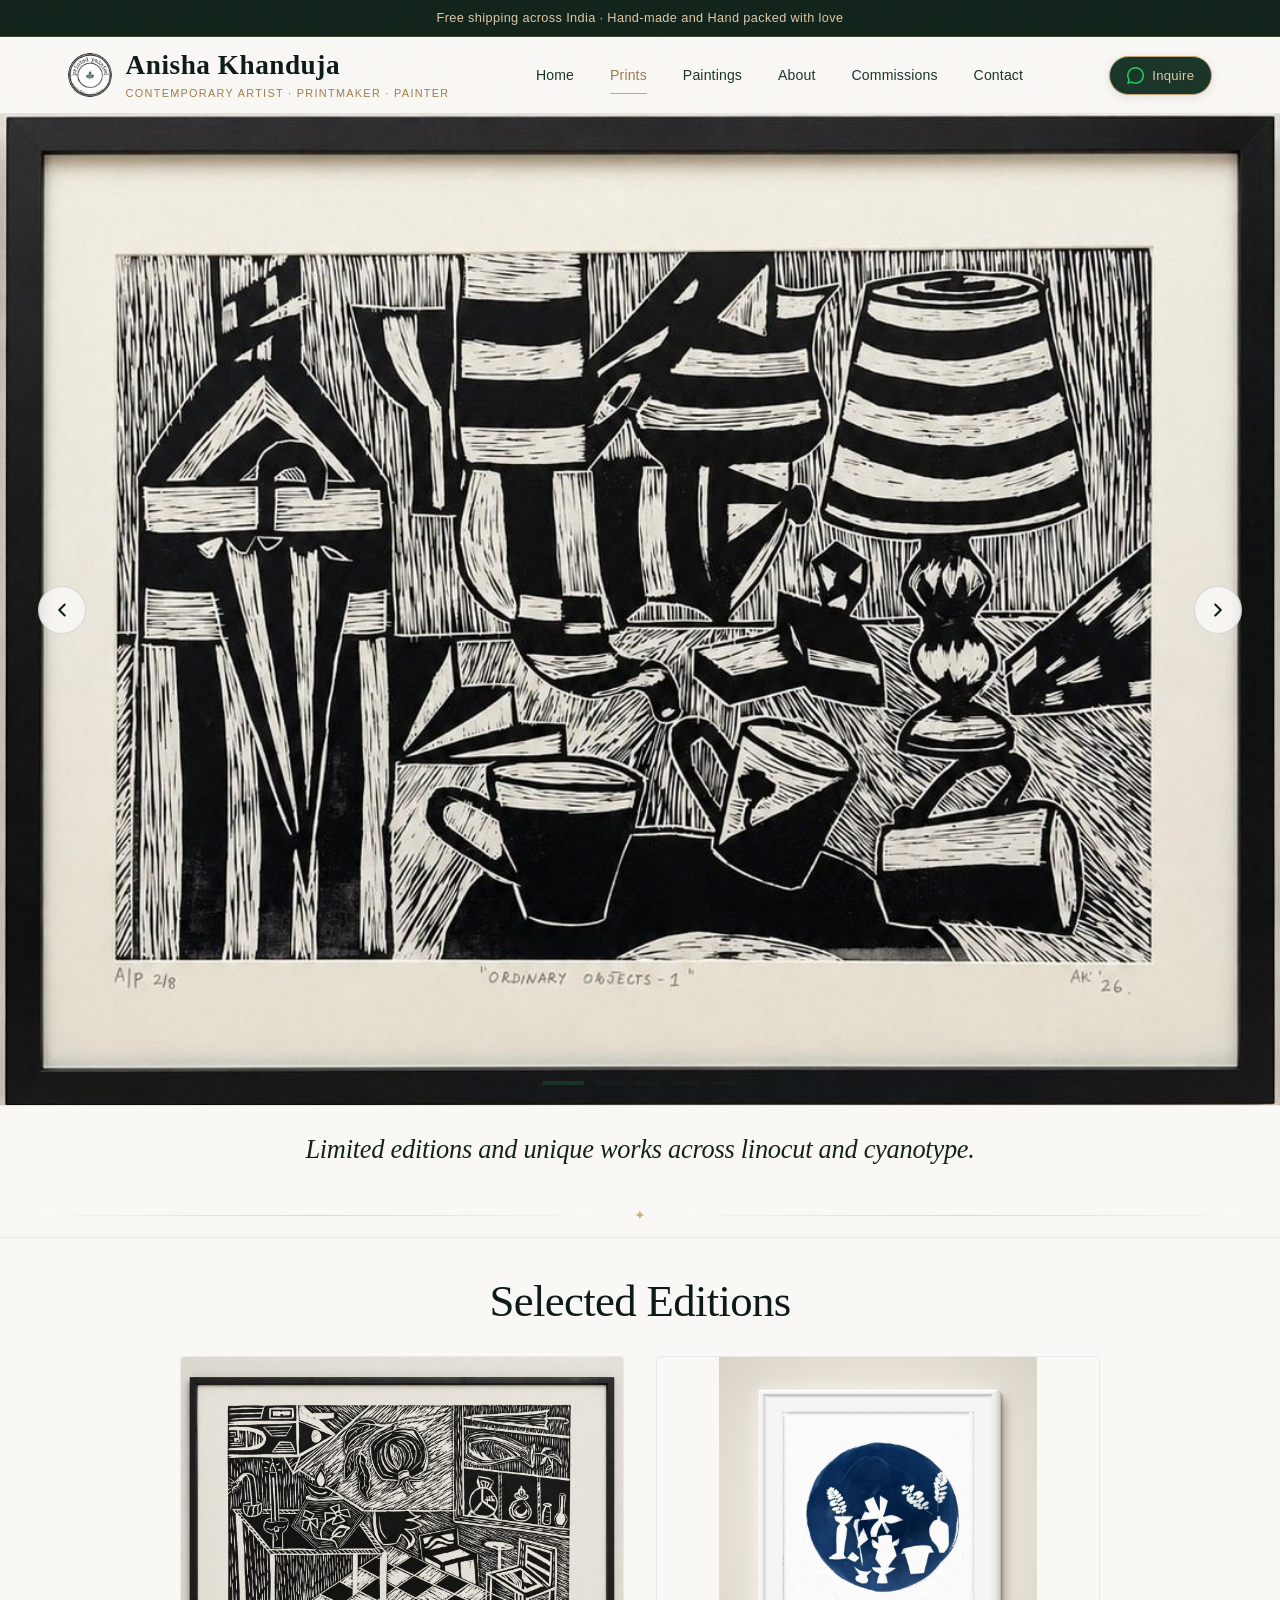
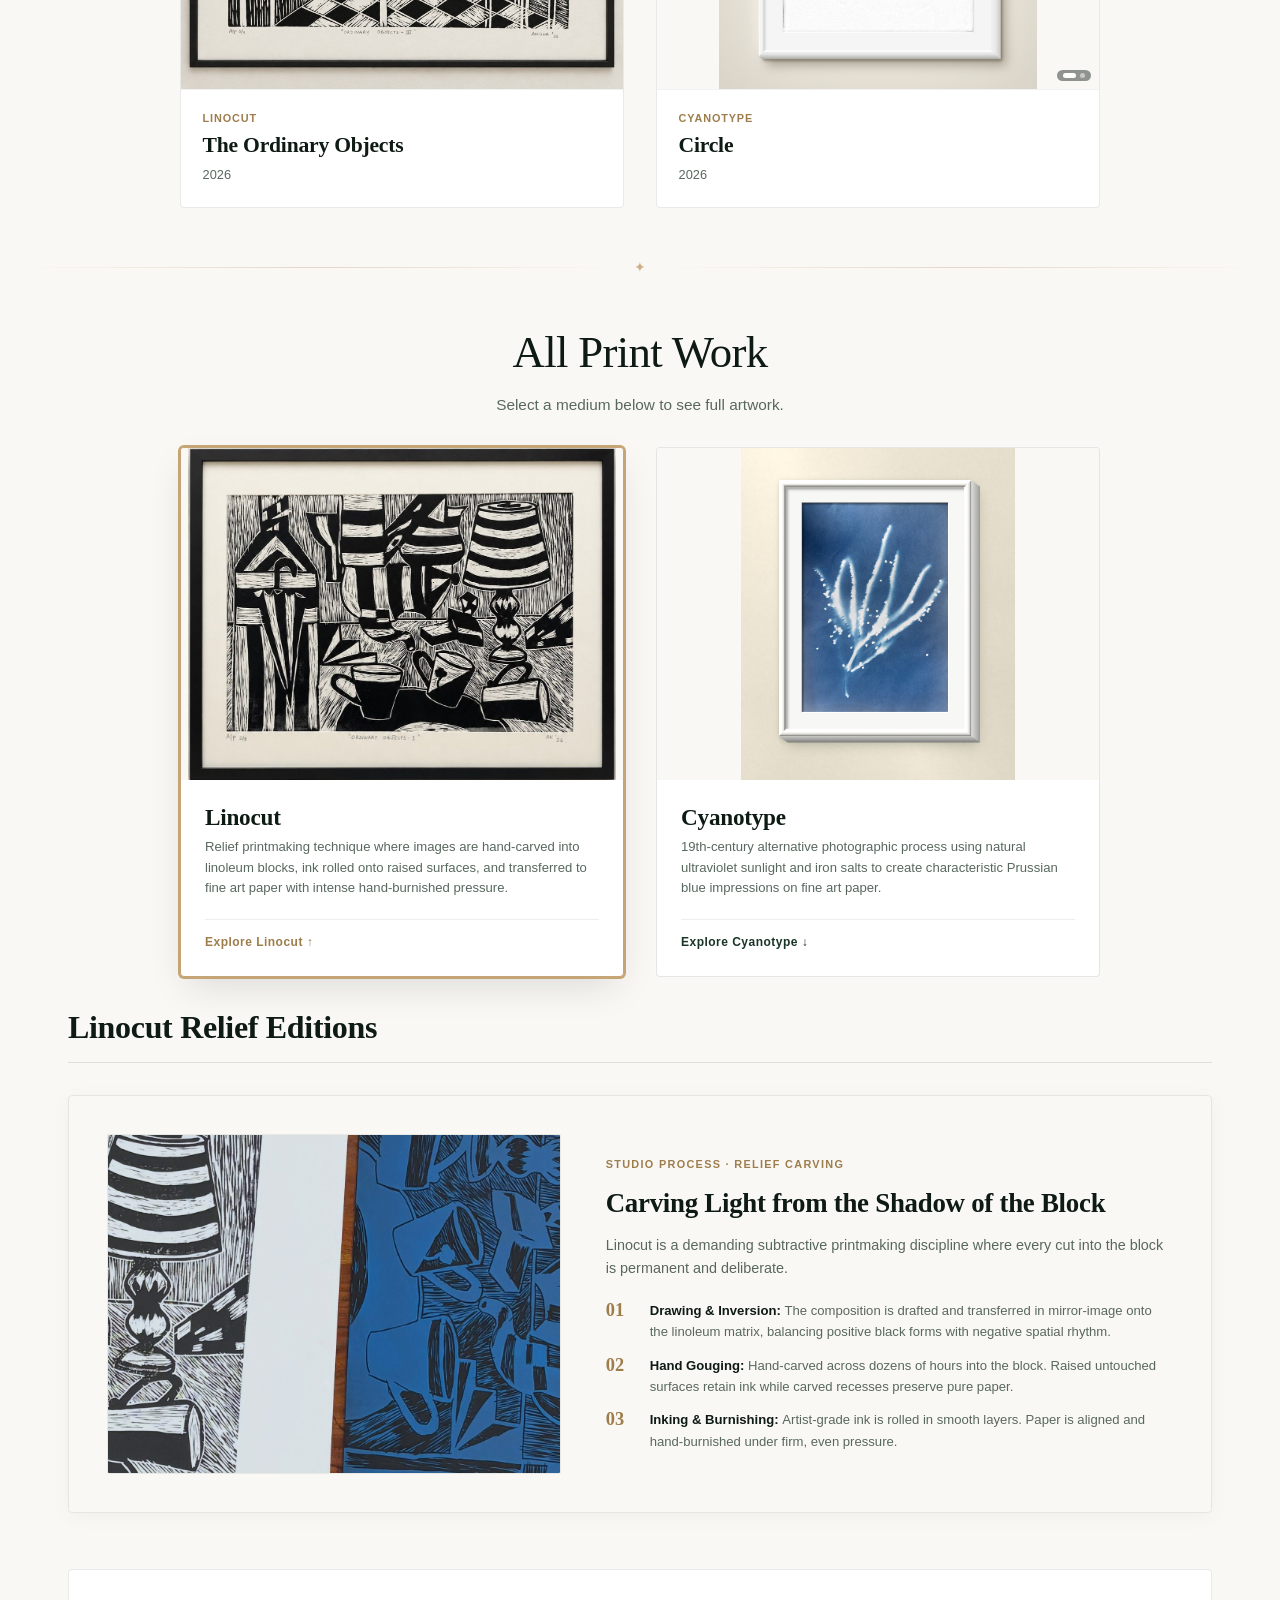
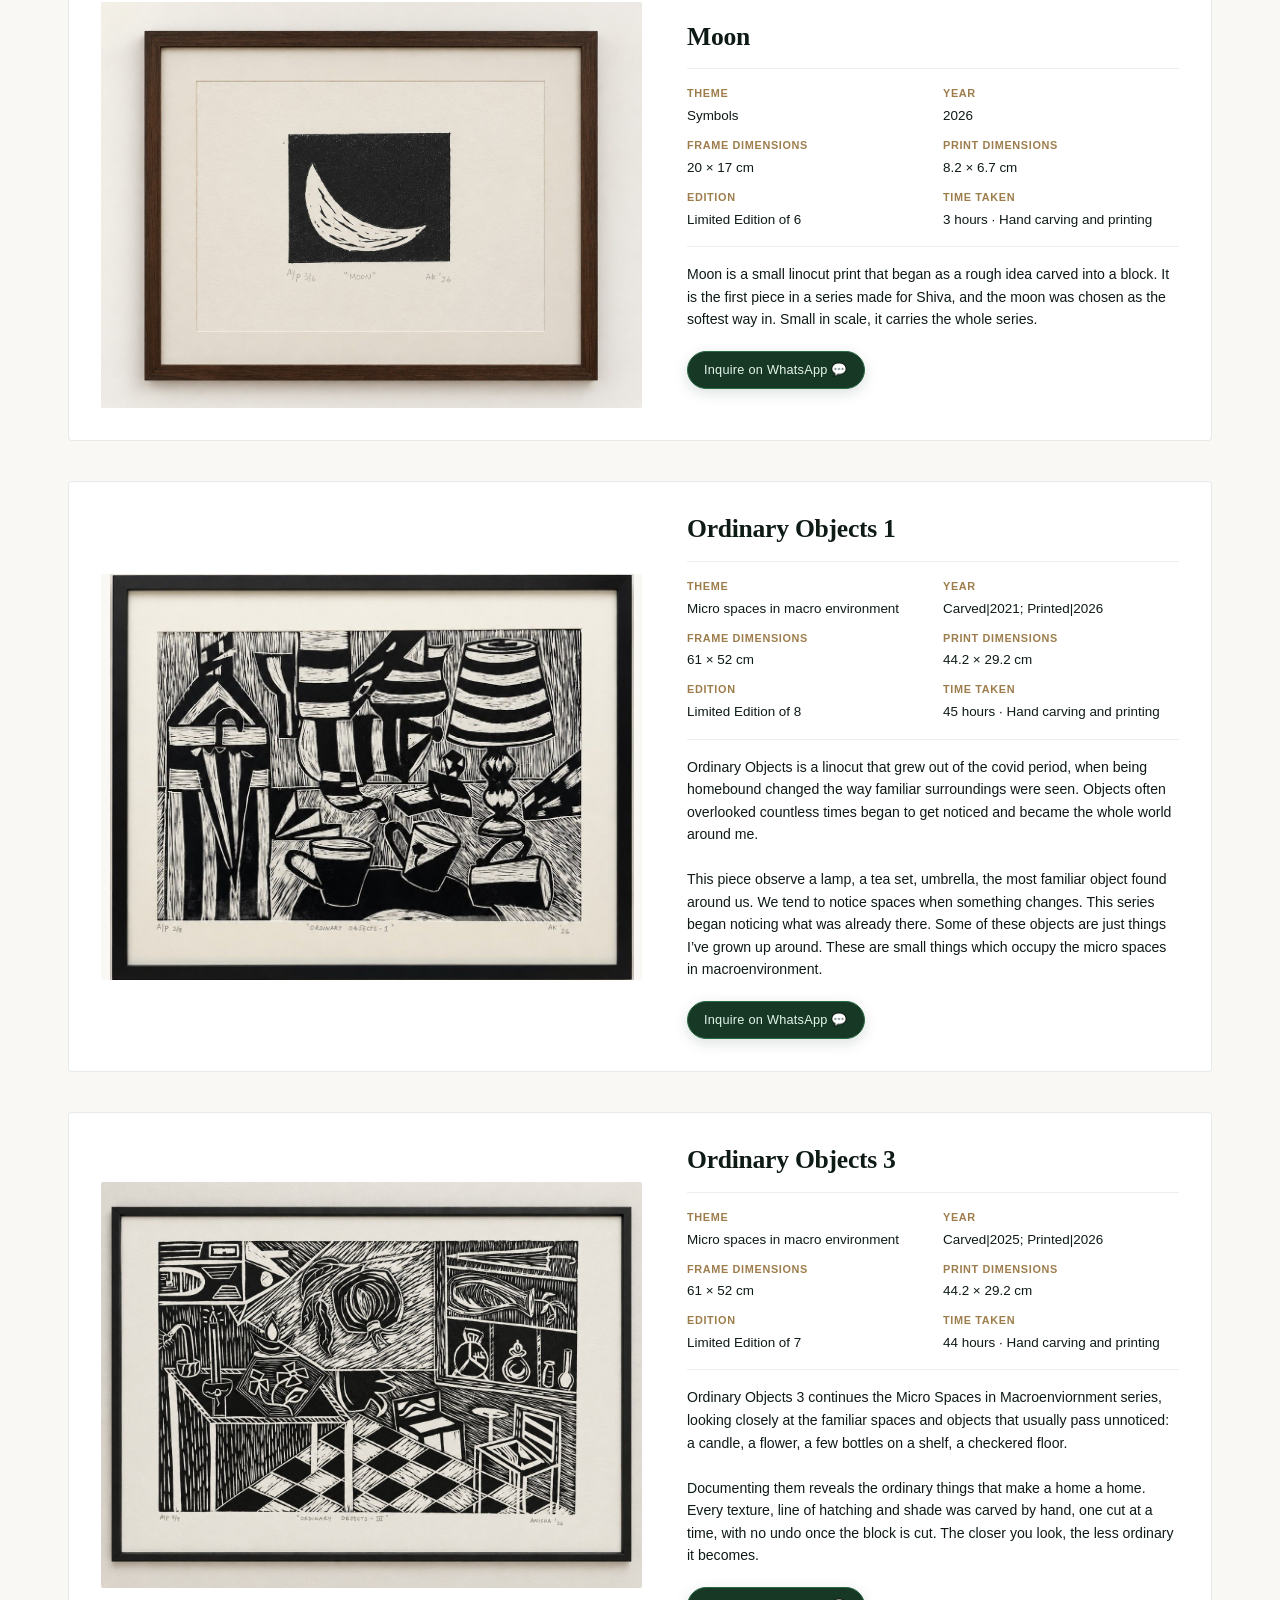
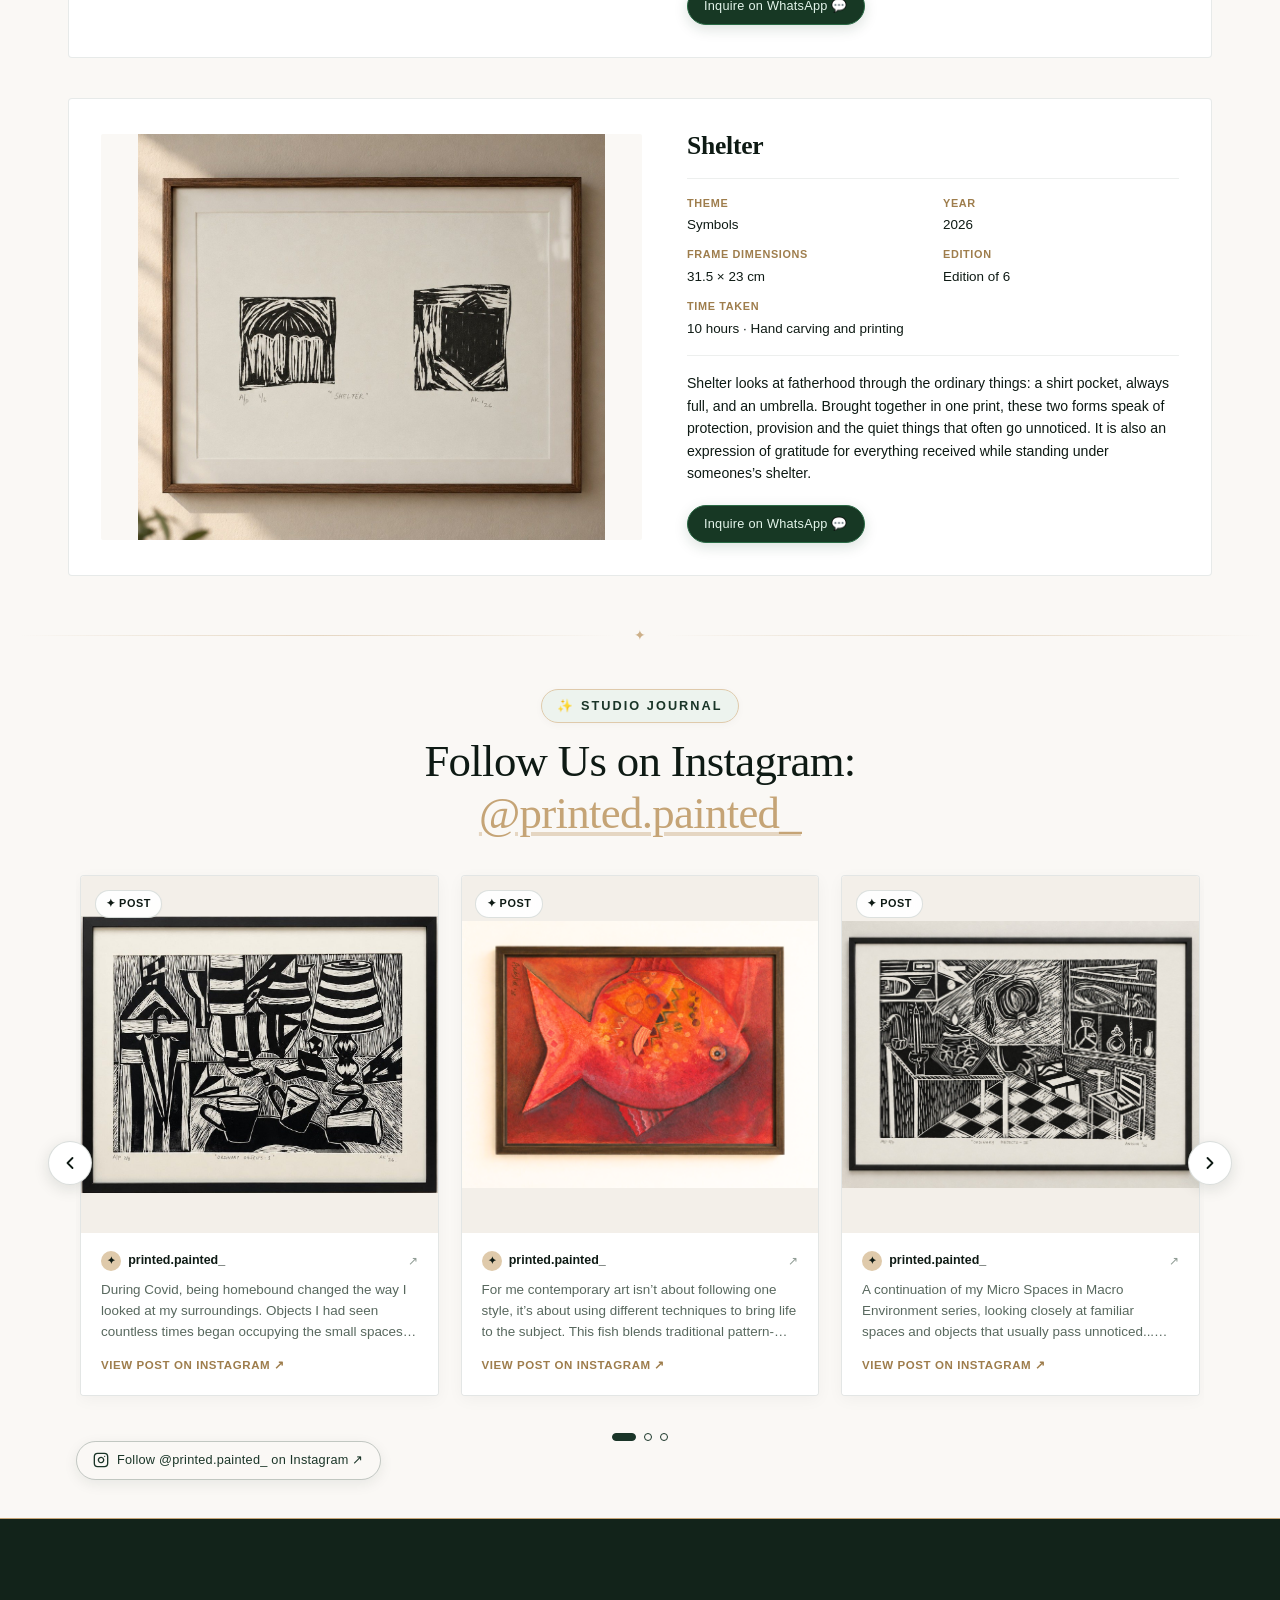
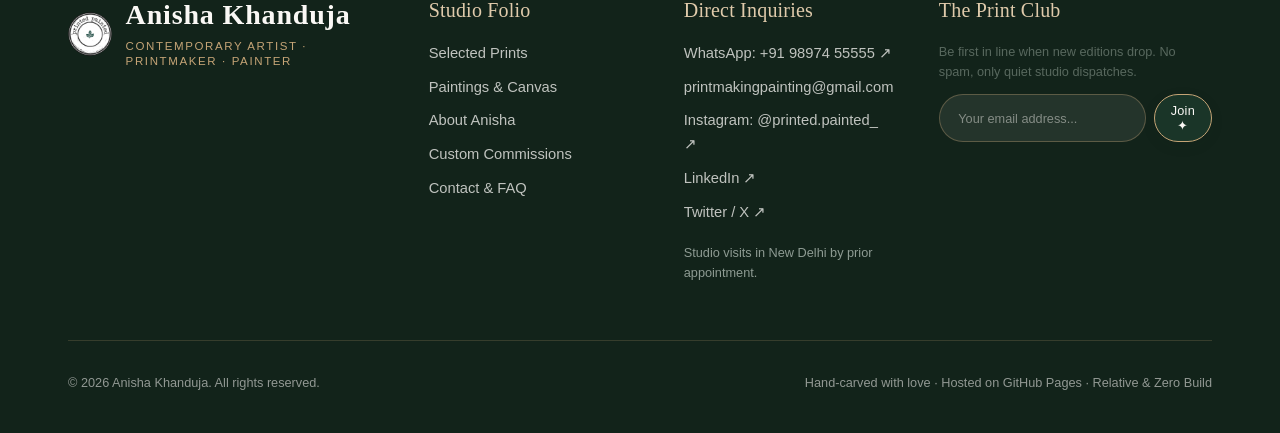
<file: prints/index.html>
<!DOCTYPE html>
<html lang="en">
<head>
  <meta charset="UTF-8">
  <meta name="viewport" content="width=device-width, initial-scale=1.0">

  <!-- Security Directives -->
  <meta http-equiv="X-Content-Type-Options" content="nosniff">
  <meta name="referrer" content="strict-origin-when-cross-origin">
  <meta http-equiv="Permissions-Policy" content="camera=(), microphone=(), geolocation=()">
  <meta http-equiv="Content-Security-Policy" content="default-src 'self'; script-src 'self' 'unsafe-inline'; style-src 'self' 'unsafe-inline' https://fonts.googleapis.com; font-src 'self' https://fonts.gstatic.com data:; img-src 'self' data: https:; connect-src 'self' https://formsubmit.co; base-uri 'self'; form-action 'self' https://formsubmit.co;">

  <title>Selected Works & Prints — Anisha Khanduja | Contemporary Artist · Printmaker · Painter</title>
  <meta name="description" content="Limited edition works in Linocut, Cyanotype, and Painting by contemporary artist Anisha Khanduja. Hand-pulled relief prints and sun-developed works on fine art paper in New Delhi, India.">
  <meta name="author" content="Anisha Khanduja">
  <link rel="canonical" href="https://anishakhanduja.com/prints/">

  <!-- Open Graph / Meta -->
  <meta property="og:type" content="website">
  <meta property="og:title" content="Selected Works & Prints — Anisha Khanduja">
  <meta property="og:description" content="Limited edition works in Linocut, Cyanotype, and Painting art work.">
  <meta property="og:image" content="../assets/img/prints/ordinary-objects-1.jpg">

  <!-- Favicon -->
  <link rel="icon" type="image/png" href="../assets/img/branding/logo.png">

  <!-- Google Fonts: Cormorant Garamond & Plus Jakarta Sans -->
  <link rel="preconnect" href="https://fonts.googleapis.com">
  <link rel="preconnect" href="https://fonts.gstatic.com" crossorigin>
  <link href="https://fonts.googleapis.com/css2?family=Cormorant+Garamond:ital,wght@0,300;0,400;0,500;0,600;0,700;1,400;1,500;1,600&family=Plus+Jakarta+Sans:ital,wght@0,300;0,400;0,500;0,600;0,700;1,400&display=swap" rel="stylesheet">

  <!-- Stylesheets -->
  <link rel="stylesheet" href="../css/tokens.css">
  <link rel="stylesheet" href="../css/base.css">
  <link rel="stylesheet" href="../css/components.css">
  <link rel="stylesheet" href="../css/utilities.css">
</head>
<body>
  <!-- Atmospheric Film Grain Overlay -->
  <div class="film-grain" aria-hidden="true"></div>

  <!-- Announcement Bar (Matching Home Page) -->
  <div class="announcement-bar" role="region" aria-label="Announcement">
    <div class="container announcement-inner">
      <span>Free shipping across India · Hand-made and Hand packed with love</span>
    </div>
  </div>

  <!-- Sticky Site Header (Matching Home Page) -->
  <header class="site-header" id="header">
    <div class="container header-inner">
      <!-- Brand Wordmark -->
      <a href="../" class="brand" aria-label="Anisha Khanduja Studio Home">
        <img src="../assets/img/branding/logo.png" alt="Anisha Khanduja Logo" class="brand-logo-img">
        <div class="brand-text">
          <span class="brand-name">Anisha Khanduja</span>
          <span class="brand-tagline">Contemporary Artist · Printmaker · Painter</span>
        </div>
      </a>

      <!-- Desktop Navigation -->
      <nav class="site-nav" aria-label="Main Navigation">
        <a href="../" class="nav-link">Home</a>
        <a href="../prints/" class="nav-link active">Prints</a>
        <a href="../paintings/" class="nav-link">Paintings</a>
        <a href="../about/" class="nav-link">About</a>
        <a href="../commissions/" class="nav-link">Commissions</a>
        <a href="../contact/" class="nav-link">Contact</a>
      </nav>

      <!-- Header Actions (Inquire on WhatsApp & Mobile Menu) -->
      <div class="header-actions">
        <a href="https://wa.me/919897455555" class="header-wa-btn" target="_blank" rel="noopener" aria-label="Inquire on WhatsApp">
          <svg width="17" height="17" viewBox="0 0 24 24" fill="currentColor">
            <path d="M.057 24l1.687-6.163c-1.041-1.804-1.588-3.849-1.587-5.946.003-6.556 5.338-11.891 11.893-11.891 3.181.001 6.167 1.24 8.413 3.488 2.245 2.248 3.481 5.236 3.48 8.414-.003 6.557-5.338 11.892-11.893 11.892-1.99-.001-3.951-.5-5.688-1.448l-6.305 1.654zm6.597-3.807c1.676.995 3.276 1.591 5.392 1.592 5.448 0 9.886-4.434 9.889-9.885.002-5.462-4.415-9.89-9.881-9.892-5.452 0-9.887 4.434-9.889 9.884-.001 2.225.651 3.891 1.746 5.634l-.999 3.648 3.742-.981z"/>
          </svg>
          <span class="header-wa-text">Inquire</span>
        </a>

        <!-- Mobile Hamburger Button -->
        <button class="menu-toggle" id="menu-toggle-btn" aria-label="Toggle navigation menu" aria-expanded="false">
          <span></span>
          <span></span>
          <span></span>
        </button>
      </div>
    </div>
  </header>

  <!-- Mobile Navigation Overlay & Slide Panel -->
  <div class="mobile-nav-overlay" id="mobile-nav-overlay"></div>
  <aside class="mobile-nav-panel" id="mobile-nav-panel" aria-label="Mobile Navigation">
    <div class="mobile-nav-header">
      <div class="brand">
        <img src="../assets/img/branding/logo.png" alt="Anisha Khanduja Logo" class="brand-logo-img">
        <div class="brand-text">
          <span class="brand-name">Anisha Khanduja</span>
          <span class="brand-tagline">Contemporary Artist · Printmaker · Painter</span>
        </div>
      </div>
      <button class="modal-close-btn" id="mobile-nav-close" aria-label="Close menu">&times;</button>
    </div>
    <nav class="mobile-nav-links">
      <a href="../" class="mobile-nav-link">Home</a>
      <a href="../prints/" class="mobile-nav-link active">Prints</a>
      <a href="../paintings/" class="mobile-nav-link">Paintings</a>
      <a href="../about/" class="mobile-nav-link">About</a>
      <a href="../commissions/" class="mobile-nav-link">Commissions</a>
      <a href="../contact/" class="mobile-nav-link">Contact</a>
    </nav>
    <div class="mobile-nav-footer">
      <p style="font-size:var(--text-xs); color:var(--ink-muted); margin-bottom:1rem;">
        Questions about an edition or framing?
      </p>
      <a href="https://wa.me/919897455555" class="btn btn-whatsapp btn-full" target="_blank" rel="noopener">
        Chat on WhatsApp
      </a>
    </div>
  </aside>

  <!-- Main Page Content -->
  <main id="main-content">

    <!-- ================================================================
         1. FULL HORIZONTAL HERO SLIDESHOW (Moon, Object 1, Object 3, Shelter)
         ================================================================ -->
    <section class="prints-hero-section" id="hero">
      <div class="prints-hero-fullwidth-spread reveal-on-scroll">
        <div class="prints-hero-carousel" id="prints-hero-carousel" aria-label="Featured Print Editions Slideshow">
          
          <!-- Slide 1: Ordinary Objects 1 -->
          <div class="prints-hero-slide active" data-index="0">
            <div class="prints-hero-stage">
              <img class="prints-hero-img" src="../assets/img/prints/ordinary-objects-1.jpg" alt="Ordinary Objects 1 — Relief linocut print by Anisha Khanduja" width="1086" height="841" fetchpriority="high" decoding="async">
            </div>
          </div>

          <!-- Slide 2: Ordinary Objects 3 -->
          <div class="prints-hero-slide" data-index="1">
            <div class="prints-hero-stage">
              <img class="prints-hero-img" src="../assets/img/prints/ordinary-objects-3.jpg" alt="Ordinary Objects 3 — Relief linocut print by Anisha Khanduja" width="1448" height="1086">
            </div>
          </div>

          <!-- Slide 3: Cyanotype Circle -->
          <div class="prints-hero-slide" data-index="2">
            <div class="prints-hero-stage">
              <img class="prints-hero-img" src="../assets/img/prints/cyanotype-circle.png" alt="Cyanotype Circle — Sun impression by Anisha Khanduja" width="1842" height="1921">
            </div>
          </div>

          <!-- Slide 4: Cyanotype Food -->
          <div class="prints-hero-slide" data-index="3">
            <div class="prints-hero-stage">
              <img class="prints-hero-img" src="../assets/img/prints/cyanotype-food.png" alt="Cyanotype Food — Sun impression by Anisha Khanduja" width="1894" height="1909">
            </div>
          </div>

          <!-- Slide 5: Cyanotype Series 1 -->
          <div class="prints-hero-slide" data-index="4">
            <div class="prints-hero-stage">
              <img class="prints-hero-img" src="../assets/img/prints/cyanotype-series-1.png" alt="Cyanotype Series 1 — Solar botanical impression by Anisha Khanduja" width="1880" height="2270">
            </div>
          </div>

          <!-- Magnifier Loupe Lens for Prints Hero -->
          <div class="hero-loupe-lens" id="prints-hero-loupe"></div>

          <!-- Prev / Next Navigation Arrows -->
          <button class="prints-hero-nav-btn prints-hero-prev" id="prints-hero-prev" aria-label="Previous print" type="button">
            <svg width="22" height="22" viewBox="0 0 24 24" fill="none" stroke="currentColor" stroke-width="2.2" stroke-linecap="round" stroke-linejoin="round">
              <polyline points="15 18 9 12 15 6"></polyline>
            </svg>
          </button>
          <button class="prints-hero-nav-btn prints-hero-next" id="prints-hero-next" aria-label="Next print" type="button">
            <svg width="22" height="22" viewBox="0 0 24 24" fill="none" stroke="currentColor" stroke-width="2.2" stroke-linecap="round" stroke-linejoin="round">
              <polyline points="9 18 15 12 9 6"></polyline>
            </svg>
          </button>

          <!-- Slide Pagination Dots -->
          <div class="prints-hero-dots" id="prints-hero-dots">
            <button class="prints-hero-dot active" data-slide="0" aria-label="Slide 1: Ordinary Objects 1" type="button"></button>
            <button class="prints-hero-dot" data-slide="1" aria-label="Slide 2: Ordinary Objects 3" type="button"></button>
            <button class="prints-hero-dot" data-slide="2" aria-label="Slide 3: Cyanotype Circle" type="button"></button>
            <button class="prints-hero-dot" data-slide="3" aria-label="Slide 4: Cyanotype Food" type="button"></button>
            <button class="prints-hero-dot" data-slide="4" aria-label="Slide 5: Cyanotype Series 1" type="button"></button>
          </div>

        </div>
      </div>

      <!-- Statement Below Hero Slideshow -->
      <div class="container">
        <div class="prints-hero-statement-wrap reveal-on-scroll stagger-1">
          <p class="prints-hero-statement">
            Limited editions and unique works across linocut and cyanotype.
          </p>
        </div>
      </div>
    </section>

    <!-- Gallery Architectural Divider -->
    <div class="gallery-divider" aria-hidden="true">
      <span class="divider-diamond">✦</span>
    </div>

    <!-- ================================================================
         2. SELECTED EDITIONS (Linocut, Cyanotype)
         ================================================================ -->
    <section class="section selected-editions-section" id="selected-editions">
      <div class="container">
        
        <div class="section-header text-center reveal-on-scroll">
          <h2 class="section-title">Selected Editions</h2>
        </div>

        <div class="selected-editions-grid reveal-on-scroll">
          
          <!-- 1. LINOCUT: The Ordinary Objects (Object 3) -->
          <div class="selected-edition-card" data-artwork-id="ordinary-objects-3" tabindex="0" role="button" aria-label="View details for The Ordinary Objects">
            <div class="selected-edition-media">
              <img src="../assets/img/prints/ordinary-objects-3.jpg" alt="The Ordinary Objects — Linocut by Anisha Khanduja" width="1448" height="1086" loading="lazy">
              <span class="selected-edition-inspect-badge">
                <svg width="13" height="13" viewBox="0 0 24 24" fill="none" stroke="currentColor" stroke-width="2.2"><circle cx="11" cy="11" r="8"/><line x1="21" y1="21" x2="16.65" y2="16.65"/></svg>
                View Details
              </span>
            </div>
            <div class="selected-edition-caption">
              <span class="selected-edition-tag">Linocut</span>
              <h3 class="selected-edition-title">The Ordinary Objects</h3>
              <span class="selected-edition-meta">2026</span>
            </div>
          </div>

          <!-- 2. CYANOTYPE: Circle (Mini-Slideshow of Circle 1 & Circle 2) -->
          <div class="selected-edition-card" data-artwork-id="cyanotype-circle" tabindex="0" role="button" aria-label="View details for Circle Cyanotype">
            <div class="selected-edition-media mini-slideshow" data-mini-slideshow data-interval="3400">
              <img class="mini-slide active" src="../assets/img/prints/cyanotype-circle.png" alt="Circle I — Cyanotype by Anisha Khanduja" loading="lazy">
              <img class="mini-slide" src="../assets/img/prints/cyanotype-food.png" alt="Circle II — Cyanotype by Anisha Khanduja" loading="lazy">
              <div class="mini-slide-indicators" aria-hidden="true">
                <span class="mini-slide-dot active"></span>
                <span class="mini-slide-dot"></span>
              </div>
              <span class="selected-edition-inspect-badge">
                <svg width="13" height="13" viewBox="0 0 24 24" fill="none" stroke="currentColor" stroke-width="2.2"><circle cx="11" cy="11" r="8"/><line x1="21" y1="21" x2="16.65" y2="16.65"/></svg>
                View Details
              </span>
            </div>
            <div class="selected-edition-caption">
              <span class="selected-edition-tag">Cyanotype</span>
              <h3 class="selected-edition-title">Circle</h3>
              <span class="selected-edition-meta">2026</span>
            </div>
          </div>


        </div>

      </div>
    </section>

    <!-- Gallery Architectural Divider -->
    <div class="gallery-divider" aria-hidden="true">
      <span class="divider-diamond">✦</span>
    </div>

    <!-- ================================================================
         3. ALL PRINT WORK (Profiles: Linocut, Cyanotype)
         ================================================================ -->
    <section class="section all-prints-section" id="all-prints">
      <div class="container">
        
        <div class="section-header text-center reveal-on-scroll">
          <h2 class="section-title">All Print Work</h2>
          <p class="section-subtitle">Select a medium below to see full artwork.</p>
        </div>

        <!-- 3 Medium Profile Cards -->
        <div class="all-prints-profiles-grid reveal-on-scroll">
          
          <!-- Profile 1: Linocut (Cover: Shelter) -->
          <div class="print-profile-card active" data-medium="linocut" tabindex="0" role="button" aria-label="View all Linocut prints">
            <div class="print-profile-media">
              <img src="../assets/img/prints/ordinary-objects-1.jpg" alt="Linocut printmaking — Ordinary Objects I by Anisha Khanduja" width="1086" height="841" loading="lazy">
            </div>
            <div class="print-profile-info">
              <h3 class="print-profile-title">Linocut</h3>
              <p class="print-profile-desc">
                Relief printmaking technique where images are hand-carved into linoleum blocks, ink rolled onto raised surfaces, and transferred to fine art paper with intense hand-burnished pressure.
              </p>
              <div class="print-profile-cta">
                <span class="print-profile-explore">Explore Linocut &darr;</span>
              </div>
            </div>
          </div>

          <!-- Profile 2: Cyanotype (Cover: Cyanotype Series 1) -->
          <div class="print-profile-card" data-medium="cyanotype" tabindex="0" role="button" aria-label="View all Cyanotype prints">
            <div class="print-profile-media">
              <img src="../assets/img/prints/cyanotype-series-1.png" alt="Cyanotype sun printing — Series I by Anisha Khanduja" width="1880" height="2270" loading="lazy">
            </div>
            <div class="print-profile-info">
              <h3 class="print-profile-title">Cyanotype</h3>
              <p class="print-profile-desc">
                19th-century alternative photographic process using natural ultraviolet sunlight and iron salts to create characteristic Prussian blue impressions on fine art paper.
              </p>
              <div class="print-profile-cta">
                <span class="print-profile-explore">Explore Cyanotype &darr;</span>
              </div>
            </div>
          </div>


        </div>

        <!-- ============================================================
             DRILLDOWN SECTIONS (Open respectively upon clicking profile)
             ============================================================ -->
        <div class="prints-drilldown-wrap">
          
          <!-- ----------------------------------------------------------
               PANEL 1: LINOCUT (All 4 Linocut Prints)
               ---------------------------------------------------------- -->
          <div class="prints-medium-panel active" data-medium-panel="linocut">
            <div class="medium-panel-header">
              <h3 class="medium-panel-title">Linocut Relief Editions</h3>
            </div>

            <!-- Linocut Studio Process Feature -->
            <div class="medium-process-feature">
              <div class="medium-process-media">
                <img src="../assets/img/prints/linocut-process.jpg" alt="Anisha Khanduja hand-carving linocut relief plate and test proof" loading="lazy" width="1205" height="1600">
              </div>
              <div class="medium-process-content">
                <span class="process-kicker">Studio Process · Relief Carving</span>
                <h4 class="process-headline">Carving Light from the Shadow of the Block</h4>
                <p class="process-intro">
                  Linocut is a demanding subtractive printmaking discipline where every cut into the block is permanent and deliberate.
                </p>
                <div class="process-steps">
                  <div class="process-step">
                    <span class="step-num">01</span>
                    <div class="step-body">
                      <strong>Drawing & Inversion:</strong>
                      <p> The composition is drafted and transferred in mirror-image onto the linoleum matrix, balancing positive black forms with negative spatial rhythm.</p>
                    </div>
                  </div>
                  <div class="process-step">
                    <span class="step-num">02</span>
                    <div class="step-body">
                      <strong>Hand Gouging:</strong>
                      <p> Hand-carved across dozens of hours into the block. Raised untouched surfaces retain ink while carved recesses preserve pure paper.</p>
                    </div>
                  </div>
                  <div class="process-step">
                    <span class="step-num">03</span>
                    <div class="step-body">
                      <strong>Inking & Burnishing:</strong>
                      <p> Artist-grade ink is rolled in smooth layers. Paper is aligned and hand-burnished under firm, even pressure.</p>
                    </div>
                  </div>
                </div>
              </div>
            </div>

            <div class="print-catalogue-grid">
              
              <!-- 1. Moon -->
              <article class="print-catalogue-card" id="plate-moon">
                <div class="print-catalogue-media" data-artwork-id="moon" title="Click to view details in box overlay">
                  <img src="../assets/img/prints/moon.jpg" alt="Moon — Linocut by Anisha Khanduja" width="1448" height="1086" loading="lazy">
                </div>
                <div class="print-catalogue-details">
                  <h4 class="print-catalogue-title">Moon</h4>
                  <div class="print-specs-list">
                    <div class="print-spec-item">
                      <span class="print-spec-label">Theme</span>
                      <span class="print-spec-val">Symbols</span>
                    </div>
                    <div class="print-spec-item">
                      <span class="print-spec-label">Year</span>
                      <span class="print-spec-val">2026</span>
                    </div>
                    <div class="print-spec-item">
                      <span class="print-spec-label">Frame Dimensions</span>
                      <span class="print-spec-val">20 × 17 cm</span>
                    </div>
                    <div class="print-spec-item">
                      <span class="print-spec-label">Print Dimensions</span>
                      <span class="print-spec-val">8.2 × 6.7 cm</span>
                    </div>
                    <div class="print-spec-item">
                      <span class="print-spec-label">Edition</span>
                      <span class="print-spec-val">Limited Edition of 6</span>
                    </div>
                    <div class="print-spec-item">
                      <span class="print-spec-label">Time Taken</span>
                      <span class="print-spec-val">3 hours · Hand carving and printing</span>
                    </div>
                  </div>
                  <p class="print-catalogue-story">
                    Moon is a small linocut print that began as a rough idea carved into a block. It is the first piece in a series made for Shiva, and the moon was chosen as the softest way in. Small in scale, it carries the whole series.
                  </p>
                  <div class="print-catalogue-actions">
                    <a href="https://wa.me/919897455555?text=Hi%20Anisha!%20I'd%20love%20to%20inquire%20about%20the%20price%20of%20the%20Moon%20print." class="btn btn-whatsapp btn-sm" target="_blank" rel="noopener">
                      Inquire on WhatsApp 💬
                    </a>
                  </div>
                </div>
              </article>

              <!-- 2. Ordinary Objects 1 -->
              <article class="print-catalogue-card" id="plate-ordinary-objects-1">
                <div class="print-catalogue-media" data-artwork-id="ordinary-objects-1" title="Click to view details in box overlay">
                  <img src="../assets/img/prints/ordinary-objects-1.jpg" alt="Ordinary Objects 1 — Linocut by Anisha Khanduja" width="1086" height="841" loading="lazy">
                </div>
                <div class="print-catalogue-details">
                  <h4 class="print-catalogue-title">Ordinary Objects 1</h4>
                  <div class="print-specs-list">
                    <div class="print-spec-item">
                      <span class="print-spec-label">Theme</span>
                      <span class="print-spec-val">Micro spaces in macro environment</span>
                    </div>
                    <div class="print-spec-item">
                      <span class="print-spec-label">Year</span>
                      <span class="print-spec-val">Carved|2021; Printed|2026</span>
                    </div>
                    <div class="print-spec-item">
                      <span class="print-spec-label">Frame Dimensions</span>
                      <span class="print-spec-val">61 × 52 cm</span>
                    </div>
                    <div class="print-spec-item">
                      <span class="print-spec-label">Print Dimensions</span>
                      <span class="print-spec-val">44.2 × 29.2 cm</span>
                    </div>
                    <div class="print-spec-item">
                      <span class="print-spec-label">Edition</span>
                      <span class="print-spec-val">Limited Edition of 8</span>
                    </div>
                    <div class="print-spec-item">
                      <span class="print-spec-label">Time Taken</span>
                      <span class="print-spec-val">45 hours · Hand carving and printing</span>
                    </div>
                  </div>
                  <p class="print-catalogue-story">
                    Ordinary Objects is a linocut that grew out of the covid period, when being homebound changed the way familiar surroundings were seen. Objects often overlooked countless times began to get noticed and became the whole world around me.<br><br>This piece observe a lamp, a tea set, umbrella, the most familiar object found around us. We tend to notice spaces when something changes. This series began noticing what was already there. Some of these objects are just things I’ve grown up around. These are small things which occupy the micro spaces in macroenvironment.
                  </p>
                  <div class="print-catalogue-actions">
                    <a href="https://wa.me/919897455555?text=Hi%20Anisha!%20I'd%20love%20to%20inquire%20about%20the%20price%20of%20Ordinary%20Objects%201." class="btn btn-whatsapp btn-sm" target="_blank" rel="noopener">
                      Inquire on WhatsApp 💬
                    </a>
                  </div>
                </div>
              </article>

              <!-- 3. Ordinary Objects 3 -->
              <article class="print-catalogue-card" id="plate-ordinary-objects-3">
                <div class="print-catalogue-media" data-artwork-id="ordinary-objects-3" title="Click to view details in box overlay">
                  <img src="../assets/img/prints/ordinary-objects-3.jpg" alt="Ordinary Objects 3 — Linocut by Anisha Khanduja" width="1448" height="1086" loading="lazy">
                </div>
                <div class="print-catalogue-details">
                  <h4 class="print-catalogue-title">Ordinary Objects 3</h4>
                  <div class="print-specs-list">
                    <div class="print-spec-item">
                      <span class="print-spec-label">Theme</span>
                      <span class="print-spec-val">Micro spaces in macro environment</span>
                    </div>
                    <div class="print-spec-item">
                      <span class="print-spec-label">Year</span>
                      <span class="print-spec-val">Carved|2025; Printed|2026</span>
                    </div>
                    <div class="print-spec-item">
                      <span class="print-spec-label">Frame Dimensions</span>
                      <span class="print-spec-val">61 × 52 cm</span>
                    </div>
                    <div class="print-spec-item">
                      <span class="print-spec-label">Print Dimensions</span>
                      <span class="print-spec-val">44.2 × 29.2 cm</span>
                    </div>
                    <div class="print-spec-item">
                      <span class="print-spec-label">Edition</span>
                      <span class="print-spec-val">Limited Edition of 7</span>
                    </div>
                    <div class="print-spec-item">
                      <span class="print-spec-label">Time Taken</span>
                      <span class="print-spec-val">44 hours · Hand carving and printing</span>
                    </div>
                  </div>
                  <p class="print-catalogue-story">
                    Ordinary Objects 3 continues the Micro Spaces in Macroenviornment series, looking closely at the familiar spaces and objects that usually pass unnoticed: a candle, a flower, a few bottles on a shelf, a checkered floor.<br><br>Documenting them reveals the ordinary things that make a home a home. Every texture, line of hatching and shade was carved by hand, one cut at a time, with no undo once the block is cut. The closer you look, the less ordinary it becomes.
                  </p>
                  <div class="print-catalogue-actions">
                    <a href="https://wa.me/919897455555?text=Hi%20Anisha!%20I'd%20love%20to%20inquire%20about%20the%20price%20of%20Ordinary%20Objects%203." class="btn btn-whatsapp btn-sm" target="_blank" rel="noopener">
                      Inquire on WhatsApp 💬
                    </a>
                  </div>
                </div>
              </article>

              <!-- 4. Shelter -->
              <article class="print-catalogue-card" id="plate-shelter">
                <div class="print-catalogue-media" data-artwork-id="shelter" title="Click to view details in box overlay">
                  <img src="../assets/img/prints/shelter.jpg" alt="Shelter — Linocut by Anisha Khanduja" width="1346" height="1168" loading="lazy">
                </div>
                <div class="print-catalogue-details">
                  <h4 class="print-catalogue-title">Shelter</h4>
                  <div class="print-specs-list">
                    <div class="print-spec-item">
                      <span class="print-spec-label">Theme</span>
                      <span class="print-spec-val">Symbols</span>
                    </div>
                    <div class="print-spec-item">
                      <span class="print-spec-label">Year</span>
                      <span class="print-spec-val">2026</span>
                    </div>
                    <div class="print-spec-item">
                      <span class="print-spec-label">Frame Dimensions</span>
                      <span class="print-spec-val">31.5 × 23 cm</span>
                    </div>
                    <div class="print-spec-item">
                      <span class="print-spec-label">Edition</span>
                      <span class="print-spec-val">Edition of 6</span>
                    </div>
                    <div class="print-spec-item">
                      <span class="print-spec-label">Time Taken</span>
                      <span class="print-spec-val">10 hours · Hand carving and printing</span>
                    </div>
                  </div>
                  <p class="print-catalogue-story">
                    Shelter looks at fatherhood through the ordinary things: a shirt pocket, always full, and an umbrella. Brought together in one print, these two forms speak of protection, provision and the quiet things that often go unnoticed. It is also an expression of gratitude for everything received while standing under someones’s shelter.
                  </p>
                  <div class="print-catalogue-actions">
                    <a href="https://wa.me/919897455555?text=Hi%20Anisha!%20I'd%20love%20to%20inquire%20about%20the%20price%20of%20Shelter." class="btn btn-whatsapp btn-sm" target="_blank" rel="noopener">
                      Inquire on WhatsApp 💬
                    </a>
                  </div>
                </div>
              </article>

            </div>
          </div>

          <!-- ----------------------------------------------------------
               PANEL 2: CYANOTYPE (Both Circles & All 5 Series Prints)
               ---------------------------------------------------------- -->
          <div class="prints-medium-panel" data-medium-panel="cyanotype">
            <div class="medium-panel-header">
              <h3 class="medium-panel-title">Cyanotype Editions</h3>
            </div>

            <!-- Cyanotype Studio Process Feature -->
            <div class="medium-process-feature">
              <div class="medium-process-media">
                <img src="../assets/img/prints/cyanotype-process.jpg" alt="Cyanotype sun printing and solar exposure by Anisha Khanduja" loading="lazy" width="1200" height="1600">
              </div>
              <div class="medium-process-content">
                <span class="process-kicker">Studio Process · Sun Printing</span>
                <h4 class="process-headline">Painting with Sunlight &amp; Prussian Blue</h4>
                <p class="process-intro">
                  First formulated in 1842 by Sir John Herschel, cyanotype is an alternative photographic printmaking process using natural sunlight to transform minerals into deep indigo blues.
                </p>
                <div class="process-steps">
                  <div class="process-step">
                    <span class="step-num">01</span>
                    <div class="step-body">
                      <strong>Sensitizing the Paper:</strong>
                      <p> Watercolor paper is hand-coated in subdued light with an emulsion of ferric ammonium citrate and potassium ferricyanide, then cured in darkness.</p>
                    </div>
                  </div>
                  <div class="process-step">
                    <span class="step-num">02</span>
                    <div class="step-body">
                      <strong>Solar Exposure:</strong>
                      <p> Botanical specimens and hand-cut silhouette forms are placed in direct contact atop the dry paper and exposed to midday natural ultraviolet rays.</p>
                    </div>
                  </div>
                  <div class="process-step">
                    <span class="step-num">03</span>
                    <div class="step-body">
                      <strong>Water Wash &amp; Oxidation:</strong>
                      <p> The exposed sheet is thoroughly washed in cold running water to clear unexposed emulsion, deepening into its rich Prussian blue tone through natural air oxidation.</p>
                    </div>
                  </div>
                </div>
              </div>
            </div>

            <div class="print-catalogue-grid">
              
              <!-- 1. Circle I -->
              <article class="print-catalogue-card" id="plate-cyanotype-circle-1">
                <div class="print-catalogue-media" data-artwork-id="cyanotype-circle-1" title="Click to view details in box overlay">
                  <img src="../assets/img/prints/cyanotype-circle.png" alt="Circle I — Cyanotype by Anisha Khanduja" width="1842" height="1921" loading="lazy">
                </div>
                <div class="print-catalogue-details">
                  <h4 class="print-catalogue-title">Cyanotype Circle</h4>
                  <div class="print-specs-list">
                    <div class="print-spec-item">
                      <span class="print-spec-label">Theme</span>
                      <span class="print-spec-val">Celestial &amp; Botanical Geometry</span>
                    </div>
                    <div class="print-spec-item">
                      <span class="print-spec-label">Year</span>
                      <span class="print-spec-val">2026</span>
                    </div>
                    <div class="print-spec-item">
                      <span class="print-spec-label">Frame Dimensions</span>
                      <span class="print-spec-val">30 × 30 cm</span>
                    </div>
                    <div class="print-spec-item">
                      <span class="print-spec-label">Print Dimensions</span>
                      <span class="print-spec-val">20 cm diameter</span>
                    </div>
                    <div class="print-spec-item">
                      <span class="print-spec-label">Edition</span>
                      <span class="print-spec-val">Limited Edition (Circle)</span>
                    </div>
                    <div class="print-spec-item">
                      <span class="print-spec-label">Time Taken</span>
                      <span class="print-spec-val">~8 hours solar exposure</span>
                    </div>
                  </div>
                  <p class="print-catalogue-story">
                    Hand-coated light-sensitive emulsion exposed under direct solar rays on fine art paper, capturing organic shadows in deep Prussian blue.
                  </p>
                  <div class="print-catalogue-actions">
                    <a href="https://wa.me/919897455555?text=Hi%20Anisha!%20I'd%20love%20to%20inquire%20about%20the%20price%20of%20Circle%20I." class="btn btn-whatsapp btn-sm" target="_blank" rel="noopener">
                      Inquire on WhatsApp 💬
                    </a>
                  </div>
                </div>
              </article>

              <!-- 2. Circle II -->
              <article class="print-catalogue-card" id="plate-cyanotype-circle-2">
                <div class="print-catalogue-media" data-artwork-id="cyanotype-circle-2" title="Click to view details in box overlay">
                  <img src="../assets/img/prints/cyanotype-food.png" alt="Circle II — Cyanotype by Anisha Khanduja" width="1894" height="1909" loading="lazy">
                </div>
                <div class="print-catalogue-details">
                  <h4 class="print-catalogue-title">Cyanotype Food</h4>
                  <div class="print-specs-list">
                    <div class="print-spec-item">
                      <span class="print-spec-label">Theme</span>
                      <span class="print-spec-val">Celestial &amp; Botanical Geometry</span>
                    </div>
                    <div class="print-spec-item">
                      <span class="print-spec-label">Year</span>
                      <span class="print-spec-val">2026</span>
                    </div>
                    <div class="print-spec-item">
                      <span class="print-spec-label">Frame Dimensions</span>
                      <span class="print-spec-val">30 × 30 cm</span>
                    </div>
                    <div class="print-spec-item">
                      <span class="print-spec-label">Print Dimensions</span>
                      <span class="print-spec-val">20 cm diameter</span>
                    </div>
                    <div class="print-spec-item">
                      <span class="print-spec-label">Edition</span>
                      <span class="print-spec-val">Limited Edition (Food)</span>
                    </div>
                    <div class="print-spec-item">
                      <span class="print-spec-label">Time Taken</span>
                      <span class="print-spec-val">~8 hours solar exposure</span>
                    </div>
                  </div>
                  <p class="print-catalogue-story">
                    Complementary circular celestial study developed with sun exposure and pure water wash, balancing geometric restraint with natural variation.
                  </p>
                  <div class="print-catalogue-actions">
                    <a href="https://wa.me/919897455555?text=Hi%20Anisha!%20I'd%20love%20to%20inquire%20about%20the%20price%20of%20Circle%20II." class="btn btn-whatsapp btn-sm" target="_blank" rel="noopener">
                      Inquire on WhatsApp 💬
                    </a>
                  </div>
                </div>
              </article>

              <!-- 3. Cyanotype Series 1 -->
              <article class="print-catalogue-card" id="plate-cyanotype-series-1">
                <div class="print-catalogue-media" data-artwork-id="cyanotype-series-1" title="Click to view details in box overlay">
                  <img src="../assets/img/prints/cyanotype-series-1.png" alt="Cyanotype Series I by Anisha Khanduja" width="1880" height="2270" loading="lazy">
                </div>
                <div class="print-catalogue-details">
                  <h4 class="print-catalogue-title">Cyanotype Series I</h4>
                  <div class="print-specs-list">
                    <div class="print-spec-item">
                      <span class="print-spec-label">Theme</span>
                      <span class="print-spec-val">Botanical impression &amp; shadow play</span>
                    </div>
                    <div class="print-spec-item">
                      <span class="print-spec-label">Year</span>
                      <span class="print-spec-val">2026</span>
                    </div>
                    <div class="print-spec-item">
                      <span class="print-spec-label">Frame Dimensions</span>
                      <span class="print-spec-val">35 × 28 cm</span>
                    </div>
                    <div class="print-spec-item">
                      <span class="print-spec-label">Print Dimensions</span>
                      <span class="print-spec-val">25 × 18 cm</span>
                    </div>
                    <div class="print-spec-item">
                      <span class="print-spec-label">Edition</span>
                      <span class="print-spec-val">Cyanotype Series of 5</span>
                    </div>
                    <div class="print-spec-item">
                      <span class="print-spec-label">Time Taken</span>
                      <span class="print-spec-val">~6 hours solar exposure</span>
                    </div>
                  </div>
                  <p class="print-catalogue-story">
                    Natural botanical specimens pressed in sunlight, revealing intricate organic silhouettes and delicate leaf textures in Prussian blue.
                  </p>
                  <div class="print-catalogue-actions">
                    <a href="https://wa.me/919897455555?text=Hi%20Anisha!%20I'd%20love%20to%20inquire%20about%20Cyanotype%20Series%20I." class="btn btn-whatsapp btn-sm" target="_blank" rel="noopener">
                      Inquire on WhatsApp 💬
                    </a>
                  </div>
                </div>
              </article>

              <!-- 4. Cyanotype Series 2 -->
              <article class="print-catalogue-card" id="plate-cyanotype-series-2">
                <div class="print-catalogue-media" data-artwork-id="cyanotype-series-2" title="Click to view details in box overlay">
                  <img src="../assets/img/prints/cyanotype-series-2.png" alt="Cyanotype Series II by Anisha Khanduja" width="1880" height="2286" loading="lazy">
                </div>
                <div class="print-catalogue-details">
                  <h4 class="print-catalogue-title">Cyanotype Series II</h4>
                  <div class="print-specs-list">
                    <div class="print-spec-item">
                      <span class="print-spec-label">Theme</span>
                      <span class="print-spec-val">Botanical impression &amp; shadow play</span>
                    </div>
                    <div class="print-spec-item">
                      <span class="print-spec-label">Year</span>
                      <span class="print-spec-val">2026</span>
                    </div>
                    <div class="print-spec-item">
                      <span class="print-spec-label">Frame Dimensions</span>
                      <span class="print-spec-val">35 × 28 cm</span>
                    </div>
                    <div class="print-spec-item">
                      <span class="print-spec-label">Print Dimensions</span>
                      <span class="print-spec-val">25 × 18 cm</span>
                    </div>
                    <div class="print-spec-item">
                      <span class="print-spec-label">Edition</span>
                      <span class="print-spec-val">Cyanotype Series of 5</span>
                    </div>
                    <div class="print-spec-item">
                      <span class="print-spec-label">Time Taken</span>
                      <span class="print-spec-val">~6 hours solar exposure</span>
                    </div>
                  </div>
                  <p class="print-catalogue-story">
                    Sun-exposed botanical composition on heavyweight fine art paper, exploring the rhythm of natural foliage against sunlight.
                  </p>
                  <div class="print-catalogue-actions">
                    <a href="https://wa.me/919897455555?text=Hi%20Anisha!%20I'd%20love%20to%20inquire%20about%20Cyanotype%20Series%20II." class="btn btn-whatsapp btn-sm" target="_blank" rel="noopener">
                      Inquire on WhatsApp 💬
                    </a>
                  </div>
                </div>
              </article>

              <!-- 5. Cyanotype Series 3 -->
              <article class="print-catalogue-card" id="plate-cyanotype-series-3">
                <div class="print-catalogue-media" data-artwork-id="cyanotype-series-3" title="Click to view details in box overlay">
                  <img src="../assets/img/prints/cyanotype-series-3.png" alt="Cyanotype Series III by Anisha Khanduja" width="1086" height="1448" loading="lazy">
                </div>
                <div class="print-catalogue-details">
                  <h4 class="print-catalogue-title">Cyanotype Series III</h4>
                  <div class="print-specs-list">
                    <div class="print-spec-item">
                      <span class="print-spec-label">Theme</span>
                      <span class="print-spec-val">Botanical impression &amp; shadow play</span>
                    </div>
                    <div class="print-spec-item">
                      <span class="print-spec-label">Year</span>
                      <span class="print-spec-val">2026</span>
                    </div>
                    <div class="print-spec-item">
                      <span class="print-spec-label">Frame Dimensions</span>
                      <span class="print-spec-val">35 × 28 cm</span>
                    </div>
                    <div class="print-spec-item">
                      <span class="print-spec-label">Print Dimensions</span>
                      <span class="print-spec-val">25 × 18 cm</span>
                    </div>
                    <div class="print-spec-item">
                      <span class="print-spec-label">Edition</span>
                      <span class="print-spec-val">Cyanotype Series of 5</span>
                    </div>
                    <div class="print-spec-item">
                      <span class="print-spec-label">Time Taken</span>
                      <span class="print-spec-val">~6 hours solar exposure</span>
                    </div>
                  </div>
                  <p class="print-catalogue-story">
                    Exploration of translucent leaf structures and rich Prussian blue gradients captured during midday solar exposure.
                  </p>
                  <div class="print-catalogue-actions">
                    <a href="https://wa.me/919897455555?text=Hi%20Anisha!%20I'd%20love%20to%20inquire%20about%20Cyanotype%20Series%20III." class="btn btn-whatsapp btn-sm" target="_blank" rel="noopener">
                      Inquire on WhatsApp 💬
                    </a>
                  </div>
                </div>
              </article>

              <!-- 6. Cyanotype Series 4 -->
              <article class="print-catalogue-card" id="plate-cyanotype-series-4">
                <div class="print-catalogue-media" data-artwork-id="cyanotype-series-4" title="Click to view details in box overlay">
                  <img src="../assets/img/prints/cyanotype-series-4.png" alt="Cyanotype Series IV by Anisha Khanduja" width="1086" height="1448" loading="lazy">
                </div>
                <div class="print-catalogue-details">
                  <h4 class="print-catalogue-title">Cyanotype Series IV</h4>
                  <div class="print-specs-list">
                    <div class="print-spec-item">
                      <span class="print-spec-label">Theme</span>
                      <span class="print-spec-val">Botanical impression &amp; shadow play</span>
                    </div>
                    <div class="print-spec-item">
                      <span class="print-spec-label">Year</span>
                      <span class="print-spec-val">2026</span>
                    </div>
                    <div class="print-spec-item">
                      <span class="print-spec-label">Frame Dimensions</span>
                      <span class="print-spec-val">35 × 28 cm</span>
                    </div>
                    <div class="print-spec-item">
                      <span class="print-spec-label">Print Dimensions</span>
                      <span class="print-spec-val">25 × 18 cm</span>
                    </div>
                    <div class="print-spec-item">
                      <span class="print-spec-label">Edition</span>
                      <span class="print-spec-val">Cyanotype Series of 5</span>
                    </div>
                    <div class="print-spec-item">
                      <span class="print-spec-label">Time Taken</span>
                      <span class="print-spec-val">~6 hours solar exposure</span>
                    </div>
                  </div>
                  <p class="print-catalogue-story">
                    Direct contact solar photogram capturing fleeting botanical memory with delicate feathering and edge contrast.
                  </p>
                  <div class="print-catalogue-actions">
                    <a href="https://wa.me/919897455555?text=Hi%20Anisha!%20I'd%20love%20to%20inquire%20about%20Cyanotype%20Series%20IV." class="btn btn-whatsapp btn-sm" target="_blank" rel="noopener">
                      Inquire on WhatsApp 💬
                    </a>
                  </div>
                </div>
              </article>

              <!-- 7. Cyanotype Series 5 -->
              <article class="print-catalogue-card" id="plate-cyanotype-series-5">
                <div class="print-catalogue-media" data-artwork-id="cyanotype-series-5" title="Click to view details in box overlay">
                  <img src="../assets/img/prints/cyanotype-series-5.png" alt="Cyanotype Series V by Anisha Khanduja" width="1086" height="1448" loading="lazy">
                </div>
                <div class="print-catalogue-details">
                  <h4 class="print-catalogue-title">Cyanotype Series V</h4>
                  <div class="print-specs-list">
                    <div class="print-spec-item">
                      <span class="print-spec-label">Theme</span>
                      <span class="print-spec-val">Botanical impression &amp; shadow play</span>
                    </div>
                    <div class="print-spec-item">
                      <span class="print-spec-label">Year</span>
                      <span class="print-spec-val">2026</span>
                    </div>
                    <div class="print-spec-item">
                      <span class="print-spec-label">Frame Dimensions</span>
                      <span class="print-spec-val">35 × 28 cm</span>
                    </div>
                    <div class="print-spec-item">
                      <span class="print-spec-label">Print Dimensions</span>
                      <span class="print-spec-val">25 × 18 cm</span>
                    </div>
                    <div class="print-spec-item">
                      <span class="print-spec-label">Edition</span>
                      <span class="print-spec-val">Cyanotype Series of 5</span>
                    </div>
                    <div class="print-spec-item">
                      <span class="print-spec-label">Time Taken</span>
                      <span class="print-spec-val">~6 hours solar exposure</span>
                    </div>
                  </div>
                  <p class="print-catalogue-story">
                    Concluding plate in the five-part botanical sun series, embodying the quiet transformation of light into deep indigo tone.
                  </p>
                  <div class="print-catalogue-actions">
                    <a href="https://wa.me/919897455555?text=Hi%20Anisha!%20I'd%20love%20to%20inquire%20about%20Cyanotype%20Series%20V." class="btn btn-whatsapp btn-sm" target="_blank" rel="noopener">
                      Inquire on WhatsApp 💬
                    </a>
                  </div>
                </div>
              </article>

            </div>
          </div>

          

        </div>

      </div>
    </section>

    <!-- Gallery Architectural Divider -->
    <div class="gallery-divider" aria-hidden="true">
      <span class="divider-diamond">✦</span>
    </div>

    <!-- ================================================================
         4. INSTAGRAM POSTS & REELS SLIDESHOW
         ================================================================ -->
    <section class="section insta-strip-section" id="instagram">
      <div class="container">
        <div class="section-header text-center reveal-on-scroll">
          <div class="eyebrow">✨ Studio Journal</div>
          <h2 class="section-title">Follow Us on Instagram: <a href="https://www.instagram.com/printed.painted_/" target="_blank" rel="noopener" class="insta-title-link">@printed.painted_</a></h2>
        </div>
        
        <!-- Carousel Container -->
        <div class="insta-carousel-wrap reveal-on-scroll stagger-1" id="insta-carousel" aria-roledescription="carousel" aria-label="Instagram posts and reels">
          
          <!-- Prev / Next Controls -->
          <button class="insta-nav-btn insta-prev-btn" id="insta-prev-btn" aria-label="Previous Instagram slide" type="button">
            <svg width="20" height="20" viewBox="0 0 24 24" fill="none" stroke="currentColor" stroke-width="2.2" stroke-linecap="round" stroke-linejoin="round">
              <polyline points="15 18 9 12 15 6"></polyline>
            </svg>
          </button>
          
          <button class="insta-nav-btn insta-next-btn" id="insta-next-btn" aria-label="Next Instagram slide" type="button">
            <svg width="20" height="20" viewBox="0 0 24 24" fill="none" stroke="currentColor" stroke-width="2.2" stroke-linecap="round" stroke-linejoin="round">
              <polyline points="9 18 15 12 9 6"></polyline>
            </svg>
          </button>

          <!-- Slides Track Window -->
          <div class="insta-carousel-viewport" id="insta-viewport">
            <div class="insta-carousel-track" id="insta-track">
              <!-- Slide 1: Post (Ordinary Objects 1) -->
              <div class="insta-slide" data-type="post">
                <a href="https://www.instagram.com/printed.painted_/p/Ddq5JgoifHd/" target="_blank" rel="noopener" class="insta-slide-card" aria-label="View Ordinary Objects 1 post on Instagram">
                  <div class="insta-slide-media">
                    <img src="../assets/img/prints/ordinary-objects-1.jpg" alt="Ordinary Objects 1 linocut print" loading="lazy">
                    <span class="insta-badge insta-badge-post">
                      ✦ Post
                    </span>
                  </div>
                  <div class="insta-slide-meta">
                    <div class="insta-account-row">
                      <span class="insta-avatar">✦</span>
                      <span class="insta-username">printed.painted_</span>
                      <span class="insta-icon-glyph">↗</span>
                    </div>
                    <p class="insta-caption">During Covid, being homebound changed the way I looked at my surroundings. Objects I had seen countless times began occupying the small spaces of home as micro spaces within a macro environment.</p>
                    <span class="insta-view-cta">View Post on Instagram ↗</span>
                  </div>
                </a>
              </div>

              <!-- Slide 2: Post (Marking The Fish) -->
              <div class="insta-slide" data-type="post">
                <a href="https://www.instagram.com/printed.painted_/" target="_blank" rel="noopener" class="insta-slide-card" aria-label="View Marking The Fish post on Instagram">
                  <div class="insta-slide-media">
                    <img src="../assets/img/paintings/marking-the-fish.png" alt="Marking The Fish acrylic painting on paper" loading="lazy">
                    <span class="insta-badge insta-badge-post">
                      ✦ Post
                    </span>
                  </div>
                  <div class="insta-slide-meta">
                    <div class="insta-account-row">
                      <span class="insta-avatar">✦</span>
                      <span class="insta-username">printed.painted_</span>
                      <span class="insta-icon-glyph">↗</span>
                    </div>
                    <p class="insta-caption">For me contemporary art isn&rsquo;t about following one style, it&rsquo;s about using different techniques to bring life to the subject. This fish blends traditional pattern-making with bold, unapologetic colour.</p>
                    <span class="insta-view-cta">View Post on Instagram ↗</span>
                  </div>
                </a>
              </div>

              <!-- Slide 3: Post (Ordinary Objects 3) -->
              <div class="insta-slide" data-type="post">
                <a href="https://www.instagram.com/p/Ddjf5peDSTY/" target="_blank" rel="noopener" class="insta-slide-card" aria-label="View Ordinary Objects 3 post on Instagram">
                  <div class="insta-slide-media">
                    <img src="../assets/img/prints/ordinary-objects-3.jpg" alt="Ordinary Objects 3 linocut print" loading="lazy">
                    <span class="insta-badge insta-badge-post">
                      ✦ Post
                    </span>
                  </div>
                  <div class="insta-slide-meta">
                    <div class="insta-account-row">
                      <span class="insta-avatar">✦</span>
                      <span class="insta-username">printed.painted_</span>
                      <span class="insta-icon-glyph">↗</span>
                    </div>
                    <p class="insta-caption">A continuation of my Micro Spaces in Macro Environment series, looking closely at familiar spaces and objects that usually pass unnoticed... When you sit down to document, you start noticing ordinary things which make home, home.</p>
                    <span class="insta-view-cta">View Post on Instagram ↗</span>
                  </div>
                </a>
              </div>

              <!-- Slide 4: Post (Cyanotype Circle) -->
              <div class="insta-slide" data-type="post">
                <a href="https://www.instagram.com/printed.painted_/" target="_blank" rel="noopener" class="insta-slide-card" aria-label="View Cyanotype Circle on Instagram">
                  <div class="insta-slide-media">
                    <img src="../assets/img/prints/cyanotype-circle.png" alt="Cyanotype Circle sun print" loading="lazy">
                    <span class="insta-badge insta-badge-post">
                      ✦ Post
                    </span>
                  </div>
                  <div class="insta-slide-meta">
                    <div class="insta-account-row">
                      <span class="insta-avatar">✦</span>
                      <span class="insta-username">printed.painted_</span>
                      <span class="insta-icon-glyph">↗</span>
                    </div>
                    <p class="insta-caption">Natural solar exposure and water development. Prussian blue tones capturing shadows in sunlight &mdash; an exploration of light, chance, and quiet presence.</p>
                    <span class="insta-view-cta">View Post on Instagram ↗</span>
                  </div>
                </a>
              </div>

              <!-- Slide 5: Post (Foliage Painting) -->
              <div class="insta-slide" data-type="post">
                <a href="https://www.instagram.com/printed.painted_/" target="_blank" rel="noopener" class="insta-slide-card" aria-label="View Foliage painting post on Instagram">
                  <div class="insta-slide-media">
                    <img src="../assets/img/paintings/forest-painting.jpg" alt="Foliage painting by Anisha Khanduja" loading="lazy">
                    <span class="insta-badge insta-badge-post">
                      ✦ Post
                    </span>
                  </div>
                  <div class="insta-slide-meta">
                    <div class="insta-account-row">
                      <span class="insta-avatar">✦</span>
                      <span class="insta-username">printed.painted_</span>
                      <span class="insta-icon-glyph">↗</span>
                    </div>
                    <p class="insta-caption">Spent hours painting this and can now confirm: Nature has its own unique shades. It knows how to balance itself perfectly-imperfectly.</p>
                    <span class="insta-view-cta">View Post on Instagram ↗</span>
                  </div>
                </a>
              </div>
            </div>
          </div>

          <!-- Pagination Dots -->
          <div class="insta-carousel-dots" id="insta-dots" aria-label="Slideshow indicators"></div>

          <!-- Direct Instagram Profile CTA -->
          <div class="insta-profile-cta-row">
            <a href="https://www.instagram.com/printed.painted_/" target="_blank" rel="noopener" class="btn btn-secondary btn-sm insta-profile-btn">
              <svg width="16" height="16" viewBox="0 0 24 24" fill="none" stroke="currentColor" stroke-width="2" stroke-linecap="round" stroke-linejoin="round">
                <rect x="2" y="2" width="20" height="20" rx="5" ry="5"></rect>
                <path d="M16 11.37A4 4 0 1 1 12.63 8 4 4 0 0 1 16 11.37z"></path>
                <line x1="17.5" y1="6.5" x2="17.51" y2="6.5"></line>
              </svg>
              Follow @printed.painted_ on Instagram ↗
            </a>
          </div>

        </div>

      </div>
    </section>

  </main>

  <!-- Site Footer (Matching Home Page) -->
  <footer class="site-footer" id="contact">
    <div class="container">
      <div class="footer-grid">
        <!-- Col 1: Brand & Tagline -->
        <div class="footer-brand">
          <a href="../" class="brand">
            <img src="../assets/img/branding/logo.png" alt="Anisha Khanduja Logo" class="brand-logo-img">
            <div class="brand-text">
              <span class="brand-name">Anisha Khanduja</span>
              <span class="brand-tagline">Contemporary Artist · Printmaker · Painter</span>
            </div>
          </a>
        </div>

        <!-- Col 2: Navigation -->
        <div>
          <h4 class="footer-col-title">Studio Folio</h4>
          <div class="footer-links">
            <a href="../prints/">Selected Prints</a>
            <a href="../paintings/">Paintings &amp; Canvas</a>
            <a href="../about/">About Anisha</a>
            <a href="../commissions/">Custom Commissions</a>
            <a href="../contact/">Contact &amp; FAQ</a>
          </div>
        </div>

        <!-- Col 3: Direct Inquiries -->
        <div>
          <h4 class="footer-col-title">Direct Inquiries</h4>
          <div class="footer-links">
            <a href="https://wa.me/919897455555" target="_blank" rel="noopener">WhatsApp: +91 98974 55555 ↗</a>
            <a href="mailto:printmakingpainting@gmail.com">printmakingpainting@gmail.com</a>
            <a href="https://www.instagram.com/printed.painted_/" target="_blank" rel="noopener">Instagram: @printed.painted_ ↗</a>
            <a href="https://www.linkedin.com/in/dr-anisha-khanduja-98795b39?utm_source=share_via&utm_content=profile&utm_medium=member_android" target="_blank" rel="noopener">LinkedIn ↗</a>
            <a href="https://x.com/AnishaKhanduja?s=20" target="_blank" rel="noopener">Twitter / X ↗</a>
            <span style="font-size:var(--text-xs); color:var(--ink-muted); margin-top:0.5rem;">
              Studio visits in New Delhi by prior appointment.
            </span>
          </div>
        </div>

        <!-- Col 4: Newsletter -->
        <div>
          <h4 class="footer-col-title">The Print Club</h4>
          <p style="font-size:var(--text-xs); color:var(--ink-light); margin-bottom:0.5rem;">
            Be first in line when new editions drop. No spam, only quiet studio dispatches.
          </p>
          <form class="newsletter-form" id="newsletter-form" action="https://formsubmit.co/printmakingpainting@gmail.com" method="POST">
            <input type="hidden" name="_subject" value="New Print Club Subscriber — Anisha Khanduja Studio">
            <input type="hidden" name="_template" value="table">
            <input type="hidden" name="_captcha" value="false">
            <input type="email" name="email" class="newsletter-input" placeholder="Your email address..." required aria-label="Your email address">
            <button type="submit" class="btn btn-sm btn-primary">Join ✦</button>
          </form>
        </div>
      </div>

      <!-- Footer Bottom -->
      <div class="footer-bottom">
        <div>
          © <span id="copyright-year">2026</span> Anisha Khanduja. All rights reserved.
        </div>
        <div>
          Hand-carved with love · Hosted on GitHub Pages · Relative &amp; Zero Build
        </div>
      </div>
    </div>
  </footer>

  <!-- ================================================================
       ARTWORK DETAIL MODAL BOX (Lightbox Overlay with Page in Background)
       ================================================================ -->
  <div class="modal-overlay" id="artwork-modal-overlay" role="dialog" aria-modal="true" aria-label="Artwork Details">
    <div class="modal-dialog" id="artwork-modal-dialog"></div>
  </div>

  <!-- Scripts -->
  <script src="../assets/data/products.js"></script>
  <script src="../js/cart.js"></script>
  <script src="../js/gallery.js"></script>
  <script src="../js/ui.js"></script>
  <script src="../js/main.js"></script>
</body>
</html>
</file>
<file: css/style.css>
/**
 * ====================================================================
 * Anisha Khanduja Studio - Master Stylesheet (style.css)
 * ====================================================================
 * Combines Google Fonts, tokens, base resets, components, and utilities.
 * All paths are relative.
 */

/* Google Fonts: Cormorant Garamond (Majestic Editorial Serif) + Plus Jakarta Sans (Clean Understated Sans) */
@import url('https://fonts.googleapis.com/css2?family=Cormorant+Garamond:ital,wght@0,300;0,400;0,500;0,600;0,700;1,400;1,500;1,600&family=Plus+Jakarta+Sans:ital,wght@0,300;0,400;0,500;0,600;0,700;1,400&display=swap');

/* Modular Stylesheets */
@import url('./tokens.css');
@import url('./base.css');
@import url('./components.css');
@import url('./utilities.css');
</file>
<file: css/tokens.css>
/**
 * ====================================================================
 * Anisha Khanduja Studio - Design Tokens (tokens.css)
 * ====================================================================
 * Brand: Anisha Khanduja | Original, Handcrafted Linocuts
 * Feel: High-End Fine Art Atelier & Prestige Gallery.
 * Palette: Heritage Dark Forest Green + Warm Champagne Gold + Archival Ivory.
 * Typography: Cormorant Garamond (Classical Display) + Plus Jakarta Sans (Modernist Body).
 */

:root {
  /* --- LUXURY PALETTE --- */
  /* Primary Heritage Dark Forest Green */
  --forest-deep: #12231A;         /* Velvet midnight forest (footer, headers, deep contrast) */
  --forest-primary: #1A3528;      /* British racing / atelier green (primary brand shade) */
  --forest-mid: #264C39;          /* Deep forest midtone (hover states, focused outlines) */
  --forest-light: #3D6A53;        /* Muted botanical emerald (subtle badges, accents) */
  --forest-ink: #0E1A14;          /* High-contrast archival ink text (WCAG AAA compliant) */
  --forest-faint: rgba(26, 53, 40, 0.06); /* Soft green mist for card highlights */

  /* Complementary Warm Champagne Gold & Burnished Brass */
  --gold-primary: #C5A476;        /* Warm Champagne Gold (delicate borders, buttons, badge rings) */
  --gold-light: #DFCAAB;          /* Pale gold shimmer (subtle rules, button text on dark) */
  --gold-dark: #9E7D4C;           /* Burnished antique brass (high-contrast gold text) */
  --gold-tint: rgba(197, 164, 118, 0.12); /* Ambient gold aura */

  /* Archival Museum Paper & Gallery Surfaces */
  --surface-canvas: #FAF8F5;      /* Archival Somerset Cotton Ivory (body canvas background) */
  --surface-pure: #FFFFFF;        /* Pure museum mount-board white (artwork cards, modal surface) */
  --surface-subtle: #F3EFE9;      /* Warm stone / fine linen (secondary sections, panels) */
  --surface-sage: #EDF3EE;        /* Serene sage mist (filter chips, edition pills, progress meter) */
  --surface-warm: #F6F3ED;        /* Warm studio paper tone */

  /* Editorial Typography Tones */
  --text-primary: var(--forest-ink);
  --text-dark: var(--forest-ink);     /* Deep forest ink fallback */
  --text-muted: #58685E;          /* Slate botanical grey for specs, descriptions, captions */
  --text-faint: #8E9B93;          /* Subtle silver-sage for copyright, secondary metadata */
  --text-inverse: #FAF8F5;        /* Warm ivory text on dark green surfaces */

  /* Status Accents */
  --accent-terracotta: #A84D38;   /* Tuscan terracotta (sold out notices, archive badges) */
  --moss: var(--forest-light);
  --ochre: var(--gold-primary);

  /* --- BACKWARD COMPATIBILITY ALIASES --- */
  --bg-cream: var(--surface-canvas);
  --ink: var(--forest-ink);
  --ink-light: var(--text-muted);
  --ink-muted: var(--text-faint);
  --ink-faint: var(--forest-faint);
  --blush: var(--surface-subtle);
  --butter: var(--surface-sage);
  --mint: var(--surface-sage);
  --lavender: var(--surface-subtle);
  --peach: var(--surface-subtle);
  --sky: var(--surface-sage);
  --terracotta: var(--accent-terracotta);


  /* --- UNIFIED TYPOGRAPHIC SYSTEM (4 Specialized Font Roles) --- */
  /* Role 1: Headings & Main Titles — Classical Fine Art Serif */
  --font-heading: 'Cormorant Garamond', Georgia, serif;
  --font-display: var(--font-heading); /* compatibility alias */

  /* Role 2: Subheadings, Quotes & Artistic Accents — Literary Serif with Italic Flair */
  --font-subheading: 'Cormorant Garamond', Georgia, serif;
  --font-accent: var(--font-subheading);
  --font-hand: var(--font-subheading);
  /* Role 3: Body Text & Narrative Prose — Clean Modernist Sans */
  --font-body: 'Plus Jakarta Sans', -apple-system, BlinkMacSystemFont, "Segoe UI", Roboto, sans-serif;
  /* Role 4: UI, Eyebrows, Badges, Labels & Navigation — Architectural Semi-Bold Sans */
  --font-ui: 'Plus Jakarta Sans', -apple-system, BlinkMacSystemFont, "Segoe UI", Roboto, sans-serif;
  --font-meta: var(--font-ui);

  /* Fluid typography scale via clamp() */
  --text-xs: clamp(0.72rem, 0.7rem + 0.12vw, 0.8rem);
  --text-sm: clamp(0.82rem, 0.8rem + 0.18vw, 0.92rem);
  --text-base: clamp(0.95rem, 0.92rem + 0.22vw, 1.05rem);
  --text-md: clamp(1.08rem, 1.02rem + 0.32vw, 1.2rem);
  --text-lg: clamp(1.22rem, 1.15rem + 0.45vw, 1.42rem);
  --text-xl: clamp(1.45rem, 1.32rem + 0.75vw, 1.75rem);
  --text-2xl: clamp(1.8rem, 1.55rem + 1.2vw, 2.25rem);
  --text-3xl: clamp(2.25rem, 1.9rem + 1.8vw, 3.1rem);
  --text-hero: clamp(2.6rem, 2.1rem + 2.8vw, 4.2rem);

  /* Line Heights */
  --leading-tight: 1.12;
  --leading-snug: 1.28;
  --leading-normal: 1.6;
  --leading-relaxed: 1.75;

  /* --- GALLERY ELEVATION & BORDERS --- */
  --border-hairline: 1px solid rgba(26, 53, 40, 0.10);
  --border-subtle: 1px solid rgba(26, 53, 40, 0.08);
  --border-gold: 1px solid var(--gold-primary);
  --border-gold-faint: 1px solid rgba(197, 164, 118, 0.35);
  --border-thick: 1.5px solid var(--forest-primary);
  --border-thin: 1px solid rgba(26, 53, 40, 0.15);
  --border-wobbly-line: 1px solid rgba(197, 164, 118, 0.4);

  /* Diffuse luxury gallery shadows */
  --shadow-sm: 0 2px 8px rgba(18, 35, 26, 0.04);
  --shadow-md: 0 4px 20px -2px rgba(18, 35, 26, 0.06), 0 2px 6px -1px rgba(18, 35, 26, 0.03);
  --shadow-lg: 0 12px 32px -4px rgba(18, 35, 26, 0.08), 0 4px 12px -2px rgba(18, 35, 26, 0.04);
  --shadow-hover: 0 16px 36px -4px rgba(18, 35, 26, 0.12), 0 4px 12px -2px rgba(18, 35, 26, 0.05);
  --shadow-active: 0 1px 3px rgba(18, 35, 26, 0.10);

  /* Clean architectural border radii */
  --radius-xs: 2px;
  --radius-sm: 4px;
  --radius-md: 8px;
  --radius-lg: 16px;
  --radius-pill: 9999px;
  --radius-wobbly: 4px;
  --radius-wobbly-alt: 4px;

  /* Layout and Spacing */
  --container-max: 1240px;
  --container-narrow: 840px;
  --header-height: 76px;
  --announcement-height: 38px;
  --nav-z: 1000;
  --drawer-z: 2000;
  --modal-z: 3000;

  /* Animations & Transitions */
  --ease-smooth: cubic-bezier(0.16, 1, 0.3, 1);
  --ease-bounce: cubic-bezier(0.34, 1.3, 0.64, 1);
  --transition-fast: 150ms var(--ease-smooth);
  --transition-normal: 250ms var(--ease-smooth);
  --transition-bounce: 350ms var(--ease-bounce);
}
</file>
<file: css/base.css>
/**
 * ====================================================================
 * Anisha Khanduja Studio - Base Styles (base.css)
 * ====================================================================
 * Global resets, luxury typography foundation, Somerset paper texture,
 * and architectural layout containers.
 */

*,
*::before,
*::after {
  box-sizing: border-box;
  margin: 0;
  padding: 0;
}

html {
  scroll-behavior: smooth;
  font-size: 16px;
  -webkit-text-size-adjust: 100%;
  overflow-x: hidden;
  width: 100%;
}

body {
  font-family: var(--font-body);
  font-size: var(--text-base);
  line-height: var(--leading-normal);
  color: var(--forest-ink);
  background-color: var(--surface-canvas);
  min-height: 100vh;
  position: relative;
  overflow-x: hidden;
  -webkit-font-smoothing: antialiased;
  -moz-osx-font-smoothing: grayscale;
}

/* Subtle museum cotton rag texture overlay */
body::before {
  content: "";
  position: fixed;
  inset: 0;
  width: 100%;
  height: 100%;
  pointer-events: none;
  z-index: 9999;
  opacity: 0.025;
  background-image: url("data:image/svg+xml,%3Csvg viewBox='0 0 200 200' xmlns='http://www.w3.org/2000/svg'%3E%3Cfilter id='noiseFilter'%3E%3CfeTurbulence type='fractalNoise' baseFrequency='0.85' numOctaves='3' stitchTiles='stitch'/%3E%3C/filter%3E%3Crect width='100%25' height='100%25' filter='url(%23noiseFilter)'/%3E%3C/svg%3E");
}

/* Accessible focus visible styling */
:focus-visible {
  outline: 2px solid var(--gold-primary);
  outline-offset: 3px;
  border-radius: var(--radius-xs);
}

/* Text Selection */
::selection {
  background-color: rgba(197, 164, 118, 0.25);
  color: var(--forest-deep);
}

/* Images & Media */
img,
svg,
video {
  display: block;
  max-width: 100%;
  height: auto;
}

/* Links & Buttons */
a {
  color: inherit;
  text-decoration: none;
  transition: color var(--transition-fast), border-color var(--transition-fast);
}

button {
  font-family: inherit;
  font-size: inherit;
  color: inherit;
  background: none;
  border: none;
  cursor: pointer;
  touch-action: manipulation;
}

input,
select,
textarea {
  font-family: inherit;
  font-size: inherit;
  color: var(--forest-ink);
}

ul,
ol {
  list-style: none;
}

/* --- TYPOGRAPHY BASE (High-End Gallery Editorial) --- */
h1, h2, h3, h4, h5, h6 {
  font-family: var(--font-display);
  font-weight: 500;
  line-height: var(--leading-tight);
  color: var(--forest-ink);
  letter-spacing: -0.01em;
  text-wrap: balance;
}

h1 {
  font-size: var(--text-hero);
  font-weight: 600;
  letter-spacing: -0.015em;
}

h2 {
  font-size: var(--text-3xl);
  font-weight: 500;
  letter-spacing: -0.01em;
}

h3 {
  font-size: var(--text-xl);
  font-weight: 500;
}

h4 {
  font-size: var(--text-lg);
  font-weight: 500;
}

p {
  color: var(--text-muted);
  line-height: var(--leading-normal);
  text-wrap: pretty;
}

p.lead {
  font-size: var(--text-md);
  color: var(--text-muted);
  line-height: var(--leading-relaxed);
  text-wrap: pretty;
}

/* Elegant editorial note accent in Cormorant Garamond italic */
.hand-note,
.commission-note {
  font-family: var(--font-display);
  font-style: italic;
  font-size: 1.15rem;
  font-weight: 400;
  color: var(--gold-dark);
  line-height: 1.3;
  display: inline-block;
  letter-spacing: 0.02em;
}

.hand-note-alt {
  font-family: var(--font-display);
  font-style: italic;
  font-size: 1.1rem;
  font-weight: 400;
  color: var(--gold-primary);
  display: inline-block;
}

/* Eyebrow badge over section titles */
.eyebrow {
  display: inline-flex;
  align-items: center;
  gap: 0.5rem;
  font-family: var(--font-ui);
  font-size: var(--text-xs);
  font-weight: 600;
  letter-spacing: 0.16em;
  text-transform: uppercase;
  color: var(--forest-primary);
  background-color: var(--surface-sage);
  border: 1px solid var(--gold-light);
  border-radius: var(--radius-pill);
  padding: 0.35rem 0.95rem;
  box-shadow: 0 2px 8px rgba(18, 35, 26, 0.03);
  margin-bottom: 0.85rem;
  width: fit-content;
}

/* --- LAYOUT CONTAINERS --- */
.container {
  width: 100%;
  max-width: var(--container-max);
  margin-inline: auto;
  padding-inline: clamp(1.25rem, 5vw, 3rem);
}

.container-narrow {
  width: 100%;
  max-width: var(--container-narrow);
  margin-inline: auto;
  padding-inline: clamp(1.25rem, 5vw, 2.5rem);
}

section[id] {
  scroll-margin-top: calc(var(--header-height) + var(--announcement-height) + 14px);
}

.section {
  padding-block: clamp(1.75rem, 3.2vw, 3rem);
  position: relative;
}

.section-header {
  margin-bottom: clamp(1.25rem, 2.2vw, 2rem);
  max-width: 680px;
}

.section-header.text-center {
  margin-inline: auto;
  text-align: center;
}

.section-header .eyebrow {
  margin-inline: auto;
}

.section-title {
  font-family: var(--font-heading);
  font-size: clamp(2rem, 3.5vw, 3rem);
  font-weight: 500;
  color: var(--forest-ink);
  letter-spacing: -0.015em;
  line-height: 1.15;
  margin-bottom: 0.85rem;
  text-wrap: balance;
}

.section-subtitle {
  font-family: var(--font-body);
  font-size: clamp(0.96rem, 1.1vw, 1.08rem);
  color: var(--text-muted);
  text-wrap: pretty;
  max-width: 640px;
  margin-inline: auto;
  line-height: var(--leading-relaxed);
}

/* Architectural Gallery Divider */
.gallery-divider {
  display: flex;
  align-items: center;
  justify-content: center;
  width: 100%;
  max-width: var(--container-max);
  margin: 0 auto;
  padding-block: clamp(0.4rem, 0.8vw, 0.75rem);
  position: relative;
}

.gallery-divider::before,
.gallery-divider::after {
  content: "";
  flex: 1;
  height: 1px;
  background: linear-gradient(90deg, transparent, rgba(197, 164, 118, 0.4), transparent);
}

.divider-diamond {
  color: var(--gold-primary);
  font-size: 0.85rem;
  padding-inline: 1.25rem;
  opacity: 0.85;
  user-select: none;
}

/* Hide legacy wavy divider */
.wobbly-divider {
  display: none !important;
}

/* Screen reader only utility */
.sr-only {
  position: absolute;
  width: 1px;
  height: 1px;
  padding: 0;
  margin: -1px;
  overflow: hidden;
  clip: rect(0, 0, 0, 0);
  white-space: nowrap;
  border-width: 0;
}
</file>
<file: css/components.css>
/**
 * ====================================================================
 * Anisha Khanduja Studio - Components (components.css)
 * ====================================================================
 * Header, Hero, Buttons, Badges, Cards, Filters, Carve/Print Reveal,
 * Drawer, Lightbox Modal, Process, Accordion, and Marquee.
 */

/* ====================================================================
   1. ANNOUNCEMENT BAR & HEADER
   ==================================================================== */
.announcement-bar {
  background-color: var(--forest-deep);
  color: var(--gold-light);
  font-size: var(--text-xs);
  font-weight: 500;
  text-align: center;
  padding: 0.5rem 1rem;
  border-bottom: 1px solid rgba(197, 164, 118, 0.25);
  position: relative;
  z-index: calc(var(--nav-z) + 1);
  letter-spacing: 0.03em;
  text-transform: none;
}

.announcement-bar a {
  text-decoration: underline;
  text-underline-offset: 3px;
  color: var(--gold-primary);
}

.site-header {
  position: sticky;
  top: 0;
  z-index: var(--nav-z);
  background-color: rgba(250, 248, 245, 0.96);
  backdrop-filter: blur(10px);
  -webkit-backdrop-filter: blur(10px);
  border-bottom: 1px solid rgba(26, 53, 40, 0.10);
  transition: all var(--transition-normal);
}

.site-header.scrolled {
  box-shadow: 0 4px 20px rgba(18, 35, 26, 0.06);
  background-color: rgba(250, 248, 245, 0.98);
}

.header-inner {
  display: flex;
  align-items: center;
  justify-content: space-between;
  height: var(--header-height);
  gap: 1rem;
}

/* Brand Wordmark & Logo */
.brand {
  display: flex;
  align-items: center;
  gap: 0.85rem;
  text-decoration: none;
  line-height: 1;
}

.brand-logo-img {
  width: 44px;
  height: 44px;
  border-radius: 50%;
  object-fit: contain;
  flex-shrink: 0;
  transition: transform var(--transition-fast);
  background-color: transparent;
  display: block;
}

.brand:hover .brand-logo-img {
  transform: scale(1.05);
}

.brand-text {
  display: flex;
  flex-direction: column;
  gap: 0.35rem; /* Generous, airy breathing room so it never looks cluttered */
  justify-content: center;
}

.brand-name {
  font-family: var(--font-display);
  font-size: clamp(1.25rem, 1.1rem + 0.75vw, 1.75rem);
  font-weight: 600;
  line-height: 1.15;
  color: var(--forest-ink);
  letter-spacing: 0.02em;
  text-transform: none; /* Elegant Serif Title Case: Anisha Khanduja */
}

.brand-tagline {
  font-family: var(--font-body);
  font-size: 0.68rem;
  font-weight: 500;
  color: var(--gold-dark);
  margin-top: 0;
  letter-spacing: 0.12em;
  text-transform: uppercase; /* Small understated kicker */
  line-height: 1.35;
}

/* Nav Links */
.site-nav {
  display: flex;
  align-items: center;
  gap: 2rem;
}

.nav-link {
  font-family: var(--font-body);
  font-size: 0.88rem;
  font-weight: 500;
  letter-spacing: 0.01em;
  text-transform: none; /* Clean understated sans-serif */
  color: var(--forest-primary);
  position: relative;
  padding-block: 0.35rem;
  transition: color var(--transition-fast);
}

.nav-link::after {
  content: "";
  position: absolute;
  bottom: -2px;
  left: 0;
  width: 0;
  height: 1.5px;
  background-color: var(--gold-primary);
  transition: width var(--transition-normal);
}

.nav-link:hover,
.nav-link.active {
  color: var(--gold-dark);
}

.nav-link:hover::after,
.nav-link.active::after {
  width: 100%;
}

/* Header Actions */
.header-actions {
  display: flex;
  align-items: center;
  gap: 0.85rem;
}

/* Cart Button in Header */
.cart-trigger {
  display: inline-flex;
  align-items: center;
  gap: 0.55rem;
  padding: 0.55rem 1.15rem;
  background-color: var(--forest-primary);
  color: var(--gold-light);
  border: 1px solid var(--gold-primary);
  border-radius: var(--radius-pill);
  box-shadow: 0 2px 10px rgba(18, 35, 26, 0.12);
  font-weight: 500;
  font-size: 0.82rem;
  letter-spacing: 0.02em;
  text-transform: none; /* Clean understated natural case: Cart */
  transition: all var(--transition-fast);
  position: relative;
}

.cart-trigger:hover {
  transform: translateY(-1px);
  box-shadow: 0 4px 14px rgba(18, 35, 26, 0.18);
  background-color: var(--forest-mid);
  border-color: var(--gold-light);
}

.cart-trigger:active {
  transform: translateY(1px);
}

/* WhatsApp Studio Inquiry Button in Header */
.header-wa-btn {
  display: inline-flex;
  align-items: center;
  gap: 0.5rem;
  padding: 0.52rem 1.05rem;
  background-color: var(--forest-primary);
  color: var(--gold-light);
  border: 1px solid var(--gold-primary);
  border-radius: var(--radius-pill);
  box-shadow: 0 2px 10px rgba(18, 35, 26, 0.12);
  font-family: var(--font-body);
  font-weight: 500;
  font-size: 0.82rem;
  letter-spacing: 0.02em;
  text-decoration: none;
  transition: all var(--transition-fast);
}

.header-wa-btn svg {
  color: #25d366;
  flex-shrink: 0;
}

.header-wa-btn:hover {
  transform: translateY(-1px);
  box-shadow: 0 4px 14px rgba(18, 35, 26, 0.18);
  background-color: var(--forest-mid);
  border-color: var(--gold-light);
  color: #ffffff;
}

.header-wa-btn:active {
  transform: translateY(1px);
}

.cart-count {
  display: inline-flex;
  align-items: center;
  justify-content: center;
  min-width: 22px;
  height: 22px;
  padding-inline: 4px;
  background-color: var(--gold-primary);
  color: var(--forest-deep);
  font-size: 0.75rem;
  font-weight: 700;
  border-radius: var(--radius-pill);
  transition: transform var(--transition-bounce);
}

.cart-count.bump {
  animation: cartBump 0.4s var(--ease-bounce);
}

@keyframes cartBump {
  0% { transform: scale(1); }
  50% { transform: scale(1.45) rotate(-8deg); }
  100% { transform: scale(1); }
}

/* Mobile Nav Toggle */
.menu-toggle {
  display: none;
  width: 44px;
  height: 44px;
  border: var(--border-thick);
  border-radius: var(--radius-sm);
  background-color: var(--surface-pure);
  box-shadow: var(--shadow-sm);
  flex-direction: column;
  align-items: center;
  justify-content: center;
  gap: 5px;
  cursor: pointer;
  z-index: calc(var(--nav-z) + 10);
}

.menu-toggle span {
  display: block;
  width: 22px;
  height: 2.5px;
  background-color: var(--ink);
  border-radius: 2px;
  transition: all var(--transition-normal);
}

.menu-toggle.active span:nth-child(1) {
  transform: translateY(7.5px) rotate(45deg);
}

.menu-toggle.active span:nth-child(2) {
  opacity: 0;
}

.menu-toggle.active span:nth-child(3) {
  transform: translateY(-7.5px) rotate(-45deg);
}

/* Mobile Nav Drawer Overlay */
.mobile-nav-overlay {
  display: none;
  position: fixed;
  inset: 0;
  background-color: rgba(43, 37, 48, 0.4);
  z-index: var(--drawer-z);
  opacity: 0;
  pointer-events: none;
  transition: opacity var(--transition-normal);
}

.mobile-nav-overlay.open {
  display: block;
  opacity: 1;
  pointer-events: auto;
}

.mobile-nav-panel {
  position: fixed;
  top: 0;
  right: 0;
  width: 85%;
  max-width: 380px;
  height: 100vh;
  height: 100dvh;
  max-height: 100dvh;
  background-color: var(--bg-cream);
  border-left: var(--border-thick);
  box-shadow: -8px 0 24px rgba(43, 37, 48, 0.15);
  z-index: calc(var(--drawer-z) + 1);
  transform: translateX(100%);
  visibility: hidden;
  pointer-events: none;
  transition: transform var(--transition-smooth), visibility var(--transition-smooth);
  display: flex;
  flex-direction: column;
  padding: 2rem 1.5rem;
  padding-bottom: calc(2rem + env(safe-area-inset-bottom, 0px));
  overflow-y: auto;
  overscroll-behavior: contain;
}

.mobile-nav-panel.open {
  transform: translateX(0);
  visibility: visible;
  pointer-events: auto;
}

.mobile-nav-header {
  display: flex;
  align-items: center;
  justify-content: space-between;
  margin-bottom: 2.5rem;
  padding-bottom: 1rem;
  border-bottom: var(--border-wobbly-line);
}

.mobile-nav-links {
  display: flex;
  flex-direction: column;
  gap: 1.25rem;
}

.mobile-nav-links a {
  font-family: var(--font-body);
  font-size: 1.15rem;
  font-weight: 500;
  color: var(--forest-ink);
  letter-spacing: 0.01em;
  text-transform: none;
  display: inline-block;
  transition: transform var(--transition-fast), color var(--transition-fast);
}

.mobile-nav-links a:hover,
.mobile-nav-links a:active,
.mobile-nav-links a.active {
  transform: translateX(6px);
  color: var(--gold-dark);
}

.mobile-nav-links a.active {
  font-weight: 600;
  position: relative;
}

.mobile-nav-links a.active::before {
  content: "✦ ";
  color: var(--gold-primary);
  font-size: 0.85em;
}

.mobile-nav-footer {
  margin-top: auto;
  padding-top: 2rem;
  border-top: var(--border-thin);
}


/* ====================================================================
   2. BUTTONS & STAMP-PRESS MICRO-INTERACTIONS
   ==================================================================== */
.btn {
  display: inline-flex;
  align-items: center;
  justify-content: center;
  gap: 0.5rem;
  font-family: var(--font-body);
  font-size: 0.86rem;
  font-weight: 500;
  letter-spacing: 0.02em;
  text-transform: none; /* Clean understated natural case */
  text-decoration: none;
  padding: 0.8rem 1.55rem;
  border: 1px solid transparent;
  border-radius: var(--radius-pill);
  box-shadow: 0 4px 14px rgba(18, 35, 26, 0.08);
  transition: transform var(--transition-fast), box-shadow var(--transition-fast), background-color var(--transition-fast), border-color var(--transition-fast);
  cursor: pointer;
  user-select: none;
  white-space: normal;
  text-align: center;
  max-width: 100%;
}

.btn:hover {
  transform: translateY(-2px);
  box-shadow: 0 8px 22px rgba(18, 35, 26, 0.14);
}

.btn:active {
  transform: translateY(1px);
  box-shadow: 0 2px 6px rgba(18, 35, 26, 0.08);
}

.btn-primary {
  background-color: var(--forest-primary);
  color: var(--text-inverse);
  border-color: var(--gold-primary);
}

.btn-primary:hover {
  background-color: var(--forest-mid);
  border-color: var(--gold-light);
  color: #ffffff;
}

.btn-secondary {
  background-color: transparent;
  color: var(--forest-primary);
  border: 1px solid rgba(26, 53, 40, 0.25);
}

.btn-secondary:hover {
  background-color: var(--surface-sage);
  border-color: var(--forest-primary);
  color: var(--forest-deep);
}

.btn-blush {
  background-color: var(--surface-subtle);
  color: var(--forest-primary);
  border: 1px solid rgba(26, 53, 40, 0.15);
}

.btn-blush:hover {
  background-color: var(--surface-sage);
  border-color: var(--gold-primary);
}

.btn-mint {
  background-color: var(--surface-sage);
  color: var(--forest-primary);
  border: 1px solid rgba(26, 53, 40, 0.15);
}

.btn-lavender {
  background-color: var(--surface-subtle);
  color: var(--forest-primary);
  border: 1px solid rgba(26, 53, 40, 0.15);
}

.btn-ink {
  background-color: var(--forest-deep);
  color: var(--gold-light);
  border: 1px solid var(--gold-primary);
  box-shadow: 0 4px 14px rgba(18, 35, 26, 0.18);
}

.btn-ink:hover {
  background-color: var(--forest-mid);
  border-color: var(--gold-light);
  box-shadow: 0 8px 22px rgba(18, 35, 26, 0.25);
}

.btn-whatsapp {
  background-color: #173824;
  color: #E4F5EB;
  border: 1px solid #2B6B46;
  box-shadow: 0 4px 14px rgba(23, 56, 36, 0.15);
}

.btn-whatsapp:hover {
  background-color: #1F4C31;
  border-color: #388456;
  color: #ffffff;
}

.btn-sm {
  padding: 0.5rem 1rem;
  font-size: var(--text-xs);
}

.btn-lg {
  padding: 1rem 2rem;
  font-size: var(--text-base);
}

.btn-full {
  width: 100%;
}


/* ====================================================================
   3. STICKER BADGES
   ==================================================================== */
.sticker {
  display: inline-flex;
  align-items: center;
  justify-content: center;
  gap: 0.35rem;
  font-family: var(--font-body);
  font-size: 0.68rem;
  font-weight: 600;
  text-transform: uppercase;
  letter-spacing: 0.12em;
  padding: 0.32rem 0.75rem;
  border: 1px solid rgba(26, 53, 40, 0.12);
  border-radius: var(--radius-pill);
  box-shadow: 0 2px 6px rgba(18, 35, 26, 0.04);
  white-space: nowrap;
  user-select: none;
}

.sticker-rotate-left,
.sticker-rotate-right,
.sticker-rotate-alt {
  transform: none;
}

.sticker-edition {
  background-color: var(--surface-sage);
  color: var(--forest-primary);
  border-color: rgba(26, 53, 40, 0.15);
}

.sticker-limited {
  background-color: var(--forest-primary);
  color: var(--gold-light);
  border-color: var(--gold-primary);
}

.sticker-new {
  background-color: var(--gold-tint);
  color: var(--gold-dark);
  border-color: var(--gold-primary);
}

.sticker-sold {
  background-color: rgba(168, 77, 56, 0.12);
  color: var(--accent-terracotta);
  border-color: rgba(168, 77, 56, 0.35);
}


/* ====================================================================
   4. HERO SECTION & CRAFT LOUPE INSPECTOR
   ==================================================================== */
.hero-section {
  padding-top: clamp(3rem, 6vw, 5.5rem);
  padding-bottom: clamp(3.5rem, 7vw, 6rem);
  position: relative;
  overflow: hidden;
}

.hero-grid {
  display: grid;
  grid-template-columns: 1.15fr 0.85fr;
  align-items: center;
  gap: clamp(2rem, 5vw, 4.5rem);
}

.hero-content {
  display: flex;
  flex-direction: column;
  align-items: flex-start;
}

.hero-eyebrow {
  margin-bottom: 1.25rem;
}

.hero-title {
  margin-bottom: 1.25rem;
  letter-spacing: -0.015em;
}

.hero-title em {
  font-style: italic;
  font-weight: 400;
  color: var(--gold-dark);
}

.hero-desc {
  font-size: var(--text-md);
  line-height: var(--leading-relaxed);
  color: var(--text-muted);
  margin-bottom: 2rem;
  max-width: 540px;
}

.hero-actions {
  display: flex;
  flex-wrap: wrap;
  align-items: center;
  gap: 1rem;
  margin-bottom: 2.5rem;
}

/* Hero Trust Strip */
.hero-trust-list {
  display: flex;
  flex-wrap: wrap;
  gap: 1.75rem;
  padding-top: 1.75rem;
  border-top: 1px solid rgba(26, 53, 40, 0.10);
}

.trust-item {
  display: flex;
  align-items: center;
  gap: 0.55rem;
  font-size: 0.78rem;
  font-weight: 600;
  letter-spacing: 0.04em;
  color: var(--text-muted);
}

.trust-item svg {
  color: var(--gold-primary);
  flex-shrink: 0;
}

/* ====================================================================
   4. EDITORIAL HERO: CONTEMPORARY ARTIST PORTFOLIO SPREAD
   ==================================================================== */
.hero-portfolio-section {
  padding-top: clamp(2rem, 3.5vw, 3.5rem);
  padding-bottom: clamp(3rem, 5vw, 4.5rem);
  background-color: var(--surface-canvas);
}

/* Folio Top Header Line */
.portfolio-folio-header {
  display: flex;
  align-items: center;
  justify-content: space-between;
  padding-bottom: 0.85rem;
  margin-bottom: 1.5rem;
  border-bottom: 1px solid rgba(26, 53, 40, 0.12);
  font-family: var(--font-body);
  font-size: 0.76rem;
  letter-spacing: 0.08em;
  color: var(--text-muted);
}

.portfolio-folio-header .folio-tag {
  font-weight: 600;
  color: var(--forest-primary);
  text-transform: uppercase;
}

.portfolio-folio-header .folio-sep {
  margin-inline: 0.5rem;
  color: var(--gold-primary);
}

.portfolio-folio-header .folio-series {
  color: var(--text-muted);
}

.portfolio-folio-header .folio-hint {
  font-size: 0.74rem;
  color: var(--gold-dark);
}

/* Full Horizontal Hero Artwork Presentation (Object 1 Covers Full Horizontal Width) */
.hero-portfolio-section {
  padding-top: 0;
  padding-bottom: clamp(1.25rem, 2vw, 1.85rem);
}

.hero-fullwidth-spread {
  position: relative;
  width: 100%;
  max-width: 100%;
  margin: 0;
  padding: 0;
  overflow: hidden;
}

.hero-artwork-stage {
  position: relative;
  width: 100%;
  max-width: 100%;
  margin: 0;
  background-color: var(--surface-canvas);
  overflow: hidden;
  cursor: crosshair;
  touch-action: pan-y;
  display: block;
  padding: 0;
}

.hero-artwork-mat {
  position: relative;
  width: 100%;
  display: block;
  margin: 0;
  padding: 0;
}

.hero-showcase-img {
  width: 100%;
  height: auto;
  aspect-ratio: 1086 / 841;
  object-fit: contain;
  object-position: center;
  display: block;
  margin: 0;
  padding: 0;
  box-shadow: none;
  transition: opacity 0.28s ease, transform 0.35s ease;
}
.hero-showcase-img.fade-out {
  opacity: 0;
  transform: scale(0.98);
}

/* Interactive Magnifier Loupe: Craft & Ink Texture Inspector (Across all pages) */
.hero-loupe-lens {
  position: absolute;
  width: 160px;
  height: 160px;
  border-radius: 50%;
  border: 3px solid var(--gold-primary);
  box-shadow: 0 16px 40px rgba(18, 35, 26, 0.35), inset 0 0 16px rgba(197, 164, 118, 0.3);
  pointer-events: none;
  opacity: 0;
  transform: translate(-50%, -50%) scale(0.85);
  transition: opacity 0.2s ease, transform 0.2s ease;
  z-index: 25;
  background-repeat: no-repeat;
  background-color: #ffffff;
}

.hero-loupe-lens.active {
  opacity: 1;
  transform: translate(-50%, -50%) scale(1);
}

.hero-artwork-stage,
.prints-hero-carousel,
.commissions-hero-stage,
[data-loupe] {
  position: relative;
  cursor: crosshair;
}

.hero-loupe-badge {
  position: absolute;
  bottom: 14px;
  left: 14px;
  background-color: var(--forest-deep);
  color: var(--gold-light);
  border: 1px solid var(--gold-primary);
  font-family: var(--font-body);
  font-size: 0.68rem;
  font-weight: 500;
  letter-spacing: 0.06em;
  text-transform: none;
  padding: 0.38rem 0.85rem;
  border-radius: var(--radius-pill);
  pointer-events: none;
  z-index: 5;
  box-shadow: 0 2px 8px rgba(18, 35, 26, 0.2);
}

/* Editorial Metadata & Intimate Statement Grid */
.hero-portfolio-meta-grid {
  display: grid;
  grid-template-columns: 1.15fr 0.85fr;
  gap: clamp(2rem, 4vw, 3.5rem);
  padding-block: 1.5rem 2rem;
  border-bottom: 1px solid rgba(26, 53, 40, 0.10);
  align-items: start;
}

.portfolio-meta-kicker {
  display: inline-block;
  font-family: var(--font-body);
  font-size: 0.72rem;
  font-weight: 600;
  letter-spacing: 0.12em;
  text-transform: uppercase;
  color: var(--gold-dark);
  margin-bottom: 0.75rem;
}

/* Column 1: Intimate Artist Statement */
.artist-intro-block {
  display: flex;
  flex-direction: column;
}

.artist-statement-text {
  font-family: var(--font-display);
  font-size: clamp(1.22rem, 1.1rem + 0.6vw, 1.55rem);
  font-weight: 400;
  line-height: 1.5;
  color: var(--forest-ink);
  margin-bottom: 0.85rem;
  letter-spacing: -0.01em;
}

.artist-statement-byline {
  font-family: var(--font-body);
  font-size: 0.82rem;
  font-weight: 500;
  color: var(--text-muted);
}

/* Column 2: Featured Plate Monograph Notes */
.featured-plate-details-block {
  display: flex;
  flex-direction: column;
  background-color: var(--surface-pure);
  border: 1px solid rgba(26, 53, 40, 0.10);
  border-radius: var(--radius-xs);
  padding: clamp(1.25rem, 2vw, 1.75rem);
  box-shadow: 0 4px 18px rgba(18, 35, 26, 0.04);
}

.plate-details-header {
  display: flex;
  align-items: baseline;
  justify-content: space-between;
  gap: 0.75rem;
}

.hero-plate-title {
  font-family: var(--font-display);
  font-size: clamp(1.35rem, 1.25rem + 0.4vw, 1.65rem);
  font-weight: 600;
  color: var(--forest-ink);
  margin-bottom: 0.35rem;
  letter-spacing: -0.01em;
}

.hero-plate-medium {
  font-family: var(--font-body);
  font-size: 0.82rem;
  color: var(--text-muted);
  line-height: 1.45;
  margin-bottom: 0.35rem;
}

.hero-plate-dimensions {
  font-family: var(--font-body);
  font-size: 0.78rem;
  color: var(--text-faint);
  margin-bottom: 1.15rem;
}

.hero-plate-price {
  font-family: var(--font-display);
  font-size: 1.12rem;
  font-style: italic;
  font-weight: 500;
  color: var(--gold-dark);
  letter-spacing: 0.02em;
}

.hero-plate-actions {
  display: flex;
  align-items: center;
  gap: 0.65rem;
  flex-wrap: wrap;
}

/* Portfolio Folio Plate Switcher Tabs */
.portfolio-folio-tabs {
  display: flex;
  gap: 0.5rem;
  margin-top: 1.5rem;
  width: 100%;
  max-width: 1120px;
  margin-inline: auto;
}

.portfolio-folio-tabs .showcase-pill {
  flex: 1;
  padding: 0.65rem 0.85rem;
  background-color: var(--surface-pure);
  border: 1px solid rgba(26, 53, 40, 0.12);
  border-radius: var(--radius-xs);
  cursor: pointer;
  transition: all var(--transition-fast);
  display: flex;
  align-items: center;
  justify-content: center;
  gap: 0.45rem;
}

.portfolio-folio-tabs .showcase-pill .pill-idx {
  font-family: var(--font-display);
  font-weight: 700;
  font-size: 0.86rem;
  color: var(--gold-dark);
}

.portfolio-folio-tabs .showcase-pill .pill-title {
  font-family: var(--font-body);
  font-size: 0.78rem;
  font-weight: 500;
  color: var(--forest-ink);
}

.portfolio-folio-tabs .showcase-pill:hover {
  background-color: var(--surface-sage);
  border-color: var(--gold-primary);
}

.portfolio-folio-tabs .showcase-pill.active {
  background-color: var(--forest-primary);
  border-color: var(--gold-primary);
}

.portfolio-folio-tabs .showcase-pill.active .pill-idx {
  color: var(--gold-light);
}

.portfolio-folio-tabs .showcase-pill.active .pill-title {
  color: var(--text-inverse);
}


/* ====================================================================
   5. MARQUEE STRIP
   ==================================================================== */
.marquee-wrapper {
  background-color: var(--forest-primary);
  border-block: 1px solid var(--gold-primary);
  overflow: hidden;
  user-select: none;
  padding-block: 0.85rem;
}

.marquee-content {
  display: flex;
  width: max-content;
  animation: marqueeScroll 32s linear infinite;
  gap: 2.5rem;
}

.marquee-item {
  display: inline-flex;
  align-items: center;
  gap: 1.5rem;
  font-family: var(--font-display);
  font-size: var(--text-lg);
  font-weight: 500;
  font-style: italic;
  color: var(--gold-light);
  text-transform: none;
  letter-spacing: 0.03em;
  white-space: nowrap;
}

.marquee-asterisk {
  color: var(--gold-primary);
  font-size: 1em;
}

@keyframes marqueeScroll {
  from {
    transform: translateX(0);
  }
  to {
    transform: translateX(-50%);
  }
}

.marquee-wrapper:hover .marquee-content {
  animation-play-state: paused;
}


/* ====================================================================
   7. SHOP / GALLERY & FILTER CONTROLS
   ==================================================================== */
.shop-section {
  position: relative;
}

/* Filter bar (Sticky on mobile) */
.shop-controls-bar {
  position: sticky;
  top: var(--header-height);
  z-index: 100;
  background-color: rgba(250, 248, 245, 0.96);
  backdrop-filter: blur(8px);
  -webkit-backdrop-filter: blur(8px);
  border-block: 1px solid rgba(26, 53, 40, 0.10);
  padding: 0.85rem 0;
  margin-bottom: 2.5rem;
}

.shop-controls-inner {
  display: flex;
  flex-wrap: wrap;
  align-items: center;
  justify-content: space-between;
  gap: 1rem;
}

.filter-chips-track {
  display: flex;
  align-items: center;
  gap: 0.5rem;
  overflow-x: auto;
  padding-block: 2px;
  -webkit-overflow-scrolling: touch;
  scrollbar-width: none;
}

.filter-chips-track::-webkit-scrollbar {
  display: none;
}

.filter-chip {
  padding: 0.45rem 1.15rem;
  font-family: var(--font-body);
  font-size: 0.8rem;
  font-weight: 500;
  letter-spacing: 0.01em;
  text-transform: none;
  background-color: var(--surface-pure);
  border: 1px solid rgba(26, 53, 40, 0.12);
  border-radius: var(--radius-pill);
  box-shadow: 0 1px 4px rgba(18, 35, 26, 0.04);
  color: var(--forest-primary);
  cursor: pointer;
  white-space: nowrap;
  transition: all var(--transition-fast);
}

.filter-chip:hover {
  background-color: var(--surface-sage);
  border-color: var(--forest-primary);
}

.filter-chip.active {
  background-color: var(--forest-primary);
  color: var(--gold-light);
  border-color: var(--gold-primary);
  box-shadow: 0 3px 10px rgba(18, 35, 26, 0.14);
}

.shop-sort-wrap {
  display: flex;
  align-items: center;
  gap: 0.5rem;
}

.shop-sort-label {
  font-family: var(--font-body);
  font-size: 0.8rem;
  font-weight: 500;
  letter-spacing: 0.01em;
  text-transform: none;
  color: var(--text-muted);
}

.shop-sort-select {
  padding: 0.45rem 1.1rem;
  font-family: var(--font-body);
  font-size: 0.8rem;
  font-weight: 500;
  color: var(--forest-ink);
  background-color: var(--surface-pure);
  border: 1px solid rgba(26, 53, 40, 0.12);
  border-radius: var(--radius-pill);
  box-shadow: 0 1px 4px rgba(18, 35, 26, 0.04);
  cursor: pointer;
  outline: none;
}

/* Masonry / Responsive Grid */
.artwork-grid {
  display: grid;
  grid-template-columns: repeat(auto-fill, minmax(280px, 1fr));
  gap: clamp(1.5rem, 3vw, 2.25rem);
}

/* Artwork Card */
.artwork-card {
  background-color: var(--surface-pure);
  border: 1px solid rgba(26, 53, 40, 0.10);
  border-radius: var(--radius-sm);
  box-shadow: 0 4px 20px -2px rgba(18, 35, 26, 0.06);
  overflow: hidden;
  display: flex;
  flex-direction: column;
  transition: transform var(--transition-normal), box-shadow var(--transition-normal), border-color var(--transition-normal);
  position: relative;
}

.artwork-card:hover {
  transform: translateY(-4px);
  box-shadow: 0 16px 36px -4px rgba(18, 35, 26, 0.12);
  border-color: var(--gold-primary);
}

.card-media-wrap {
  position: relative;
  width: 100%;
  aspect-ratio: 1 / 1.05;
  background-color: #f7f5f0;
  overflow: hidden;
  border-bottom: 1px solid rgba(26, 53, 40, 0.08);
  cursor: pointer;
}

.card-img {
  width: 100%;
  height: 100%;
  object-fit: cover;
  transition: transform 0.5s ease;
}

.artwork-card:hover .card-img {
  transform: scale(1.03);
}

/* Card Badges Overlay */
.card-badges {
  position: absolute;
  top: 10px;
  left: 10px;
  display: flex;
  flex-direction: column;
  gap: 6px;
  z-index: 2;
  pointer-events: none;
}

/* Favorite Heart Button */
.fav-btn {
  position: absolute;
  top: 10px;
  right: 10px;
  width: 36px;
  height: 36px;
  border: 1px solid rgba(26, 53, 40, 0.12);
  border-radius: var(--radius-pill);
  background-color: var(--surface-pure);
  box-shadow: 0 2px 6px rgba(18, 35, 26, 0.06);
  display: flex;
  align-items: center;
  justify-content: center;
  color: var(--text-faint);
  cursor: pointer;
  z-index: 3;
  transition: all var(--transition-fast);
}

.fav-btn:hover {
  transform: scale(1.08);
  color: var(--accent-terracotta);
  border-color: var(--gold-primary);
}

.fav-btn.active {
  color: var(--accent-terracotta);
  background-color: rgba(168, 77, 56, 0.1);
  border-color: var(--accent-terracotta);
}

.fav-btn svg {
  width: 18px;
  height: 18px;
  fill: currentColor;
}

/* Card Body */
.card-body {
  padding: 1.25rem;
  display: flex;
  flex-direction: column;
  flex-grow: 1;
}

.card-collection {
  font-size: 0.68rem;
  font-weight: 600;
  text-transform: uppercase;
  letter-spacing: 0.12em;
  color: var(--gold-dark);
  margin-bottom: 0.35rem;
}

.card-title {
  font-size: var(--text-lg);
  font-family: var(--font-display);
  font-weight: 600;
  margin-bottom: 0.4rem;
  color: var(--forest-ink);
  line-height: 1.25;
  letter-spacing: -0.01em;
}

.card-specs {
  font-size: var(--text-xs);
  color: var(--text-muted);
  margin-bottom: 0.85rem;
}

.card-footer {
  margin-top: auto;
  display: flex;
  align-items: center;
  justify-content: space-between;
  gap: 0.75rem;
  padding-top: 0.85rem;
  border-top: 1px solid rgba(26, 53, 40, 0.08);
}

.card-price-block {
  display: flex;
  flex-direction: column;
}

.card-price {
  font-family: var(--font-display);
  font-size: var(--text-md);
  font-weight: 600;
  color: var(--forest-primary);
}

.card-edition-note {
  font-size: 0.7rem;
  color: var(--forest-light);
  font-weight: 600;
}

.card-actions {
  display: flex;
  align-items: center;
  gap: 0.5rem;
}

/* Sold State Card */
.artwork-card.is-sold .card-media-wrap::after {
  content: "";
  position: absolute;
  inset: 0;
  background-color: rgba(43, 37, 48, 0.18);
  pointer-events: none;
}

.artwork-card.is-sold .card-edition-note {
  color: var(--terracotta);
}


/* ====================================================================
   7B. EDITORIAL PORTFOLIO GRID & PLATES (Selected Works)
   ==================================================================== */
.portfolio-grid {
  display: grid;
  grid-template-columns: repeat(2, minmax(0, 1fr));
  gap: clamp(2rem, 4vw, 3.5rem);
  max-width: 1120px;
  margin-inline: auto;
}

.portfolio-plate {
  background-color: var(--surface-pure);
  border: 1px solid rgba(26, 53, 40, 0.12);
  border-radius: var(--radius-xs);
  box-shadow: 0 4px 20px rgba(18, 35, 26, 0.04);
  overflow: hidden;
  display: flex;
  flex-direction: column;
  transition: transform var(--transition-normal), box-shadow var(--transition-normal), border-color var(--transition-normal);
  position: relative;
}

.portfolio-plate:hover {
  transform: translateY(-4px);
  box-shadow: 0 16px 36px -4px rgba(18, 35, 26, 0.10);
  border-color: var(--gold-primary);
}

.portfolio-plate.is-archived {
  opacity: 0.92;
}

.plate-media-frame {
  position: relative;
  width: 100%;
  aspect-ratio: 1 / 1.08;
  background: radial-gradient(circle at center, #FFFFFF 0%, #F5F1E8 100%);
  display: flex;
  align-items: center;
  justify-content: center;
  padding: clamp(1rem, 2.5vw, 1.75rem);
  border-bottom: 1px solid rgba(26, 53, 40, 0.08);
  cursor: pointer;
  overflow: hidden;
}

.plate-mat {
  position: relative;
  width: 100%;
  height: 100%;
  display: flex;
  align-items: center;
  justify-content: center;
}

.plate-img {
  max-width: 100%;
  max-height: 100%;
  width: auto;
  height: auto;
  object-fit: contain;
  box-shadow: 0 4px 16px rgba(18, 35, 26, 0.08);
  transition: transform 0.45s cubic-bezier(0.16, 1, 0.3, 1);
}

.portfolio-plate:hover .plate-img {
  transform: scale(1.025);
}

.plate-inspect-hint {
  position: absolute;
  bottom: 12px;
  right: 12px;
  background-color: rgba(14, 26, 20, 0.82);
  color: var(--gold-light);
  border: 1px solid rgba(197, 164, 118, 0.4);
  border-radius: var(--radius-pill);
  font-family: var(--font-body);
  font-size: 0.68rem;
  font-weight: 500;
  letter-spacing: 0.04em;
  padding: 0.25rem 0.65rem;
  opacity: 0;
  transform: translateY(4px);
  transition: opacity var(--transition-fast), transform var(--transition-fast);
  pointer-events: none;
  backdrop-filter: blur(4px);
  -webkit-backdrop-filter: blur(4px);
}

.portfolio-plate:hover .plate-inspect-hint {
  opacity: 1;
  transform: translateY(0);
}

/* Plate Editorial Caption */
.plate-caption {
  padding: clamp(1.25rem, 2vw, 1.65rem);
  background-color: var(--surface-canvas);
  display: flex;
  flex-direction: column;
  flex-grow: 1;
}

.plate-caption-header {
  display: flex;
  align-items: center;
  justify-content: space-between;
  margin-bottom: 0.45rem;
}

.plate-num {
  font-family: var(--font-body);
  font-size: 0.72rem;
  font-weight: 600;
  letter-spacing: 0.12em;
  text-transform: uppercase;
  color: var(--gold-dark);
}

.plate-edition-tag {
  font-family: var(--font-body);
  font-size: 0.72rem;
  font-weight: 500;
  color: var(--text-muted);
}

.is-archived .plate-edition-tag {
  color: var(--accent-terracotta);
}

.plate-title {
  font-family: var(--font-display);
  font-size: clamp(1.3rem, 1.15rem + 0.4vw, 1.6rem);
  font-weight: 600;
  color: var(--forest-ink);
  letter-spacing: -0.01em;
  line-height: 1.25;
  margin-bottom: 0.35rem;
  cursor: pointer;
  transition: color var(--transition-fast);
}

.plate-title:hover {
  color: var(--forest-primary);
}

.plate-medium-year {
  font-family: var(--font-body);
  font-size: 0.8rem;
  color: var(--text-muted);
  line-height: 1.45;
  margin-bottom: 0.3rem;
}

.plate-dimensions {
  font-family: var(--font-body);
  font-size: 0.76rem;
  color: var(--text-faint);
  margin-bottom: 0.95rem;
}

.plate-footer-row {
  margin-top: auto;
  padding-top: 0.85rem;
  border-top: 1px solid rgba(26, 53, 40, 0.08);
  display: flex;
  align-items: center;
  justify-content: space-between;
  gap: 0.75rem;
}

.plate-price,
.plate-price-tag {
  font-family: var(--font-display);
  font-size: 1.05rem;
  font-style: italic;
  font-weight: 500;
  color: var(--forest-medium);
  letter-spacing: 0.02em;
}

.plate-wa-btn {
  display: inline-flex;
  align-items: center;
  gap: 0.35rem;
  background-color: rgba(37, 211, 102, 0.08);
  border: 1px solid rgba(37, 211, 102, 0.45);
  color: var(--forest-ink);
  border-radius: var(--radius-pill);
  font-family: var(--font-body);
  font-size: 0.76rem;
  font-weight: 600;
  padding: 0.38rem 0.85rem;
  text-decoration: none;
  cursor: pointer;
  transition: all var(--transition-fast);
}

.plate-wa-btn:hover {
  background-color: #25d366;
  color: #ffffff;
  border-color: #25d366;
  transform: translateY(-1px);
  box-shadow: 0 4px 12px rgba(37, 211, 102, 0.25);
}

.plate-actions {
  display: flex;
  align-items: center;
  gap: 0.65rem;
}

.plate-text-btn {
  background: none;
  border: none;
  font-family: var(--font-body);
  font-size: 0.78rem;
  font-weight: 600;
  color: var(--forest-primary);
  cursor: pointer;
  padding: 0.25rem 0;
  text-decoration: underline;
  text-underline-offset: 3px;
  transition: color var(--transition-fast);
}

.plate-text-btn:hover {
  color: var(--gold-dark);
}

.plate-subtle-btn {
  background-color: var(--surface-pure);
  border: 1px solid var(--gold-primary);
  color: var(--forest-primary);
  border-radius: var(--radius-pill);
  font-family: var(--font-body);
  font-size: 0.76rem;
  font-weight: 600;
  padding: 0.38rem 0.9rem;
  cursor: pointer;
  transition: all var(--transition-fast);
}

.plate-subtle-btn:hover {
  background-color: var(--forest-primary);
  color: var(--gold-light);
  border-color: var(--gold-primary);
}


/* ====================================================================
   7C. PAINTINGS & WORKS ON CANVAS SECTION
   ==================================================================== */
.paintings-section {
  background-color: var(--surface-subtle);
}

.paintings-editorial-card {
  background-color: var(--surface-pure);
  border: 1px solid rgba(197, 164, 118, 0.35);
  border-radius: var(--radius-sm);
  box-shadow: 0 8px 32px rgba(18, 35, 26, 0.06);
  padding: clamp(1.75rem, 3.5vw, 3rem);
  max-width: 1120px;
  margin-inline: auto;
}

.paintings-card-grid {
  display: grid;
  grid-template-columns: 1.15fr 0.85fr;
  gap: clamp(2rem, 4vw, 3.5rem);
  align-items: center;
}

.paintings-statement-side {
  display: flex;
  flex-direction: column;
  gap: 0.85rem;
}

.paintings-card-title {
  font-family: var(--font-display);
  font-size: clamp(1.5rem, 1.3rem + 0.8vw, 2.1rem);
  font-weight: 600;
  color: var(--forest-ink);
  line-height: 1.25;
  letter-spacing: -0.01em;
  margin-bottom: 0.35rem;
}

.paintings-text {
  font-family: var(--font-body);
  font-size: 0.92rem;
  line-height: 1.65;
  color: var(--text-body);
}

.paintings-cta-wrap {
  display: flex;
  gap: 0.75rem;
  flex-wrap: wrap;
  margin-top: 1rem;
}

.paintings-preview-side {
  position: relative;
  width: 100%;
}

.paintings-preview-frame {
  background: linear-gradient(135deg, var(--forest-deep) 0%, var(--forest-primary) 100%);
  border: 1px solid var(--gold-primary);
  border-radius: var(--radius-sm);
  padding: clamp(1.5rem, 2.5vw, 2.25rem);
  color: var(--surface-canvas);
  box-shadow: 0 12px 30px rgba(18, 35, 26, 0.15);
  position: relative;
}

.paintings-preview-badge {
  font-family: var(--font-body);
  font-size: 0.72rem;
  font-weight: 600;
  letter-spacing: 0.1em;
  text-transform: uppercase;
  color: var(--gold-light);
  margin-bottom: 1.25rem;
  display: inline-block;
}

.paintings-spec-box {
  display: flex;
  flex-direction: column;
  gap: 1rem;
}

.paintings-spec-box .spec-row {
  display: flex;
  flex-direction: column;
  gap: 0.25rem;
  border-bottom: 1px solid rgba(197, 164, 118, 0.2);
  padding-bottom: 0.75rem;
}

.paintings-spec-box .spec-row:last-child {
  border-bottom: none;
  padding-bottom: 0;
}

.paintings-spec-box .spec-k {
  font-family: var(--font-body);
  font-size: 0.68rem;
  font-weight: 600;
  text-transform: uppercase;
  letter-spacing: 0.1em;
  color: var(--gold-primary);
}

.paintings-spec-box .spec-v {
  font-family: var(--font-display);
  font-size: 1.05rem;
  font-weight: 400;
  color: #FFFFFF;
  font-style: italic;
  line-height: 1.35;
}


/* ====================================================================
   8. ARTWORK DETAIL MODAL (LIGHTBOX)
   ==================================================================== */
.modal-overlay {
  position: fixed;
  inset: 0;
  background-color: rgba(14, 26, 20, 0.75);
  backdrop-filter: blur(8px);
  -webkit-backdrop-filter: blur(8px);
  z-index: var(--modal-z);
  display: flex;
  align-items: center;
  justify-content: center;
  padding: clamp(0.75rem, 3vw, 2rem);
  opacity: 0;
  pointer-events: none;
  transition: opacity var(--transition-normal);
}

.modal-overlay.open {
  opacity: 1;
  pointer-events: auto;
}

.modal-dialog {
  background-color: var(--surface-canvas);
  border: 1px solid rgba(197, 164, 118, 0.35);
  border-radius: var(--radius-md);
  box-shadow: 0 25px 60px -10px rgba(14, 26, 20, 0.4);
  width: 100%;
  max-width: 960px;
  max-height: 90vh;
  overflow-y: auto;
  position: relative;
  transform: scale(0.96) translateY(12px);
  transition: transform var(--transition-bounce);
  display: flex;
  flex-direction: column;
}

.modal-overlay.open .modal-dialog {
  transform: scale(1) translateY(0);
}

.modal-close-btn {
  position: absolute;
  top: 1rem;
  right: 1rem;
  width: 40px;
  height: 40px;
  border: 1px solid rgba(26, 53, 40, 0.15);
  border-radius: var(--radius-pill);
  background-color: var(--surface-pure);
  box-shadow: 0 2px 8px rgba(18, 35, 26, 0.08);
  display: flex;
  align-items: center;
  justify-content: center;
  font-size: 1.2rem;
  color: var(--forest-primary);
  cursor: pointer;
  z-index: 10;
  transition: all var(--transition-fast);
}

.modal-close-btn:hover {
  background-color: var(--surface-sage);
  border-color: var(--gold-primary);
  color: var(--forest-deep);
}

.modal-content-grid {
  display: grid;
  grid-template-columns: 1.05fr 0.95fr;
  padding: clamp(1.25rem, 3vw, 2.5rem);
  gap: clamp(1.5rem, 3vw, 2.5rem);
}

/* Modal Gallery View */
.modal-gallery-col {
  display: flex;
  flex-direction: column;
  gap: 1rem;
}

.modal-main-img-wrap {
  position: relative;
  width: 100%;
  min-height: 280px;
  max-height: 64vh;
  border: 1px solid rgba(26, 53, 40, 0.12);
  border-radius: var(--radius-sm);
  overflow: hidden;
  background-color: var(--surface-pure);
  box-shadow: 0 4px 16px rgba(18, 35, 26, 0.08);
  display: flex;
  align-items: center;
  justify-content: center;
  padding: clamp(0.75rem, 1.5vw, 1.25rem);
}

.modal-main-img {
  max-width: 100%;
  max-height: 58vh;
  width: auto;
  height: auto;
  object-fit: contain;
  object-position: center;
  transition: transform 0.3s ease;
  display: block;
  margin: auto;
  border-radius: var(--radius-xs);
  box-shadow: 0 4px 16px rgba(18, 35, 26, 0.08);
}

.modal-thumb img {
  width: 100%;
  height: 100%;
  object-fit: contain;
  background-color: var(--surface-canvas);
}

.modal-thumbnails {
  display: flex;
  gap: 0.5rem;
  overflow-x: auto;
  padding-bottom: 4px;
}

.modal-thumb {
  width: 64px;
  height: 64px;
  flex-shrink: 0;
  border: 1px solid rgba(26, 53, 40, 0.12);
  border-radius: var(--radius-xs);
  overflow: hidden;
  cursor: pointer;
  opacity: 0.65;
  transition: all var(--transition-fast);
}

.modal-thumb.active,
.modal-thumb:hover {
  opacity: 1;
  border-color: var(--gold-primary);
  border-width: 2px;
  transform: translateY(-2px);
}

.modal-thumb img {
  width: 100%;
  height: 100%;
  object-fit: cover;
}

/* Modal Info Column */
.modal-info-col {
  display: flex;
  flex-direction: column;
}

.modal-edition-badge {
  margin-bottom: 0.75rem;
  width: fit-content;
}

.modal-title {
  font-size: var(--text-2xl);
  font-family: var(--font-display);
  font-weight: 600;
  color: var(--forest-ink);
  letter-spacing: -0.01em;
  margin-bottom: 0.5rem;
}

.modal-price-row {
  display: flex;
  align-items: baseline;
  gap: 1rem;
  margin-bottom: 1.25rem;
}

.modal-price {
  font-family: var(--font-display);
  font-size: var(--text-xl);
  font-weight: 700;
  color: var(--ink);
}

.modal-story {
  font-size: var(--text-sm);
  color: var(--ink-light);
  line-height: var(--leading-relaxed);
  margin-bottom: 1.5rem;
  padding-bottom: 1.25rem;
  border-bottom: var(--border-wobbly-line);
  white-space: pre-line;
}

.modal-specs-list {
  display: grid;
  grid-template-columns: 1fr 1fr;
  gap: 0.75rem;
  margin-bottom: 1.5rem;
  font-size: var(--text-xs);
}

.modal-spec-item {
  display: flex;
  flex-direction: column;
}

.spec-label {
  font-weight: 700;
  text-transform: uppercase;
  color: var(--ink-muted);
  font-size: 0.68rem;
  letter-spacing: 0.05em;
}

.spec-val {
  font-weight: 600;
  color: var(--ink);
}

.modal-actions {
  display: flex;
  flex-direction: column;
  gap: 0.75rem;
  margin-bottom: 1.5rem;
}

.modal-actions-row {
  display: flex;
  gap: 0.75rem;
}

.modal-trust-box {
  background-color: var(--surface-subtle);
  border: 1px solid rgba(26, 53, 40, 0.08);
  border-radius: var(--radius-sm);
  padding: 0.95rem;
  font-size: 0.75rem;
  display: flex;
  flex-direction: column;
  gap: 0.4rem;
  color: var(--text-muted);
}

.modal-trust-box div {
  display: flex;
  align-items: center;
  gap: 0.5rem;
}


/* ====================================================================
   9. CART DRAWER
   ==================================================================== */
.cart-overlay {
  position: fixed;
  inset: 0;
  background-color: rgba(14, 26, 20, 0.65);
  backdrop-filter: blur(6px);
  -webkit-backdrop-filter: blur(6px);
  z-index: var(--drawer-z);
  opacity: 0;
  pointer-events: none;
  transition: opacity var(--transition-normal);
}

.cart-overlay.open {
  opacity: 1;
  pointer-events: auto;
}

.cart-drawer {
  position: fixed;
  top: 0;
  right: 0;
  width: 90%;
  max-width: 440px;
  height: 100vh;
  height: 100dvh;
  max-height: 100dvh;
  background-color: var(--surface-canvas);
  border-left: 1px solid rgba(197, 164, 118, 0.35);
  box-shadow: -15px 0 45px rgba(14, 26, 20, 0.25);
  z-index: calc(var(--drawer-z) + 1);
  transform: translateX(100%);
  visibility: hidden;
  pointer-events: none;
  transition: transform var(--transition-smooth), visibility var(--transition-smooth);
  display: flex;
  flex-direction: column;
  overscroll-behavior: contain;
}

.cart-drawer.open {
  transform: translateX(0);
  visibility: visible;
  pointer-events: auto;
}

.cart-drawer-header {
  display: flex;
  align-items: center;
  justify-content: space-between;
  padding: 1.25rem 1.5rem;
  border-bottom: 1px solid var(--gold-primary);
  background-color: var(--forest-primary);
  color: var(--gold-light);
}

.cart-drawer-title {
  font-family: var(--font-display);
  font-size: var(--text-lg);
  display: flex;
  align-items: center;
  gap: 0.5rem;
  color: var(--gold-light);
  letter-spacing: 0.02em;
}

.cart-close-btn {
  width: 36px;
  height: 36px;
  border: 1px solid rgba(197, 164, 118, 0.35);
  border-radius: var(--radius-pill);
  background-color: rgba(255, 255, 255, 0.08);
  color: var(--gold-light);
  display: flex;
  align-items: center;
  justify-content: center;
  font-size: 1.1rem;
  cursor: pointer;
  transition: all var(--transition-fast);
}

.cart-close-btn:hover {
  background-color: var(--forest-mid);
  border-color: var(--gold-light);
  color: #ffffff;
}

/* Shipping Progress Bar */
.cart-shipping-banner {
  background-color: var(--surface-sage);
  color: var(--forest-primary);
  padding: 0.85rem 1.5rem;
  border-bottom: 1px solid rgba(26, 53, 40, 0.08);
  font-size: var(--text-xs);
  font-weight: 600;
  display: flex;
  flex-direction: column;
  gap: 0.45rem;
}

.shipping-progress-track {
  width: 100%;
  height: 5px;
  background-color: rgba(26, 53, 40, 0.1);
  border-radius: var(--radius-pill);
  overflow: hidden;
}

.shipping-progress-fill {
  height: 100%;
  background-color: var(--gold-primary);
  border-radius: var(--radius-pill);
  transition: width var(--transition-normal);
}

/* Cart Items Scroll Area */
.cart-items-list {
  flex-grow: 1;
  overflow-y: auto;
  padding: 1.25rem 1.5rem;
  display: flex;
  flex-direction: column;
  gap: 1rem;
}

.cart-empty-state {
  display: flex;
  flex-direction: column;
  align-items: center;
  justify-content: center;
  text-align: center;
  height: 100%;
  gap: 1rem;
  padding: 2rem;
}

.cart-empty-icon {
  width: 56px;
  height: 56px;
  color: var(--gold-primary);
}

.cart-empty-title {
  font-family: var(--font-display);
  font-size: var(--text-lg);
  color: var(--forest-ink);
}

/* Single Cart Item */
.cart-item {
  display: grid;
  grid-template-columns: 72px 1fr auto;
  gap: 1rem;
  align-items: center;
  background-color: var(--surface-pure);
  border: 1px solid rgba(26, 53, 40, 0.08);
  border-radius: var(--radius-sm);
  padding: 0.75rem;
  box-shadow: 0 2px 8px rgba(18, 35, 26, 0.04);
}

.cart-item-thumb {
  width: 72px;
  height: 72px;
  border-radius: var(--radius-xs);
  border: 1px solid rgba(26, 53, 40, 0.08);
  overflow: hidden;
}

.cart-item-thumb img {
  width: 100%;
  height: 100%;
  object-fit: cover;
}

.cart-item-details {
  display: flex;
  flex-direction: column;
  gap: 0.2rem;
}

.cart-item-title {
  font-family: var(--font-display);
  font-size: var(--text-sm);
  font-weight: 600;
  color: var(--forest-ink);
}

.cart-item-specs {
  font-size: 0.72rem;
  color: var(--text-muted);
}

.cart-item-price {
  font-weight: 600;
  font-size: var(--text-xs);
  color: var(--forest-primary);
}

.cart-item-controls {
  display: flex;
  flex-direction: column;
  align-items: flex-end;
  gap: 0.5rem;
}

.qty-control {
  display: flex;
  align-items: center;
  border: 1px solid rgba(26, 53, 40, 0.12);
  border-radius: var(--radius-pill);
  background-color: var(--surface-canvas);
  overflow: hidden;
}

.qty-btn {
  width: 26px;
  height: 26px;
  display: flex;
  align-items: center;
  justify-content: center;
  font-weight: 700;
  font-size: 0.85rem;
  cursor: pointer;
  background: none;
  border: none;
  color: var(--forest-ink);
}

.qty-btn:hover {
  background-color: var(--surface-sage);
}

.qty-val {
  min-width: 22px;
  text-align: center;
  font-size: 0.75rem;
  font-weight: 600;
  color: var(--forest-ink);
}

.remove-item-btn {
  font-size: 0.7rem;
  font-weight: 600;
  color: var(--accent-terracotta);
  text-decoration: underline;
  cursor: pointer;
}

/* Cart Footer / Checkout */
.cart-drawer-footer {
  padding: 1.25rem 1.5rem;
  padding-bottom: calc(1.25rem + env(safe-area-inset-bottom, 0px));
  border-top: 1px solid rgba(26, 53, 40, 0.10);
  background-color: var(--surface-pure);
  display: flex;
  flex-direction: column;
  gap: 0.85rem;
  flex-shrink: 0;
}

.cart-subtotal-row {
  display: flex;
  justify-content: space-between;
  align-items: baseline;
  font-size: var(--text-base);
  font-weight: 600;
  color: var(--forest-ink);
}

.cart-subtotal-val {
  font-family: var(--font-display);
  font-size: var(--text-xl);
  font-weight: 600;
  color: var(--forest-primary);
}

.cart-checkout-actions {
  display: flex;
  flex-direction: column;
  gap: 0.65rem;
}

.cart-trust-note {
  text-align: center;
  font-size: 0.7rem;
  color: var(--text-muted);
  display: flex;
  align-items: center;
  justify-content: center;
  gap: 0.4rem;
}


/* ====================================================================
   10. UPI / INSTANT PAY MODAL
   ==================================================================== */
.upi-dialog {
  max-width: 440px;
  text-align: center;
  padding: 2rem;
  background-color: var(--surface-canvas);
  border: 1px solid rgba(197, 164, 118, 0.35);
  border-radius: var(--radius-md);
  box-shadow: 0 20px 50px rgba(14, 26, 20, 0.3);
}

.upi-qr-box {
  width: 180px;
  height: 180px;
  margin: 1.25rem auto;
  border: 1px solid rgba(26, 53, 40, 0.12);
  border-radius: var(--radius-sm);
  padding: 10px;
  background-color: #ffffff;
  box-shadow: 0 4px 16px rgba(18, 35, 26, 0.06);
  display: flex;
  align-items: center;
  justify-content: center;
}

.upi-id-badge {
  display: inline-flex;
  align-items: center;
  gap: 0.5rem;
  background-color: var(--surface-sage);
  border: 1px solid var(--gold-light);
  border-radius: var(--radius-pill);
  padding: 0.4rem 1.1rem;
  font-family: monospace;
  font-size: var(--text-sm);
  font-weight: 600;
  color: var(--forest-primary);
  margin-bottom: 1rem;
}


/* ====================================================================
   11. PROCESS SECTION (STEP-BY-STEP)
   ==================================================================== */
.process-section {
  background-color: var(--surface-subtle);
}

.process-grid {
  display: grid;
  grid-template-columns: repeat(auto-fit, minmax(280px, 1fr));
  gap: 1.75rem;
}

.process-card {
  background-color: var(--surface-pure);
  border: 1px solid rgba(26, 53, 40, 0.10);
  border-radius: var(--radius-sm);
  box-shadow: 0 4px 16px rgba(18, 35, 26, 0.04);
  padding: 2rem 1.75rem;
  position: relative;
  display: flex;
  flex-direction: column;
  gap: 0.75rem;
  transition: transform var(--transition-normal), box-shadow var(--transition-normal), border-color var(--transition-normal);
}

.process-card:hover {
  transform: translateY(-4px);
  box-shadow: 0 16px 32px rgba(18, 35, 26, 0.08);
  border-color: var(--gold-primary);
}

.process-step-num {
  font-family: var(--font-display);
  font-size: 2.2rem;
  font-weight: 600;
  color: rgba(197, 164, 118, 0.35);
  position: absolute;
  top: 1rem;
  right: 1.25rem;
  line-height: 1;
}

.process-badge {
  width: 44px;
  height: 44px;
  border: 1px solid var(--gold-light);
  border-radius: var(--radius-sm);
  background-color: var(--surface-sage);
  color: var(--forest-primary);
  display: flex;
  align-items: center;
  justify-content: center;
  font-size: 1.25rem;
  box-shadow: 0 2px 6px rgba(18, 35, 26, 0.04);
  margin-bottom: 0.5rem;
}

.process-card-title {
  font-size: var(--text-lg);
  font-family: var(--font-display);
  font-weight: 600;
  color: var(--forest-ink);
}

.process-card-desc {
  font-size: var(--text-sm);
  line-height: var(--leading-relaxed);
  color: var(--text-muted);
}


/* ====================================================================
   12. ABOUT THE ARTIST SECTION
   ==================================================================== */
.about-section {
  position: relative;
  background-color: var(--surface-canvas);
}

.about-grid {
  display: grid;
  grid-template-columns: 0.85fr 1.15fr;
  align-items: start;
  gap: clamp(2.25rem, 5vw, 4.5rem);
}

.about-image-wrap {
  position: relative;
}

.about-frame {
  position: relative;
  border: 1px solid rgba(26, 53, 40, 0.12);
  border-radius: var(--radius-sm);
  box-shadow: 0 16px 36px -10px rgba(18, 35, 26, 0.14);
  overflow: hidden;
  background-color: var(--surface-pure);
  transition: transform var(--transition-normal);
}

.about-frame:hover {
  transform: translateY(-4px);
}

.about-frame img {
  width: 100%;
  aspect-ratio: 3.5 / 4.2;
  object-fit: cover;
  object-position: top center;
  display: block;
}

.about-sticker-note {
  position: absolute;
  bottom: -15px;
  right: -10px;
  background-color: var(--forest-primary);
  border: 1px solid var(--gold-primary);
  border-radius: var(--radius-pill);
  box-shadow: 0 4px 14px rgba(18, 35, 26, 0.15);
  padding: 0.5rem 1.25rem;
  font-family: var(--font-display);
  font-style: italic;
  font-size: 0.95rem;
  color: var(--gold-light);
  white-space: nowrap;
}

.about-bio {
  display: flex;
  flex-direction: column;
  gap: 1.35rem;
}

.about-bio .section-title {
  margin: 0;
  line-height: 1.2;
}

.about-bio p {
  font-family: var(--font-body);
  font-size: 1.04rem;
  line-height: 1.82;
  color: var(--ink-light);
  margin: 0;
  text-align: left;
}

.about-signature {
  margin-top: 1rem;
  display: flex;
  flex-direction: column;
  gap: 0.25rem;
}

.signature-text {
  font-family: var(--font-display);
  font-style: italic;
  font-size: 2.2rem;
  font-weight: 500;
  color: var(--forest-primary);
  line-height: 1.1;
}

.signature-role {
  font-size: var(--text-xs);
  font-weight: 500;
  letter-spacing: 0.08em;
  text-transform: uppercase;
  color: var(--gold-dark);
}

/* Practice Sections (Painting & Printmaking on About Page) */
.about-practice-section {
  padding-block: clamp(2.5rem, 4.5vw, 4rem);
}

.about-practice-grid {
  display: grid;
  grid-template-columns: 1fr 1.15fr;
  gap: clamp(2.5rem, 5vw, 4.5rem);
  align-items: start;
  max-width: 1120px;
  margin-inline: auto;
}

.about-practice-grid.reverse {
  grid-template-columns: 1.15fr 1fr;
}

.about-practice-grid.reverse .about-practice-media,
.about-practice-grid.reverse .about-practice-media-stack {
  order: 2;
}

.about-practice-grid.reverse .about-practice-content {
  order: 1;
}

@media (max-width: 880px) {
  .about-practice-grid,
  .about-practice-grid.reverse {
    grid-template-columns: 1fr;
    gap: 2rem;
  }
  .about-practice-grid.reverse .about-practice-media,
  .about-practice-grid.reverse .about-practice-media-stack {
    order: 1;
  }
  .about-practice-grid.reverse .about-practice-content {
    order: 2;
  }
}

.about-practice-media {
  position: relative;
  border-radius: var(--radius-sm);
  overflow: hidden;
  box-shadow: 0 16px 36px rgba(18, 35, 26, 0.12);
  border: 1px solid rgba(26, 53, 40, 0.12);
  background-color: var(--surface-canvas);
}

.about-practice-media img {
  width: 100%;
  height: auto;
  object-fit: contain;
  display: block;
  transition: transform 0.6s cubic-bezier(0.2, 0.8, 0.2, 1);
}

.about-practice-media:hover img {
  transform: scale(1.02);
}

/* Two-image stack to balance long printmaking text */
.about-practice-media-stack {
  display: flex;
  flex-direction: column;
  gap: 1.6rem;
}

.about-practice-frame {
  position: relative;
  border-radius: var(--radius-sm);
  overflow: hidden;
  box-shadow: 0 12px 28px rgba(18, 35, 26, 0.09);
  border: 1px solid rgba(26, 53, 40, 0.12);
  background-color: var(--surface-pure);
  transition: transform var(--transition-normal), box-shadow var(--transition-normal);
}

.about-practice-frame:hover {
  transform: translateY(-3px);
  box-shadow: 0 18px 36px rgba(18, 35, 26, 0.13);
}

.about-practice-frame img {
  width: 100%;
  height: auto;
  object-fit: contain;
  display: block;
  transition: transform 0.6s cubic-bezier(0.2, 0.8, 0.2, 1);
}

.about-practice-frame:hover img {
  transform: scale(1.02);
}

.about-practice-label {
  display: block;
  padding: 0.65rem 1rem;
  background-color: var(--surface-pure);
  font-family: var(--font-body);
  font-size: 0.82rem;
  font-weight: 500;
  letter-spacing: 0.04em;
  color: var(--forest-ink);
  border-top: 1px solid rgba(26, 53, 40, 0.08);
}

.about-practice-content {
  display: flex;
  flex-direction: column;
  gap: 1.25rem;
}

.about-practice-content .section-title {
  margin-bottom: 0.25rem;
}

.about-practice-content p {
  font-family: var(--font-body);
  font-size: 1.02rem;
  line-height: 1.82;
  color: var(--ink-light);
  margin: 0;
  text-align: left;
}

/* Essay Sections (Shiva & In the Studio) */
.about-essay-section {
  padding-block: clamp(2.5rem, 4.5vw, 3.75rem);
}

.about-essay-card {
  max-width: 860px;
  margin-inline: auto;
  background-color: var(--surface-pure);
  border: 1px solid rgba(26, 53, 40, 0.12);
  border-radius: var(--radius-sm);
  box-shadow: 0 8px 24px rgba(18, 35, 26, 0.05);
  padding: clamp(2rem, 4.5vw, 3.5rem);
  display: flex;
  flex-direction: column;
  gap: 1.35rem;
}

.about-essay-card .section-title {
  margin-bottom: 0.25rem;
}

.about-essay-card p {
  font-family: var(--font-body);
  font-size: 1.04rem;
  line-height: 1.82;
  color: var(--ink-light);
  margin: 0;
  text-align: left;
}

/* Collect Callout on About Page */
.about-collect-section {
  padding-block: clamp(2.5rem, 5vw, 4rem);
}

.about-collect-card {
  max-width: 860px;
  margin-inline: auto;
  text-align: center;
  background: linear-gradient(135deg, var(--surface-pure) 0%, var(--surface-sage) 100%);
  border: 1px solid rgba(26, 53, 40, 0.14);
  border-radius: var(--radius-sm);
  box-shadow: 0 12px 32px rgba(18, 35, 26, 0.06);
  padding: clamp(2.25rem, 5vw, 3.5rem);
  display: flex;
  flex-direction: column;
  align-items: center;
  gap: 1.25rem;
}

.about-collect-card p {
  font-family: var(--font-body);
  font-size: 1.05rem;
  line-height: 1.75;
  color: var(--ink-light);
  margin: 0;
}

.about-collect-links {
  display: flex;
  flex-wrap: wrap;
  justify-content: center;
  gap: 1rem;
  margin-top: 0.75rem;
}


/* ====================================================================
   13. COMMISSIONS CALLOUT
   ==================================================================== */
.commissions-box {
  background: linear-gradient(135deg, var(--forest-deep) 0%, var(--forest-primary) 100%);
  border: 1px solid var(--gold-primary);
  border-radius: var(--radius-md);
  box-shadow: 0 20px 50px rgba(14, 26, 20, 0.25);
  padding: clamp(2rem, 5vw, 3.5rem);
  display: grid;
  grid-template-columns: 1.2fr 0.8fr;
  gap: 2rem;
  align-items: center;
  color: var(--text-inverse);
  overflow: hidden;
}

.commissions-box .section-title {
  color: var(--gold-light);
}

.commissions-box .section-subtitle,
.commissions-box p {
  color: rgba(250, 248, 245, 0.8);
}

.commissions-ideas-list {
  display: flex;
  flex-wrap: wrap;
  gap: 0.65rem;
  margin-block: 1.25rem;
}

.commission-tag {
  background-color: rgba(255, 255, 255, 0.08);
  border: 1px solid rgba(197, 164, 118, 0.35);
  border-radius: var(--radius-pill);
  padding: 0.4rem 1rem;
  font-size: var(--text-xs);
  font-weight: 500;
  color: var(--gold-light);
  letter-spacing: 0.02em;
}

.commissions-actions {
  display: flex;
  flex-direction: column;
  gap: 0.85rem;
  width: 100%;
}

.commissions-actions .btn {
  width: 100%;
  max-width: 100%;
  box-sizing: border-box;
  text-align: center;
  justify-content: center;
  white-space: normal;
}


/* ====================================================================
   14. FAQ ACCORDION
   ==================================================================== */
.faq-accordion {
  display: flex;
  flex-direction: column;
  gap: 1rem;
  max-width: 780px;
  margin-inline: auto;
}

.faq-item {
  background-color: var(--surface-pure);
  border: 1px solid rgba(26, 53, 40, 0.10);
  border-radius: var(--radius-sm);
  box-shadow: 0 2px 8px rgba(18, 35, 26, 0.03);
  overflow: hidden;
  transition: all var(--transition-fast);
}

.faq-item[open] {
  border-color: var(--gold-primary);
  box-shadow: 0 4px 16px rgba(18, 35, 26, 0.06);
}

.faq-question {
  display: flex;
  align-items: center;
  justify-content: space-between;
  padding: 1.25rem 1.5rem;
  font-family: var(--font-display);
  font-size: var(--text-md);
  font-weight: 600;
  color: var(--forest-ink);
  cursor: pointer;
  list-style: none;
  user-select: none;
}

.faq-question::-webkit-details-marker {
  display: none;
}

.faq-toggle-icon {
  width: 28px;
  height: 28px;
  border: 1px solid var(--gold-light);
  border-radius: var(--radius-pill);
  background-color: var(--surface-sage);
  color: var(--forest-primary);
  display: flex;
  align-items: center;
  justify-content: center;
  font-size: 1.1rem;
  flex-shrink: 0;
  transition: transform var(--transition-normal);
}

.faq-item[open] .faq-toggle-icon {
  transform: rotate(45deg);
  background-color: var(--gold-primary);
  color: var(--forest-deep);
  border-color: var(--gold-primary);
}

.faq-answer {
  padding: 0 1.5rem 1.5rem;
  font-size: var(--text-sm);
  color: var(--text-muted);
  line-height: var(--leading-relaxed);
  border-top: 1px solid rgba(26, 53, 40, 0.06);
  padding-top: 1rem;
}


/* ====================================================================
   15. INSTAGRAM STRIP & INTERACTIVE POSTS / REELS SLIDESHOW
   ==================================================================== */
.insta-strip-section {
  padding-top: clamp(1.5rem, 2.5vw, 2.25rem);
  padding-bottom: clamp(1.75rem, 3vw, 2.75rem);
  background-color: var(--surface-canvas);
}

.insta-carousel-wrap {
  position: relative;
  max-width: 1180px;
  margin: 1.5rem auto 0;
  padding: 0 0.5rem;
}

.insta-carousel-viewport {
  overflow: hidden;
  width: 100%;
  padding: 0.5rem 0.25rem 1rem;
}

.insta-carousel-track {
  display: flex;
  gap: 1.35rem;
  transition: transform 0.45s cubic-bezier(0.22, 1, 0.36, 1);
  will-change: transform;
}

.insta-slide {
  flex: 0 0 calc((100% - 2.7rem) / 3);
  max-width: calc((100% - 2.7rem) / 3);
  box-sizing: border-box;
}

@media (max-width: 991px) {
  .insta-slide {
    flex: 0 0 calc((100% - 1.35rem) / 2);
    max-width: calc((100% - 1.35rem) / 2);
  }
}

@media (max-width: 640px) {
  .insta-slide {
    flex: 0 0 86%;
    max-width: 86%;
  }
}

.insta-slide-card {
  display: flex;
  flex-direction: column;
  height: 100%;
  background: var(--surface-pure);
  border: 1px solid rgba(26, 53, 40, 0.12);
  border-radius: var(--radius-sm);
  overflow: hidden;
  text-decoration: none;
  color: inherit;
  box-shadow: 0 4px 16px rgba(18, 35, 26, 0.04);
  transition: transform 0.35s ease, box-shadow 0.35s ease, border-color 0.35s ease;
}

.insta-slide-card:hover {
  transform: translateY(-4px);
  box-shadow: 0 12px 28px rgba(18, 35, 26, 0.09);
  border-color: rgba(26, 53, 40, 0.25);
}

.insta-slide-media {
  position: relative;
  width: 100%;
  aspect-ratio: 1 / 1;
  overflow: hidden;
  background-color: var(--surface-subtle, #f2efe9);
  display: flex;
  align-items: center;
  justify-content: center;
}

.insta-slide-media img {
  width: 100%;
  height: 100%;
  object-fit: contain;
  display: block;
  transition: transform 0.6s cubic-bezier(0.2, 0.8, 0.2, 1);
}

.insta-slide-card:hover .insta-slide-media img {
  transform: scale(1.03);
}

/* Instagram badges */
.insta-badge {
  position: absolute;
  top: 0.85rem;
  left: 0.85rem;
  z-index: 3;
  padding: 0.28rem 0.65rem;
  border-radius: 999px;
  font-family: var(--font-body);
  font-size: 0.68rem;
  font-weight: 700;
  letter-spacing: 0.05em;
  text-transform: uppercase;
  backdrop-filter: blur(8px);
  -webkit-backdrop-filter: blur(8px);
}

.insta-badge-reel {
  background: rgba(14, 26, 20, 0.82);
  color: #ffffff;
  border: 1px solid rgba(255, 255, 255, 0.25);
  display: inline-flex;
  align-items: center;
  gap: 0.35rem;
}

.insta-badge-post {
  background: rgba(255, 255, 255, 0.92);
  color: var(--forest-ink);
  border: 1px solid rgba(26, 53, 40, 0.15);
}

/* Reel Play Overlay */
.insta-reel-play-overlay {
  position: absolute;
  inset: 0;
  display: flex;
  flex-direction: column;
  align-items: center;
  justify-content: center;
  background: linear-gradient(180deg, rgba(0, 0, 0, 0.08) 0%, rgba(0, 0, 0, 0.5) 100%);
  pointer-events: none;
  transition: background 0.3s ease;
}

.insta-play-icon {
  width: 48px;
  height: 48px;
  border-radius: 50%;
  background: rgba(255, 255, 255, 0.92);
  color: var(--forest-ink);
  display: flex;
  align-items: center;
  justify-content: center;
  box-shadow: 0 4px 18px rgba(0, 0, 0, 0.25);
  transition: transform 0.3s ease, background 0.3s ease, color 0.3s ease;
}

.insta-play-icon svg {
  margin-left: 2px;
}

.insta-slide-card:hover .insta-play-icon {
  transform: scale(1.12);
  background: #ffffff;
  color: #25d366;
}

.insta-audio-tag {
  position: absolute;
  bottom: 0.85rem;
  left: 0.85rem;
  right: 0.85rem;
  font-family: var(--font-body);
  font-size: 0.7rem;
  font-weight: 500;
  color: rgba(255, 255, 255, 0.92);
  white-space: nowrap;
  overflow: hidden;
  text-overflow: ellipsis;
  text-shadow: 0 1px 3px rgba(0, 0, 0, 0.6);
}

/* Meta info below image */
.insta-slide-meta {
  padding: 1.15rem 1.25rem 1.25rem;
  display: flex;
  flex-direction: column;
  flex: 1;
  background: var(--surface-pure);
}

.insta-account-row {
  display: flex;
  align-items: center;
  gap: 0.45rem;
  margin-bottom: 0.55rem;
}

.insta-avatar {
  display: inline-flex;
  align-items: center;
  justify-content: center;
  width: 20px;
  height: 20px;
  border-radius: 50%;
  background: var(--gold-light);
  color: var(--forest-ink);
  font-size: 0.62rem;
  font-weight: 700;
}

.insta-username {
  font-family: var(--font-body);
  font-size: 0.78rem;
  font-weight: 700;
  color: var(--forest-ink);
}

.insta-icon-glyph {
  margin-left: auto;
  font-size: 0.75rem;
  color: var(--text-faint);
  transition: transform 0.2s ease, color 0.2s ease;
}

.insta-slide-card:hover .insta-icon-glyph {
  transform: translate(2px, -2px);
  color: var(--gold-dark);
}

.insta-caption {
  font-family: var(--font-body);
  font-size: 0.84rem;
  line-height: 1.55;
  color: var(--ink-light);
  margin-bottom: 0.85rem;
  min-height: 3.9rem;
  display: -webkit-box;
  -webkit-line-clamp: 3;
  -webkit-box-orient: vertical;
  overflow: hidden;
}

/* Fallback styles for caption-based slide cards */
.insta-slide-caption {
  padding: 1.15rem 1.25rem 1.25rem;
  display: flex;
  flex-direction: column;
  flex: 1;
  background: var(--surface-pure);
}

.insta-date {
  font-family: var(--font-body);
  font-size: 0.72rem;
  font-weight: 700;
  text-transform: uppercase;
  letter-spacing: 0.06em;
  color: var(--gold-dark);
  margin-bottom: 0.45rem;
}

.insta-text {
  font-family: var(--font-body);
  font-size: 0.82rem;
  line-height: 1.55;
  color: var(--ink-light);
  margin: 0;
  min-height: 2.6rem;
}

.insta-view-cta {
  font-family: var(--font-body);
  font-size: 0.72rem;
  font-weight: 600;
  color: var(--gold-dark);
  text-transform: uppercase;
  letter-spacing: 0.05em;
  margin-top: auto;
  display: inline-flex;
  align-items: center;
  gap: 0.3rem;
}

/* Navigation buttons */
.insta-nav-btn {
  position: absolute;
  top: calc(50% - 32px);
  z-index: 6;
  width: 44px;
  height: 44px;
  border-radius: 50%;
  background: #ffffff;
  border: 1px solid rgba(26, 53, 40, 0.16);
  box-shadow: 0 4px 16px rgba(18, 35, 26, 0.12);
  color: var(--forest-ink);
  display: flex;
  align-items: center;
  justify-content: center;
  cursor: pointer;
  transition: all 0.25s ease;
}

.insta-nav-btn:hover {
  background: var(--forest-primary);
  color: #ffffff;
  border-color: var(--forest-primary);
  transform: scale(1.08);
}

.insta-prev-btn {
  left: -20px;
}

.insta-next-btn {
  right: -20px;
}

@media (max-width: 768px) {
  .insta-prev-btn {
    left: 4px;
  }
  .insta-next-btn {
    right: 4px;
  }
}

/* Dots */
.insta-carousel-dots {
  display: flex;
  justify-content: center;
  align-items: center;
  gap: 0.5rem;
  margin-top: 1.35rem;
}

.insta-dot {
  width: 8px;
  height: 8px;
  border-radius: 50%;
  border: 1px solid var(--forest-primary);
  background: transparent;
  cursor: pointer;
  padding: 0;
  transition: all 0.3s cubic-bezier(0.2, 0.8, 0.2, 1);
}

.insta-dot.active {
  width: 24px;
  border-radius: 999px;
  background: var(--forest-primary);
}

/* Studio Follow Card */
.insta-follow-card {
  margin-top: 2.5rem;
  padding: 1.35rem 2rem;
  background: var(--surface-pure);
  border: 1px solid rgba(26, 53, 40, 0.12);
  border-radius: var(--radius-sm);
  display: flex;
  align-items: center;
  justify-content: space-between;
  gap: 1.5rem;
  flex-wrap: wrap;
}

.insta-follow-content {
  display: flex;
  align-items: center;
  gap: 1rem;
  flex-wrap: wrap;
}

.insta-handle-pill {
  font-family: var(--font-body);
  font-size: 0.75rem;
  font-weight: 700;
  letter-spacing: 0.04em;
  padding: 0.35rem 0.8rem;
  border-radius: 999px;
  background: rgba(26, 53, 40, 0.08);
  color: var(--forest-ink);
}

.insta-follow-text {
  font-size: 0.85rem;
  color: var(--ink-light);
  margin: 0;
  max-width: 580px;
}

.insta-follow-btn {
  font-size: 0.82rem;
  white-space: nowrap;
}

/* Fallback grid if needed */
.insta-grid {
  display: grid;
  grid-template-columns: repeat(4, 1fr);
  gap: 1.25rem;
}

.insta-card {
  position: relative;
  aspect-ratio: 1 / 1;
  border: 1px solid rgba(26, 53, 40, 0.10);
  border-radius: var(--radius-sm);
  overflow: hidden;
  box-shadow: 0 4px 16px rgba(18, 35, 26, 0.04);
  background-color: #f7f5f0;
}

.insta-card img {
  width: 100%;
  height: 100%;
  object-fit: cover;
  transition: transform 0.5s ease;
}

.insta-card:hover img {
  transform: scale(1.05);
}

.insta-overlay {
  position: absolute;
  inset: 0;
  background-color: rgba(14, 26, 20, 0.6);
  display: flex;
  align-items: center;
  justify-content: center;
  opacity: 0;
  transition: opacity var(--transition-fast);
  color: var(--gold-light);
}

.insta-card:hover .insta-overlay {
  opacity: 1;
}


/* ====================================================================
   16. SITE FOOTER
   ==================================================================== */
.site-footer {
  background-color: var(--forest-deep);
  border-top: 1px solid var(--gold-primary);
  color: var(--surface-canvas);
  padding-top: 5rem;
  padding-bottom: 2.5rem;
}

.footer-grid {
  display: grid;
  grid-template-columns: 1.5fr 1fr 1fr 1.2fr;
  gap: 2.5rem;
  margin-bottom: 3.5rem;
}

.footer-brand .brand-text {
  gap: 0.45rem;
}

.footer-brand .brand-name {
  font-size: 1.75rem;
  line-height: 1.15;
  color: var(--surface-canvas);
  letter-spacing: 0.03em;
}

.footer-brand .brand-tagline {
  color: var(--gold-primary);
  font-size: 0.72rem;
  letter-spacing: 0.14em;
  line-height: 1.35;
}

.footer-bio {
  font-size: var(--text-sm);
  margin-top: 0.75rem;
  max-width: 320px;
  color: rgba(250, 248, 245, 0.7);
  line-height: var(--leading-relaxed);
}

.footer-col-title {
  font-family: var(--font-display);
  font-size: 1.25rem;
  font-weight: 500;
  letter-spacing: 0.01em;
  text-transform: none;
  color: var(--gold-light);
  margin-bottom: 1.25rem;
}

.footer-links {
  display: flex;
  flex-direction: column;
  gap: 0.65rem;
  font-size: var(--text-sm);
}

.footer-links a {
  color: rgba(250, 248, 245, 0.75);
}

.footer-links a:hover {
  color: var(--gold-light);
  text-decoration: none;
}

/* Newsletter Input */
.newsletter-form {
  display: flex;
  gap: 0.5rem;
  margin-top: 0.75rem;
}

.newsletter-input {
  flex-grow: 1;
  padding: 0.7rem 1.15rem;
  border: 1px solid rgba(197, 164, 118, 0.35);
  border-radius: var(--radius-pill);
  background-color: rgba(255, 255, 255, 0.08);
  color: #ffffff;
  font-size: var(--text-xs);
  outline: none;
}

.newsletter-input:focus {
  border-color: var(--gold-primary);
}

.newsletter-input::placeholder {
  color: rgba(250, 248, 245, 0.45);
}

.footer-bottom {
  display: flex;
  flex-wrap: wrap;
  align-items: center;
  justify-content: space-between;
  gap: 1rem;
  padding-top: 2rem;
  border-top: 1px solid rgba(197, 164, 118, 0.2);
  font-size: var(--text-xs);
  color: rgba(250, 248, 245, 0.55);
}


/* ====================================================================
   17. SUBPAGE CHAPTER HEADERS & BREADCRUMBS
   ==================================================================== */
.page-header-section {
  padding-top: clamp(1.75rem, 3vw, 2.5rem);
  padding-bottom: clamp(1.25rem, 2vw, 1.75rem);
  background-color: var(--surface-canvas);
  border-bottom: 1px solid rgba(26, 53, 40, 0.10);
  text-align: center;
}

.page-header-section .eyebrow {
  margin-bottom: 0.75rem;
}

.page-header-title {
  font-family: var(--font-heading);
  font-size: clamp(2.4rem, 4.2vw, 3.8rem);
  font-weight: 600;
  color: var(--forest-ink);
  letter-spacing: -0.015em;
  line-height: 1.12;
  margin-bottom: 0.65rem;
  text-wrap: balance;
}

.page-header-subtitle {
  font-family: var(--font-subheading);
  font-style: italic;
  font-size: clamp(1.15rem, 1.8vw, 1.45rem);
  font-weight: 400;
  color: var(--gold-dark);
  max-width: 680px;
  margin-inline: auto;
  line-height: 1.45;
  text-wrap: pretty;
}

.page-header-desc {
  font-family: var(--font-body);
  font-size: clamp(0.96rem, 1.1vw, 1.05rem);
  color: var(--text-muted);
  max-width: 660px;
  margin-inline: auto;
  margin-top: 0.75rem;
  line-height: 1.72;
  text-wrap: pretty;
}


/* ====================================================================
   18. HOMEPAGE CURATED PORTALS (Directing to subpages)
   ==================================================================== */
.home-portals-section {
  padding-block: clamp(1.75rem, 3vw, 2.75rem);
  background-color: var(--surface-pure);
  border-block: 1px solid rgba(26, 53, 40, 0.08);
}

.home-portals-grid {
  display: grid;
  grid-template-columns: repeat(2, minmax(0, 1fr));
  gap: clamp(1.75rem, 3vw, 2.75rem);
  max-width: 1120px;
  margin-inline: auto;
}

.home-portal-card {
  background-color: var(--surface-canvas);
  border: 1px solid rgba(26, 53, 40, 0.12);
  border-radius: var(--radius-sm);
  padding: clamp(1.75rem, 3vw, 2.5rem);
  display: flex;
  flex-direction: column;
  gap: 1rem;
  transition: transform var(--transition-normal), box-shadow var(--transition-normal), border-color var(--transition-normal);
  text-decoration: none;
  color: inherit;
  box-shadow: 0 4px 16px rgba(18, 35, 26, 0.03);
}

.home-portal-card:hover {
  transform: translateY(-4px);
  box-shadow: 0 16px 36px rgba(18, 35, 26, 0.08);
  border-color: var(--gold-primary);
  text-decoration: none;
}

.portal-tag {
  font-family: var(--font-body);
  font-size: 0.72rem;
  font-weight: 600;
  letter-spacing: 0.12em;
  text-transform: uppercase;
  color: var(--gold-dark);
}

.portal-title {
  font-family: var(--font-display);
  font-size: clamp(1.5rem, 1.3rem + 0.6vw, 2rem);
  font-weight: 600;
  color: var(--forest-ink);
  line-height: 1.25;
  margin: 0;
}

.portal-desc {
  font-family: var(--font-body);
  font-size: 0.88rem;
  line-height: 1.6;
  color: var(--text-muted);
  margin: 0;
  flex-grow: 1;
}

.portal-link-action {
  font-family: var(--font-body);
  font-size: 0.82rem;
  font-weight: 600;
  color: var(--forest-primary);
  display: inline-flex;
  align-items: center;
  gap: 0.4rem;
  margin-top: 0.5rem;
  transition: color var(--transition-fast), transform var(--transition-fast);
}

.home-portal-card:hover .portal-link-action {
  color: var(--gold-dark);
  transform: translateX(4px);
}


/* ====================================================================
   19. CONTACT CHANNELS & STUDIO APPOINTMENT CARDS
   ==================================================================== */
.contact-channels-grid {
  display: grid;
  grid-template-columns: repeat(auto-fit, minmax(260px, 1fr));
  gap: 1.5rem;
  max-width: 1120px;
  margin-inline: auto;
  margin-bottom: 3.5rem;
}

.contact-channel-card {
  background-color: var(--surface-pure);
  border: 1px solid rgba(26, 53, 40, 0.12);
  border-radius: var(--radius-sm);
  padding: 2rem 1.75rem;
  display: flex;
  flex-direction: column;
  gap: 0.75rem;
  box-shadow: 0 4px 16px rgba(18, 35, 26, 0.04);
  transition: transform var(--transition-normal), border-color var(--transition-normal);
}

.contact-channel-card:hover {
  transform: translateY(-4px);
  border-color: var(--gold-primary);
  box-shadow: 0 12px 28px rgba(18, 35, 26, 0.08);
}

.channel-icon-badge {
  width: 48px;
  height: 48px;
  border-radius: var(--radius-sm);
  background-color: var(--surface-sage);
  border: 1px solid var(--gold-light);
  color: var(--forest-primary);
  display: flex;
  align-items: center;
  justify-content: center;
  font-size: 1.4rem;
  margin-bottom: 0.35rem;
}

.channel-title {
  font-family: var(--font-display);
  font-size: 1.3rem;
  font-weight: 600;
  color: var(--forest-ink);
  margin: 0;
}

.channel-detail {
  font-family: var(--font-body);
  font-size: 0.88rem;
  color: var(--text-body);
  margin: 0;
}

.channel-note {
  font-family: var(--font-body);
  font-size: 0.76rem;
  color: var(--text-muted);
  line-height: 1.45;
  margin: 0;
  margin-top: auto;
}

.channel-action-btn {
  margin-top: 0.75rem;
}


/* ====================================================================
   20. COMMISSION STEPS (For commissions.html)
   ==================================================================== */
.commission-steps-grid {
  display: grid;
  grid-template-columns: repeat(auto-fit, minmax(240px, 1fr));
  gap: 1.5rem;
  margin-block: 2.5rem 3.5rem;
}

.commission-step-card {
  background-color: var(--surface-pure);
  border: 1px solid rgba(26, 53, 40, 0.10);
  border-radius: var(--radius-sm);
  padding: 1.75rem 1.5rem;
  position: relative;
  display: flex;
  flex-direction: column;
  gap: 0.65rem;
}

.commission-step-idx {
  font-family: var(--font-heading);
  font-size: 1.85rem;
  font-weight: 600;
  color: var(--gold-primary);
  line-height: 1;
}

.commission-step-title {
  font-family: var(--font-heading);
  font-size: 1.25rem;
  font-weight: 600;
  color: var(--forest-ink);
  margin: 0;
  line-height: 1.25;
}

.commission-step-desc {
  font-family: var(--font-body);
  font-size: 0.92rem;
  line-height: 1.7;
  color: var(--text-muted);
  margin: 0;
}

/* ====================================================================
   21. EDITORIAL HOMEPAGE REDESIGN (Hero, 4-Row Selected Works, About, Commissions)
   ==================================================================== */
.hero-artist-intro-wrap {
  max-width: 700px;
  margin: clamp(1rem, 1.8vw, 1.5rem) auto 0 auto;
  text-align: center;
  padding-inline: 1.25rem;
}

.hero-artist-intro {
  font-family: var(--font-display);
  font-size: clamp(1.18rem, 2.3vw, 1.45rem);
  font-weight: 400;
  line-height: 1.65;
  color: var(--forest-ink);
  letter-spacing: -0.01em;
  margin: 0;
  text-wrap: balance;
}

/* Selected Works 4-Column Editorial Row */
.selected-works-section {
  padding-block: clamp(1.75rem, 3vw, 2.75rem);
}

.selected-works-grid {
  display: grid;
  grid-template-columns: repeat(3, 1fr);
  max-width: 1040px;
  margin-inline: auto;
  gap: clamp(1.25rem, 2.2vw, 2rem);
  align-items: start;
}

.selected-work-item {
  display: flex;
  flex-direction: column;
}

.selected-work-card {
  display: flex;
  flex-direction: column;
  text-decoration: none;
  color: inherit;
}

.selected-work-media {
  position: relative;
  width: 100%;
  aspect-ratio: 4 / 3;
  background-color: var(--surface-canvas);
  border: 1px solid rgba(26, 53, 40, 0.1);
  border-radius: var(--radius-sm);
  overflow: hidden;
  box-shadow: 0 4px 18px rgba(18, 35, 26, 0.05);
  display: flex;
  align-items: center;
  justify-content: center;
  transition: transform var(--transition-normal), box-shadow var(--transition-normal);
}

.selected-work-card:hover .selected-work-media {
  transform: translateY(-4px);
  box-shadow: 0 12px 28px -6px rgba(18, 35, 26, 0.12);
}

.selected-work-media img {
  width: 100%;
  height: 100%;
  object-fit: contain;
  display: block;
  transition: transform var(--transition-normal);
}

.selected-work-card:hover .selected-work-media img {
  transform: scale(1.02);
}

/* Mini Slideshow (Micro Spaces & Cyanotype) */
.mini-slideshow {
  position: relative;
  width: 100%;
  height: 100%;
  overflow: hidden;
  background-color: var(--surface-canvas);
}

.mini-slideshow .mini-slide {
  position: absolute;
  inset: 0;
  width: 100%;
  height: 100%;
  object-fit: contain;
  opacity: 0;
  transition: opacity 0.9s cubic-bezier(0.4, 0, 0.2, 1), transform 1.2s ease;
  transform: none;
  pointer-events: none;
}

.mini-slideshow .mini-slide.active {
  opacity: 1;
  transform: none;
  pointer-events: auto;
}

.mini-slide-indicators {
  position: absolute;
  bottom: 8px;
  right: 8px;
  display: flex;
  align-items: center;
  gap: 4px;
  z-index: 3;
  background: rgba(14, 26, 20, 0.45);
  padding: 3px 6px;
  border-radius: 999px;
  backdrop-filter: blur(4px);
  -webkit-backdrop-filter: blur(4px);
}

.mini-slide-dot {
  width: 5px;
  height: 5px;
  border-radius: 50%;
  background: rgba(255, 255, 255, 0.5);
  transition: all 0.3s ease;
}

.mini-slide-dot.active {
  background: #ffffff;
  width: 13px;
  border-radius: 999px;
}

/* All-Capital Titles */
.selected-work-title {
  font-family: var(--font-body);
  font-size: 0.82rem;
  font-weight: 600;
  letter-spacing: 0.08em;
  text-transform: uppercase;
  color: var(--forest-ink);
  margin-top: 0.85rem;
  margin-bottom: 0;
  line-height: 1.4;
  text-align: left;
  text-wrap: balance;
}

/* Home Short About Section (Parallel Layout with Anisha Khanduja Photograph) */
.home-about-section {
  padding-block: clamp(1.75rem, 3vw, 2.75rem);
}

.home-about-parallel-grid {
  display: grid;
  grid-template-columns: 0.85fr 1.25fr;
  gap: clamp(2rem, 5vw, 4.5rem);
  align-items: center;
  max-width: 980px;
  margin-inline: auto;
}

.home-about-media {
  position: relative;
  width: 100%;
  max-width: 360px;
  aspect-ratio: 3 / 4;
  border-radius: var(--radius-sm);
  overflow: hidden;
  box-shadow: 0 14px 38px -8px rgba(18, 35, 26, 0.14);
  border: 1px solid rgba(26, 53, 40, 0.1);
  margin-inline: auto;
}

.home-about-media img {
  width: 100%;
  height: 100%;
  object-fit: cover;
  object-position: top center;
  display: block;
}

.home-about-content {
  display: flex;
  flex-direction: column;
  align-items: flex-start;
  gap: 1.5rem;
}

.home-about-text {
  font-family: var(--font-display);
  font-size: clamp(1.02rem, 1.6vw, 1.18rem);
  line-height: 1.65;
  color: var(--forest-ink);
  margin: 0;
  letter-spacing: -0.01em;
  display: flex;
  flex-direction: column;
  gap: 0.85rem;
}

.home-about-text p {
  margin: 0;
}

.home-about-action {
  display: flex;
}

/* Home Commissions Section (Reduced Image Size, Adjacent in Same Horizon) */
.home-commissions-section {
  padding-block: clamp(1.75rem, 3vw, 2.75rem);
}

.home-commissions-horizon-wrap {
  display: flex;
  align-items: center;
  justify-content: center;
  gap: clamp(1.5rem, 3.5vw, 2.75rem);
  max-width: 840px;
  margin-inline: auto;
  background-color: var(--surface-pure);
  border: 1px solid rgba(26, 53, 40, 0.1);
  border-radius: var(--radius-sm);
  padding: clamp(1.25rem, 2.5vw, 2rem) clamp(1.5rem, 3vw, 2.5rem);
  box-shadow: 0 4px 20px rgba(18, 35, 26, 0.04);
}

.home-commissions-thumb {
  width: 180px;
  height: 135px;
  aspect-ratio: 4 / 3;
  flex-shrink: 0;
  border-radius: var(--radius-xs);
  overflow: hidden;
  box-shadow: 0 6px 18px rgba(18, 35, 26, 0.09);
  border: 1px solid rgba(26, 53, 40, 0.1);
  background-color: var(--surface-canvas);
}

.home-commissions-thumb img {
  width: 100%;
  height: 100%;
  object-fit: contain;
  display: block;
}

.home-commissions-horizon-content {
  display: flex;
  align-items: center;
  justify-content: space-between;
  gap: 1.75rem;
  flex: 1;
}

.home-commissions-horizon-content .home-commissions-text {
  font-family: var(--font-display);
  font-size: clamp(1.08rem, 1.8vw, 1.25rem);
  line-height: 1.5;
  color: var(--forest-ink);
  margin: 0;
  letter-spacing: -0.01em;
}

.home-commissions-horizon-content .home-commissions-action {
  flex-shrink: 0;
}

/* ====================================================================
   21. PRINTS PAGE — FULL HORIZONTAL HERO SLIDESHOW
   ==================================================================== */
.prints-hero-section {
  padding-top: 0;
  padding-bottom: clamp(1.25rem, 2vw, 1.85rem);
}

.prints-hero-fullwidth-spread {
  position: relative;
  width: 100%;
  max-width: 100%;
  margin: 0;
  padding: 0;
  overflow: hidden;
  background-color: var(--surface-canvas);
  border-bottom: 1px solid rgba(26, 53, 40, 0.08);
}

.prints-hero-carousel {
  position: relative;
  width: 100%;
  aspect-ratio: 1086 / 841;
  margin: 0;
  padding: 0;
  overflow: hidden;
  display: flex;
  align-items: center;
  justify-content: center;
}

.prints-hero-slide {
  position: absolute;
  inset: 0;
  width: 100%;
  height: 100%;
  opacity: 0;
  visibility: hidden;
  pointer-events: none;
  transition: opacity 0.6s cubic-bezier(0.25, 1, 0.5, 1);
  margin: 0;
  padding: 0;
  display: flex;
  align-items: center;
  justify-content: center;
  z-index: 1;
}

.prints-hero-slide.active {
  opacity: 1;
  visibility: visible;
  pointer-events: auto;
  transform: none;
  z-index: 2;
}

.prints-hero-stage {
  position: relative;
  width: 100%;
  height: 100%;
  display: flex;
  align-items: center;
  justify-content: center;
  padding: 0;
  margin: 0;
}

.prints-hero-img {
  width: 100%;
  height: 100%;
  object-fit: contain;
  object-position: center;
  display: block;
  margin: 0;
  padding: 0;
  box-shadow: none;
  transition: opacity 0.28s ease;
}

/* Hero Carousel Controls */
.prints-hero-nav-btn {
  position: absolute;
  top: 50%;
  transform: translateY(-50%);
  width: 48px;
  height: 48px;
  border-radius: 50%;
  background-color: rgba(250, 248, 245, 0.90);
  border: 1px solid rgba(26, 53, 40, 0.15);
  color: var(--forest-ink);
  display: flex;
  align-items: center;
  justify-content: center;
  cursor: pointer;
  z-index: 5;
  transition: all var(--transition-fast);
  backdrop-filter: blur(4px);
}

.prints-hero-nav-btn:hover {
  background-color: var(--surface-pure);
  border-color: var(--gold-primary);
  color: var(--gold-dark);
  transform: translateY(-50%) scale(1.08);
}

.prints-hero-prev {
  left: clamp(1rem, 3vw, 2.5rem);
}

.prints-hero-next {
  right: clamp(1rem, 3vw, 2.5rem);
}

.prints-hero-dots {
  position: absolute;
  bottom: 1.25rem;
  left: 50%;
  transform: translateX(-50%);
  display: flex;
  gap: 0.65rem;
  z-index: 5;
}

.prints-hero-dot {
  width: 28px;
  height: 4px;
  border-radius: 2px;
  background-color: rgba(26, 53, 40, 0.22);
  border: none;
  cursor: pointer;
  transition: all var(--transition-fast);
  padding: 0;
}

.prints-hero-dot.active {
  width: 42px;
  background-color: var(--forest-primary);
}

/* Statement beneath hero slideshow */
.prints-hero-statement-wrap {
  margin-top: clamp(1rem, 1.8vw, 1.5rem);
  text-align: center;
  max-width: 720px;
  margin-inline: auto;
}

.prints-hero-statement {
  font-family: var(--font-display);
  font-size: clamp(1.2rem, 2.2vw, 1.65rem);
  font-weight: 400;
  font-style: italic;
  color: var(--forest-deep);
  line-height: 1.5;
  letter-spacing: -0.01em;
  margin: 0;
  text-wrap: balance;
}

/* ====================================================================
   22. SELECTED EDITIONS (3 Cards with Box Modal Details)
   ==================================================================== */
.selected-editions-section {
  padding-block: clamp(1.75rem, 3vw, 2.75rem);
  background-color: var(--surface-canvas);
  border-top: 1px solid rgba(26, 53, 40, 0.08);
}

.selected-editions-grid {
  display: grid;
  grid-template-columns: repeat(2, minmax(0, 1fr));
  max-width: 920px;
  margin-inline: auto;
  gap: clamp(1.25rem, 2.5vw, 2.25rem);
}

.selected-edition-card {
  display: flex;
  flex-direction: column;
  background-color: var(--surface-pure);
  border: 1px solid rgba(26, 53, 40, 0.10);
  border-radius: var(--radius-sm);
  overflow: hidden;
  cursor: pointer;
  transition: transform var(--transition-normal), box-shadow var(--transition-normal), border-color var(--transition-normal);
  text-decoration: none;
  color: inherit;
}

.selected-edition-card:hover {
  transform: translateY(-4px);
  border-color: var(--gold-primary);
  box-shadow: 0 16px 36px -8px rgba(18, 35, 26, 0.12);
}

.selected-edition-media {
  position: relative;
  width: 100%;
  aspect-ratio: 4 / 3;
  background-color: var(--surface-canvas);
  overflow: hidden;
  display: flex;
  align-items: center;
  justify-content: center;
}

.selected-edition-media img {
  width: 100%;
  height: 100%;
  object-fit: contain;
  transition: transform var(--transition-smooth);
  display: block;
}

.selected-edition-card:hover .selected-edition-media img {
  transform: scale(1.03);
}

.selected-edition-inspect-badge {
  position: absolute;
  bottom: 0.75rem;
  right: 0.75rem;
  background-color: rgba(26, 53, 40, 0.88);
  color: var(--gold-light);
  font-size: 0.68rem;
  letter-spacing: 0.05em;
  padding: 0.28rem 0.65rem;
  border-radius: var(--radius-xs);
  display: flex;
  align-items: center;
  gap: 0.35rem;
  opacity: 0;
  transform: translateY(4px);
  transition: all var(--transition-fast);
  backdrop-filter: blur(4px);
}

.selected-edition-card:hover .selected-edition-inspect-badge {
  opacity: 1;
  transform: translateY(0);
}

.selected-edition-caption {
  padding: 1.25rem 1.35rem 1.35rem;
  display: flex;
  flex-direction: column;
  gap: 0.35rem;
  border-top: 1px solid rgba(26, 53, 40, 0.06);
}

.selected-edition-tag {
  font-family: var(--font-body);
  font-size: 0.68rem;
  letter-spacing: 0.08em;
  text-transform: uppercase;
  color: var(--gold-dark);
  font-weight: 600;
}

.selected-edition-title {
  font-family: var(--font-display);
  font-size: 1.35rem;
  font-weight: 600;
  color: var(--forest-ink);
  line-height: 1.25;
}

.selected-edition-meta {
  font-size: 0.8rem;
  color: var(--text-muted);
}

/* ====================================================================
   23. ALL PRINT WORK (3 Profiles + Interactive Drilldown Galleries)
   ==================================================================== */
.all-prints-section {
  padding-block: clamp(1.75rem, 3vw, 2.75rem);
}

.all-prints-profiles-grid {
  display: grid;
  grid-template-columns: repeat(2, minmax(0, 1fr));
  max-width: 920px;
  margin-inline: auto;
  gap: clamp(1.25rem, 2.5vw, 2.25rem);
  margin-bottom: clamp(1.5rem, 2.5vw, 2rem);
}

.print-profile-card {
  background-color: var(--surface-pure);
  border: 1px solid rgba(26, 53, 40, 0.12);
  border-radius: var(--radius-sm);
  overflow: hidden;
  display: flex;
  flex-direction: column;
  cursor: pointer;
  transition: all var(--transition-normal);
  position: relative;
  text-align: left;
}

.print-profile-card:hover {
  border-color: var(--gold-primary);
  box-shadow: 0 12px 32px -8px rgba(18, 35, 26, 0.10);
}

.print-profile-card.active {
  border-color: var(--gold-primary);
  box-shadow: 0 0 0 2px var(--gold-primary), 0 14px 36px -8px rgba(18, 35, 26, 0.15);
}

.print-profile-media {
  position: relative;
  width: 100%;
  aspect-ratio: 4 / 3;
  background-color: var(--surface-canvas);
  overflow: hidden;
  display: flex;
  align-items: center;
  justify-content: center;
}

.print-profile-media img {
  width: 100%;
  height: 100%;
  object-fit: contain;
  transition: transform var(--transition-smooth);
  display: block;
}

.print-profile-card:hover .print-profile-media img {
  transform: scale(1.03);
}

.print-profile-info {
  padding: 1.5rem;
  display: flex;
  flex-direction: column;
  flex: 1;
}

.print-profile-title {
  font-family: var(--font-display);
  font-size: 1.45rem;
  font-weight: 600;
  color: var(--forest-ink);
  margin-bottom: 0.5rem;
}

.print-profile-desc {
  font-size: 0.82rem;
  line-height: 1.55;
  color: var(--text-muted);
  margin-bottom: 1.25rem;
  flex: 1;
}

.print-profile-cta {
  display: flex;
  align-items: center;
  justify-content: space-between;
  font-family: var(--font-body);
  font-size: 0.75rem;
  font-weight: 600;
  letter-spacing: 0.04em;
  color: var(--forest-primary);
  padding-top: 0.85rem;
  border-top: 1px solid rgba(26, 53, 40, 0.08);
}

.print-profile-card.active .print-profile-cta {
  color: var(--gold-dark);
}

/* Medium Drilldown Container */
.prints-drilldown-wrap {
  position: relative;
  width: 100%;
  margin-top: 1.5rem;
}

.prints-medium-panel {
  display: none;
  animation: fadeInMediumPanel 0.45s ease forwards;
}

.prints-medium-panel.active {
  display: block;
}

@keyframes fadeInMediumPanel {
  from { opacity: 0; transform: translateY(12px); }
  to { opacity: 1; transform: translateY(0); }
}

.medium-panel-header {
  margin-bottom: 2rem;
  padding-bottom: 1rem;
  border-bottom: 1px solid rgba(26, 53, 40, 0.12);
  display: flex;
  align-items: baseline;
  justify-content: space-between;
  flex-wrap: wrap;
  gap: 1rem;
}

.medium-panel-title {
  font-family: var(--font-display);
  font-size: clamp(1.5rem, 2.5vw, 2rem);
  font-weight: 600;
  color: var(--forest-ink);
  margin: 0;
}

.medium-panel-count {
  font-size: 0.82rem;
  color: var(--text-muted);
  letter-spacing: 0.05em;
  text-transform: uppercase;
  font-weight: 500;
}

/* Medium Process Feature (Linocut, Cyanotype) */
.medium-process-feature {
  display: grid;
  grid-template-columns: 1fr 1.25fr;
  gap: clamp(1.75rem, 3.5vw, 3rem);
  background-color: var(--surface-card);
  border: 1px solid rgba(26, 53, 40, 0.09);
  border-radius: var(--radius-sm);
  padding: clamp(1.5rem, 3vw, 2.5rem);
  margin-bottom: clamp(2.5rem, 4.5vw, 3.5rem);
  box-shadow: 0 4px 20px rgba(18, 35, 26, 0.04);
  align-items: center;
}

.medium-process-media {
  position: relative;
  width: 100%;
  aspect-ratio: 4 / 3;
  background-color: var(--surface-canvas);
  border-radius: var(--radius-xs);
  overflow: hidden;
  border: 1px solid rgba(26, 53, 40, 0.08);
}

.medium-process-media img {
  width: 100%;
  height: 100%;
  object-fit: cover;
  display: block;
}

.medium-process-content {
  display: flex;
  flex-direction: column;
  gap: 0.85rem;
}

.process-kicker {
  font-family: var(--font-body);
  font-size: 0.68rem;
  letter-spacing: 0.12em;
  text-transform: uppercase;
  color: var(--gold-dark);
  font-weight: 600;
}

.process-headline {
  font-family: var(--font-display);
  font-size: clamp(1.35rem, 1.2rem + 0.6vw, 1.75rem);
  font-weight: 600;
  color: var(--forest-ink);
  line-height: 1.25;
}

.process-intro {
  font-size: 0.9rem;
  color: var(--ink-light);
  line-height: 1.6;
}

.process-steps {
  display: flex;
  flex-direction: column;
  gap: 0.75rem;
  margin-top: 0.4rem;
}

.process-step {
  display: flex;
  align-items: flex-start;
  gap: 1rem;
}

.step-num {
  font-family: var(--font-display);
  font-size: 1.15rem;
  font-weight: 700;
  color: var(--gold-dark);
  line-height: 1.1;
  flex-shrink: 0;
  width: 28px;
}

.step-body {
  font-size: 0.82rem;
  line-height: 1.55;
  color: var(--ink-charcoal);
}

.step-body strong {
  color: var(--forest-ink);
  font-weight: 600;
  display: inline;
}

.step-body p {
  display: inline;
  margin: 0;
  color: var(--text-muted);
}

/* Detailed Artwork Item (2-Column Architectural Layout) */
.print-catalogue-grid {
  display: flex;
  flex-direction: column;
  gap: 2.5rem;
}

.print-catalogue-card {
  display: grid;
  grid-template-columns: 1.1fr 1fr;
  gap: clamp(1.5rem, 3.5vw, 3rem);
  align-items: center;
  background-color: var(--surface-pure);
  border: 1px solid rgba(26, 53, 40, 0.10);
  border-radius: var(--radius-sm);
  padding: clamp(1.25rem, 2.5vw, 2rem);
  transition: border-color var(--transition-fast), box-shadow var(--transition-fast);
}

.print-catalogue-card:hover {
  border-color: var(--gold-primary);
  box-shadow: 0 12px 35px -8px rgba(18, 35, 26, 0.08);
}

.print-catalogue-media {
  position: relative;
  width: 100%;
  aspect-ratio: 4 / 3;
  background-color: var(--surface-canvas);
  border-radius: var(--radius-xs);
  overflow: hidden;
  display: flex;
  align-items: center;
  justify-content: center;
  cursor: pointer;
}

.print-catalogue-media img {
  width: 100%;
  height: 100%;
  object-fit: contain;
  transition: transform var(--transition-smooth);
  display: block;
}

.print-catalogue-card:hover .print-catalogue-media img {
  transform: scale(1.02);
}

.print-catalogue-details {
  display: flex;
  flex-direction: column;
  gap: 1rem;
}

.print-catalogue-title {
  font-family: var(--font-display);
  font-size: clamp(1.4rem, 2vw, 1.85rem);
  font-weight: 600;
  color: var(--forest-ink);
  line-height: 1.2;
  margin: 0;
}

.print-catalogue-story {
  font-size: 0.88rem;
  line-height: 1.6;
  color: var(--text-dark);
  margin: 0;
}

.print-specs-list {
  display: grid;
  grid-template-columns: 1fr 1fr;
  gap: 0.65rem 1.25rem;
  padding: 1rem 0;
  border-top: 1px solid rgba(26, 53, 40, 0.08);
  border-bottom: 1px solid rgba(26, 53, 40, 0.08);
}

.print-spec-item {
  display: flex;
  flex-direction: column;
  gap: 0.15rem;
}

.print-spec-label {
  font-size: 0.68rem;
  text-transform: uppercase;
  letter-spacing: 0.06em;
  color: var(--gold-dark);
  font-weight: 600;
}

.print-spec-val {
  font-size: 0.84rem;
  color: var(--forest-ink);
  font-weight: 500;
}

.print-catalogue-actions {
  display: flex;
  align-items: center;
  gap: 0.85rem;
  flex-wrap: wrap;
  margin-top: 0.25rem;
}

/* ====================================================================
   24. PAINTINGS SELECTED WORKS (2-Column Grid)
   ==================================================================== */
.selected-editions-grid.paintings-two-col {
  grid-template-columns: repeat(2, minmax(0, 1fr));
  max-width: 920px;
  margin-inline: auto;
}

@media (max-width: 768px) {
  .selected-editions-grid.paintings-two-col {
    grid-template-columns: 1fr;
    max-width: 440px;
  }
}

/* ====================================================================
   25. INTERIORS SECTION (Works on Canvas in Architectural Settings)
   ==================================================================== */
.interiors-section {
  padding-block: clamp(1.75rem, 3vw, 2.75rem);
  background-color: var(--surface-canvas);
}

.interiors-grid {
  display: grid;
  grid-template-columns: repeat(3, minmax(0, 1fr));
  gap: clamp(1.25rem, 2.5vw, 2.25rem);
}

.interior-card {
  background-color: var(--surface-pure);
  border: 1px solid rgba(26, 53, 40, 0.10);
  border-radius: var(--radius-sm);
  overflow: hidden;
  display: flex;
  flex-direction: column;
  transition: transform var(--transition-normal), box-shadow var(--transition-normal), border-color var(--transition-normal);
}

.interior-card:hover {
  transform: translateY(-4px);
  border-color: var(--gold-primary);
  box-shadow: 0 16px 36px -8px rgba(18, 35, 26, 0.12);
}

.interior-media {
  position: relative;
  width: 100%;
  aspect-ratio: 4 / 3;
  overflow: hidden;
  background-color: var(--surface-canvas);
}

.interior-media img {
  width: 100%;
  height: 100%;
  object-fit: cover;
  transition: transform 0.6s cubic-bezier(0.25, 1, 0.5, 1);
  display: block;
}

.interior-card:hover .interior-media img {
  transform: scale(1.035);
}

.interior-badge {
  position: absolute;
  top: 1rem;
  left: 1rem;
  background-color: rgba(14, 26, 20, 0.85);
  color: var(--gold-light);
  font-family: var(--font-body);
  font-size: 0.68rem;
  font-weight: 600;
  letter-spacing: 0.08em;
  text-transform: uppercase;
  padding: 0.3rem 0.75rem;
  border-radius: var(--radius-pill);
  backdrop-filter: blur(4px);
  -webkit-backdrop-filter: blur(4px);
  border: 1px solid rgba(197, 164, 118, 0.35);
}

.interior-info {
  padding: clamp(1.6rem, 2.8vw, 2.25rem);
  display: flex;
  flex-direction: column;
  flex-grow: 1;
  gap: 0.75rem;
}

.interior-artwork-tag {
  font-size: 0.72rem;
  color: var(--gold-dark);
  font-weight: 600;
  letter-spacing: 0.10em;
  text-transform: uppercase;
  margin-bottom: 0.15rem;
}

.interior-title {
  font-family: var(--font-display);
  font-size: clamp(1.4rem, 2vw, 1.7rem);
  font-weight: 600;
  color: var(--forest-ink);
  margin: 0;
  line-height: 1.25;
  text-wrap: balance;
}

.interior-desc {
  font-size: 0.90rem;
  line-height: 1.7;
  color: var(--ink-light);
  margin: 0;
  flex-grow: 1;
  text-wrap: pretty;
}

.interior-footer {
  margin-top: 1.25rem;
  padding-top: 1.25rem;
  border-top: 1px solid rgba(26, 53, 40, 0.08);
  display: flex;
  align-items: center;
}

.interior-footer .btn-whatsapp {
  width: 100%;
  justify-content: center;
}

[data-artwork-id] {
  cursor: pointer;
}

@media (max-width: 991px) {
  .interiors-grid {
    grid-template-columns: 1fr;
    max-width: 580px;
    margin-inline: auto;
  }
}

/* ====================================================================
   26. COMMISSIONS PAGE REDESIGN
   ==================================================================== */
.commissions-hero-section {
  padding-block: clamp(1.5rem, 2.5vw, 2.25rem);
  text-align: center;
}

.commissions-hero-stage {
  max-width: 640px;
  margin: 1.25rem auto 1.5rem auto;
  border-radius: var(--radius-sm);
  overflow: hidden;
  box-shadow: 0 20px 48px -12px rgba(18, 35, 26, 0.16);
  border: 1px solid rgba(26, 53, 40, 0.10);
  background-color: var(--surface-canvas);
}

.commissions-hero-img {
  width: 100%;
  height: auto;
  display: block;
  object-fit: cover;
}

.commissions-hero-headline-wrap {
  max-width: 740px;
  margin-inline: auto;
  text-align: center;
}

.commissions-hero-title {
  font-family: var(--font-heading);
  font-size: clamp(2rem, 3.8vw, 3rem);
  font-weight: 600;
  color: var(--forest-ink);
  line-height: 1.22;
  margin: 0 0 1.25rem 0;
  letter-spacing: -0.01em;
  text-wrap: balance;
}

.commissions-hero-desc {
  font-family: var(--font-body);
  font-size: clamp(1rem, 1.2vw, 1.08rem);
  line-height: 1.78;
  color: var(--text-muted);
  margin: 0 0 1.15rem 0;
  text-wrap: pretty;
  max-width: 680px;
  margin-inline: auto;
}

/* What I Can Create (4-Part Architectural Grid) */
.create-grid {
  display: grid;
  grid-template-columns: repeat(2, minmax(0, 1fr));
  gap: clamp(1.5rem, 3vw, 2.5rem);
  margin-top: clamp(1.75rem, 3vw, 2.75rem);
}

.create-card {
  background-color: var(--surface-pure);
  border: 1px solid rgba(26, 53, 40, 0.10);
  border-radius: var(--radius-sm);
  overflow: hidden;
  display: flex;
  flex-direction: column;
  transition: transform var(--transition-normal), box-shadow var(--transition-normal), border-color var(--transition-normal);
}

.create-card:hover {
  transform: translateY(-4px);
  border-color: var(--gold-primary);
  box-shadow: 0 18px 40px -10px rgba(18, 35, 26, 0.14);
}

.create-card-media {
  width: 100%;
  aspect-ratio: 4 / 3;
  overflow: hidden;
  background-color: var(--surface-canvas);
  position: relative;
}

.create-card-media img {
  width: 100%;
  height: 100%;
  object-fit: cover;
  transition: transform 0.6s cubic-bezier(0.25, 1, 0.5, 1);
  display: block;
}

.create-card:hover .create-card-media img {
  transform: scale(1.035);
}

.create-card-body {
  padding: clamp(1.5rem, 2.5vw, 2rem);
  display: flex;
  flex-direction: column;
  flex-grow: 1;
  gap: 0.75rem;
}

.create-card-title {
  font-family: var(--font-heading);
  font-size: clamp(1.35rem, 2vw, 1.65rem);
  font-weight: 600;
  color: var(--forest-ink);
  margin: 0;
  line-height: 1.25;
  text-wrap: balance;
}

.create-card-desc {
  font-family: var(--font-body);
  font-size: 0.95rem;
  line-height: 1.72;
  color: var(--text-muted);
  margin: 0;
  flex-grow: 1;
  text-wrap: pretty;
}

.create-card-footer {
  margin-top: 0.75rem;
  padding-top: 1rem;
  border-top: 1px solid rgba(26, 53, 40, 0.08);
}

/* How a Commission Works: 5 Steps */
.commission-steps-grid.five-steps {
  grid-template-columns: repeat(5, minmax(0, 1fr));
  gap: 1.25rem;
  margin-top: 2.5rem;
}

@media (max-width: 1200px) {
  .commission-steps-grid.five-steps {
    grid-template-columns: repeat(3, minmax(0, 1fr));
  }
}

@media (max-width: 768px) {
  .create-grid {
    grid-template-columns: 1fr;
    max-width: 520px;
    margin-inline: auto;
  }
  .commission-steps-grid.five-steps {
    grid-template-columns: 1fr;
  }
}

/* Working With Brands & Spaces: Split Section */
.brand-space-split {
  display: grid;
  grid-template-columns: 1.1fr 1fr;
  gap: clamp(2rem, 4vw, 4rem);
  align-items: center;
  margin-top: clamp(2rem, 3.5vw, 3rem);
}

.brand-space-media {
  position: relative;
  border-radius: var(--radius-sm);
  overflow: hidden;
  box-shadow: 0 20px 48px -12px rgba(18, 35, 26, 0.16);
  border: 1px solid rgba(26, 53, 40, 0.10);
  background-color: var(--surface-canvas);
}

.brand-space-media img {
  width: 100%;
  height: auto;
  aspect-ratio: 4 / 3;
  object-fit: cover;
  display: block;
}

.brand-space-badge {
  position: absolute;
  top: 1.25rem;
  left: 1.25rem;
  background-color: rgba(14, 26, 20, 0.88);
  color: var(--gold-light);
  font-family: var(--font-body);
  font-size: 0.72rem;
  font-weight: 600;
  letter-spacing: 0.08em;
  text-transform: uppercase;
  padding: 0.35rem 0.85rem;
  border-radius: var(--radius-pill);
  backdrop-filter: blur(4px);
  border: 1px solid rgba(197, 164, 118, 0.35);
}

.brand-space-content {
  display: flex;
  flex-direction: column;
  gap: 1.15rem;
}

.brand-space-kicker {
  font-family: var(--font-ui);
  font-size: 0.76rem;
  text-transform: uppercase;
  letter-spacing: 0.14em;
  color: var(--gold-dark);
  font-weight: 600;
}

.brand-space-title {
  font-family: var(--font-heading);
  font-size: clamp(1.6rem, 2.4vw, 2.2rem);
  font-weight: 600;
  color: var(--forest-ink);
  line-height: 1.25;
  margin: 0;
  text-wrap: balance;
}

.brand-space-text {
  font-family: var(--font-body);
  font-size: 0.98rem;
  line-height: 1.78;
  color: var(--text-muted);
  margin: 0;
  text-wrap: pretty;
}

@media (max-width: 900px) {
  .brand-space-split {
    grid-template-columns: 1fr;
    max-width: 600px;
    margin-inline: auto;
  }
}

/* Start a Project Card */
.start-project-card {
  background: linear-gradient(135deg, var(--forest-deep) 0%, var(--forest-primary) 100%);
  border: 1px solid var(--gold-primary);
  border-radius: var(--radius-md);
  box-shadow: 0 24px 56px rgba(14, 26, 20, 0.28);
  padding: clamp(2.5rem, 5vw, 4rem) clamp(1.75rem, 4vw, 3.5rem);
  text-align: center;
  max-width: 820px;
  margin-inline: auto;
  position: relative;
  overflow: hidden;
}

.start-project-title {
  font-family: var(--font-display);
  font-size: clamp(1.85rem, 3.2vw, 2.5rem);
  font-weight: 600;
  color: var(--gold-light);
  margin: 0 0 1rem 0;
  line-height: 1.2;
  text-wrap: balance;
}

.start-project-desc {
  font-size: clamp(0.98rem, 1.4vw, 1.12rem);
  line-height: 1.75;
  color: rgba(250, 248, 245, 0.88);
  max-width: 600px;
  margin: 0 auto 1.75rem auto;
  text-wrap: pretty;
}

.start-project-actions {
  display: flex;
  justify-content: center;
  gap: 1rem;
  flex-wrap: wrap;
}

/* ====================================================================
   27. CONTACT PAGE REDESIGN
   ==================================================================== */

/* Contact Hero (Two-Column Parallel / Adjacent Split) */
.contact-hero-section {
  padding-block: clamp(1.5rem, 2.5vw, 2.25rem);
}

.contact-hero-split {
  display: grid;
  grid-template-columns: 0.9fr 1.1fr;
  gap: clamp(2rem, 5vw, 4.5rem);
  align-items: center;
  max-width: 1040px;
  margin-inline: auto;
}

.contact-hero-media {
  position: relative;
  border-radius: var(--radius-sm);
  overflow: hidden;
  box-shadow: 0 20px 48px -12px rgba(18, 35, 26, 0.16);
  border: 1px solid rgba(26, 53, 40, 0.10);
  background-color: var(--surface-canvas);
}

.contact-hero-img {
  width: 100%;
  height: auto;
  aspect-ratio: 3 / 4;
  object-fit: cover;
  display: block;
}

.contact-hero-content {
  display: flex;
  flex-direction: column;
  gap: 1.25rem;
}

.contact-hero-title {
  font-family: var(--font-heading);
  font-size: clamp(2.4rem, 4.2vw, 3.8rem);
  font-weight: 600;
  color: var(--forest-ink);
  line-height: 1.12;
  margin: 0;
  letter-spacing: -0.015em;
  text-wrap: balance;
}

.contact-hero-subtitle {
  font-family: var(--font-subheading);
  font-style: italic;
  font-size: clamp(1.15rem, 1.8vw, 1.45rem);
  font-weight: 400;
  color: var(--gold-dark);
  margin: 0;
  line-height: 1.45;
}

.contact-hero-lead {
  font-family: var(--font-body);
  font-size: clamp(1rem, 1.25vw, 1.12rem);
  line-height: 1.78;
  color: var(--text-muted);
  margin: 0;
  text-wrap: pretty;
}

.contact-hero-channels {
  display: flex;
  flex-direction: column;
  gap: 0.75rem;
  margin-top: 0.5rem;
  padding-top: 1.25rem;
  border-top: 1px solid rgba(26, 53, 40, 0.10);
}

.contact-channel-link {
  display: inline-flex;
  align-items: center;
  gap: 0.65rem;
  font-size: 0.92rem;
  font-weight: 500;
  color: var(--forest-primary);
  text-decoration: none;
  transition: color var(--transition-fast);
}

.contact-channel-link:hover {
  color: var(--gold-dark);
}

/* Send an Enquiry Form */
.enquiry-section {
  background-color: var(--surface-canvas);
  padding-block: clamp(1.75rem, 3vw, 2.75rem);
}

.enquiry-form-card {
  background-color: var(--surface-pure);
  border: 1px solid rgba(26, 53, 40, 0.10);
  border-radius: var(--radius-sm);
  padding: clamp(2rem, 4vw, 3.5rem);
  box-shadow: 0 16px 40px -10px rgba(18, 35, 26, 0.08);
  max-width: 720px;
  margin-inline: auto;
}

.enquiry-form {
  display: flex;
  flex-direction: column;
  gap: 1.35rem;
  margin-top: 1.75rem;
}

.form-group {
  display: flex;
  flex-direction: column;
  gap: 0.45rem;
  text-align: left;
}

.form-label {
  font-family: var(--font-ui);
  font-size: 0.76rem;
  font-weight: 600;
  letter-spacing: 0.08em;
  text-transform: uppercase;
  color: var(--forest-primary);
}

.form-input,
.form-select,
.form-textarea {
  width: 100%;
  padding: 0.85rem 1.1rem;
  font-family: var(--font-body);
  font-size: 0.95rem;
  color: var(--forest-ink);
  background-color: var(--surface-canvas);
  border: 1px solid rgba(26, 53, 40, 0.15);
  border-radius: var(--radius-xs);
  transition: border-color var(--transition-fast), box-shadow var(--transition-fast);
  outline: none;
}

.form-input:focus,
.form-select:focus,
.form-textarea:focus {
  border-color: var(--gold-primary);
  box-shadow: 0 0 0 3px rgba(197, 164, 118, 0.18);
  background-color: #FFFFFF;
}

.form-textarea {
  resize: vertical;
  min-height: 120px;
}

.form-status-msg {
  padding: 0.85rem 1.15rem;
  border-radius: var(--radius-xs);
  font-size: 0.92rem;
  display: none;
  text-align: center;
}

.form-status-msg.success {
  display: block;
  background-color: var(--surface-sage);
  color: var(--forest-mid);
  border: 1px solid rgba(26, 53, 40, 0.2);
}

/* Commissions & Collaborations Section (Split Layout) */
.contact-commissions-section {
  padding-block: clamp(1.75rem, 3vw, 2.75rem);
}

.contact-commissions-split {
  display: grid;
  grid-template-columns: 1fr 1.15fr;
  gap: clamp(2rem, 5vw, 4rem);
  align-items: center;
  max-width: 1080px;
  margin-inline: auto;
}

.contact-commissions-media {
  position: relative;
  border-radius: var(--radius-sm);
  overflow: hidden;
  box-shadow: 0 20px 48px -12px rgba(18, 35, 26, 0.16);
  border: 1px solid rgba(26, 53, 40, 0.10);
  background-color: var(--surface-canvas);
}

.contact-commissions-media img {
  width: 100%;
  height: auto;
  aspect-ratio: 4 / 3;
  object-fit: cover;
  display: block;
}

.contact-commissions-content {
  display: flex;
  flex-direction: column;
  gap: 1.15rem;
}

.contact-commissions-title {
  font-family: var(--font-heading);
  font-size: clamp(1.85rem, 2.8vw, 2.5rem);
  font-weight: 600;
  color: var(--forest-ink);
  line-height: 1.2;
  margin: 0;
  text-wrap: balance;
}

.contact-commissions-desc {
  font-family: var(--font-body);
  font-size: 1rem;
  line-height: 1.78;
  color: var(--text-muted);
  margin: 0;
  text-wrap: pretty;
}

/* Other Enquiries (3 Parts: Artwork, Exhibition, Studio Visits) */
.other-enquiries-section {
  background-color: var(--surface-canvas);
  padding-block: clamp(1.75rem, 3vw, 2.75rem);
}

.other-enquiries-grid {
  display: grid;
  grid-template-columns: repeat(3, 1fr);
  gap: clamp(1.5rem, 2.5vw, 2.25rem);
  max-width: 1080px;
  margin-inline: auto;
  margin-top: 2rem;
}

.other-enquiry-card {
  background-color: var(--surface-pure);
  border: 1px solid rgba(26, 53, 40, 0.10);
  border-radius: var(--radius-sm);
  padding: clamp(1.75rem, 2.8vw, 2.25rem);
  display: flex;
  flex-direction: column;
  gap: 0.75rem;
  transition: transform var(--transition-normal), border-color var(--transition-normal), box-shadow var(--transition-normal);
}

.other-enquiry-card:hover {
  transform: translateY(-3px);
  border-color: var(--gold-primary);
  box-shadow: 0 14px 32px rgba(18, 35, 26, 0.08);
}

.other-enquiry-title {
  font-family: var(--font-heading);
  font-size: clamp(1.35rem, 2vw, 1.6rem);
  font-weight: 600;
  color: var(--forest-ink);
  margin: 0;
  line-height: 1.25;
  text-wrap: balance;
}

.other-enquiry-desc {
  font-family: var(--font-body);
  font-size: 0.95rem;
  line-height: 1.7;
  color: var(--text-muted);
  margin: 0;
  text-wrap: pretty;
}

@media (max-width: 900px) {
  .contact-hero-split,
  .contact-commissions-split {
    grid-template-columns: 1fr;
    max-width: 580px;
    margin-inline: auto;
  }
  .other-enquiries-grid {
    grid-template-columns: 1fr;
    max-width: 520px;
    margin-inline: auto;
  }
}

@media (max-width: 600px) {
  .contact-hero-section {
    padding-block: 1.5rem 2.5rem;
  }
  .contact-hero-img {
    max-height: 420px;
    object-position: center 30%;
  }
  .enquiry-form-card {
    padding: 1.5rem 1.25rem;
  }
  .other-enquiry-card {
    padding: 1.35rem 1.15rem;
  }
}




.insta-title-link {
  color: var(--gold-primary);
  text-decoration: underline;
  text-underline-offset: 4px;
  text-decoration-color: rgba(197, 164, 118, 0.4);
  transition: color var(--transition-fast), text-decoration-color var(--transition-fast);
}

.insta-title-link:hover {
  color: var(--forest-primary);
  text-decoration-color: var(--forest-primary);
}
</file>
<file: css/utilities.css>
/**
 * ====================================================================
 * Anisha Khanduja Studio - Utilities & Universal Responsiveness (utilities.css)
 * ====================================================================
 * Full accessibility & responsive system across:
 * - Smartphones (320px - 480px - 767px)
 * - Tablets (768px - 991px portrait, 992px - 1199px landscape)
 * - Laptops & Desktops (1200px+)
 * - Touch & Mouse pointer adaptations
 * - WCAG 2.1 AA Accessible Touch Targets (44px min)
 * - Prefers-reduced-motion strict compliance
 */

/* ====================================================================
   1. SCROLL REVEAL ANIMATIONS (IntersectionObserver)
   ==================================================================== */
.reveal-on-scroll {
  opacity: 0;
  transform: translateY(22px);
  transition: opacity 0.55s var(--ease-smooth), transform 0.55s var(--ease-smooth);
  will-change: opacity, transform;
}

.reveal-on-scroll.is-revealed {
  opacity: 1;
  transform: translateY(0);
}

/* Stagger delay children */
.stagger-1 { transition-delay: 0.08s; }
.stagger-2 { transition-delay: 0.16s; }
.stagger-3 { transition-delay: 0.24s; }
.stagger-4 { transition-delay: 0.32s; }
.stagger-5 { transition-delay: 0.40s; }
.stagger-6 { transition-delay: 0.48s; }


/* ====================================================================
   2. ACCESSIBILITY & TOUCH UTILITIES
   ==================================================================== */
/* Visible interactive focus indicator (WCAG 2.4.7 Focus Visible) */
:focus-visible {
  outline: 2px solid var(--gold-primary);
  outline-offset: 3px;
  border-radius: var(--radius-xs);
}

/* Ensure sections have clean scroll margin when jumping via anchor links */
section[id] {
  scroll-margin-top: calc(var(--header-height) + var(--announcement-height) + 12px);
}

/* Accessible tap target minimum on touch devices */
@media (pointer: coarse) {
  .btn,
  .cart-trigger,
  .menu-toggle,
  .filter-chip,
  .showcase-pill,
  .modal-close-btn,
  .cart-close-btn,
  .fav-btn,
  .faq-question,
  .qty-btn {
    min-height: 44px;
    min-width: 44px;
  }
}


/* ====================================================================
   3. SMARTPHONE / MOBILE BREAKPOINT (max-width: 767px)
   ==================================================================== */
@media (max-width: 767px) {
  /* Override layout tokens for compact mobile viewports */
  :root {
    --header-height: 60px;
    --announcement-height: 32px;
  }

  /* Compact section vertical rhythm */
  .section {
    padding-block: clamp(1.5rem, 3.5vw, 2.25rem);
  }

  /* Announcement Bar */
  .announcement-bar {
    padding: 0.4rem 0.75rem;
    font-size: 0.68rem;
    letter-spacing: 0.04em;
    line-height: 1.35;
  }

  /* Header & Navigation */
  .site-nav {
    display: none !important;
  }

  .header-inner {
    height: var(--header-height);
    padding-inline: 0.75rem;
    gap: 0.5rem;
  }

  .menu-toggle {
    display: flex !important;
    width: 40px;
    height: 40px;
    min-width: 40px;
    min-height: 40px;
  }

  .header-actions {
    gap: 0.4rem;
    flex-shrink: 0;
  }

  .header-wa-btn {
    padding: 0.35rem 0.65rem;
    font-size: 0.72rem;
  }

  .cart-trigger {
    padding: 0.45rem 0.75rem;
    font-size: 0.72rem;
    min-height: 42px;
    min-width: 42px;
  }

  .cart-trigger span:not(.cart-count) {
    display: none; /* Icon and count only on narrow screens */
  }

  .brand {
    gap: 0.5rem;
    min-width: 0;
    flex-shrink: 1;
    overflow: hidden;
  }

  .brand-logo-img {
    width: 36px;
    height: 36px;
    flex-shrink: 0;
  }

  .brand-text {
    min-width: 0;
    overflow: hidden;
    gap: 0.22rem;
  }

  .brand-name {
    font-size: clamp(1.08rem, 4.2vw, 1.25rem);
    line-height: 1.15;
    white-space: nowrap;
  }

  .brand-tagline {
    font-size: clamp(0.52rem, 1.9vw, 0.62rem);
    letter-spacing: 0.06em;
    line-height: 1.25;
    white-space: nowrap;
    overflow: hidden;
    text-overflow: ellipsis;
  }

  /* Mobile Navigation Slide Panel */
  .mobile-nav-panel {
    width: 85%;
    max-width: 340px;
    height: 100%;
    height: 100vh;
    height: 100dvh;
    max-height: 100dvh;
    padding: 1.5rem 1.25rem;
    padding-bottom: calc(1.5rem + env(safe-area-inset-bottom, 0px));
    overscroll-behavior: contain;
  }

  .mobile-nav-header {
    margin-bottom: 1.75rem;
    padding-bottom: 0.75rem;
  }

  .mobile-nav-links {
    gap: 1rem;
  }

  .mobile-nav-links a {
    font-size: 1.35rem;
    padding: 0.35rem 0;
  }

  /* Hero Section */
  .hero-section {
    padding-top: 1.5rem;
    padding-bottom: 2.5rem;
  }

  .hero-grid {
    grid-template-columns: 1fr;
    text-align: left;
    gap: 1.75rem;
  }

  .hero-content {
    align-items: flex-start;
  }

  .hero-title {
    font-size: clamp(1.95rem, 8vw, 2.75rem);
    line-height: 1.15;
    margin-bottom: 0.75rem;
  }

  .hero-desc {
    font-size: var(--text-sm);
    line-height: 1.55;
    margin-bottom: 1.25rem;
  }

  .hero-actions {
    display: grid;
    grid-template-columns: 1fr 1fr;
    width: 100%;
    gap: 0.5rem;
    margin-bottom: 1.25rem;
  }

  .hero-actions .btn {
    width: 100%;
    min-height: 44px;
    padding: 0.75rem 0.5rem;
    font-size: 0.72rem;
    letter-spacing: 0.05em;
    justify-content: center;
    white-space: nowrap;
  }

  .hero-trust-list {
    display: flex;
    flex-direction: row;
    flex-wrap: wrap;
    gap: 0.5rem 1rem;
    width: 100%;
    padding-top: 0.85rem;
    border-top: 1px solid rgba(26, 53, 40, 0.08);
  }

  .trust-item {
    font-size: 0.75rem;
    gap: 0.35rem;
  }

  .trust-item svg {
    width: 16px;
    height: 16px;
  }

  /* Editorial Hero & Featured Work Showcase on Mobile */
  .hero-portfolio-section {
    padding-top: 1.25rem;
    padding-bottom: 2rem;
  }

  .portfolio-folio-header {
    flex-direction: column;
    align-items: flex-start;
    gap: 0.35rem;
    padding-bottom: 0.65rem;
    margin-bottom: 1rem;
  }

  .portfolio-folio-header .folio-right {
    display: none; /* Hide hover hint on mobile touch devices */
  }

  .hero-fullwidth-spread,
  .hero-artwork-spread {
    margin-bottom: 1.25rem;
    width: 100%;
    max-width: 100%;
  }

  .hero-artwork-stage {
    min-height: auto;
    max-height: none;
    padding: 0;
    width: 100%;
  }

  .hero-showcase-img {
    max-height: none;
    width: 100%;
    height: auto;
    aspect-ratio: 1086 / 841;
    object-fit: contain;
    padding: 0;
  }

  .hero-loupe-badge {
    bottom: 8px;
    left: 8px;
    font-size: 0.62rem;
    padding: 0.25rem 0.65rem;
  }

  .hero-portfolio-meta-grid {
    grid-template-columns: 1fr;
    gap: 1.25rem;
    padding-block: 1rem 1.25rem;
  }

  .artist-statement-text {
    font-size: clamp(1.15rem, 4.5vw, 1.35rem);
    line-height: 1.45;
    margin-bottom: 0.5rem;
  }

  .featured-plate-details-block {
    padding: 1.15rem 1rem;
  }

  .hero-plate-title {
    font-size: 1.35rem;
  }

  .hero-plate-actions {
    display: grid;
    grid-template-columns: 1fr 1fr;
    gap: 0.5rem;
    width: 100%;
  }

  .hero-plate-actions .btn {
    width: 100%;
    min-height: 44px;
    padding: 0.65rem 0.5rem;
    font-size: 0.75rem;
    justify-content: center;
    text-align: center;
  }

  .portfolio-folio-tabs,
  .hero-showcase-pills {
    display: grid;
    grid-template-columns: repeat(4, 1fr);
    gap: 0.35rem;
    width: 100%;
    margin-top: 0.85rem;
    padding: 0;
  }

  .portfolio-folio-tabs .showcase-pill,
  .showcase-pill {
    display: flex;
    flex-direction: column;
    align-items: center;
    justify-content: center;
    padding: 0.45rem 0.2rem;
    min-height: 44px;
    border-radius: var(--radius-xs);
    text-align: center;
    width: 100%;
    background-color: var(--surface-canvas);
    border: 1px solid rgba(26, 53, 40, 0.12);
  }

  .showcase-pill .pill-idx {
    font-family: var(--font-display);
    font-size: 0.82rem;
    font-weight: 700;
    color: var(--gold-dark);
  }

  .showcase-pill .pill-title {
    font-family: var(--font-body);
    font-size: 0.62rem;
    max-width: 100%;
    overflow: hidden;
    text-overflow: ellipsis;
    white-space: nowrap;
  }

  .showcase-pill.active {
    background-color: var(--forest-primary);
    color: var(--text-inverse);
    border-color: var(--gold-primary);
  }

  .showcase-pill.active .pill-idx {
    color: var(--gold-light);
  }


  /* Shop Controls Bar (NON-STICKY on mobile so screen is 100% visible) */
  .shop-controls-bar {
    position: relative !important;
    top: auto !important;
    padding: 0.75rem 0;
    margin-bottom: 1.5rem;
    border-block: 1px solid rgba(26, 53, 40, 0.1);
  }

  .shop-controls-inner {
    flex-direction: column;
    align-items: stretch;
    gap: 0.75rem;
  }

  .filter-chips-track {
    width: 100%;
    display: flex;
    gap: 0.5rem;
    overflow-x: auto;
    -webkit-overflow-scrolling: touch;
    padding-bottom: 4px;
    scrollbar-width: none;
  }

  .filter-chips-track::-webkit-scrollbar {
    display: none;
  }

  .filter-chip {
    flex-shrink: 0;
    min-height: 40px;
    padding: 0.45rem 0.95rem;
    font-size: 0.72rem;
    white-space: nowrap;
  }

  .shop-sort-wrap {
    display: flex;
    align-items: center;
    justify-content: space-between;
    width: 100%;
  }

  .shop-sort-select {
    min-height: 40px;
    font-size: 0.8rem;
    flex-grow: 1;
    max-width: 220px;
  }

  /* Artwork Grid & Cards / Editorial Portfolio Plates */
  .portfolio-grid,
  .artwork-grid {
    grid-template-columns: 1fr;
    gap: 1.35rem;
  }

  .portfolio-plate {
    border-radius: var(--radius-xs);
  }

  .plate-media-frame {
    aspect-ratio: 1 / 1.05;
    padding: 1rem;
  }

  .plate-caption {
    padding: 1.15rem 0.95rem;
  }

  .plate-title {
    font-size: 1.3rem;
  }

  .plate-footer-row {
    display: flex;
    flex-direction: row;
    align-items: center;
    justify-content: space-between;
    gap: 0.5rem;
    padding-top: 0.75rem;
  }

  .plate-price {
    font-size: 1.18rem;
  }

  .plate-actions {
    gap: 0.5rem;
  }

  .plate-subtle-btn {
    min-height: 40px;
    padding: 0.45rem 0.85rem;
    font-size: 0.74rem;
  }

  .artwork-card {
    border-radius: var(--radius-sm);
  }

  .card-media-wrap {
    aspect-ratio: 1 / 1;
  }

  .card-body {
    padding: 1rem 0.95rem;
  }

  .card-footer {
    display: flex;
    flex-direction: row;
    align-items: center;
    justify-content: space-between;
    gap: 0.75rem;
    margin-top: 0.75rem;
    padding-top: 0.75rem;
    border-top: 1px solid rgba(26, 53, 40, 0.08);
  }

  .card-price-block {
    display: flex;
    flex-direction: column;
  }

  .card-price {
    font-size: 1.15rem;
  }

  .card-edition-note {
    font-size: 0.68rem;
  }

  .card-actions {
    flex-shrink: 0;
  }

  .card-actions .btn {
    min-height: 42px;
    padding: 0.65rem 1.15rem;
    font-size: 0.75rem;
  }

  .fav-btn {
    width: 44px;
    height: 44px;
  }

  /* Artwork Detail Modal (Bottom-Sheet Feel with Sticky Close) */
  .modal-overlay {
    padding: 0;
    align-items: flex-end; /* Bottom-sheet feel on mobile */
  }

  .modal-dialog {
    width: 100%;
    max-height: 88dvh;
    max-height: 88vh;
    border-radius: var(--radius-lg) var(--radius-lg) 0 0;
    overscroll-behavior: contain;
    padding-bottom: calc(1rem + env(safe-area-inset-bottom, 0px));
  }

  .modal-close-btn {
    position: sticky;
    top: 0.75rem;
    right: 0.75rem;
    float: right;
    margin-bottom: -44px;
    z-index: 50;
    width: 44px;
    height: 44px;
    background-color: var(--surface-pure);
    border: 1px solid rgba(26, 53, 40, 0.2);
    box-shadow: 0 4px 12px rgba(18, 35, 26, 0.15);
  }

  .modal-content-grid {
    grid-template-columns: 1fr;
    padding: 1.25rem 1rem;
    gap: 1.25rem;
  }

  .modal-actions {
    flex-direction: column;
    gap: 0.65rem;
  }

  .modal-actions .btn {
    width: 100%;
    min-height: 46px;
    justify-content: center;
  }

  .modal-specs-list {
    grid-template-columns: 1fr;
    gap: 0.65rem;
  }

  /* Cart Drawer */
  .cart-drawer {
    width: 100%;
    max-width: 100vw;
    height: 100%;
    height: 100vh;
    height: 100dvh;
    max-height: 100dvh;
    overscroll-behavior: contain;
  }

  .cart-drawer-header {
    padding: 1rem 1.25rem;
    flex-shrink: 0;
  }

  .cart-shipping-banner {
    padding: 0.65rem 1.25rem;
    flex-shrink: 0;
  }

  .cart-items-list {
    padding: 1rem 1.25rem;
    flex-grow: 1;
    overflow-y: auto;
    -webkit-overflow-scrolling: touch;
  }

  .cart-item {
    grid-template-columns: 60px 1fr auto;
    gap: 0.65rem;
    padding: 0.65rem;
  }

  .cart-item-thumb {
    width: 60px;
    height: 60px;
  }

  .qty-btn {
    width: 38px;
    height: 38px;
    font-size: 1.1rem;
  }

  .cart-drawer-footer {
    padding: 1rem 1.25rem;
    padding-bottom: calc(1.25rem + env(safe-area-inset-bottom, 12px));
    flex-shrink: 0; /* Crucial! Footer never collapses or gets pushed off screen */
    background-color: var(--surface-pure);
    box-shadow: 0 -4px 16px rgba(18, 35, 26, 0.08);
  }

  .cart-checkout-actions {
    display: flex;
    flex-direction: column;
    gap: 0.5rem;
  }

  .cart-checkout-actions .btn {
    min-height: 46px;
    font-size: var(--text-sm);
    padding: 0.85rem 1rem;
  }

  /* Home Portals on Mobile */
  .home-portals-grid {
    grid-template-columns: 1fr;
    gap: 1.25rem;
  }

  /* Paintings Section on Mobile */
  .paintings-card-grid {
    grid-template-columns: 1fr;
    gap: 1.5rem;
  }

  .paintings-editorial-card {
    padding: 1.35rem 1rem;
  }

  .paintings-card-title {
    font-size: 1.45rem;
  }

  .paintings-cta-wrap {
    display: flex;
    flex-direction: column;
    gap: 0.65rem;
    width: 100%;
  }

  .paintings-cta-wrap .btn {
    width: 100%;
    min-height: 44px;
    justify-content: center;
    text-align: center;
  }

  .paintings-preview-frame {
    padding: 1.25rem 1rem;
  }

  /* About the Artist */
  .about-grid {
    grid-template-columns: 1fr;
    gap: 2rem;
  }

  .about-sticker-note {
    position: static;
    margin-top: 0.75rem;
    align-self: flex-start;
    display: inline-block;
  }

  .about-bio {
    gap: 1rem;
  }

  /* Process Section */
  .process-grid {
    grid-template-columns: 1fr;
    gap: 1.15rem;
  }

  .process-card {
    padding: 1.35rem 1.15rem;
  }

  /* Commissions */
  .commissions-box {
    grid-template-columns: 1fr;
    padding: 1.65rem 1.15rem;
    gap: 1.5rem;
    width: 100%;
    box-sizing: border-box;
    overflow: hidden;
  }

  .commissions-actions {
    width: 100%;
    max-width: 100%;
    box-sizing: border-box;
    display: flex;
    flex-direction: column;
    gap: 0.75rem;
  }

  .commissions-box .btn,
  .commissions-actions .btn {
    width: 100% !important;
    max-width: 100% !important;
    min-width: 0 !important;
    box-sizing: border-box !important;
    white-space: normal !important;
    word-break: normal !important;
    text-align: center !important;
    justify-content: center !important;
    padding: 0.85rem 1rem !important;
    font-size: 0.88rem !important;
  }

  .commission-note {
    text-align: center;
    width: 100%;
    display: block;
    margin-top: 0.25rem;
  }

  /* FAQ Accordion */
  .faq-question {
    padding: 1.15rem 1.25rem;
    font-size: var(--text-base);
  }

  .faq-answer {
    padding: 0 1.25rem 1.25rem;
  }

  /* Instagram Strip */
  .insta-grid {
    grid-template-columns: repeat(2, 1fr);
    gap: 0.65rem;
  }
  
  /* Editorial Homepage on Mobile */
  .selected-works-grid {
    grid-template-columns: repeat(2, 1fr) !important;
    gap: 1rem !important;
  }

  /* Parallel About on Mobile */
  .home-about-parallel-grid {
    grid-template-columns: 1fr;
    text-align: center;
    gap: 1.75rem;
  }

  .home-about-media {
    max-width: 280px;
    margin-inline: auto;
  }

  .home-about-content {
    align-items: center;
  }

  /* Horizon Commissions on Mobile */
  .home-commissions-horizon-wrap {
    flex-direction: column;
    text-align: center;
    gap: 1.25rem;
    padding: 1.5rem 1.25rem;
  }

  .home-commissions-thumb {
    width: 160px;
    height: 120px;
    aspect-ratio: 4 / 3;
  }

  .home-commissions-horizon-content {
    flex-direction: column;
    gap: 1.25rem;
    text-align: center;
  }

  .home-commissions-grid {
    grid-template-columns: 1fr !important;
    gap: 1.5rem !important;
    text-align: center !important;
  }

  .home-commissions-content {
    align-items: center !important;
  }

  .home-commissions-media {
    margin-inline: auto !important;
  }

  /* Site Footer */
  .site-footer {
    padding-top: 3rem;
    padding-bottom: 2rem;
  }

  .footer-grid {
    grid-template-columns: 1fr;
    gap: 2rem;
  }

  .newsletter-form {
    flex-direction: column;
    gap: 0.65rem;
  }

  .newsletter-input,
  .newsletter-form .btn {
    width: 100%;
    min-height: 44px;
  }

  .footer-bottom {
    flex-direction: column;
    text-align: center;
    gap: 0.75rem;
  }

  /* Prints & Paintings Page Mobile Layout (Full Bleed) */
  .prints-hero-carousel {
    width: 100%;
    height: auto;
    aspect-ratio: 1086 / 841;
  }

  .prints-hero-nav-btn {
    width: 38px;
    height: 38px;
  }

  .prints-hero-prev {
    left: 0.5rem;
  }

  .prints-hero-next {
    right: 0.5rem;
  }

  .selected-editions-grid,
  .all-prints-profiles-grid {
    grid-template-columns: 1fr !important;
    max-width: 440px;
    margin-inline: auto;
    gap: 1.25rem !important;
  }

  .print-catalogue-card {
    grid-template-columns: 1fr !important;
    gap: 1.25rem !important;
    padding: 1.25rem !important;
  }

  .print-specs-list {
    grid-template-columns: 1fr !important;
    gap: 0.5rem !important;
  }

  .medium-process-feature {
    grid-template-columns: 1fr !important;
    gap: 1.25rem !important;
    padding: 1.25rem !important;
  }
}


/* ====================================================================
   4. LARGE MOBILE & PHABLETS (500px to 767px)
   ==================================================================== */
@media (min-width: 500px) and (max-width: 767px) {
  .artwork-grid {
    grid-template-columns: repeat(2, minmax(0, 1fr));
    gap: 1.15rem;
  }

  .process-grid {
    grid-template-columns: repeat(2, minmax(0, 1fr));
  }
}


/* ====================================================================
   5. TABLET DEVICES (768px to 991px)
   ==================================================================== */
@media (min-width: 768px) and (max-width: 991px) {
  /* Keep mobile hamburger menu on tablets in portrait to prevent nav squeezing */
  .site-nav {
    display: none !important;
  }

  .menu-toggle {
    display: flex !important;
    min-width: 44px;
    min-height: 44px;
  }

  /* Editorial Hero on Tablet */
  .hero-artwork-stage {
    min-height: auto;
    max-height: none;
    padding: 0;
  }

  .hero-portfolio-meta-grid {
    grid-template-columns: 1.1fr 0.9fr;
    gap: 2rem;
  }

  /* 2x2 Artwork Grid for the 4 Authentic Editions */
  .portfolio-grid,
  .artwork-grid {
    grid-template-columns: repeat(2, minmax(0, 1fr));
    gap: 1.75rem;
  }

  /* Paintings Section on Tablet */
  .paintings-card-grid {
    grid-template-columns: 1fr;
    gap: 2rem;
  }

  /* Modal on Tablet */
  .modal-dialog {
    max-width: 740px;
    max-height: 86vh;
  }

  .modal-content-grid {
    grid-template-columns: 1fr 1fr;
    gap: 1.75rem;
    padding: 2rem;
  }

  /* About on Tablet */
  .about-grid {
    grid-template-columns: 1fr 1.1fr;
    gap: 2.5rem;
    align-items: center;
  }

  /* Process on Tablet (2 columns x 3 rows) */
  .process-grid {
    grid-template-columns: repeat(2, minmax(0, 1fr));
    gap: 1.5rem;
  }

  /* Commissions on Tablet */
  .commissions-box {
    grid-template-columns: 1.15fr 0.85fr;
    gap: 2rem;
    padding: 2.25rem;
    box-sizing: border-box;
    overflow: hidden;
  }

  .commissions-actions .btn {
    width: 100%;
    box-sizing: border-box;
    justify-content: center;
    text-align: center;
    white-space: normal;
  }

  /* Instagram 4 in a row */
  .insta-grid {
    grid-template-columns: repeat(4, 1fr);
    gap: 1rem;
  }

  /* Editorial Homepage on Tablet */
  .selected-works-grid {
    grid-template-columns: repeat(2, 1fr) !important;
    gap: 1.5rem !important;
  }

  .home-commissions-grid {
    grid-template-columns: 1fr !important;
    gap: 2rem !important;
    text-align: center !important;
  }

  .home-commissions-content {
    align-items: center !important;
  }

  .home-commissions-media {
    margin-inline: auto !important;
  }

  /* Footer on Tablet (2 columns x 2 rows) */
  .footer-grid {
    grid-template-columns: 1fr 1fr;
    gap: 2.5rem;
  }
}


/* ====================================================================
   6. TABLET LANDSCAPE & SMALL LAPTOP (992px to 1199px)
   ==================================================================== */
@media (min-width: 992px) and (max-width: 1199px) {
  .site-nav {
    display: flex !important;
    gap: 1.25rem;
  }

  .menu-toggle {
    display: none !important;
  }

  .hero-grid {
    grid-template-columns: 1.1fr 0.9fr;
    gap: 3rem;
    align-items: center;
  }

  .portfolio-grid,
  .artwork-grid {
    grid-template-columns: repeat(2, minmax(0, 1fr));
    gap: 2.25rem;
  }

  .process-grid {
    grid-template-columns: repeat(3, minmax(0, 1fr));
    gap: 1.5rem;
  }

  .footer-grid {
    grid-template-columns: 1.4fr 1fr 1fr 1.2fr;
    gap: 2rem;
  }
}


/* ====================================================================
   7. LARGE LAPTOPS & DESKTOPS (1200px+)
   ==================================================================== */
@media (min-width: 1200px) {
  .site-nav {
    display: flex !important;
    gap: 2.25rem;
  }

  .menu-toggle {
    display: none !important;
  }

  .hero-grid {
    grid-template-columns: 1.15fr 0.85fr;
    gap: 4.5rem;
    align-items: center;
  }

  /* Editorial Selected Works 2-column monograph layout */
  .portfolio-grid {
    grid-template-columns: repeat(2, minmax(0, 1fr));
    gap: 3.5rem;
  }

  /* All 4 authentic artworks lined up in an exhibition row */
  .artwork-grid {
    grid-template-columns: repeat(4, minmax(0, 1fr));
    gap: 1.85rem;
  }

  .process-grid {
    grid-template-columns: repeat(3, minmax(0, 1fr));
    gap: 2rem;
  }

  .about-grid {
    grid-template-columns: 0.9fr 1.1fr;
    gap: 4.5rem;
    align-items: center;
  }

  .commissions-box {
    grid-template-columns: 1.25fr 0.75fr;
    gap: 3.5rem;
    padding: 3.5rem;
  }

  .footer-grid {
    grid-template-columns: 1.5fr 1fr 1fr 1.2fr;
    gap: 2.75rem;
  }
}


/* ====================================================================
   8. ULTRA-COMPACT SMARTPHONES (<= 375px)
   ==================================================================== */
@media (max-width: 375px) {
  .container {
    padding-inline: 0.85rem;
  }

  .announcement-bar {
    font-size: 0.65rem;
    padding: 0.45rem 0.5rem;
  }

  .brand-name {
    font-size: 1.25rem;
  }

  .brand-tagline {
    font-size: 0.65rem;
  }

  .btn {
    padding: 0.65rem 1rem;
    font-size: 0.78rem;
  }

  .hero-title {
    font-size: 2rem;
  }

  .hero-showcase-stage {
    min-height: 240px;
    max-height: 44vh;
    padding: 0.5rem;
  }

  .portfolio-folio-tabs .showcase-pill,
  .showcase-pill {
    padding: 0.35rem 0.15rem;
    min-height: 40px;
  }

  .showcase-pill .pill-idx {
    font-size: 0.75rem;
  }

  .showcase-pill .pill-title {
    font-size: 0.58rem;
  }

  .plate-caption {
    padding: 1rem 0.75rem;
  }

  .plate-title {
    font-size: 1.18rem;
  }

  .card-body {
    padding: 1rem 0.85rem;
  }

  .commissions-box {
    padding: 1.25rem 0.85rem;
    gap: 1.25rem;
  }

  .commissions-actions .btn {
    padding: 0.75rem 0.65rem !important;
    font-size: 0.82rem !important;
  }

  .commission-tag {
    font-size: 0.68rem;
    padding: 0.35rem 0.75rem;
  }
}


/* ====================================================================
   9. PREFERS-REDUCED-MOTION (Strict accessibility compliance)
   ==================================================================== */
@media (prefers-reduced-motion: reduce) {
  *,
  *::before,
  *::after {
    animation-duration: 0.001ms !important;
    animation-iteration-count: 1 !important;
    transition-duration: 0.001ms !important;
    scroll-behavior: auto !important;
  }

  .marquee-content {
    animation: none !important;
    transform: none !important;
  }

  .reveal-on-scroll {
    opacity: 1 !important;
    transform: none !important;
    transition: none !important;
  }

  .artwork-card:hover {
    transform: none !important;
  }

  .hero-showcase-frame:hover {
    transform: none !important;
  }

  .process-card:hover {
    transform: none !important;
  }

  .about-frame:hover {
    transform: none !important;
  }
}
</file>
